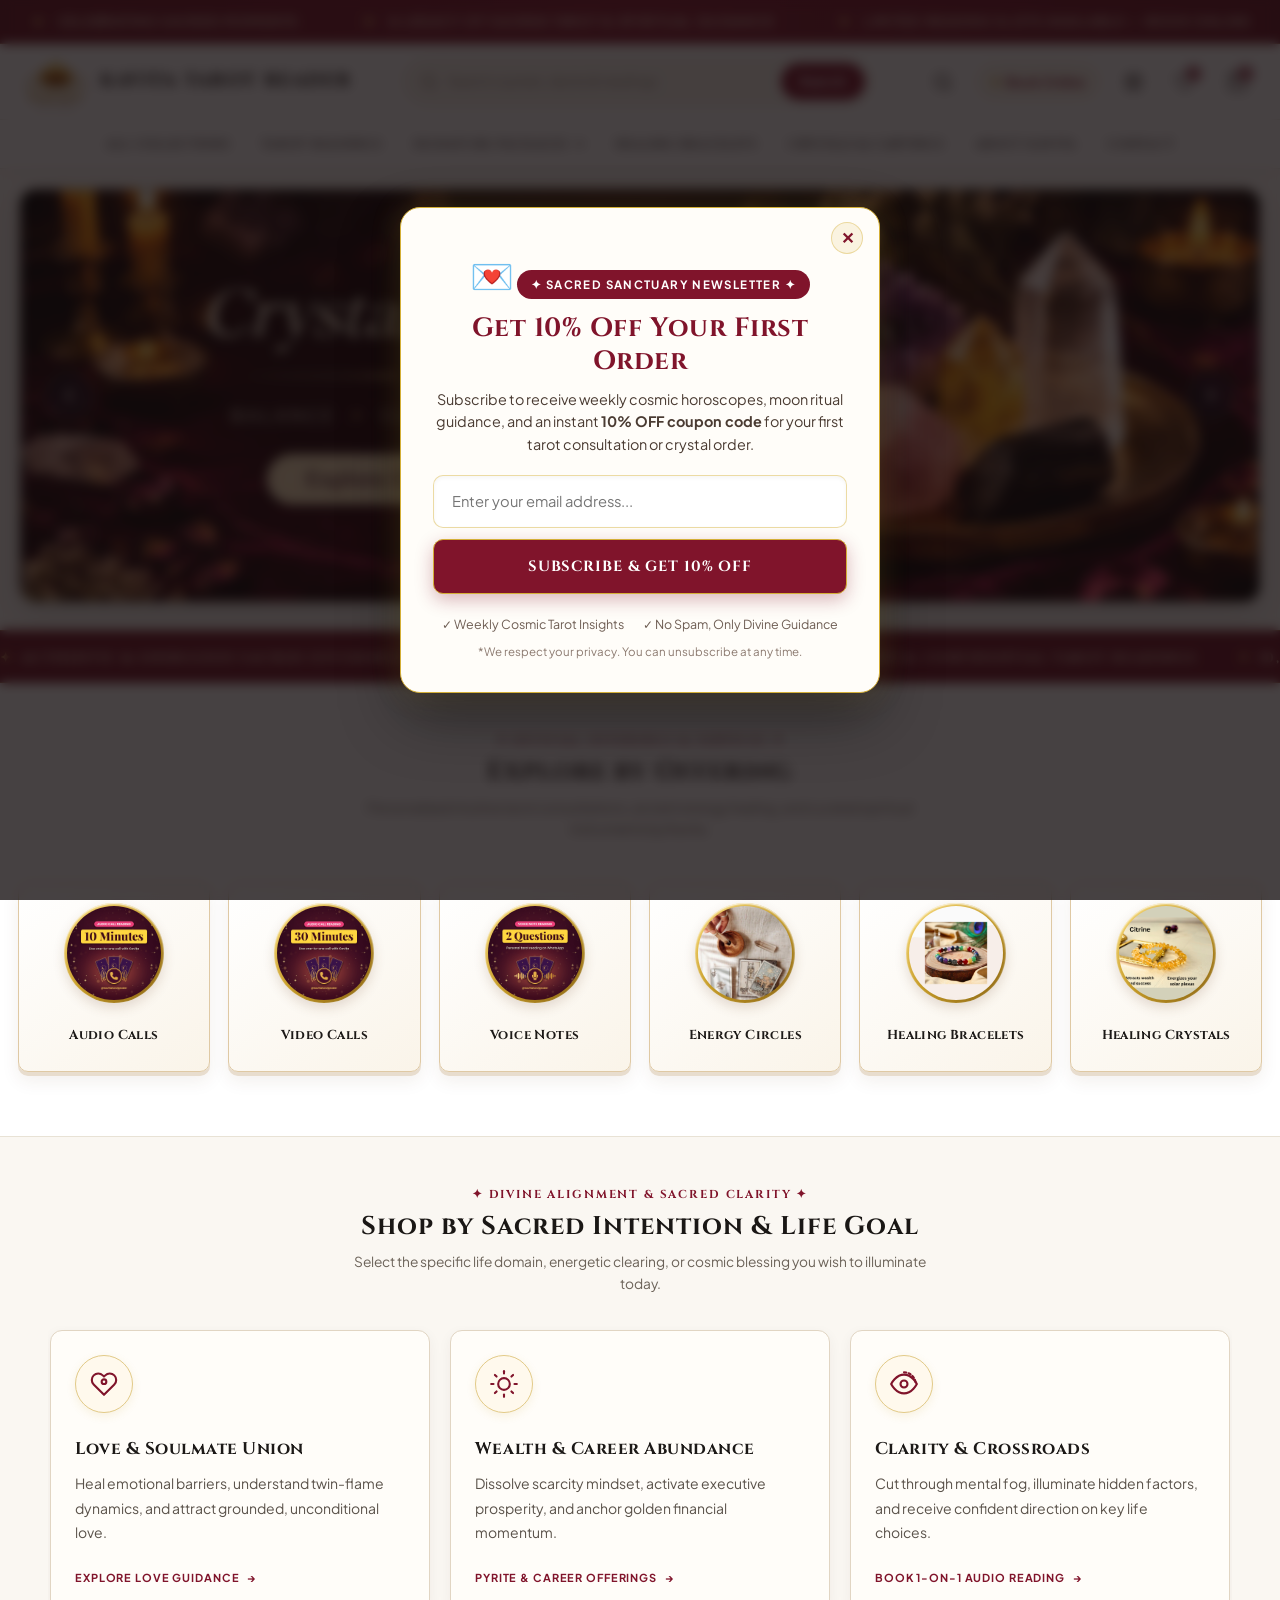
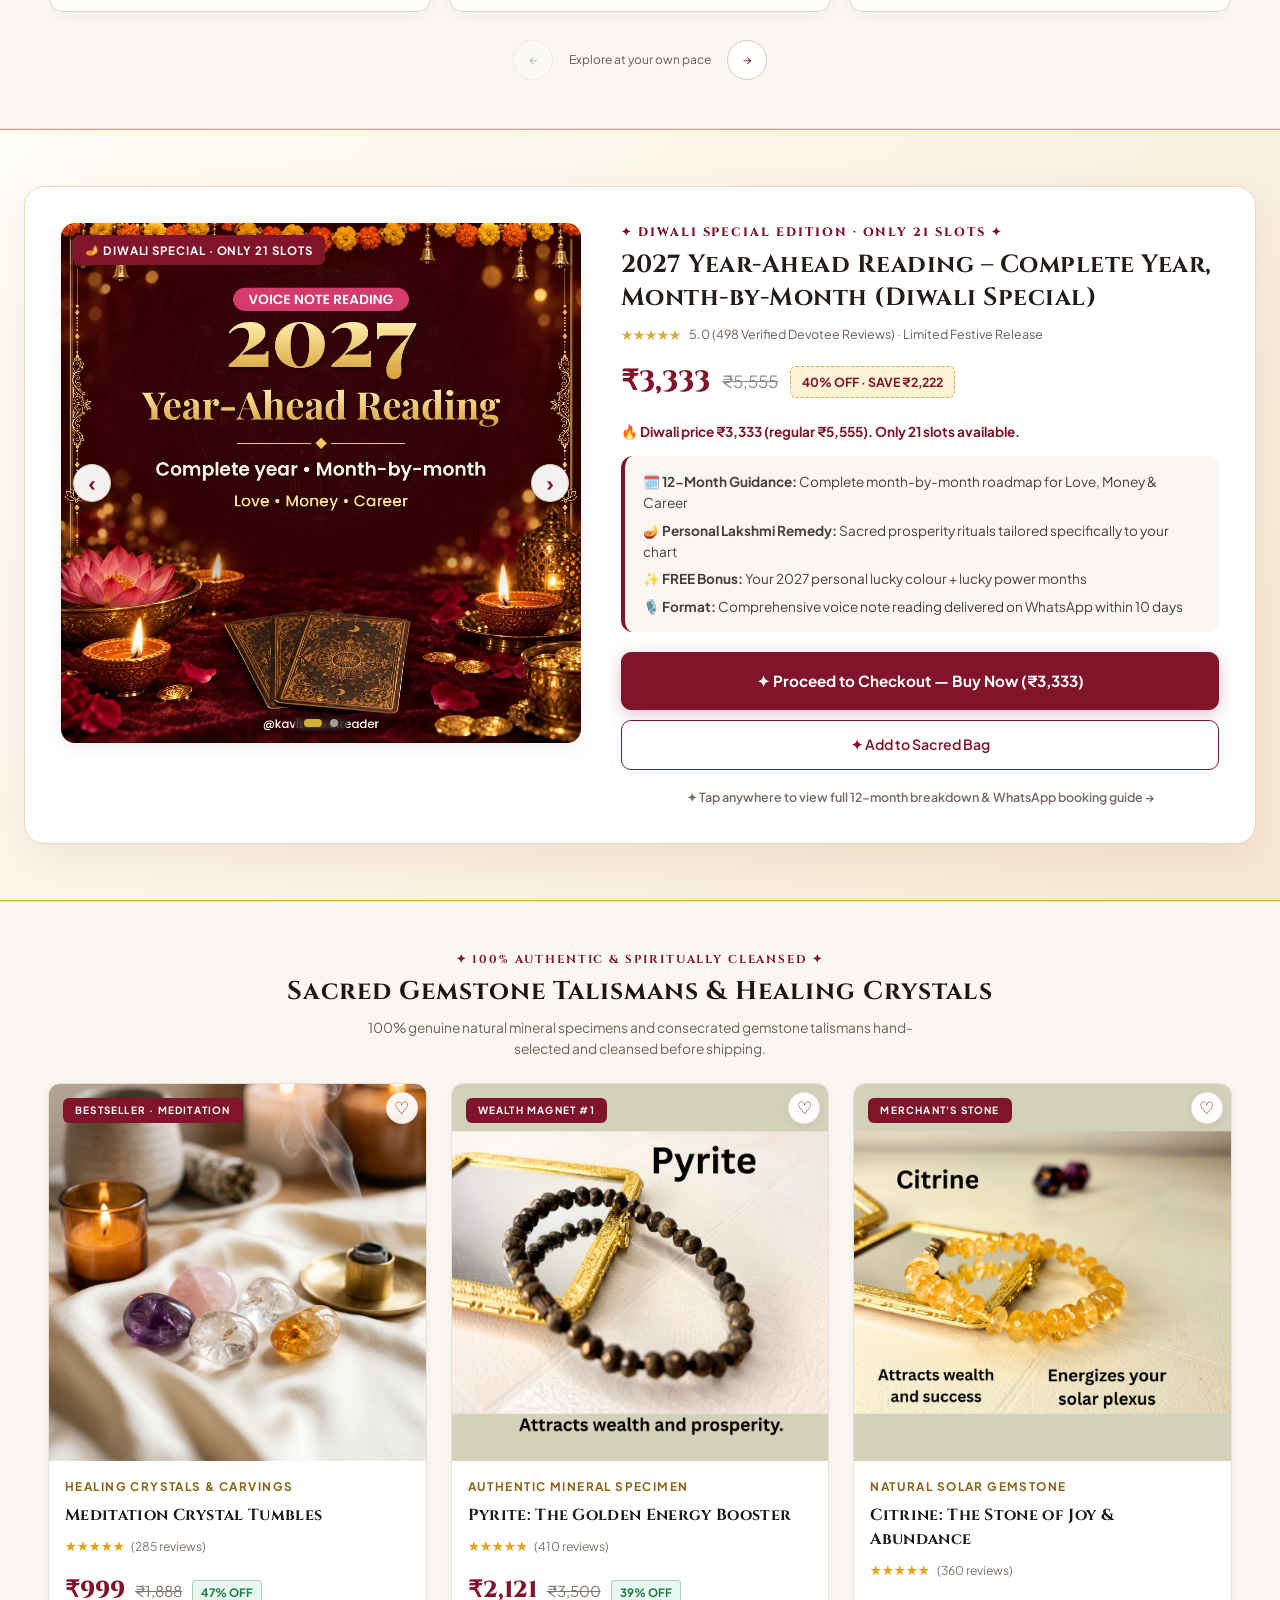
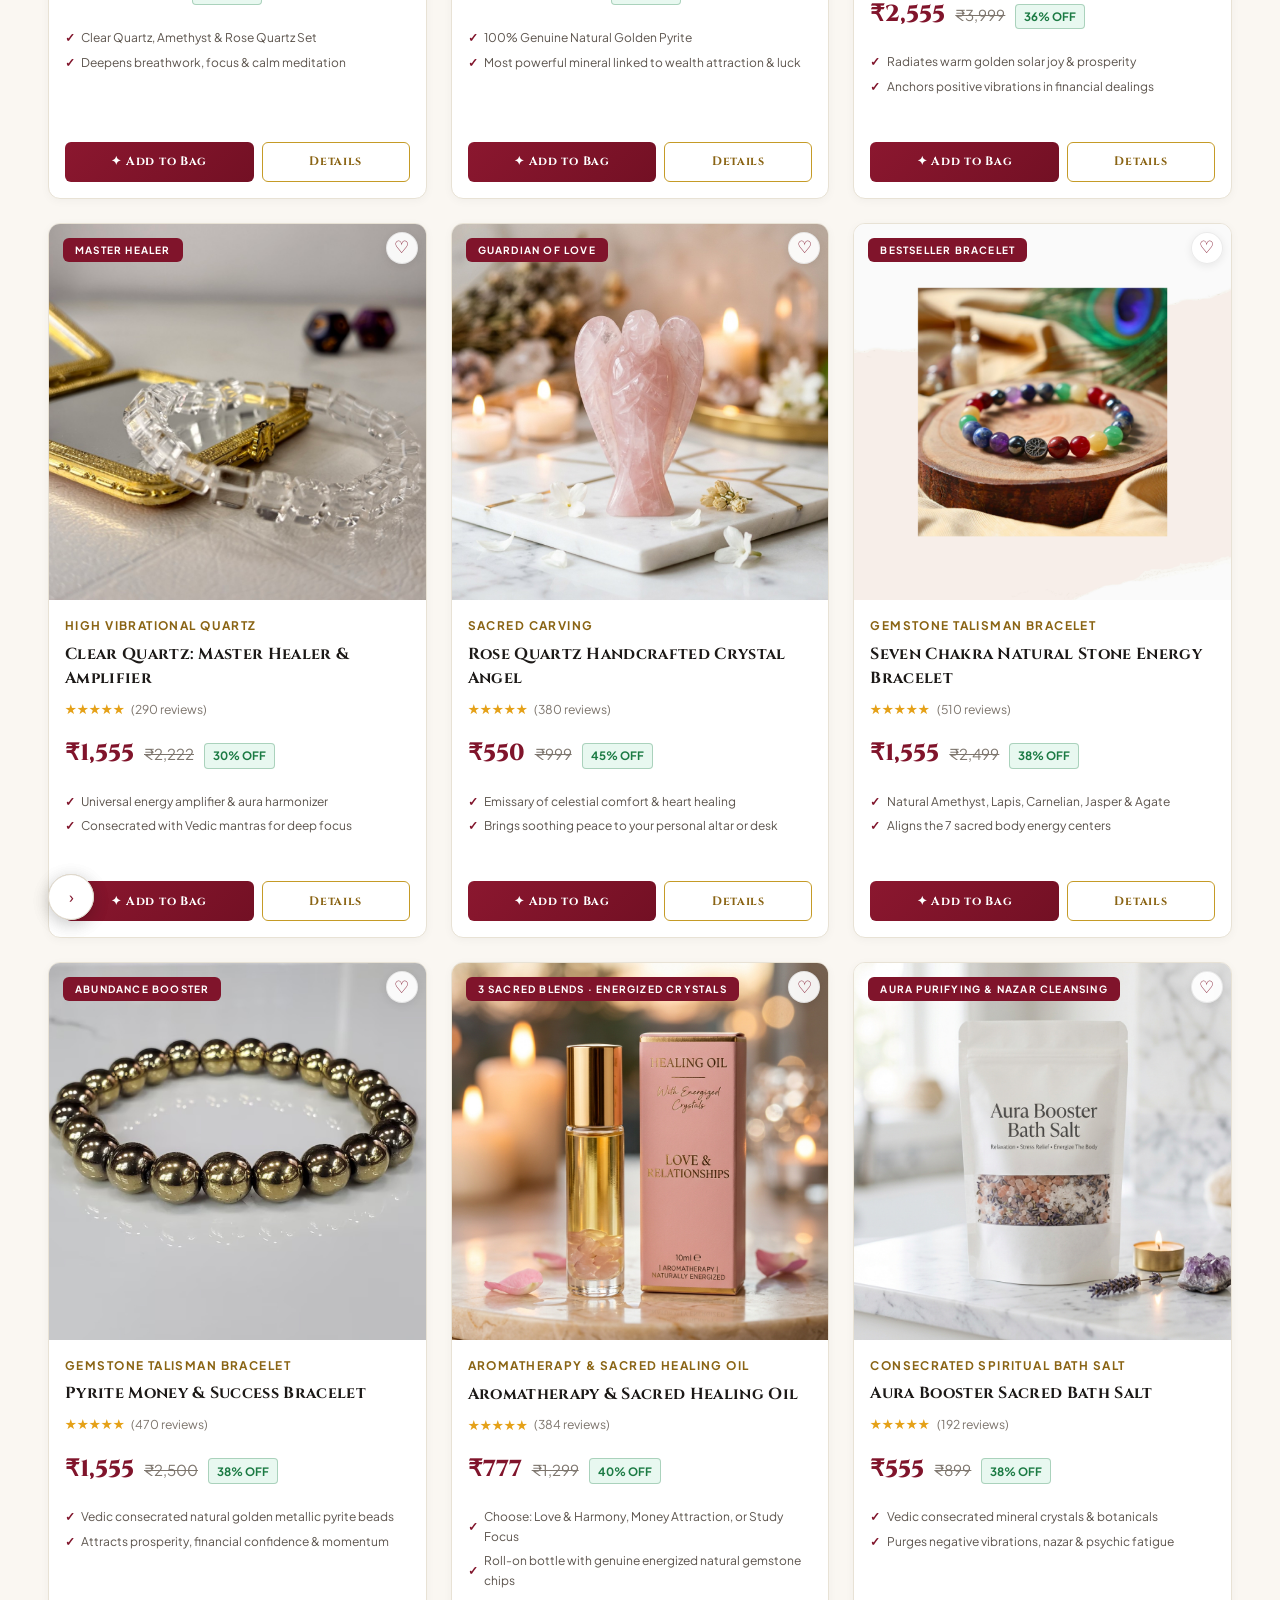
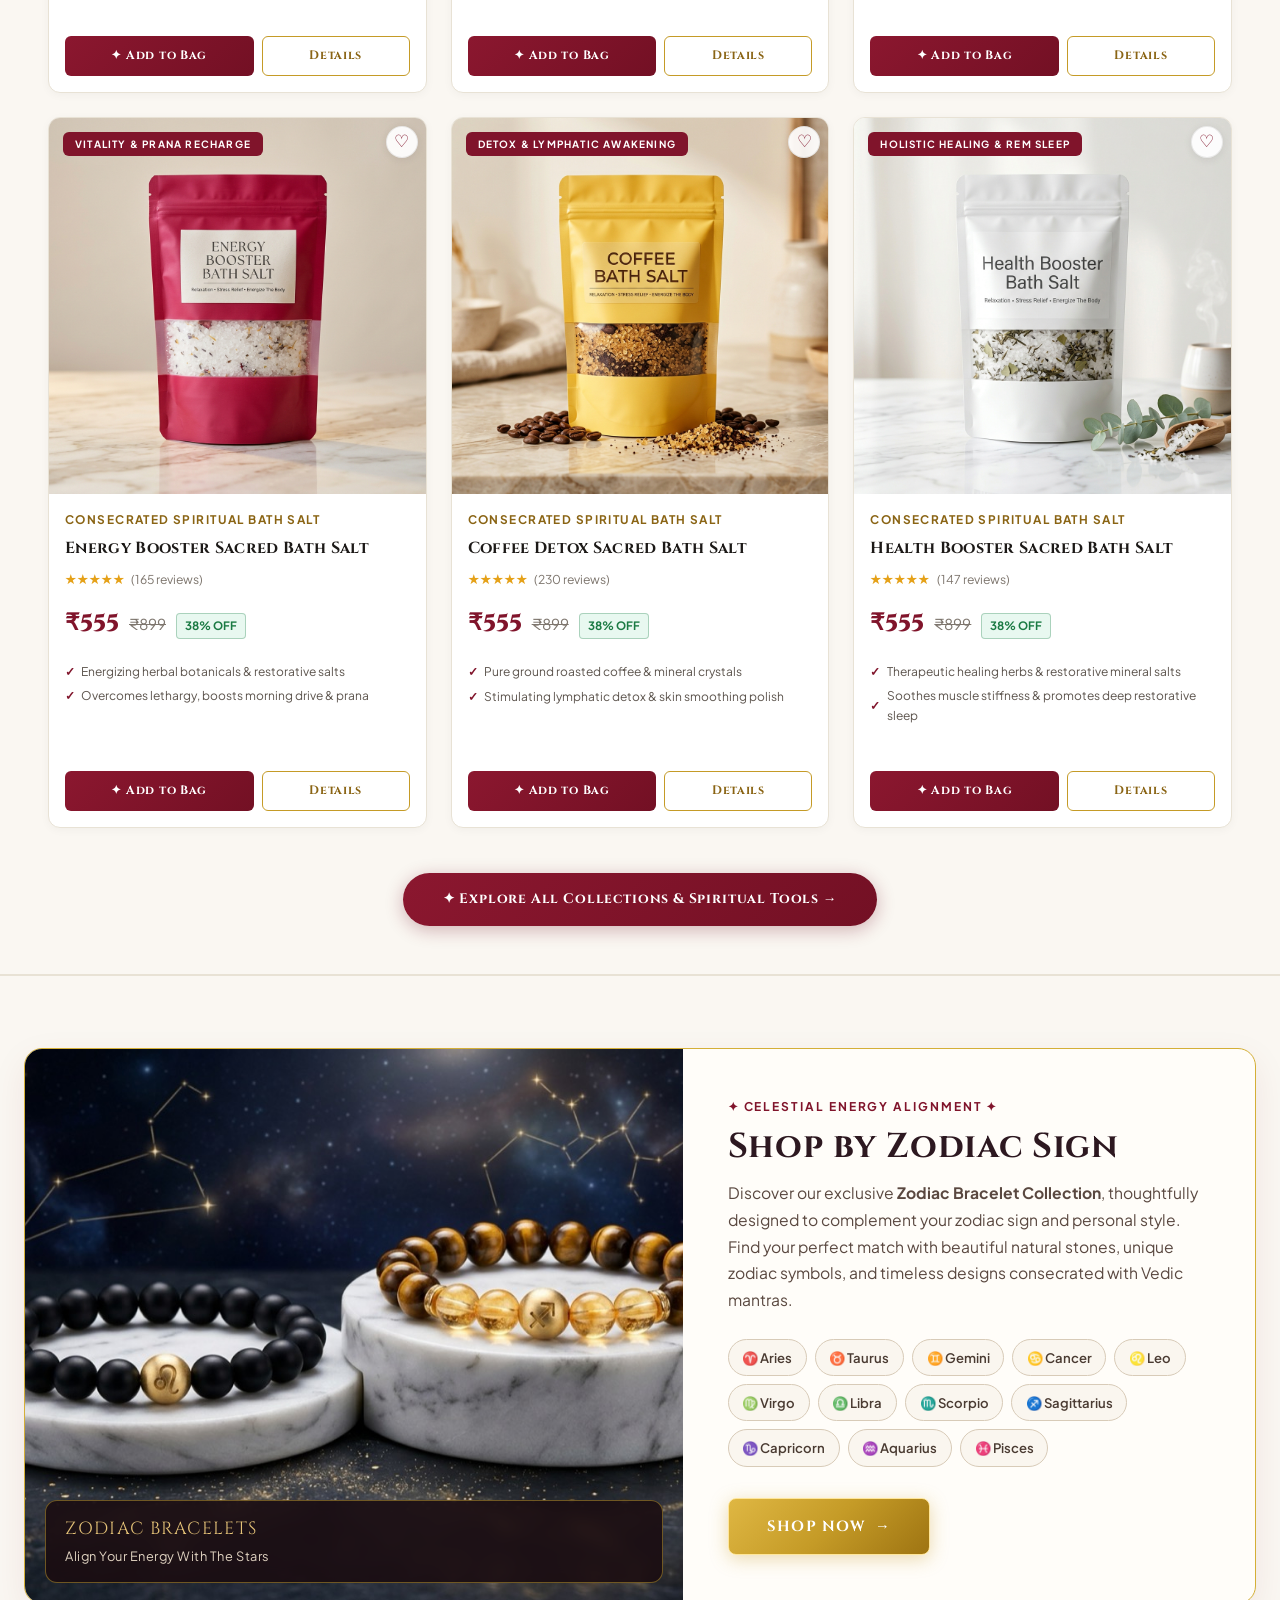
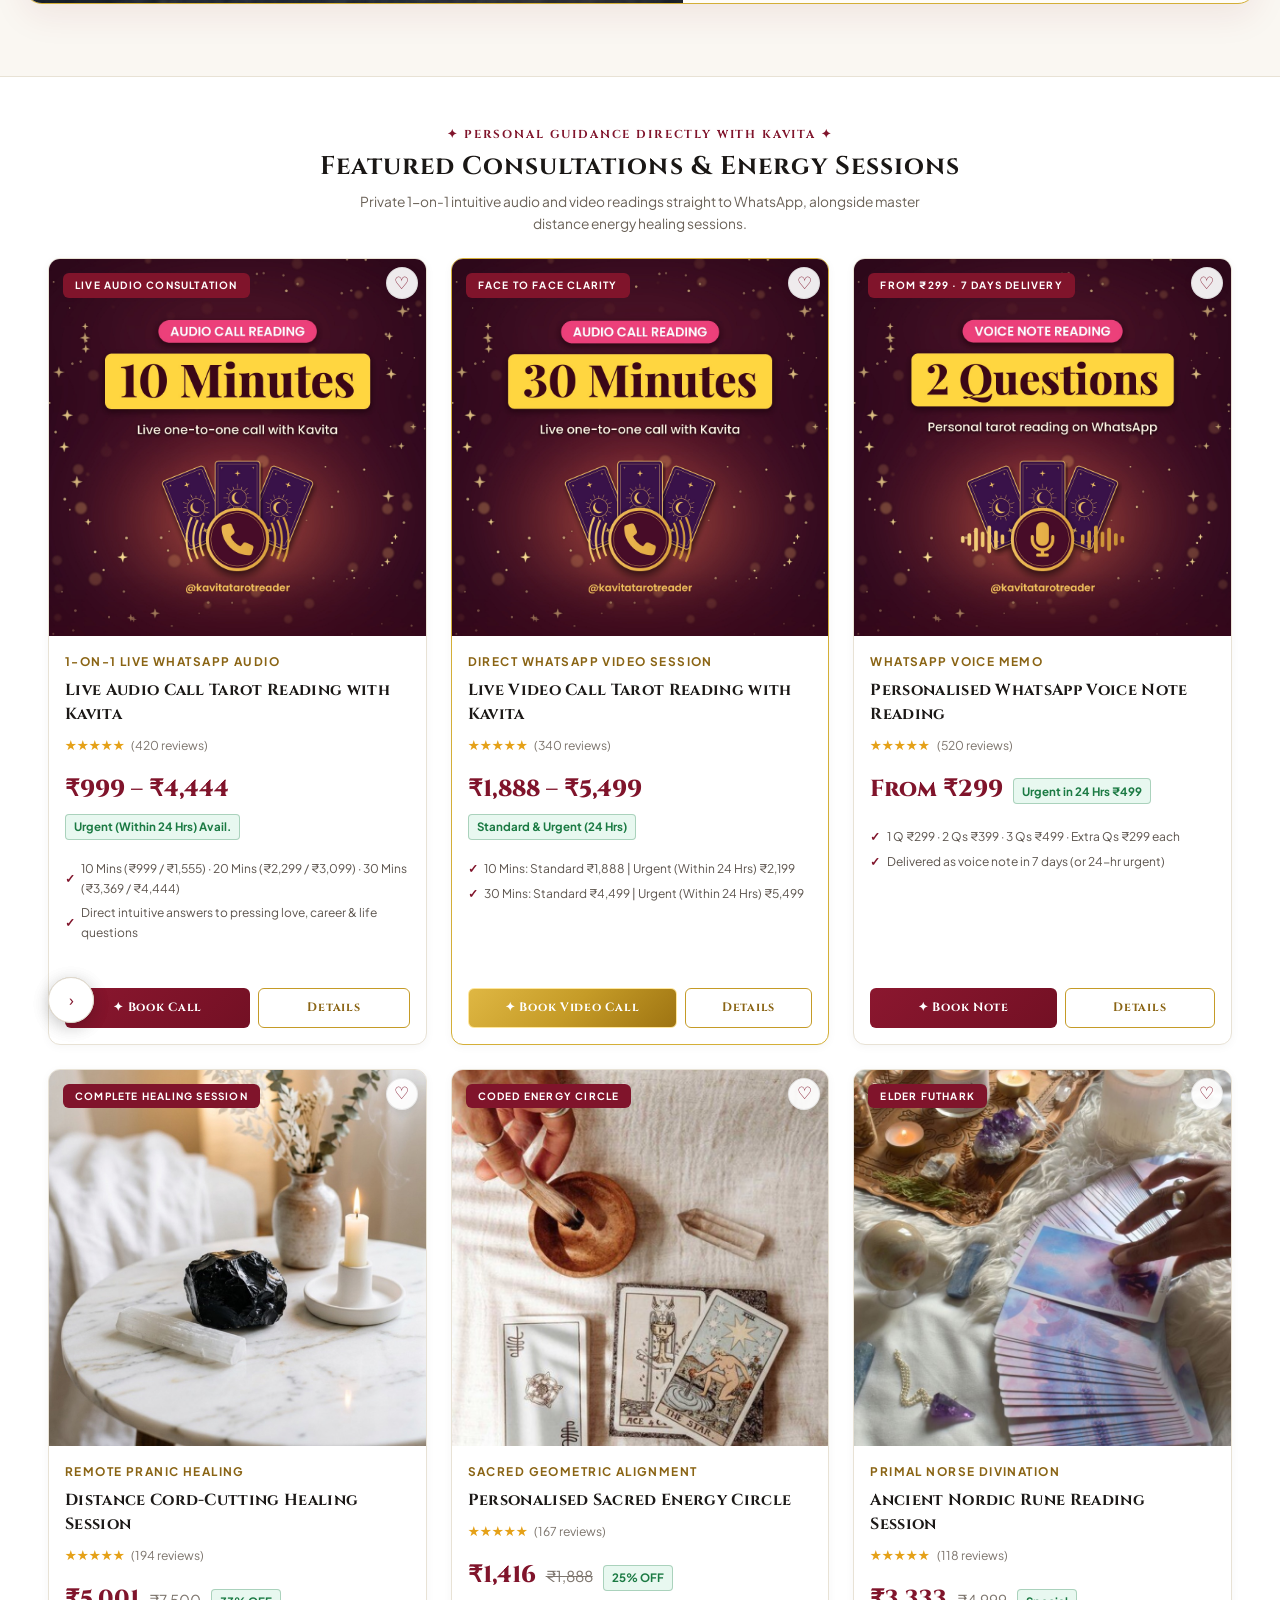
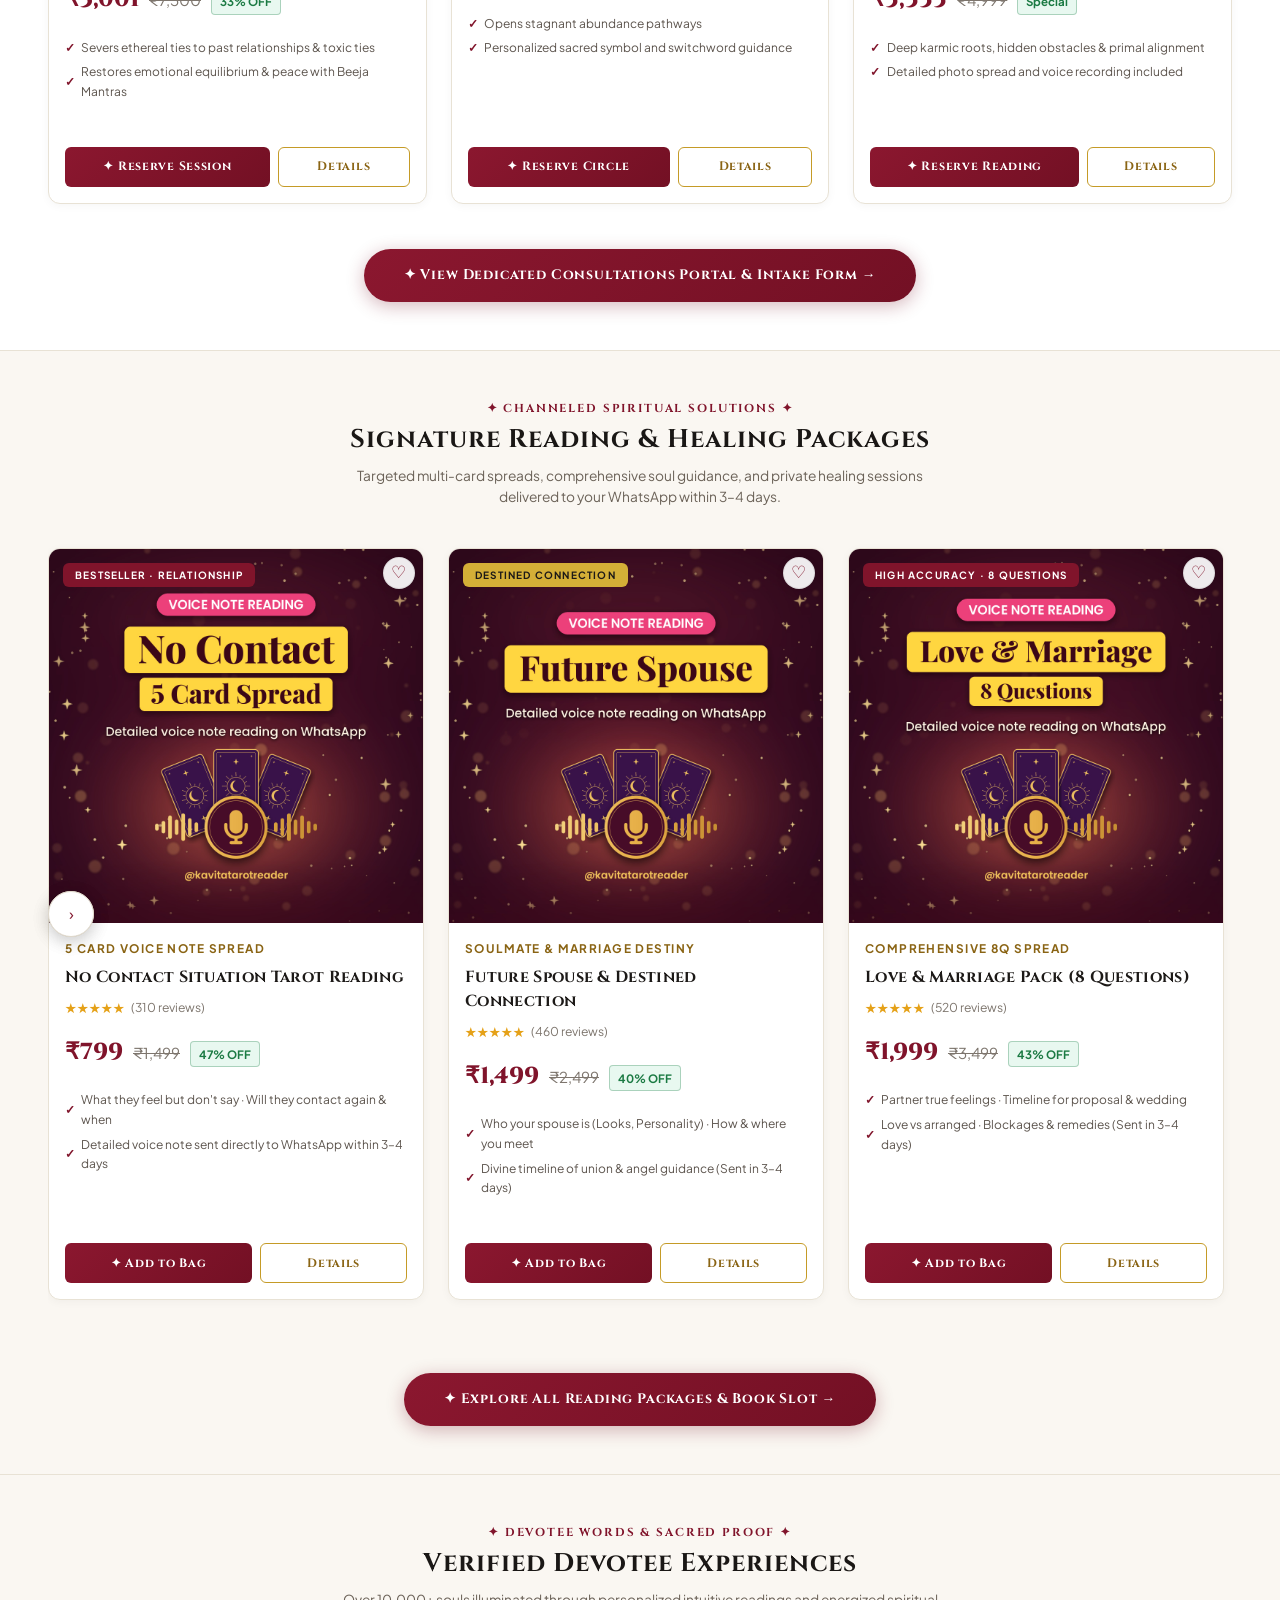
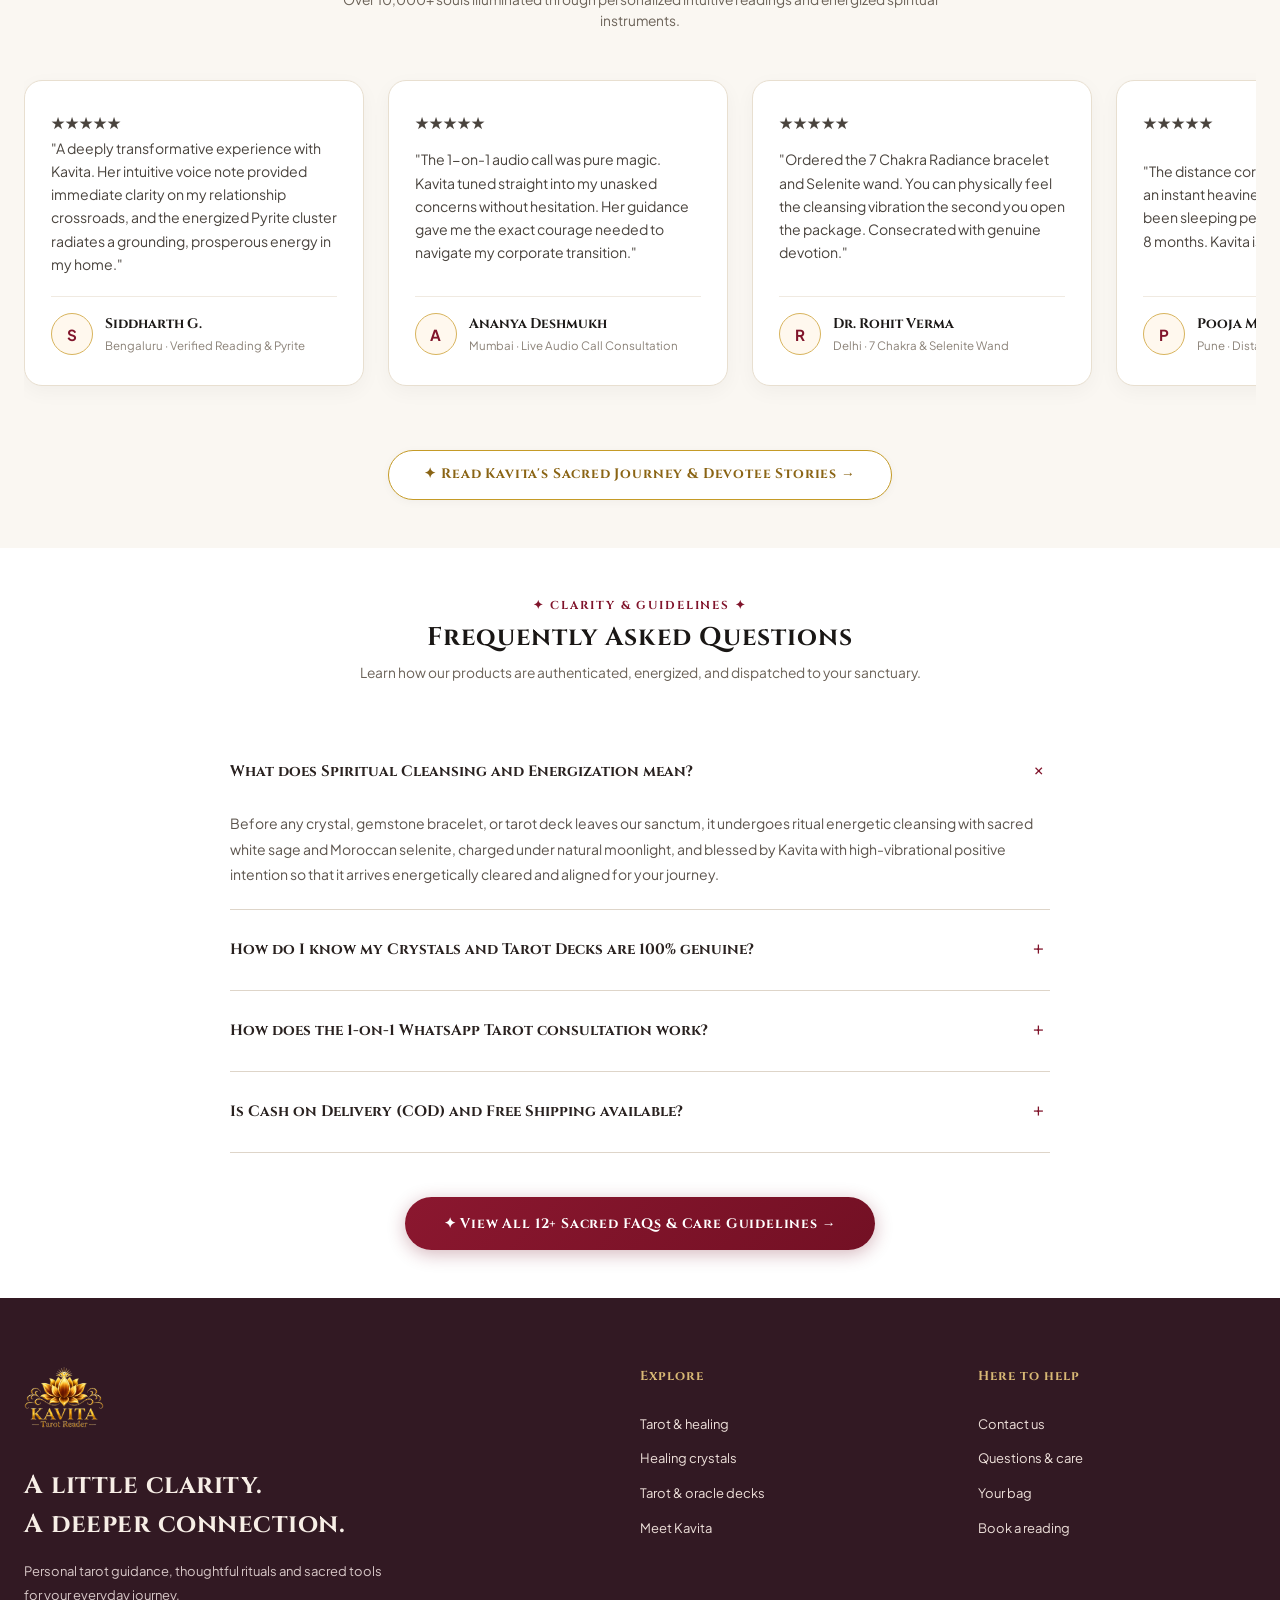
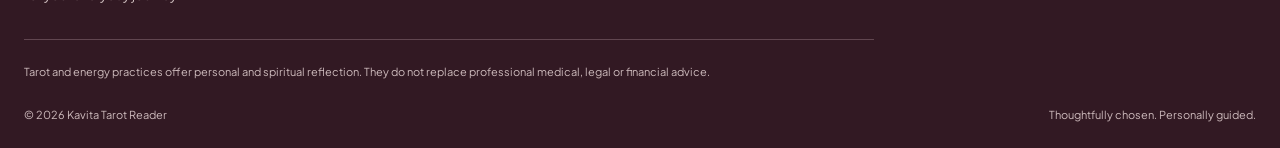
<file: index.html>
<!doctype html>
<html lang="en">
<head>
  <meta charset="utf-8">
  <meta name="viewport" content="width=device-width, initial-scale=1">
  <title>KAVITA TAROT READER — Sacred Tarot, Intuitive Guidance & Energy Healing</title>
  <!-- Favicon & Brand Icons -->
  <link rel="icon" type="image/x-icon" href="assets/favicon.ico">
  <link rel="icon" type="image/png" sizes="32x32" href="assets/kavita-favicon-32x32.png">
  <link rel="icon" type="image/png" sizes="192x192" href="assets/kavita-favicon.png">
  <link rel="apple-touch-icon" sizes="180x180" href="assets/apple-touch-icon.png">

  
  <!-- Fonts: Cinzel & Plus Jakarta Sans -->
  <link rel="preconnect" href="https://fonts.googleapis.com">
  <link rel="preconnect" href="https://fonts.gstatic.com" crossorigin>
  <link href="https://fonts.googleapis.com/css2?family=Cinzel:wght@400;600;700;900&family=Plus+Jakarta+Sans:wght@300;400;500;600;700&display=swap" rel="stylesheet">

  <!-- Shared Store Stylesheet -->
  <link rel="preload" as="style" href="assets/vanikabir.css">
  <link rel="stylesheet" href="assets/vanikabir.css">

  <!-- Preload Critical Above-The-Fold Hero Assets (<1.5s Load Time) -->
  <link rel="preload" as="image" href="assets/banner-desktop-crystal-align-3x1.jpg" media="(min-width: 768px)" fetchpriority="high">
  <link rel="preload" as="image" href="assets/banner-mobile-crystal-align-4x5.jpg" media="(max-width: 767px)" fetchpriority="high">
  <link rel="preload" as="image" href="assets/kavita-logo-gold.png" type="image/png">

  <style>
    /* =========================================================
       LUXURY COLOR PALETTE — KAVITA TAROT READER
       Light, Clean, Warm Ivory / White, Royal Maroon & Sacred Gold
    ========================================================= */
    :root {
      --m-bg-page: #FAF7F2;          /* Warm Sacred Ivory */
      --m-bg-alt: #FFFFFF;           /* Pure Crisp White */
      --m-card-bg: #FFFFFF;          /* Pure White Cards */
      --m-card-inner: #FBF9F5;       /* Soft Sand Tint */
      --m-border: #E8E2D5;           /* Delicate Warm Border */
      --m-border-gold: #D4AF37;      /* Sacred Gold Border */
      --m-text-dark: #1C1917;        /* Obsidian / Charcoal Headings */
      --m-text-body: #4A443E;        /* Warm Dark Gray Body */
      --m-text-muted: #7D756D;       /* Soft Taupe Muted */
      --m-gold: #C59B27;             /* Burnished Vedic Gold */
      --m-gold-light: #FFDF78;       /* Luminous Gold */
      --m-gold-dark: #8A6414;        /* Deep Gold Ochre */
      --m-gold-glow: rgba(197, 155, 39, 0.25);
      --m-maroon: #80142B;           /* Sacred Royal Maroon */
      --m-maroon-dark: #630E20;      /* Deep Temple Crimson */
      --m-saffron: #D35400;          /* Auspicious Saffron */
      --m-green: #1B7A43;            /* Certified Green */
      --m-shadow-sm: 0 4px 15px rgba(0, 0, 0, 0.04);
      --m-shadow-md: 0 8px 25px rgba(0, 0, 0, 0.08);
      --m-shadow-lg: 0 16px 40px rgba(0, 0, 0, 0.12);
      --font-heading: 'Cinzel', serif;
      --font-body: 'Plus Jakarta Sans', -apple-system, BlinkMacSystemFont, sans-serif;
    }

    *, *::before, *::after {
      box-sizing: border-box;
      margin: 0;
      padding: 0;
    }

    html {
      scroll-behavior: smooth;
    }

    body {
      background-color: var(--m-bg-page);
      color: var(--m-text-body);
      font-family: var(--font-body);
      line-height: 1.65;
      overflow-x: hidden;
      -webkit-font-smoothing: antialiased;
    }

    a {
      color: inherit;
      text-decoration: none;
      transition: all 0.25s ease;
    }

    h1, h2, h3, h4, h5, h6 {
      font-family: var(--font-heading);
      letter-spacing: 0.02em;
      font-weight: 700;
      color: var(--m-text-dark);
      line-height: 1.25;
    }

    .container {
      max-width: 1280px;
      margin: 0 auto;
      padding: 0 1.5rem;
    }

    /* =========================================================
       1. KAVITA TOP MARQUEE TICKER (ROYAL TEMPLE MAROON)
    ========================================================= */
    .marquee-strip {
      background: linear-gradient(90deg, #731024, #8B172F, #731024);
      border-bottom: 1px solid rgba(255, 223, 120, 0.3);
      padding: 0.65rem 0;
      overflow: hidden;
      white-space: nowrap;
      position: relative;
      font-size: 0.78rem;
      letter-spacing: 0.12em;
      text-transform: uppercase;
      color: #FFF3D6;
      font-weight: 600;
    }

    .marquee-track {
      display: inline-flex;
      animation: marqueeScroll 32s linear infinite;
    }

    .marquee-track:hover {
      animation-play-state: paused;
    }

    .marquee-item {
      display: inline-flex;
      align-items: center;
      gap: 0.65rem;
      padding: 0 2rem;
    }

    .marquee-item span.bullet {
      color: var(--m-gold-light);
      font-size: 1rem;
    }

    @keyframes marqueeScroll {
      0% { transform: translateX(0); }
      100% { transform: translateX(-50%); }
    }

    /* =========================================================
       2. CLEAN LUXURY HEADER (WHITE WITH GOLD ACCENTS)
    ========================================================= */
    .site-header {
      position: sticky;
      top: 0;
      z-index: 200;
      background: rgba(255, 255, 255, 0.98);
      backdrop-filter: blur(18px);
      -webkit-backdrop-filter: blur(18px);
      border-bottom: 1px solid var(--m-border);
      box-shadow: 0 2px 15px rgba(0, 0, 0, 0.03);
    }

    .header-inner {
      display: flex;
      align-items: center;
      justify-content: space-between;
      padding: 1rem 0;
      gap: 1.5rem;
    }

    .brand-wrap {
      display: flex;
      flex-direction: column;
    }

    .brand {
      display: flex;
      align-items: center;
      gap: 0.65rem;
      font-family: var(--font-heading);
      font-size: 1.6rem;
      font-weight: 800;
      letter-spacing: 0.12em;
      color: var(--m-text-dark);
      line-height: 1;
    }

    .brand-logo-icon {
      color: var(--m-maroon);
      font-size: 1.7rem;
    }

    .brand-tagline {
      font-size: 0.65rem;
      letter-spacing: 0.22em;
      text-transform: uppercase;
      color: var(--m-gold-dark);
      margin-top: 0.25rem;
      font-weight: 700;
    }

    .nav-menu {
      display: flex;
      gap: 1.6rem;
      list-style: none;
      align-items: center;
    }

    .nav-item {
      position: relative;
    }

    .nav-link {
      font-family: var(--font-heading);
      font-size: 0.84rem;
      letter-spacing: 0.06em;
      color: #332E2A;
      padding: 0.6rem 0;
      position: relative;
      font-weight: 600;
      display: inline-flex;
      align-items: center;
      gap: 0.3rem;
    }

    .nav-link::after {
      content: '';
      position: absolute;
      bottom: -2px;
      left: 0;
      width: 0;
      height: 2px;
      background: var(--m-maroon);
      transition: width 0.25s ease;
    }

    .nav-link:hover, .nav-link.active {
      color: var(--m-maroon);
    }

    .nav-link:hover::after, .nav-link.active::after {
      width: 100%;
    }

    /* Multi-level Navigation Dropdowns */
    .nav-dropdown {
      position: absolute;
      top: 100%;
      left: -20px;
      background: #FFFFFF;
      border: 1px solid var(--m-border);
      border-radius: 12px;
      box-shadow: 0 10px 30px rgba(0, 0, 0, 0.1);
      padding: 0.8rem 0;
      min-width: 250px;
      opacity: 0;
      visibility: hidden;
      transform: translateY(10px);
      transition: all 0.25s ease;
      z-index: 350;
      list-style: none;
    }

    .nav-item:hover .nav-dropdown {
      opacity: 1;
      visibility: visible;
      transform: translateY(0);
    }

    .dropdown-link {
      display: block;
      padding: 0.55rem 1.4rem;
      font-size: 0.85rem;
      color: var(--m-text-body);
      font-weight: 600;
      transition: all 0.2s ease;
    }

    .dropdown-link:hover {
      background: #FDF9F3;
      color: var(--m-maroon);
      padding-left: 1.7rem;
    }

    .header-actions {
      display: flex;
      align-items: center;
      gap: 0.9rem;
    }

    .search-pill-btn {
      background: #F4EFE6;
      border: 1px solid var(--m-border);
      border-radius: 999px;
      padding: 0.5rem 1.1rem;
      color: var(--m-text-muted);
      font-size: 0.8rem;
      display: flex;
      align-items: center;
      gap: 0.5rem;
      cursor: pointer;
      transition: all 0.25s ease;
      font-weight: 500;
    }

    .search-pill-btn:hover {
      border-color: var(--m-gold);
      color: var(--m-text-dark);
      background: #FFFBF4;
      box-shadow: 0 2px 10px rgba(0,0,0,0.05);
    }

    .cart-btn {
      background: #FFFDF9;
      border: 1.5px solid var(--m-gold);
      color: var(--m-text-dark);
      padding: 0.5rem 1.15rem;
      border-radius: 999px;
      display: flex;
      align-items: center;
      gap: 0.65rem;
      cursor: pointer;
      font-size: 0.84rem;
      font-family: var(--font-heading);
      font-weight: 700;
      transition: all 0.25s ease;
      box-shadow: 0 2px 8px rgba(0, 0, 0, 0.04);
    }

    .cart-btn:hover {
      background: var(--m-maroon);
      color: #FFFFFF;
      border-color: var(--m-maroon);
      transform: translateY(-1px);
    }

    .cart-btn:hover .cart-badge {
      background: #FFFFFF;
      color: var(--m-maroon);
    }

    .cart-badge {
      background: var(--m-maroon);
      color: #FFFFFF;
      border-radius: 50%;
      width: 20px;
      height: 20px;
      display: inline-flex;
      align-items: center;
      justify-content: center;
      font-weight: 800;
      font-size: 0.72rem;
      transition: all 0.25s ease;
    }

    /* Common Buttons */
    .btn {
      display: inline-flex;
      align-items: center;
      justify-content: center;
      gap: 0.55rem;
      padding: 0.82rem 1.8rem;
      border-radius: 999px;
      font-family: var(--font-heading);
      font-size: 0.86rem;
      font-weight: 700;
      letter-spacing: 0.06em;
      cursor: pointer;
      transition: all 0.3s cubic-bezier(0.16, 1, 0.3, 1);
      border: none;
    }

    .btn-gold {
      background: linear-gradient(135deg, #DFB743 0%, #C59B27 50%, #9E7412 100%);
      color: #FFFFFF;
      border: 1px solid #FFE699;
      box-shadow: 0 4px 18px rgba(197, 155, 39, 0.35);
    }

    .btn-gold:hover {
      transform: translateY(-2px);
      box-shadow: 0 8px 25px rgba(197, 155, 39, 0.55);
      filter: brightness(1.05);
    }

    .btn-maroon {
      background: linear-gradient(135deg, #8B172F 0%, #731024 100%);
      color: #FFFFFF;
      box-shadow: 0 4px 18px rgba(115, 16, 36, 0.3);
    }

    .btn-maroon:hover {
      transform: translateY(-2px);
      box-shadow: 0 8px 25px rgba(115, 16, 36, 0.45);
      filter: brightness(1.08);
    }

    .btn-outline {
      background: #FFFFFF;
      color: var(--m-gold-dark);
      border: 1.5px solid var(--m-gold);
      box-shadow: 0 2px 10px rgba(0, 0, 0, 0.04);
    }

    .btn-outline:hover {
      background: #FFF9EB;
      color: var(--m-maroon);
      border-color: var(--m-maroon);
      transform: translateY(-2px);
    }

    /* =========================================================
       3. HERO BANNER — WARM IVORY & LUMINOUS GOLD
    ========================================================= */
    .hero {
      position: relative;
      padding: 5.5rem 1.5rem 5rem;
      background: radial-gradient(circle at 50% 15%, rgba(212, 175, 55, 0.12) 0%, rgba(250, 247, 242, 0.98) 75%),
                  linear-gradient(180deg, #FFFFFF 0%, #FAF7F2 100%);
      border-bottom: 1px solid var(--m-border);
      text-align: center;
      overflow: hidden;
    }

    .hero-eyebrow {
      display: inline-flex;
      align-items: center;
      gap: 0.6rem;
      padding: 0.45rem 1.4rem;
      border-radius: 999px;
      background: #FFF8EA;
      border: 1px solid var(--m-gold);
      color: var(--m-gold-dark);
      font-size: 0.78rem;
      letter-spacing: 0.18em;
      text-transform: uppercase;
      font-weight: 700;
      margin-bottom: 1.6rem;
      box-shadow: 0 2px 12px rgba(197, 155, 39, 0.15);
    }

    .hero-title {
      font-size: clamp(2.4rem, 5.2vw, 4.2rem);
      line-height: 1.18;
      max-width: 1020px;
      margin: 0 auto 1.3rem;
      color: var(--m-text-dark);
      letter-spacing: -0.01em;
    }

    .hero-title span.gold-gradient {
      background: linear-gradient(135deg, #1C1917 0%, #80142B 60%, #C59B27 100%);
      -webkit-background-clip: text;
      -webkit-text-fill-color: transparent;
    }

    .hero-subtitle {
      font-size: 1.15rem;
      color: #5C544D;
      max-width: 760px;
      margin: 0 auto 2.5rem;
      line-height: 1.7;
      font-weight: 400;
    }

    .hero-ctas {
      display: flex;
      justify-content: center;
      gap: 1.2rem;
      flex-wrap: wrap;
      margin-bottom: 3.5rem;
    }

    /* 4 Pillars of Sacred Trust */
    .hero-trust-grid {
      display: grid;
      grid-template-columns: repeat(auto-fit, minmax(230px, 1fr));
      gap: 1.3rem;
      background: #FFFFFF;
      border: 1px solid var(--m-border);
      border-radius: 18px;
      padding: 1.8rem 2.2rem;
      max-width: 1140px;
      margin: 0 auto;
      box-shadow: var(--m-shadow-sm);
    }

    .trust-card {
      display: flex;
      align-items: center;
      gap: 1rem;
      text-align: left;
    }

    .trust-badge-icon {
      width: 48px;
      height: 48px;
      border-radius: 12px;
      background: #FFF8EA;
      border: 1px solid var(--m-gold);
      display: flex;
      align-items: center;
      justify-content: center;
      font-size: 1.5rem;
      color: var(--m-gold-dark);
      flex-shrink: 0;
    }

    .trust-card h5 {
      font-size: 0.94rem;
      color: var(--m-text-dark);
      margin-bottom: 0.15rem;
      font-weight: 700;
    }

    .trust-card p {
      font-size: 0.78rem;
      color: var(--m-text-muted);
      line-height: 1.35;
    }

    /* =========================================================
       4. KAVITA CIRCULAR CATEGORY NAVIGATION
    ========================================================= */
    .section-wrap {
      padding: 5.5rem 1.5rem;
      position: relative;
    }

    .section-header {
      text-align: center;
      margin-bottom: 3.2rem;
    }

    .section-kicker {
      font-size: 0.8rem;
      letter-spacing: 0.22em;
      color: var(--m-maroon);
      text-transform: uppercase;
      margin-bottom: 0.5rem;
      font-weight: 700;
      display: flex;
      align-items: center;
      justify-content: center;
      gap: 0.6rem;
    }

    .section-title {
      font-size: clamp(1.25rem, 2.2vw, 1.65rem);
      color: var(--m-text-dark);
      margin-bottom: 0.45rem;
      letter-spacing: 0.03em;
    }

    .section-sub {
      color: var(--m-text-muted);
      max-width: 620px;
      margin: 0 auto;
      font-size: 0.88rem;
      line-height: 1.55;
    }

    .categories-circle-row {
      display: flex;
      justify-content: center;
      gap: 2rem;
      flex-wrap: wrap;
      margin-top: 2rem;
    }

    .cat-circle-card {
      display: flex;
      flex-direction: column;
      align-items: center;
      gap: 0.85rem;
      cursor: pointer;
      width: 135px;
      text-align: center;
      transition: transform 0.3s cubic-bezier(0.16, 1, 0.3, 1);
    }

    .cat-circle-card:hover {
      transform: translateY(-6px);
    }

    .cat-circle-avatar-wrap {
      width: 96px;
      height: 96px;
      border-radius: 50%;
      padding: 3px;
      background: linear-gradient(135deg, #FFDF78, #C59B27, #8A6414);
      box-shadow: 0 4px 15px rgba(197, 155, 39, 0.25);
      transition: all 0.35s ease;
    }

    .cat-circle-card:hover .cat-circle-avatar-wrap {
      box-shadow: 0 6px 22px rgba(197, 155, 39, 0.5);
      transform: scale(1.05);
    }

    .cat-circle-img {
      width: 100%;
      height: 100%;
      border-radius: 50%;
      object-fit: cover;
      background: #F4EFE6;
      display: block;
    }

    .cat-circle-name {
      font-family: var(--font-heading);
      font-size: 0.86rem;
      font-weight: 700;
      color: var(--m-text-dark);
      letter-spacing: 0.03em;
      line-height: 1.3;
    }

    /* =========================================================
       5. KAVITA SACRED INTENTIONS & LIFE GUIDANCE
    ========================================================= */
    .concerns-grid {
      display: grid;
      grid-template-columns: repeat(auto-fit, minmax(185px, 1fr));
      gap: 1.3rem;
      margin-top: 2.5rem;
    }

    .concern-card {
      background: #FFFFFF;
      border: 1px solid var(--m-border);
      border-radius: 18px;
      padding: 1.8rem 1.2rem;
      text-align: center;
      cursor: pointer;
      transition: all 0.35s cubic-bezier(0.16, 1, 0.3, 1);
      position: relative;
      overflow: hidden;
      box-shadow: var(--m-shadow-sm);
    }

    .concern-card:hover {
      transform: translateY(-6px);
      border-color: var(--m-gold);
      box-shadow: 0 10px 25px rgba(197, 155, 39, 0.2);
      background: #FFFDF9;
    }

    .concern-icon {
      font-size: 2.4rem;
      margin-bottom: 0.8rem;
    }

    .concern-title {
      font-family: var(--font-heading);
      font-size: 1.05rem;
      color: var(--m-text-dark);
      margin-bottom: 0.35rem;
      font-weight: 700;
    }

    .concern-tagline {
      font-size: 0.74rem;
      color: var(--m-gold-dark);
      text-transform: uppercase;
      letter-spacing: 0.08em;
      line-height: 1.4;
      font-weight: 600;
    }

    /* =========================================================
       6. FEATURED 1-ON-1 CONSULTATIONS SLIDER
    ========================================================= */
    .spotlight-banner {
      background: linear-gradient(135deg, #FFFFFF 0%, #FDFBF7 100%);
      border: 2px solid var(--m-gold);
      border-radius: 24px;
      padding: 3.5rem 3rem;
      display: grid;
      grid-template-columns: 1fr 1.1fr;
      gap: 3.5rem;
      align-items: center;
      box-shadow: 0 15px 40px rgba(197, 155, 39, 0.15);
      margin: 4rem auto 0;
      max-width: 1200px;
      position: relative;
      overflow: hidden;
    }

    .spotlight-badge {
      display: inline-block;
      background: var(--m-maroon);
      color: #fff;
      font-weight: 700;
      font-size: 0.75rem;
      letter-spacing: 0.12em;
      text-transform: uppercase;
      padding: 0.35rem 0.95rem;
      border-radius: 4px;
      margin-bottom: 1rem;
    }

    .spotlight-title {
      font-size: clamp(1.8rem, 3.2vw, 2.6rem);
      color: var(--m-text-dark);
      margin-bottom: 1rem;
      line-height: 1.25;
    }

    .spotlight-desc {
      color: #5C544D;
      font-size: 1rem;
      line-height: 1.7;
      margin-bottom: 1.8rem;
    }

    .spotlight-features {
      list-style: none;
      margin-bottom: 2rem;
    }

    .spotlight-features li {
      display: flex;
      align-items: center;
      gap: 0.6rem;
      font-size: 0.92rem;
      color: var(--m-text-dark);
      margin-bottom: 0.5rem;
      font-weight: 500;
    }

    .spotlight-features li span {
      color: var(--m-maroon);
      font-weight: bold;
    }

    .spotlight-price-row {
      display: flex;
      align-items: baseline;
      gap: 1.2rem;
      margin-bottom: 2rem;
    }

    .spotlight-price {
      font-family: var(--font-heading);
      font-size: 2.2rem;
      color: var(--m-maroon);
      font-weight: 800;
    }

    .spotlight-compare {
      text-decoration: line-through;
      color: var(--m-text-muted);
      font-size: 1.2rem;
    }

    .spotlight-save {
      background: #E8F8F0;
      border: 1px solid var(--m-green);
      color: var(--m-green);
      padding: 0.25rem 0.75rem;
      border-radius: 999px;
      font-size: 0.8rem;
      font-weight: 700;
    }

    .spotlight-img-wrap {
      position: relative;
      border-radius: 18px;
      overflow: hidden;
      border: 1px solid var(--m-border);
      box-shadow: var(--m-shadow-md);
      max-height: 440px;
    }

    .spotlight-img {
      width: 100%;
      height: 100%;
      object-fit: cover;
      display: block;
      transition: transform 0.6s ease;
    }

    .spotlight-banner:hover .spotlight-img {
      transform: scale(1.04);
    }

    /* =========================================================
       7. CURATED CRYSTALS & DECKS SLIDER
    ========================================================= */
    .filter-tab-bar {
      display: flex;
      justify-content: center;
      gap: 0.85rem;
      flex-wrap: wrap;
      margin-bottom: 3rem;
    }

    .filter-pill {
      background: #FFFFFF;
      border: 1px solid var(--m-border);
      padding: 0.55rem 1.4rem;
      border-radius: 999px;
      color: #5C544D;
      font-family: var(--font-heading);
      font-size: 0.84rem;
      font-weight: 700;
      cursor: pointer;
      transition: all 0.25s ease;
      box-shadow: 0 2px 8px rgba(0, 0, 0, 0.03);
    }

    .filter-pill.active, .filter-pill:hover {
      background: var(--m-maroon);
      color: #FFFFFF;
      border-color: var(--m-maroon);
      box-shadow: 0 4px 15px rgba(115, 16, 36, 0.25);
    }

    .products-grid {
      display: grid;
      grid-template-columns: repeat(auto-fill, minmax(280px, 1fr));
      gap: 2.2rem;
    }

    .product-card {
      background: #FFFFFF;
      border: 1px solid var(--m-border);
      border-radius: 18px;
      overflow: hidden;
      display: flex;
      flex-direction: column;
      justify-content: space-between;
      transition: all 0.35s cubic-bezier(0.16, 1, 0.3, 1);
      position: relative;
      box-shadow: var(--m-shadow-sm);
    }

    .product-card:hover {
      transform: translateY(-7px);
      border-color: var(--m-gold);
      box-shadow: 0 15px 35px rgba(0, 0, 0, 0.09);
    }

    .product-media {
      height: 270px;
      position: relative;
      overflow: hidden;
      background: #F7F4EE;
    }

    .product-img {
      width: 100%;
      height: 100%;
      object-fit: cover;
      display: block;
      transition: transform 0.6s cubic-bezier(0.16, 1, 0.3, 1);
    }

    .product-card:hover .product-img {
      transform: scale(1.07);
    }

    .product-badge-flag {
      position: absolute;
      top: 14px;
      left: 14px;
      background: var(--m-maroon);
      color: #FFFFFF;
      padding: 0.25rem 0.75rem;
      border-radius: 6px;
      font-size: 0.7rem;
      letter-spacing: 0.12em;
      text-transform: uppercase;
      font-weight: 700;
      z-index: 2;
    }

    .product-quick-view-btn {
      position: absolute;
      bottom: -45px;
      left: 50%;
      transform: translateX(-50%);
      background: #FFFFFF;
      border: 1px solid var(--m-border);
      color: var(--m-text-dark);
      padding: 0.45rem 1.1rem;
      border-radius: 999px;
      font-size: 0.78rem;
      font-family: var(--font-heading);
      letter-spacing: 0.06em;
      font-weight: 700;
      cursor: pointer;
      transition: all 0.3s ease;
      white-space: nowrap;
      z-index: 2;
      box-shadow: 0 4px 15px rgba(0, 0, 0, 0.1);
    }

    .product-card:hover .product-quick-view-btn {
      bottom: 15px;
    }

    .product-quick-view-btn:hover {
      background: var(--m-maroon);
      color: #FFFFFF;
      border-color: var(--m-maroon);
    }

    .product-info-wrap {
      padding: 1.5rem;
      flex: 1;
      display: flex;
      flex-direction: column;
      justify-content: space-between;
    }

    .product-category-sub {
      font-size: 0.74rem;
      color: var(--m-gold-dark);
      letter-spacing: 0.12em;
      text-transform: uppercase;
      margin-bottom: 0.4rem;
      font-weight: 700;
    }

    .product-title {
      font-size: 1.12rem;
      color: var(--m-text-dark);
      margin-bottom: 0.5rem;
      font-weight: 700;
      line-height: 1.4;
    }

    .product-reviews-stars {
      display: flex;
      align-items: center;
      gap: 0.4rem;
      font-size: 0.82rem;
      color: #E5A118;
      margin-bottom: 0.9rem;
    }

    .product-reviews-count {
      color: var(--m-text-muted);
      font-size: 0.76rem;
    }

    .product-pricing-row {
      display: flex;
      align-items: baseline;
      gap: 0.8rem;
      margin-bottom: 1.2rem;
    }

    .current-price {
      font-family: var(--font-heading);
      font-size: 1.45rem;
      color: var(--m-maroon);
      font-weight: 800;
    }

    .compare-price {
      text-decoration: line-through;
      color: var(--m-text-muted);
      font-size: 0.94rem;
    }

    .discount-pill {
      background: #E8F8F0;
      border: 1px solid rgba(27, 122, 67, 0.3);
      color: var(--m-green);
      font-size: 0.72rem;
      font-weight: 700;
      padding: 0.15rem 0.5rem;
      border-radius: 4px;
    }

    .product-features-bullet {
      font-size: 0.8rem;
      color: #5C544D;
      margin-bottom: 1.3rem;
      display: flex;
      flex-direction: column;
      gap: 0.3rem;
    }

    .product-features-bullet span {
      display: inline-flex;
      align-items: center;
      gap: 0.4rem;
    }

    .product-features-bullet span::before {
      content: '✓';
      color: var(--m-maroon);
      font-weight: bold;
    }

    /* =========================================================
       8. KAVITA TAROT & ASTROLOGY CONSULTATIONS
    ========================================================= */
    .services-grid {
      display: grid;
      grid-template-columns: repeat(auto-fit, minmax(320px, 1fr));
      gap: 2.2rem;
      margin-top: 3rem;
    }

    .service-card {
      background: #FFFFFF;
      border: 1px solid var(--m-border);
      border-radius: 20px;
      padding: 2.5rem 2.2rem;
      display: flex;
      flex-direction: column;
      justify-content: space-between;
      transition: all 0.35s ease;
      position: relative;
      box-shadow: var(--m-shadow-sm);
    }

    .service-card:hover {
      transform: translateY(-6px);
      border-color: var(--m-gold);
      box-shadow: 0 15px 35px rgba(197, 155, 39, 0.15);
    }

    .service-badge {
      display: inline-block;
      font-size: 0.74rem;
      color: var(--m-maroon);
      letter-spacing: 0.14em;
      text-transform: uppercase;
      font-weight: 700;
      margin-bottom: 0.6rem;
    }

    .service-title {
      font-size: 1.55rem;
      color: var(--m-text-dark);
      margin-bottom: 0.8rem;
    }

    .service-desc {
      color: #5C544D;
      font-size: 0.95rem;
      line-height: 1.65;
      margin-bottom: 1.6rem;
    }

    .tier-toggle-box {
      display: flex;
      background: #F4EFE6;
      border-radius: 999px;
      padding: 0.3rem;
      border: 1px solid var(--m-border);
      margin-bottom: 1.4rem;
    }

    .tier-btn {
      flex: 1;
      background: transparent;
      border: none;
      color: #6E665E;
      font-family: var(--font-heading);
      font-size: 0.78rem;
      font-weight: 700;
      padding: 0.5rem;
      border-radius: 999px;
      cursor: pointer;
      text-align: center;
      transition: all 0.25s ease;
    }

    .tier-btn.active {
      background: var(--m-maroon);
      color: #FFFFFF;
    }

    .rates-box {
      background: #FDFBF7;
      border: 1px solid var(--m-border);
      border-radius: 12px;
      padding: 1.2rem;
      margin-bottom: 1.8rem;
    }

    .rate-row {
      display: flex;
      justify-content: space-between;
      align-items: center;
      font-size: 0.95rem;
      padding: 0.55rem 0;
      border-bottom: 1px solid #EBE5DA;
    }

    .rate-row:last-child {
      border-bottom: none;
    }

    .rate-price {
      color: var(--m-maroon);
      font-family: var(--font-heading);
      font-weight: 700;
      font-size: 1.2rem;
    }

    /* =========================================================
       9. INTERACTIVE 3D TAROT ORACLE READING
    ========================================================= */
    .tarot-stage {
      display: flex;
      justify-content: center;
      gap: 2.2rem;
      flex-wrap: wrap;
      margin: 3rem 0;
      min-height: 380px;
    }

    .card-slot {
      display: flex;
      flex-direction: column;
      align-items: center;
    }

    .slot-label {
      font-family: var(--font-heading);
      font-size: 0.88rem;
      color: var(--m-maroon);
      letter-spacing: 0.14em;
      text-transform: uppercase;
      margin-bottom: 0.85rem;
      font-weight: 700;
    }

    .card-container {
      width: 220px;
      height: 360px;
      perspective: 1200px;
      cursor: pointer;
    }

    .card {
      width: 100%;
      height: 100%;
      position: relative;
      transform-style: preserve-3d;
      transition: transform 0.85s cubic-bezier(0.175, 0.885, 0.32, 1.275);
      border-radius: 16px;
    }

    .card.flipped {
      transform: rotateY(180deg);
    }

    .card.flipped.reversed {
      transform: rotateY(180deg) rotateZ(180deg);
    }

    .card-face {
      position: absolute;
      inset: 0;
      backface-visibility: hidden;
      border-radius: 16px;
      border: 2px solid var(--m-gold);
    }

    /* Card Back: Deep Sacred Indigo/Maroon with Gold Foil Star */
    .card-back {
      background: radial-gradient(circle at 50% 50%, #2A173B 0%, #150920 100%);
      display: flex;
      flex-direction: column;
      align-items: center;
      justify-content: center;
      box-shadow: 0 10px 25px rgba(0, 0, 0, 0.3);
      padding: 1.2rem;
    }

    .card-back-symbol {
      font-size: 4.2rem;
      color: #FFDF78;
      animation: pulseGlow 3s infinite ease-in-out;
    }

    @keyframes pulseGlow {
      0%, 100% { transform: scale(1); opacity: 0.85; }
      50% { transform: scale(1.08); opacity: 1; filter: drop-shadow(0 0 18px var(--m-gold-light)); }
    }

    .card-back-hint {
      margin-top: 1.5rem;
      font-family: var(--font-heading);
      font-size: 0.75rem;
      color: #FFF3D6;
      letter-spacing: 0.16em;
      text-transform: uppercase;
      font-weight: 700;
    }

    /* Card Front: Warm Parchment Ivory with Gold Border & Dark Text */
    .card-front {
      transform: rotateY(180deg);
      background: linear-gradient(165deg, #FFFFFF 0%, #FDFBF7 100%);
      padding: 1.4rem;
      display: flex;
      flex-direction: column;
      justify-content: space-between;
      box-shadow: 0 12px 30px rgba(0, 0, 0, 0.15);
    }

    .card-front-header {
      display: flex;
      justify-content: space-between;
      font-size: 0.78rem;
      color: var(--m-gold-dark);
      text-transform: uppercase;
      font-weight: 700;
    }

    .card-front-symbol {
      text-align: center;
      font-size: 4.5rem;
      color: var(--m-maroon);
      margin: auto 0;
    }

    .card-front-title {
      font-size: 1.05rem;
      text-align: center;
      color: var(--m-text-dark);
      margin-bottom: 0.4rem;
      font-weight: 700;
    }

    .card-tag {
      text-align: center;
      font-size: 0.7rem;
      letter-spacing: 0.1em;
      text-transform: uppercase;
      padding: 0.25rem 0.65rem;
      border-radius: 4px;
      display: inline-block;
      margin: 0 auto;
      font-weight: 700;
    }

    .card-tag.upright {
      background: #E8F8F0;
      color: var(--m-green);
      border: 1px solid rgba(27, 122, 67, 0.3);
    }

    .card-tag.reversed {
      background: #FDF2F2;
      color: #D32F2F;
      border: 1px solid rgba(211, 47, 47, 0.3);
    }

    .interpretation-panel {
      background: #FFFFFF;
      border: 2px solid var(--m-gold);
      border-radius: 20px;
      padding: 2.8rem;
      max-width: 1080px;
      margin: 0 auto;
      display: none;
      box-shadow: var(--m-shadow-md);
    }

    .interpretation-grid {
      display: grid;
      grid-template-columns: repeat(auto-fit, minmax(290px, 1fr));
      gap: 2rem;
      margin-bottom: 2.5rem;
    }

    .interp-box {
      background: #FDFBF7;
      border: 1px solid var(--m-border);
      border-top: 3px solid var(--m-maroon);
      border-radius: 12px;
      padding: 1.6rem;
    }

    .interp-box h4 {
      font-size: 1.3rem;
      color: var(--m-text-dark);
      margin-bottom: 0.4rem;
    }

    .interp-keywords {
      color: var(--m-gold-dark);
      font-size: 0.85rem;
      margin-bottom: 0.8rem;
      font-weight: 700;
    }

    .interp-text {
      font-size: 0.94rem;
      color: #5C544D;
      line-height: 1.65;
      margin-bottom: 1.2rem;
    }

    .interp-advice {
      background: #FFF8EA;
      border-left: 3px solid var(--m-gold);
      padding: 0.85rem 1.1rem;
      border-radius: 0 8px 8px 0;
      font-size: 0.88rem;
      color: #664B11;
      font-weight: 500;
    }

    /* =========================================================
       10. DEVOTEE TESTIMONIALS & REVIEWS
    ========================================================= */
    .reviews-grid {
      display: grid;
      grid-template-columns: repeat(auto-fit, minmax(280px, 1fr));
      gap: 2rem;
      margin-top: 3rem;
    }

    .review-card {
      background: #FFFFFF;
      border: 1px solid var(--m-border);
      border-radius: 18px;
      padding: 2.2rem 1.8rem;
      position: relative;
      display: flex;
      flex-direction: column;
      justify-content: space-between;
      transition: all 0.3s ease;
      box-shadow: var(--m-shadow-sm);
    }

    .review-card:hover {
      transform: translateY(-5px);
      border-color: var(--m-gold);
      box-shadow: var(--m-shadow-md);
    }

    .review-stars {
      color: #E5A118;
      font-size: 1.15rem;
      margin-bottom: 1rem;
    }

    .review-text {
      color: #5C544D;
      font-size: 0.95rem;
      line-height: 1.7;
      margin-bottom: 1.5rem;
      font-style: italic;
    }

    .review-author {
      display: flex;
      align-items: center;
      gap: 0.9rem;
      border-top: 1px solid var(--m-border);
      padding-top: 1.2rem;
    }

    .review-avatar {
      width: 44px;
      height: 44px;
      border-radius: 50%;
      background: var(--m-maroon);
      color: #FFFFFF;
      display: flex;
      align-items: center;
      justify-content: center;
      font-weight: 800;
      font-size: 1.1rem;
      font-family: var(--font-heading);
    }

    .review-author-name {
      font-size: 0.95rem;
      color: var(--m-text-dark);
      font-weight: 700;
    }

    .review-author-loc {
      font-size: 0.78rem;
      color: var(--m-text-muted);
    }

    .verified-buyer-pill {
      display: inline-flex;
      align-items: center;
      gap: 0.3rem;
      color: var(--m-green);
      font-size: 0.74rem;
      font-weight: 700;
      margin-top: 0.2rem;
    }

    /* =========================================================
       11. VEDIC FAQ SECTION
    ========================================================= */
    .faq-container {
      max-width: 860px;
      margin: 3rem auto 0;
    }

    .faq-item {
      background: #FFFFFF;
      border: 1px solid var(--m-border);
      border-radius: 14px;
      margin-bottom: 1.2rem;
      overflow: hidden;
      transition: all 0.3s ease;
      box-shadow: var(--m-shadow-sm);
    }

    .faq-item:hover {
      border-color: var(--m-gold);
    }

    .faq-question {
      padding: 1.4rem 1.8rem;
      display: flex;
      justify-content: space-between;
      align-items: center;
      cursor: pointer;
      font-family: var(--font-heading);
      font-size: 1.05rem;
      color: var(--m-text-dark);
      font-weight: 700;
    }

    .faq-toggle-icon {
      color: var(--m-maroon);
      font-size: 1.4rem;
      font-weight: bold;
      transition: transform 0.3s ease;
    }

    .faq-item.active .faq-toggle-icon {
      transform: rotate(45deg);
    }

    .faq-answer {
      display: none;
      padding: 0 1.8rem 1.6rem;
      color: #5C544D;
      font-size: 0.96rem;
      line-height: 1.7;
      border-top: 1px solid var(--m-border);
      padding-top: 1rem;
    }

    .faq-item.active .faq-answer {
      display: block;
    }

    /* =========================================================
       12. CART DRAWER & OVERLAYS
    ========================================================= */
    .cart-drawer-overlay {
      position: fixed;
      inset: 0;
      background: rgba(0, 0, 0, 0.6);
      backdrop-filter: blur(4px);
      z-index: 1000;
      opacity: 0;
      pointer-events: none;
      transition: opacity 0.35s ease;
    }

    .cart-drawer-overlay.active {
      opacity: 1;
      pointer-events: auto;
    }

    .cart-drawer {
      position: fixed;
      top: 0;
      right: -460px;
      width: 100%;
      max-width: 460px;
      height: 100%;
      background: #FFFFFF;
      border-left: 2px solid var(--m-maroon);
      z-index: 1001;
      display: flex;
      flex-direction: column;
      box-shadow: -10px 0 40px rgba(0, 0, 0, 0.15);
      transition: right 0.4s cubic-bezier(0.16, 1, 0.3, 1);
    }

    .cart-drawer.active {
      right: 0;
    }

    .cart-header {
      padding: 1.6rem;
      border-bottom: 1px solid var(--m-border);
      display: flex;
      justify-content: space-between;
      align-items: center;
      background: #FDFBF7;
    }

    .cart-progress-bar-wrap {
      padding: 0.9rem 1.6rem;
      background: #FFF8EA;
      border-bottom: 1px solid rgba(197, 155, 39, 0.25);
      font-size: 0.8rem;
      color: #7A5710;
      text-align: center;
      font-weight: 600;
    }

    .cart-progress-bar {
      height: 6px;
      background: #E8E2D5;
      border-radius: 999px;
      margin-top: 0.5rem;
      overflow: hidden;
    }

    .cart-progress-fill {
      height: 100%;
      background: linear-gradient(90deg, #C59B27, #1B7A43);
      width: 100%;
      border-radius: 999px;
      transition: width 0.3s ease;
    }

    .cart-body {
      flex: 1;
      overflow-y: auto;
      padding: 1.6rem;
    }

    .cart-item-row {
      display: flex;
      gap: 1.2rem;
      padding: 1.2rem 0;
      border-bottom: 1px solid var(--m-border);
      align-items: center;
    }

    .cart-item-img {
      width: 70px;
      height: 70px;
      border-radius: 10px;
      object-fit: cover;
      border: 1px solid var(--m-border);
      flex-shrink: 0;
    }

    .cart-item-info {
      flex: 1;
    }

    .cart-item-title {
      font-size: 0.94rem;
      color: var(--m-text-dark);
      font-weight: 700;
      margin-bottom: 0.25rem;
    }

    .cart-item-price {
      font-size: 0.98rem;
      color: var(--m-maroon);
      font-family: var(--font-heading);
      font-weight: 700;
    }

    .cart-qty-ctrl {
      display: flex;
      align-items: center;
      gap: 0.6rem;
      margin-top: 0.5rem;
    }

    .qty-btn {
      width: 24px;
      height: 24px;
      border-radius: 50%;
      background: #F4EFE6;
      border: 1px solid var(--m-border);
      color: var(--m-text-dark);
      cursor: pointer;
      display: flex;
      align-items: center;
      justify-content: center;
      font-size: 0.9rem;
      font-weight: bold;
    }

    .qty-btn:hover {
      background: var(--m-maroon);
      color: #FFFFFF;
      border-color: var(--m-maroon);
    }

    .cart-footer {
      padding: 1.6rem;
      border-top: 1px solid var(--m-border);
      background: #FDFBF7;
    }

    .cart-subtotal-row {
      display: flex;
      justify-content: space-between;
      font-size: 1.2rem;
      font-family: var(--font-heading);
      font-weight: 800;
      color: var(--m-text-dark);
      margin-bottom: 1.2rem;
    }

    /* Floating WhatsApp Button */
    .whatsapp-float {
      position: fixed;
      bottom: 25px;
      right: 25px;
      background: #25D366;
      color: #fff;
      border-radius: 50%;
      width: 62px;
      height: 62px;
      display: flex;
      align-items: center;
      justify-content: center;
      font-size: 2.2rem;
      box-shadow: 0 8px 30px rgba(37, 211, 102, 0.45);
      z-index: 999;
      transition: all 0.3s cubic-bezier(0.16, 1, 0.3, 1);
    }

    .whatsapp-float:hover {
      transform: scale(1.12);
      box-shadow: 0 10px 35px rgba(37, 211, 102, 0.7);
    }

    /* Modal Popups (Quick View & Booking Intake) */
    .modal-overlay {
      position: fixed;
      inset: 0;
      background: rgba(0, 0, 0, 0.65);
      backdrop-filter: blur(6px);
      z-index: 1002;
      display: none;
      align-items: center;
      justify-content: center;
      padding: 1.5rem;
    }

    .modal-overlay.active {
      display: flex;
    }

    .modal-card {
      background: #FFFFFF;
      border: 2px solid var(--m-gold);
      border-radius: 20px;
      max-width: 620px;
      width: 100%;
      max-height: 90vh;
      overflow-y: auto;
      padding: 2.5rem;
      position: relative;
      box-shadow: 0 20px 50px rgba(0,0,0,0.2);
    }

    .modal-close {
      position: absolute;
      top: 1.2rem;
      right: 1.5rem;
      background: transparent;
      border: none;
      color: var(--m-text-dark);
      font-size: 1.8rem;
      cursor: pointer;
    }

    .form-group {
      margin-bottom: 1.3rem;
    }

    .form-label {
      display: block;
      font-size: 0.82rem;
      color: var(--m-text-dark);
      text-transform: uppercase;
      letter-spacing: 0.1em;
      margin-bottom: 0.4rem;
      font-weight: 700;
    }

    .form-input, .form-select, .form-textarea {
      width: 100%;
      padding: 0.85rem 1.1rem;
      background: #FAF7F2;
      border: 1px solid var(--m-border);
      border-radius: 8px;
      color: var(--m-text-dark);
      font-family: inherit;
      font-size: 0.95rem;
    }

    .form-input:focus, .form-select:focus, .form-textarea:focus {
      outline: none;
      border-color: var(--m-maroon);
      background: #FFFFFF;
      box-shadow: 0 0 10px rgba(128, 20, 43, 0.15);
    }

    /* Footer: Grounded Deep Slate Charcoal with Warm Gold Highlights */
    .site-footer {
      background: #181419;
      border-top: 1px solid var(--m-border);
      padding: 4.5rem 1.5rem 2.5rem;
      color: #A39D98;
      font-size: 0.9rem;
    }

    .footer-grid {
      display: grid;
      grid-template-columns: 2fr 1fr 1fr 1.5fr;
      gap: 3rem;
      margin-bottom: 3.5rem;
    }

    .footer-col h5 {
      font-size: 1.05rem;
      color: #FFFFFF;
      margin-bottom: 1.2rem;
      letter-spacing: 0.08em;
    }

    .footer-links {
      list-style: none;
    }

    .footer-links li {
      margin-bottom: 0.65rem;
    }

    .footer-links a {
      color: #A39D98;
    }

    .footer-links a:hover {
      color: var(--m-gold-light);
      padding-left: 4px;
    }

    .footer-bottom {
      border-top: 1px solid rgba(255, 255, 255, 0.08);
      padding-top: 2rem;
      display: flex;
      justify-content: space-between;
      align-items: center;
      flex-wrap: wrap;
      gap: 1rem;
      font-size: 0.82rem;
    }

    @media (max-width: 900px) {
      .spotlight-banner { grid-template-columns: 1fr; gap: 2rem; padding: 2rem; }
      .footer-grid { grid-template-columns: 1fr 1fr; }
    }

    @media (max-width: 768px) {
      .nav-menu { display: none; }
      .marquee-strip { font-size: 0.72rem; }
      .card-container { width: 155px; height: 265px; }
      .card-back-symbol { font-size: 2.8rem; }
      .card-front-symbol { font-size: 3rem; }
      .footer-grid { grid-template-columns: 1fr; }
    }
  </style>
  <link rel="stylesheet" href="assets/storefront-refinements.css">
  <link rel="stylesheet" href="assets/category-grid.css">
</head>
<body>

  <!-- =========================================================
       1. ROYAL MAROON TOP ANNOUNCEMENT TICKER (RAJVIRA STYLE)
  ========================================================= -->
  <div class="kavita-hdr__announcement">
    <div class="kavita-hdr__announcement-track">
      <div class="kavita-hdr__announcement-item"><span class="bullet">✦</span> CELEBRATING SACRED MOMENTS</div>
      <div class="kavita-hdr__announcement-item"><span class="bullet">✦</span> A LEGACY OF SACRED TAROT & SPIRITUAL GUIDANCE</div>
      <div class="kavita-hdr__announcement-item"><span class="bullet">✦</span> LIMITED READING SLOTS AVAILABLE — BOOK ONLINE</div>
      <div class="kavita-hdr__announcement-item"><span class="bullet">✦</span> FREE WORLDWIDE SHIPPING ON SACRED TOOLS OVER ₹999</div>
      <div class="kavita-hdr__announcement-item"><span class="bullet">✦</span> 100% ENERGIZED & SPIRITUALLY CLEANSED</div>
      <div class="kavita-hdr__announcement-item"><span class="bullet">✦</span> CELEBRATING SACRED MOMENTS</div>
      <div class="kavita-hdr__announcement-item"><span class="bullet">✦</span> A LEGACY OF SACRED TAROT & SPIRITUAL GUIDANCE</div>
      <div class="kavita-hdr__announcement-item"><span class="bullet">✦</span> LIMITED READING SLOTS AVAILABLE — BOOK ONLINE</div>
      <div class="kavita-hdr__announcement-item"><span class="bullet">✦</span> FREE WORLDWIDE SHIPPING ON SACRED TOOLS OVER ₹999</div>
      <div class="kavita-hdr__announcement-item"><span class="bullet">✦</span> 100% ENERGIZED & SPIRITUALLY CLEANSED</div>
    </div>
  </div>

  <!-- =========================================================
       2. RAJVIRA 2-TIER LUXURY HEADER
  ========================================================= -->
  <header class="kavita-hdr">
    <!-- Row 1: Brand Logo, Center Pill Search Bar, Quick Utilities & Cart -->
    <div class="kavita-hdr__main">
      <div class="container kavita-hdr__container">
        <!-- Logo (Single-Line Brand Layout) -->
        <div class="kavita-hdr__brand">
          <a href="index.html" class="kavita-hdr__logo-link">
            <img src="assets/kavita-logo-gold.png" alt="Kavita Tarot Reader" class="kavita-hdr__logo-img">
            <span class="kavita-hdr__brand-name">KAVITA TAROT READER</span>
          </a>
        </div>

        <!-- Center Search Bar -->
        <div class="kavita-hdr__search-wrap">
          <form action="collections.html" method="get" class="kavita-hdr__search-form" onsubmit="event.preventDefault(); window.location.href='collections.html?search=' + encodeURIComponent(this.querySelector('input').value);">
            <svg class="kavita-hdr__search-icon" width="18" height="18" viewBox="0 0 24 24" fill="none" stroke="currentColor" stroke-width="2">
              <circle cx="11" cy="11" r="8"></circle>
              <line x1="21" y1="21" x2="16.65" y2="16.65"></line>
            </svg>
            <input
              type="search"
              class="kavita-hdr__search-input"
              placeholder="Search crystals, decks & readings"
              aria-label="Search store"
            >
            <button type="submit" class="kavita-hdr__search-btn">
              Search
            </button>
          </form>
        </div>

        <!-- Utilities & Icons -->
        <div class="kavita-hdr__actions">
          <!-- Mobile Search Trigger Button -->
          <button type="button" class="kavita-hdr__icon-btn kavita-hdr__icon-btn--search-mobile" onclick="openSearchModal()" aria-label="Search Catalog" style="background: none; border: none; cursor: pointer;">
            <svg width="20" height="20" viewBox="0 0 24 24" fill="none" stroke="currentColor" stroke-width="2">
              <circle cx="11" cy="11" r="8"></circle>
              <line x1="21" y1="21" x2="16.65" y2="16.65"></line>
            </svg>
          </button>

          <a href="consultations.html" class="kavita-hdr__util-link">
            <span class="kavita-hdr__util-dot">●</span> Book Online
          </a>

          <!-- Wishlist -->
          <a href="collections.html?wishlist=1" class="kavita-hdr__icon-btn" aria-label="Wishlist">
            <svg width="20" height="20" viewBox="0 0 24 24" fill="none" stroke="currentColor" stroke-width="1.8">
              <path d="M20.84 4.61a5.5 5.5 0 0 0-7.78 0L12 5.67l-1.06-1.06a5.5 5.5 0 0 0-7.78 7.78l1.06 1.06L12 21.23l7.78-7.78 1.06-1.06a5.5 5.5 0 0 0 0-7.78z"></path>
            </svg>
            <span class="kavita-hdr__badge">0</span>
          </a>

          <!-- Account -->
          

          <!-- Cart -->
          <button class="kavita-hdr__icon-btn kavita-hdr__icon-btn--cart" id="openCartBtn" aria-label="Open Cart" style="background: none; border: none; cursor: pointer;">
            <svg width="21" height="21" viewBox="0 0 24 24" fill="none" stroke="currentColor" stroke-width="1.8">
              <path d="M6 2L3 6v14a2 2 0 0 0 2 2h14a2 2 0 0 0 2-2V6l-3-4z"></path>
              <line x1="3" y1="6" x2="21" y2="6"></line>
              <path d="M16 10a4 4 0 0 1-8 0"></path>
            </svg>
            <span class="kavita-hdr__badge kavita-hdr__badge--cart" id="cartCount">0</span>
          </button>
        </div>
      </div>
    </div>

    <!-- Row 2: Full-Width Horizontal Category Navigation Menu Bar -->
    <nav class="kavita-hdr__nav-bar" aria-label="Category Navigation">
      <div class="container kavita-hdr__container">
        <ul class="kavita-hdr__menu">
          <li class="kavita-hdr__menu-item"><a href="collections.html" class="kavita-hdr__menu-link">All Collections</a></li>
          <li class="kavita-hdr__menu-item"><a href="consultations.html" class="kavita-hdr__menu-link">Tarot Readings</a></li>
          <li class="kavita-hdr__menu-item kavita-hdr__menu-item--dropdown">
            <a href="packages.html" class="kavita-hdr__menu-link">
              Signature Packages
              <svg class="kavita-hdr__caret" width="10" height="6" viewBox="0 0 10 6" fill="none"><path d="M1 1L5 5L9 1" stroke="currentColor" stroke-width="1.5" stroke-linecap="round"/></svg>
            </a>
            <div class="kavita-hdr__dropdown">
              <div class="kavita-hdr__dropdown-grid" style="grid-template-columns: repeat(2, 1fr); min-width: 520px; gap: 1.5rem;">
                <div class="kavita-hdr__dropdown-col">
                  <span class="kavita-hdr__dropdown-title">✦ Love &amp; Relationships</span>
                  <a href="product.html?id=31">No Contact Situation (5 Card)</a>
                  <a href="product.html?id=32">Future Spouse &amp; Destined Connection</a>
                  <a href="product.html?id=33">Love &amp; Marriage Pack (8 Questions)</a>
                  <a href="product.html?id=34">No Contact Situation (4 Questions)</a>
                  <a href="product.html?id=37">Reunion Reading: Will They Return?</a>
                </div>
                <div class="kavita-hdr__dropdown-col">
                  <span class="kavita-hdr__dropdown-title">✦ Healing &amp; Career Growth</span>
                  <a href="product.html?id=35">Heart Consultation: 1:1 Healing</a>
                  <a href="product.html?id=36">Career Growth &amp; Financial Path</a>
                  <a href="product.html?id=38">Deep Insight Reading (8 Questions)</a>
                  <div style="margin-top: 0.85rem; padding-top: 0.65rem; border-top: 1px dashed #ECE7DE;">
                    <a href="packages.html" style="color: #80142B; font-weight: 700; display: inline-flex; align-items: center; gap: 4px;">
                      ✦ Explore All 8 Packages →
                    </a>
                  </div>
                </div>
              </div>
            </div>
          </li>
          <li class="kavita-hdr__menu-item"><a href="collections.html?cat=bracelets" class="kavita-hdr__menu-link">Healing Bracelets</a></li>
          <li class="kavita-hdr__menu-item"><a href="collections.html?cat=crystals" class="kavita-hdr__menu-link">Crystals &amp; Carvings</a></li>
          <li class="kavita-hdr__menu-item"><a href="about.html" class="kavita-hdr__menu-link">About Kavita</a></li>
          <li class="kavita-hdr__menu-item"><a href="contact.html" class="kavita-hdr__menu-link">Contact</a></li>
        </ul>
      </div>
    </nav>
  </header>

  <!-- =========================================================
       3. RAJVIRA-STYLE INTERACTIVE BANNER HERO SLIDER (CONTAINED BOX)
       Featuring Desktop & Mobile Banner Pairs (Supplied by Client)
  ========================================================= -->
  <div class="kavita-slider-outer kavita-slider-outer--contained">
    <div class="kavita-slider-container">
      <section class="kavita-slider-wrap" id="kavitaBannerSlider" aria-label="Featured Sacred Banners">
        <div class="kavita-slider" id="sliderTrack">
          <!-- Slide 1: Crystal Healing (Align Your Mind, Body & Energy) -->
          <div class="kavita-slider__slide is-active" data-index="0">
            <a href="collections.html?cat=crystals" class="kavita-slider__link" aria-label="Crystal Healing — Align Your Mind, Body & Energy — Explore Our Crystal Collection">
              <picture class="kavita-slider__picture">
                <source media="(max-width: 767px)" srcset="assets/banner-mobile-crystal-align-4x5.jpg">
                <img
                  src="assets/banner-desktop-crystal-align-3x1.jpg"
                  alt="Crystal Healing — Align Your Mind, Body & Energy"
                  class="kavita-slider__img"
                  loading="eager"
                  fetchpriority="high"
                  width="2048"
                  height="682"
                >
              </picture>
            </a>
          </div>

          <!-- Slide 2: Crystal Healing (Dark Velvet — Balance · Cleanse · Energise) -->
          <div class="kavita-slider__slide" data-index="1">
            <a href="collections.html?cat=crystals" class="kavita-slider__link" aria-label="Crystal Healing — Balance, Cleanse, Energise — Explore Our Collection">
              <picture class="kavita-slider__picture">
                <source media="(max-width: 767px)" srcset="assets/banner-mobile-crystal-velvet-4x5.jpg">
                <img
                  src="assets/banner-desktop-crystal-velvet-3x1.jpg"
                  alt="Crystal Healing — Balance, Cleanse, Energise — Explore Sacred Crystals"
                  class="kavita-slider__img"
                  loading="lazy"
                  width="2048"
                  height="682"
                >
              </picture>
            </a>
          </div>

          <!-- Slide 3: Discover the Power of Crystals (Natural Energy, Balance & Healing) -->
          <div class="kavita-slider__slide" data-index="2">
            <a href="collections.html?cat=crystals" class="kavita-slider__link" aria-label="Discover the Power of Crystals — Natural Energy & Healing">
              <picture class="kavita-slider__picture">
                <source media="(max-width: 767px)" srcset="assets/banner-mobile-crystal-power-4x5.jpg">
                <img
                  src="assets/banner-desktop-crystal-power-3x1.jpg"
                  alt="Discover the Power of Crystals — Natural Energy & Emotional Balance"
                  class="kavita-slider__img"
                  loading="lazy"
                  width="2048"
                  height="682"
                >
              </picture>
            </a>
          </div>

          <!-- Slide 4: Sacred Tarot Readings (Clarity, Guidance, Higher Perspective) -->
          <div class="kavita-slider__slide" data-index="3">
            <a href="consultations.html" class="kavita-slider__link" aria-label="Sacred Tarot Readings — Clarity, Guidance & Higher Perspective">
              <picture class="kavita-slider__picture">
                <source media="(max-width: 767px)" srcset="assets/banner-mobile-readings.jpg">
                <img
                  src="assets/banner-desktop-readings-3x1.jpg"
                  alt="Personalized Tarot Readings — Clarity, Guidance & Higher Perspective"
                  class="kavita-slider__img"
                  loading="lazy"
                  width="2048"
                  height="682"
                >
              </picture>
            </a>
          </div>
        </div>

        <!-- Rajvira Floating Navigation Arrows -->
        <button type="button" class="kavita-slider__arrow kavita-slider__arrow--prev" id="sliderPrevBtn" aria-label="Previous Slide">
          <svg width="22" height="22" viewBox="0 0 24 24" fill="none" stroke="currentColor" stroke-width="2.2" stroke-linecap="round" stroke-linejoin="round">
            <polyline points="15 18 9 12 15 6"></polyline>
          </svg>
        </button>
        <button type="button" class="kavita-slider__arrow kavita-slider__arrow--next" id="sliderNextBtn" aria-label="Next Slide">
          <svg width="22" height="22" viewBox="0 0 24 24" fill="none" stroke="currentColor" stroke-width="2.2" stroke-linecap="round" stroke-linejoin="round">
            <polyline points="9 18 15 12 9 6"></polyline>
          </svg>
        </button>

        <!-- Rajvira Pagination Indicator Dots -->
        <div class="kavita-slider__dots" id="sliderDots" role="tablist">
          <button type="button" class="kavita-slider__dot is-active" data-slide="0" aria-label="Go to slide 1" aria-selected="true"></button>
          <button type="button" class="kavita-slider__dot" data-slide="1" aria-label="Go to slide 2" aria-selected="false"></button>
          <button type="button" class="kavita-slider__dot" data-slide="2" aria-label="Go to slide 3" aria-selected="false"></button>
          <button type="button" class="kavita-slider__dot" data-slide="3" aria-label="Go to slide 4" aria-selected="false"></button>
        </div>
      </section>
    </div>
  </div>

  <!-- =========================================================
       4. LUXURY RUNNING MARQUEE TICKER (BELOW SLIDER)
  ========================================================= -->
  <div class="kavita-hero-submarquee" aria-label="Sacred Announcements">
    <div class="kavita-hero-submarquee__track">
      <span><span class="star">✦</span> AUTHENTIC & ENERGIZED SACRED OFFERINGS</span>
      <span><span class="star">✦</span> WORLDWIDE SACRED SHIPPING</span>
      <span><span class="star">✦</span> 100% PRIVATE & CONFIDENTIAL TAROT READINGS</span>
      <span><span class="star">✦</span> 10,000+ SOULS GUIDED TOWARDS CLARITY</span>
      <span><span class="star">✦</span> SACRED REIKI & LAMAFERA ENERGY HEALING</span>
      <span><span class="star">✦</span> SECURE ENCRYPTED CHECKOUT</span>
      <span><span class="star">✦</span> AUTHENTIC & ENERGIZED SACRED OFFERINGS</span>
      <span><span class="star">✦</span> WORLDWIDE SACRED SHIPPING</span>
      <span><span class="star">✦</span> 100% PRIVATE & CONFIDENTIAL TAROT READINGS</span>
      <span><span class="star">✦</span> 10,000+ SOULS GUIDED TOWARDS CLARITY</span>
      <span><span class="star">✦</span> SACRED REIKI & LAMAFERA ENERGY HEALING</span>
      <span><span class="star">✦</span> SECURE ENCRYPTED CHECKOUT</span>
    </div>
  </div>

  <!-- Interactive Slider Script -->
  <script>
    (function() {
      const wrap = document.getElementById('kavitaBannerSlider');
      if (!wrap) return;

      const track = document.getElementById('sliderTrack');
      const slides = wrap.querySelectorAll('.kavita-slider__slide');
      const prevBtn = document.getElementById('sliderPrevBtn');
      const nextBtn = document.getElementById('sliderNextBtn');
      const dots = wrap.querySelectorAll('.kavita-slider__dot');

      if (!track || slides.length === 0) return;

      let currentIndex = 0;
      let timer = null;
      const count = slides.length;
      const speed = 5000;

      function goTo(index) {
        if (index < 0) {
          currentIndex = count - 1;
        } else if (index >= count) {
          currentIndex = 0;
        } else {
          currentIndex = index;
        }

        track.style.transform = 'translateX(-' + (currentIndex * 100) + '%)';

        slides.forEach(function(s, idx) {
          s.classList.toggle('is-active', idx === currentIndex);
        });

        dots.forEach(function(dot, idx) {
          const active = idx === currentIndex;
          dot.classList.toggle('is-active', active);
          dot.setAttribute('aria-selected', active ? 'true' : 'false');
        });
      }

      function next() { goTo(currentIndex + 1); }
      function prev() { goTo(currentIndex - 1); }

      function startAutoplay() {
        stopAutoplay();
        timer = setInterval(next, speed);
      }

      function stopAutoplay() {
        if (timer) {
          clearInterval(timer);
          timer = null;
        }
      }

      if (prevBtn) prevBtn.addEventListener('click', function() { prev(); startAutoplay(); });
      if (nextBtn) nextBtn.addEventListener('click', function() { next(); startAutoplay(); });

      dots.forEach(function(dot) {
        dot.addEventListener('click', function(e) {
          const idx = parseInt(e.currentTarget.getAttribute('data-slide'), 10);
          goTo(idx);
          startAutoplay();
        });
      });

      wrap.addEventListener('mouseenter', stopAutoplay);
      wrap.addEventListener('mouseleave', startAutoplay);

      // Touch Swipe Gesture
      let startX = 0;
      let endX = 0;

      wrap.addEventListener('touchstart', function(e) {
        startX = e.changedTouches[0].screenX;
        stopAutoplay();
      }, { passive: true });

      wrap.addEventListener('touchend', function(e) {
        endX = e.changedTouches[0].screenX;
        const diff = endX - startX;
        if (Math.abs(diff) > 40) {
          if (diff < 0) next();
          else prev();
        }
        startAutoplay();
      }, { passive: true });

      startAutoplay();
    })();
  </script>

  <!-- =========================================================
       4. KAVITA OFFICIAL OFFERINGS (AUTHENTIC CIRCULAR CATEGORIES)
       Full width with small gaps and clean side padding
  ========================================================= -->
  <section id="categories" class="section-wrap categories-section-wrap" style="background: #FFFFFF; border-bottom: 1px solid var(--m-border); padding: 1.8rem 0 2rem;">
    <div style="width: 100%; max-width: 1360px; margin: 0 auto; padding: 0 0.85rem;">
      <div class="section-header" style="margin-bottom: 1.25rem;">
        <div class="section-kicker">✦ Official Offerings & Services ✦</div>
        <h2 class="section-title">Explore by Offering</h2>
        <p class="section-sub">Personalized intuitive tarot consultations, ancient energy healing, and curated spiritual instruments by Kavita.</p>
      </div>

      <div class="categories-circle-row">
        <!-- 1. Live Audio Calls -->
        <a href="consultations.html" class="cat-circle-card">
          <div class="cat-circle-avatar-wrap">
            <img loading="lazy" decoding="async" class="cat-circle-img" src="assets/product-call-10min.jpg" alt="Live Audio Consultations">
          </div>
          <div class="cat-circle-name">Audio Calls</div>
        </a>

        <!-- 2. Live Video Calls -->
        <a href="consultations.html" class="cat-circle-card">
          <div class="cat-circle-avatar-wrap">
            <img loading="lazy" decoding="async" class="cat-circle-img" src="assets/product-call-30min.jpg" alt="Live Video Consultations">
          </div>
          <div class="cat-circle-name">Video Calls</div>
        </a>

        <!-- 3. WhatsApp Voice Notes -->
        <a href="consultations.html" class="cat-circle-card">
          <div class="cat-circle-avatar-wrap">
            <img loading="lazy" decoding="async" class="cat-circle-img" src="assets/product-voice-2q.jpg" alt="Voice Note Readings">
          </div>
          <div class="cat-circle-name">Voice Notes</div>
        </a>

        <!-- 4. Sacred Energy Circles -->
        <a href="collections.html?cat=readings" class="cat-circle-card">
          <div class="cat-circle-avatar-wrap">
            <img loading="lazy" decoding="async" class="cat-circle-img" src="assets/product-energy-circle.jpg" alt="Personalised Energy Circles">
          </div>
          <div class="cat-circle-name">Energy Circles</div>
        </a>

        <!-- 5. Healing Gemstone Bracelets -->
        <a href="collections.html?cat=bracelets" class="cat-circle-card">
          <div class="cat-circle-avatar-wrap">
            <img loading="lazy" decoding="async" class="cat-circle-img" src="assets/product-seven-chakra-bracelet.png" alt="Healing Gemstone Bracelets">
          </div>
          <div class="cat-circle-name">Healing Bracelets</div>
        </a>

        <!-- 6. Healing Crystals & Carvings -->
        <a href="collections.html?cat=crystals" class="cat-circle-card">
          <div class="cat-circle-avatar-wrap">
            <img loading="lazy" decoding="async" class="cat-circle-img" src="assets/product-citrine.png" alt="Healing Crystals">
          </div>
          <div class="cat-circle-name">Healing Crystals</div>
        </a>
      </div>
    </div>
  </section>

  <!-- =========================================================
       5. LUXURY "SHOP BY SACRED INTENTION & LIFE GOAL"
       Redesigned with refined 24K Gold SVG Vector Linework
  ========================================================= -->
  <section id="intentions" class="section-wrap" style="background: #FAF7F2; border-bottom: 1px solid var(--m-border);">
    <div class="container">
      <div class="section-header">
        <div class="section-kicker">✦ Divine Alignment & Sacred Clarity ✦</div>
        <h2 class="section-title">Shop by Sacred Intention & Life Goal</h2>
        <p class="section-sub">Select the specific life domain, energetic clearing, or cosmic blessing you wish to illuminate today.</p>
      </div>

      <div class="luxury-intentions-grid">
        <!-- 1. Love & Soulmate Union -->
        <a href="consultations.html" class="luxury-intention-card">
          <div class="luxury-intention-icon-wrap">
            <svg width="28" height="28" viewBox="0 0 24 24" fill="none" stroke="currentColor" stroke-width="1.8" stroke-linecap="round" stroke-linejoin="round">
              <path d="M20.84 4.61a5.5 5.5 0 0 0-7.78 0L12 5.67l-1.06-1.06a5.5 5.5 0 0 0-7.78 7.78l1.06 1.06L12 21.23l7.78-7.78 1.06-1.06a5.5 5.5 0 0 0 0-7.78z"></path>
              <circle cx="12" cy="10" r="2"></circle>
            </svg>
          </div>
          <h3 class="luxury-intention-title">Love & Soulmate Union</h3>
          <p class="luxury-intention-desc">Heal emotional barriers, understand twin-flame dynamics, and attract grounded, unconditional love.</p>
          <div class="luxury-intention-meta">Explore Love Guidance <span>→</span></div>
        </a>

        <!-- 2. Wealth & Career Abundance -->
        <a href="product.html?id=20" class="luxury-intention-card">
          <div class="luxury-intention-icon-wrap">
            <svg width="28" height="28" viewBox="0 0 24 24" fill="none" stroke="currentColor" stroke-width="1.8" stroke-linecap="round" stroke-linejoin="round">
              <circle cx="12" cy="12" r="5"></circle>
              <line x1="12" y1="1" x2="12" y2="3"></line>
              <line x1="12" y1="21" x2="12" y2="23"></line>
              <line x1="4.22" y1="4.22" x2="5.64" y2="5.64"></line>
              <line x1="18.36" y1="18.36" x2="19.78" y2="19.78"></line>
              <line x1="1" y1="12" x2="3" y2="12"></line>
              <line x1="21" y1="12" x2="23" y2="12"></line>
              <line x1="4.22" y1="19.78" x2="5.64" y2="18.36"></line>
              <line x1="18.36" y1="5.64" x2="19.78" y2="4.22"></line>
            </svg>
          </div>
          <h3 class="luxury-intention-title">Wealth & Career Abundance</h3>
          <p class="luxury-intention-desc">Dissolve scarcity mindset, activate executive prosperity, and anchor golden financial momentum.</p>
          <div class="luxury-intention-meta">Pyrite & Career Offerings <span>→</span></div>
        </a>

        <!-- 3. Clarity & Life Decisions -->
        <a href="consultations.html" class="luxury-intention-card">
          <div class="luxury-intention-icon-wrap">
            <svg width="28" height="28" viewBox="0 0 24 24" fill="none" stroke="currentColor" stroke-width="1.8" stroke-linecap="round" stroke-linejoin="round">
              <path d="M1 12s4-8 11-8 11 8 11 8-4 8-11 8-11-8-11-8z"></path>
              <circle cx="12" cy="12" r="3"></circle>
              <path d="M12 2a10 10 0 0 1 10 10" stroke-dasharray="2 2"></path>
            </svg>
          </div>
          <h3 class="luxury-intention-title">Clarity & Crossroads</h3>
          <p class="luxury-intention-desc">Cut through mental fog, illuminate hidden factors, and receive confident direction on key life choices.</p>
          <div class="luxury-intention-meta">Book 1-on-1 Audio Reading <span>→</span></div>
        </a>

        <!-- 4. Cord-Cutting & Emotional Release -->
        <a href="product.html?id=10" class="luxury-intention-card">
          <div class="luxury-intention-icon-wrap">
            <svg width="28" height="28" viewBox="0 0 24 24" fill="none" stroke="currentColor" stroke-width="1.8" stroke-linecap="round" stroke-linejoin="round">
              <path d="M12 2L15.09 8.26L22 9.27L17 14.14L18.18 21.02L12 17.77L5.82 21.02L7 14.14L2 9.27L8.91 8.26L12 2Z"></path>
            </svg>
          </div>
          <h3 class="luxury-intention-title">Cord-Cutting & Healing</h3>
          <p class="luxury-intention-desc">Energetically detach draining emotional ties, release past karmic fatigue, and reclaim personal vitality.</p>
          <div class="luxury-intention-meta">Reserve Distance Session <span>→</span></div>
        </a>

        <!-- 5. Aura Shielding & Purification -->
        <a href="product.html?id=22" class="luxury-intention-card">
          <div class="luxury-intention-icon-wrap">
            <svg width="28" height="28" viewBox="0 0 24 24" fill="none" stroke="currentColor" stroke-width="1.8" stroke-linecap="round" stroke-linejoin="round">
              <path d="M12 22s8-4 8-10V5l-8-3-8 3v7c0 6 8 10 8 10z"></path>
              <path d="M12 8v8"></path>
              <path d="M8 12h8"></path>
            </svg>
          </div>
          <h3 class="luxury-intention-title">Aura Shielding & Cleansing</h3>
          <p class="luxury-intention-desc">Purify stagnant environmental energy, sweep away psychic debris, and protect your personal aura.</p>
          <div class="luxury-intention-meta">Master Healer Quartz & Crystals <span>→</span></div>
        </a>

        <!-- 6. Spiritual Awakening & Guidance -->
        <a href="collections.html?cat=readings" class="luxury-intention-card">
          <div class="luxury-intention-icon-wrap">
            <svg width="28" height="28" viewBox="0 0 24 24" fill="none" stroke="currentColor" stroke-width="1.8" stroke-linecap="round" stroke-linejoin="round">
              <polygon points="12 2 15.09 8.26 22 9.27 17 14.14 18.18 21.02 12 17.77 5.82 21.02 7 14.14 2 9.27 8.91 8.26 12 2"></polygon>
            </svg>
          </div>
          <h3 class="luxury-intention-title">Spiritual Awakening & Decks</h3>
          <p class="luxury-intention-desc">Attune your daily rhythm with celestial moon cycles, master divination, and awaken intuitive wisdom.</p>
          <div class="luxury-intention-meta">Sacred Gold Decks & Oracle <span>→</span></div>
        </a>
      </div>
    </div>
  </section>

  
  <!-- =========================================================
       6. EXCLUSIVE DIWALI SPOTLIGHT: 2027 YEAR-AHEAD READING
       Single Featured Product with 2-Image Slider, Direct Checkout & Tap Navigation
  ========================================================= -->
  <section id="spotlight-2027-reading" class="section-wrap spotlight-2027-section">
    <div class="container">
      <div class="spotlight-2027-card" onclick="window.location.href='product.html?id=39'">
        <!-- Left Column: 2-Image Interactive Slider -->
        <div class="spotlight-slider-wrap" onclick="event.stopPropagation()">
          <span class="spotlight-badge-flag">🪔 Diwali Special · Only 21 Slots</span>
          <button type="button" class="spotlight-arrow prev" onclick="slideSpotlight(-1)" aria-label="Previous image">‹</button>
          <button type="button" class="spotlight-arrow next" onclick="slideSpotlight(1)" aria-label="Next image">›</button>
          <div class="spotlight-slider-track" id="spotlightTrack">
            <div class="spotlight-slide" onclick="window.location.href='product.html?id=39'">
              <img src="assets/product-2027-year-ahead-cover.jpg" alt="2027 Year-Ahead Reading Complete Month-by-Month" loading="lazy">
            </div>
            <div class="spotlight-slide" onclick="window.location.href='product.html?id=39'">
              <img src="assets/product-2027-year-ahead-details.jpg" alt="What You Get in 2027 Year-Ahead Reading" loading="lazy">
            </div>
          </div>
          <div class="spotlight-dots">
            <span class="spotlight-dot active" onclick="setSpotlightSlide(0)"></span>
            <span class="spotlight-dot" onclick="setSpotlightSlide(1)"></span>
          </div>
        </div>

        <!-- Right Column: Short Description, Live Price & Checkout Actions -->
        <div class="spotlight-info">
          <div>
            <div class="spotlight-kicker">✦ DIWALI SPECIAL EDITION · ONLY 21 SLOTS ✦</div>
            <h2 class="spotlight-title">
              <a href="product.html?id=39">2027 Year-Ahead Reading – Complete Year, Month-by-Month (Diwali Special)</a>
            </h2>
            <div class="spotlight-reviews">
              ★★★★★ <span>5.0 (498 Verified Devotee Reviews) · Limited Festive Release</span>
            </div>
            <div class="spotlight-pricing-row">
              <span class="spotlight-price">₹3,333</span>
              <span class="spotlight-compare">₹5,555</span>
              <span class="spotlight-discount">40% OFF · SAVE ₹2,222</span>
            </div>
            <div style="font-size: 0.85rem; color: #80142B; font-weight: 700; margin-bottom: 0.8rem; display: flex; align-items: center; gap: 6px;">
              🔥 Diwali price ₹3,333 (regular ₹5,555). Only 21 slots available.
            </div>
            <div class="spotlight-bullets">
              <div>🗓️ <b>12-Month Guidance:</b> Complete month-by-month roadmap for Love, Money & Career</div>
              <div>🪔 <b>Personal Lakshmi Remedy:</b> Sacred prosperity rituals tailored specifically to your chart</div>
              <div>✨ <b>FREE Bonus:</b> Your 2027 personal lucky colour + lucky power months</div>
              <div>🎙️ <b>Format:</b> Comprehensive voice note reading delivered on WhatsApp within 10 days</div>
            </div>
          </div>

          <div class="spotlight-actions" onclick="event.stopPropagation()">
            <button type="button" class="spotlight-btn-checkout" onclick="directCheckout2027()">
              ✦ Proceed to Checkout — Buy Now (₹3,333)
            </button>
            <button type="button" class="spotlight-btn-bag" onclick="addToCart('2027 Year-Ahead Reading – Complete Year, Month-by-Month (Diwali Special)', 3333, 'assets/product-2027-year-ahead-cover.jpg', '2027-year-ahead-reading-diwali-special')">
              ✦ Add to Sacred Bag
            </button>
            <div class="spotlight-tap-notice" onclick="window.location.href='product.html?id=39'">
              ✦ Tap anywhere to view full 12-month breakdown &amp; WhatsApp booking guide →
            </div>
          </div>
        </div>
      </div>
    </div>
  </section>

  <!-- =========================================================
       7. INTERACTIVE SLIDER 2: CURATED CRYSTALS & SACRED DECKS
       (All 6 Verified Products in Responsive Carousel)
  ========================================================= -->
  <section id="crystals-slider" class="section-wrap" style="background: #FAF7F2; border-top: 1px solid var(--m-border); border-bottom: 1px solid var(--m-border);">
    <div class="container">
      <div class="section-header">
        <div class="section-kicker">✦ 100% Authentic & Spiritually Cleansed ✦</div>
        <h2 class="section-title">Sacred Gemstone Talismans & Healing Crystals</h2>
        <p class="section-sub">100% genuine natural mineral specimens and consecrated gemstone talismans hand-selected and cleansed before shipping.</p>
      </div>

      <div class="kavita-carousel-outer">
        <!-- Navigation Chevrons -->
        <button class="kavita-carousel-arrow prev" onclick="moveCarousel('productsTrack', -1)" aria-label="Previous Offerings">‹</button>
        <button class="kavita-carousel-arrow next" onclick="moveCarousel('productsTrack', 1)" aria-label="Next Offerings">›</button>

        <!-- Carousel Track -->
        <div class="kavita-carousel-track" id="productsTrack">

          <!-- 1. Meditation Crystal Tumbles -->
          <div class="kavita-carousel-slide">
            <div class="product-card" style="height: 100%; display: flex; flex-direction: column;">
              <div class="product-media">
                <span class="product-badge-flag">Bestseller · Meditation</span>
                <button type="button" class="product-wishlist-heart" aria-label="Add to Wishlist" onclick="toggleWishlist(this, 18)">♡</button>
                <a href="product.html?id=18">
                  <img loading="lazy" decoding="async" class="product-img" src="assets/product-meditation-tumbles.jpg" alt="Meditation Crystal Tumbles">
                </a>
              </div>
              <div class="product-info-wrap" style="flex: 1; display: flex; flex-direction: column; justify-content: space-between;">
                <div>
                  <div class="product-category-sub">Healing Crystals & Carvings</div>
                  <h4 class="product-title">
                    <a href="product.html?id=18">Meditation Crystal Tumbles</a>
                  </h4>
                  <div class="product-reviews-stars">★★★★★ <span class="product-reviews-count">(285 reviews)</span></div>
                  <div class="product-pricing-row">
                    <span class="current-price">₹999</span>
                    <span class="compare-price">₹1,888</span>
                    <span class="discount-pill">47% OFF</span>
                  </div>
                  <div class="product-features-bullet">
                    <span>Clear Quartz, Amethyst & Rose Quartz Set</span>
                    <span>Deepens breathwork, focus & calm meditation</span>
                  </div>
                </div>
                <div class="product-card-actions">
                  <button class="btn btn-maroon" onclick="addToCart('Meditation Crystal Tumbles', 999, 'assets/product-meditation-tumbles.jpg', 'meditation-crystal-tumbles')">
                    ✦ Add to Bag
                  </button>
                  <a href="product.html?id=18" class="btn btn-outline">
                    Details
                  </a>
                </div>
              </div>
            </div>
          </div>

          <!-- 2. Pyrite: The Golden Energy Booster -->
          <div class="kavita-carousel-slide">
            <div class="product-card" style="height: 100%; display: flex; flex-direction: column;">
              <div class="product-media">
                <span class="product-badge-flag">Wealth Magnet #1</span>
                <button type="button" class="product-wishlist-heart" aria-label="Add to Wishlist" onclick="toggleWishlist(this, 20)">♡</button>
                <a href="product.html?id=20">
                  <img loading="lazy" decoding="async" class="product-img" src="assets/product-pyrite-booster.png" alt="Pyrite: The Golden Energy Booster">
                </a>
              </div>
              <div class="product-info-wrap" style="flex: 1; display: flex; flex-direction: column; justify-content: space-between;">
                <div>
                  <div class="product-category-sub">Authentic Mineral Specimen</div>
                  <h4 class="product-title">
                    <a href="product.html?id=20">Pyrite: The Golden Energy Booster</a>
                  </h4>
                  <div class="product-reviews-stars">★★★★★ <span class="product-reviews-count">(410 reviews)</span></div>
                  <div class="product-pricing-row">
                    <span class="current-price">₹2,121</span>
                    <span class="compare-price">₹3,500</span>
                    <span class="discount-pill">39% OFF</span>
                  </div>
                  <div class="product-features-bullet">
                    <span>100% Genuine Natural Golden Pyrite</span>
                    <span>Most powerful mineral linked to wealth attraction & luck</span>
                  </div>
                </div>
                <div class="product-card-actions">
                  <button class="btn btn-maroon" onclick="addToCart('Pyrite: The Golden Energy Booster', 2121, 'assets/product-pyrite-booster.png', 'pyrite-golden-energy-booster')">
                    ✦ Add to Bag
                  </button>
                  <a href="product.html?id=20" class="btn btn-outline">
                    Details
                  </a>
                </div>
              </div>
            </div>
          </div>

          <!-- 3. Citrine: The Stone of Joy & Abundance -->
          <div class="kavita-carousel-slide">
            <div class="product-card" style="height: 100%; display: flex; flex-direction: column;">
              <div class="product-media">
                <span class="product-badge-flag">Merchant's Stone</span>
                <button type="button" class="product-wishlist-heart" aria-label="Add to Wishlist" onclick="toggleWishlist(this, 21)">♡</button>
                <a href="product.html?id=21">
                  <img loading="lazy" decoding="async" class="product-img" src="assets/product-citrine.png" alt="Citrine: The Stone of Joy and Abundance">
                </a>
              </div>
              <div class="product-info-wrap" style="flex: 1; display: flex; flex-direction: column; justify-content: space-between;">
                <div>
                  <div class="product-category-sub">Natural Solar Gemstone</div>
                  <h4 class="product-title">
                    <a href="product.html?id=21">Citrine: The Stone of Joy & Abundance</a>
                  </h4>
                  <div class="product-reviews-stars">★★★★★ <span class="product-reviews-count">(360 reviews)</span></div>
                  <div class="product-pricing-row">
                    <span class="current-price">₹2,555</span>
                    <span class="compare-price">₹3,999</span>
                    <span class="discount-pill">36% OFF</span>
                  </div>
                  <div class="product-features-bullet">
                    <span>Radiates warm golden solar joy & prosperity</span>
                    <span>Anchors positive vibrations in financial dealings</span>
                  </div>
                </div>
                <div class="product-card-actions">
                  <button class="btn btn-maroon" onclick="addToCart('Citrine: The Stone of Joy & Abundance', 2555, 'assets/product-citrine.png', 'citrine-stone-of-joy-abundance')">
                    ✦ Add to Bag
                  </button>
                  <a href="product.html?id=21" class="btn btn-outline">
                    Details
                  </a>
                </div>
              </div>
            </div>
          </div>

          <!-- 4. Clear Quartz: Master Healer & Energy Amplifier -->
          <div class="kavita-carousel-slide">
            <div class="product-card" style="height: 100%; display: flex; flex-direction: column;">
              <div class="product-media">
                <span class="product-badge-flag">Master Healer</span>
                <button type="button" class="product-wishlist-heart" aria-label="Add to Wishlist" onclick="toggleWishlist(this, 22)">♡</button>
                <a href="product.html?id=22">
                  <img loading="lazy" decoding="async" class="product-img" src="assets/product-clear-quartz.jpg" alt="Clear Quartz: The Master Healer">
                </a>
              </div>
              <div class="product-info-wrap" style="flex: 1; display: flex; flex-direction: column; justify-content: space-between;">
                <div>
                  <div class="product-category-sub">High Vibrational Quartz</div>
                  <h4 class="product-title">
                    <a href="product.html?id=22">Clear Quartz: Master Healer & Amplifier</a>
                  </h4>
                  <div class="product-reviews-stars">★★★★★ <span class="product-reviews-count">(290 reviews)</span></div>
                  <div class="product-pricing-row">
                    <span class="current-price">₹1,555</span>
                    <span class="compare-price">₹2,222</span>
                    <span class="discount-pill">30% OFF</span>
                  </div>
                  <div class="product-features-bullet">
                    <span>Universal energy amplifier & aura harmonizer</span>
                    <span>Consecrated with Vedic mantras for deep focus</span>
                  </div>
                </div>
                <div class="product-card-actions">
                  <button class="btn btn-maroon" onclick="addToCart('Clear Quartz: Master Healer', 1555, 'assets/product-clear-quartz.jpg', 'clear-quartz-master-healer')">
                    ✦ Add to Bag
                  </button>
                  <a href="product.html?id=22" class="btn btn-outline">
                    Details
                  </a>
                </div>
              </div>
            </div>
          </div>

          <!-- 5. Rose Quartz Handcrafted Crystal Angel -->
          <div class="kavita-carousel-slide">
            <div class="product-card" style="height: 100%; display: flex; flex-direction: column;">
              <div class="product-media">
                <span class="product-badge-flag">Guardian of Love</span>
                <button type="button" class="product-wishlist-heart" aria-label="Add to Wishlist" onclick="toggleWishlist(this, 19)">♡</button>
                <a href="product.html?id=19">
                  <img loading="lazy" decoding="async" class="product-img" src="assets/product-rose-quartz-angel.jpg" alt="Rose Quartz Small Angel">
                </a>
              </div>
              <div class="product-info-wrap" style="flex: 1; display: flex; flex-direction: column; justify-content: space-between;">
                <div>
                  <div class="product-category-sub">Sacred Carving</div>
                  <h4 class="product-title">
                    <a href="product.html?id=19">Rose Quartz Handcrafted Crystal Angel</a>
                  </h4>
                  <div class="product-reviews-stars">★★★★★ <span class="product-reviews-count">(380 reviews)</span></div>
                  <div class="product-pricing-row">
                    <span class="current-price">₹550</span>
                    <span class="compare-price">₹999</span>
                    <span class="discount-pill">45% OFF</span>
                  </div>
                  <div class="product-features-bullet">
                    <span>Emissary of celestial comfort & heart healing</span>
                    <span>Brings soothing peace to your personal altar or desk</span>
                  </div>
                </div>
                <div class="product-card-actions">
                  <button class="btn btn-maroon" onclick="addToCart('Rose Quartz Handcrafted Crystal Angel', 550, 'assets/product-rose-quartz-angel.jpg', 'rose-quartz-small-angel')">
                    ✦ Add to Bag
                  </button>
                  <a href="product.html?id=19" class="btn btn-outline">
                    Details
                  </a>
                </div>
              </div>
            </div>
          </div>

          <!-- 6. Seven Chakra Natural Stone Energy Alignment Bracelet -->
          <div class="kavita-carousel-slide">
            <div class="product-card" style="height: 100%; display: flex; flex-direction: column;">
              <div class="product-media">
                <span class="product-badge-flag">Bestseller Bracelet</span>
                <button type="button" class="product-wishlist-heart" aria-label="Add to Wishlist" onclick="toggleWishlist(this, 12)">♡</button>
                <a href="product.html?id=12">
                  <img loading="lazy" decoding="async" class="product-img" src="assets/product-seven-chakra-bracelet.png" alt="Seven Chakra Natural Stone Energy Bracelet">
                </a>
              </div>
              <div class="product-info-wrap" style="flex: 1; display: flex; flex-direction: column; justify-content: space-between;">
                <div>
                  <div class="product-category-sub">Gemstone Talisman Bracelet</div>
                  <h4 class="product-title">
                    <a href="product.html?id=12">Seven Chakra Natural Stone Energy Bracelet</a>
                  </h4>
                  <div class="product-reviews-stars">★★★★★ <span class="product-reviews-count">(510 reviews)</span></div>
                  <div class="product-pricing-row">
                    <span class="current-price">₹1,555</span>
                    <span class="compare-price">₹2,499</span>
                    <span class="discount-pill">38% OFF</span>
                  </div>
                  <div class="product-features-bullet">
                    <span>Natural Amethyst, Lapis, Carnelian, Jasper & Agate</span>
                    <span>Aligns the 7 sacred body energy centers</span>
                  </div>
                </div>
                <div class="product-card-actions">
                  <button class="btn btn-maroon" onclick="addToCart('Seven Chakra Natural Stone Energy Bracelet', 1555, 'assets/product-seven-chakra-bracelet.png', 'seven-chakra-bracelet')">
                    ✦ Add to Bag
                  </button>
                  <a href="product.html?id=12" class="btn btn-outline">
                    Details
                  </a>
                </div>
              </div>
            </div>
          </div>

          <!-- 7. Pyrite Money & Success Bracelet -->
          <div class="kavita-carousel-slide">
            <div class="product-card" style="height: 100%; display: flex; flex-direction: column;">
              <div class="product-media">
                <span class="product-badge-flag">Abundance Booster</span>
                <button type="button" class="product-wishlist-heart" aria-label="Add to Wishlist" onclick="toggleWishlist(this, 13)">♡</button>
                <a href="product.html?id=13">
                  <img loading="lazy" decoding="async" class="product-img" src="assets/product-pyrite-money-bracelet.jpg" alt="Pyrite Money & Success Bracelet">
                </a>
              </div>
              <div class="product-info-wrap" style="flex: 1; display: flex; flex-direction: column; justify-content: space-between;">
                <div>
                  <div class="product-category-sub">Gemstone Talisman Bracelet</div>
                  <h4 class="product-title">
                    <a href="product.html?id=13">Pyrite Money & Success Bracelet</a>
                  </h4>
                  <div class="product-reviews-stars">★★★★★ <span class="product-reviews-count">(470 reviews)</span></div>
                  <div class="product-pricing-row">
                    <span class="current-price">₹1,555</span>
                    <span class="compare-price">₹2,500</span>
                    <span class="discount-pill">38% OFF</span>
                  </div>
                  <div class="product-features-bullet">
                    <span>Vedic consecrated natural golden metallic pyrite beads</span>
                    <span>Attracts prosperity, financial confidence & momentum</span>
                  </div>
                </div>
                <div class="product-card-actions">
                  <button class="btn btn-maroon" onclick="addToCart('Pyrite Money & Success Bracelet', 1555, 'assets/product-pyrite-money-bracelet.jpg', 'pyrite-money-success-bracelet')">
                    ✦ Add to Bag
                  </button>
                  <a href="product.html?id=13" class="btn btn-outline">
                    Details
                  </a>
                </div>
              </div>
            </div>
          </div>

          <!-- 8. Aromatherapy & Sacred Healing Oil -->
          <div class="kavita-carousel-slide">
            <div class="product-card" style="height: 100%; display: flex; flex-direction: column;">
              <div class="product-media">
                <span class="product-badge-flag">3 Sacred Blends · Energized Crystals</span>
                <button type="button" class="product-wishlist-heart" aria-label="Add to Wishlist" onclick="toggleWishlist(this, 40)">♡</button>
                <a href="product.html?id=40">
                  <img loading="lazy" decoding="async" class="product-img" src="assets/product-healing-oil-love-relationships.jpg" alt="Aromatherapy & Sacred Healing Oil (With Energized Crystals)">
                </a>
              </div>
              <div class="product-info-wrap" style="flex: 1; display: flex; flex-direction: column; justify-content: space-between;">
                <div>
                  <div class="product-category-sub">Aromatherapy & Sacred Healing Oil</div>
                  <h4 class="product-title">
                    <a href="product.html?id=40">Aromatherapy &amp; Sacred Healing Oil</a>
                  </h4>
                  <div class="product-reviews-stars">★★★★★ <span class="product-reviews-count">(384 reviews)</span></div>
                  <div class="product-pricing-row">
                    <span class="current-price">₹777</span>
                    <span class="compare-price">₹1,299</span>
                    <span class="discount-pill">40% OFF</span>
                  </div>
                  <div class="product-features-bullet">
                    <span>Choose: Love &amp; Harmony, Money Attraction, or Study Focus</span>
                    <span>Roll-on bottle with genuine energized natural gemstone chips</span>
                  </div>
                </div>
                <div class="product-card-actions">
                  <button class="btn btn-maroon" onclick="addToCart('Aromatherapy & Sacred Healing Oil (With Energized Crystals)', 777, 'assets/product-healing-oil-love-relationships.jpg', 'love-relationships-healing-oil-with-energized-crystals')">
                    ✦ Add to Bag
                  </button>
                  <a href="product.html?id=40" class="btn btn-outline">
                    Details
                  </a>
                </div>
              </div>
            </div>
          </div>

          <!-- 9. Aura Booster Sacred Bath Salt -->
          <div class="kavita-carousel-slide">
            <div class="product-card" style="height: 100%; display: flex; flex-direction: column;">
              <div class="product-media">
                <span class="product-badge-flag">Aura Purifying & Nazar Cleansing</span>
                <button type="button" class="product-wishlist-heart" aria-label="Add to Wishlist" onclick="toggleWishlist(this, 41)">♡</button>
                <a href="product.html?id=41">
                  <img loading="lazy" decoding="async" class="product-img" src="assets/product-bath-salt-aura-booster.jpg" alt="Aura Booster Sacred Bath Salt">
                </a>
              </div>
              <div class="product-info-wrap" style="flex: 1; display: flex; flex-direction: column; justify-content: space-between;">
                <div>
                  <div class="product-category-sub">Consecrated Spiritual Bath Salt</div>
                  <h4 class="product-title">
                    <a href="product.html?id=41">Aura Booster Sacred Bath Salt</a>
                  </h4>
                  <div class="product-reviews-stars">★★★★★ <span class="product-reviews-count">(192 reviews)</span></div>
                  <div class="product-pricing-row">
                    <span class="current-price">₹555</span>
                    <span class="compare-price">₹899</span>
                    <span class="discount-pill">38% OFF</span>
                  </div>
                  <div class="product-features-bullet">
                    <span>Vedic consecrated mineral crystals & botanicals</span>
                    <span>Purges negative vibrations, nazar & psychic fatigue</span>
                  </div>
                </div>
                <div class="product-card-actions">
                  <button class="btn btn-maroon" onclick="addToCart('Aura Booster Sacred Bath Salt (Aura Cleansing & Energy Shield)', 555, 'assets/product-bath-salt-aura-booster.jpg', 'aura-booster-sacred-bath-salt')">
                    ✦ Add to Bag
                  </button>
                  <a href="product.html?id=41" class="btn btn-outline">
                    Details
                  </a>
                </div>
              </div>
            </div>
          </div>

          <!-- 10. Energy Booster Sacred Bath Salt -->
          <div class="kavita-carousel-slide">
            <div class="product-card" style="height: 100%; display: flex; flex-direction: column;">
              <div class="product-media">
                <span class="product-badge-flag">Vitality & Prana Recharge</span>
                <button type="button" class="product-wishlist-heart" aria-label="Add to Wishlist" onclick="toggleWishlist(this, 42)">♡</button>
                <a href="product.html?id=42">
                  <img loading="lazy" decoding="async" class="product-img" src="assets/product-bath-salt-energy-booster.jpg" alt="Energy Booster Sacred Bath Salt">
                </a>
              </div>
              <div class="product-info-wrap" style="flex: 1; display: flex; flex-direction: column; justify-content: space-between;">
                <div>
                  <div class="product-category-sub">Consecrated Spiritual Bath Salt</div>
                  <h4 class="product-title">
                    <a href="product.html?id=42">Energy Booster Sacred Bath Salt</a>
                  </h4>
                  <div class="product-reviews-stars">★★★★★ <span class="product-reviews-count">(165 reviews)</span></div>
                  <div class="product-pricing-row">
                    <span class="current-price">₹555</span>
                    <span class="compare-price">₹899</span>
                    <span class="discount-pill">38% OFF</span>
                  </div>
                  <div class="product-features-bullet">
                    <span>Energizing herbal botanicals & restorative salts</span>
                    <span>Overcomes lethargy, boosts morning drive & prana</span>
                  </div>
                </div>
                <div class="product-card-actions">
                  <button class="btn btn-maroon" onclick="addToCart('Energy Booster Sacred Bath Salt (Vitality & Fatigue Relief)', 555, 'assets/product-bath-salt-energy-booster.jpg', 'energy-booster-sacred-bath-salt')">
                    ✦ Add to Bag
                  </button>
                  <a href="product.html?id=42" class="btn btn-outline">
                    Details
                  </a>
                </div>
              </div>
            </div>
          </div>

          <!-- 11. Coffee Detox Sacred Bath Salt -->
          <div class="kavita-carousel-slide">
            <div class="product-card" style="height: 100%; display: flex; flex-direction: column;">
              <div class="product-media">
                <span class="product-badge-flag">Detox & Lymphatic Awakening</span>
                <button type="button" class="product-wishlist-heart" aria-label="Add to Wishlist" onclick="toggleWishlist(this, 43)">♡</button>
                <a href="product.html?id=43">
                  <img loading="lazy" decoding="async" class="product-img" src="assets/product-bath-salt-coffee.jpg" alt="Coffee Detox Sacred Bath Salt">
                </a>
              </div>
              <div class="product-info-wrap" style="flex: 1; display: flex; flex-direction: column; justify-content: space-between;">
                <div>
                  <div class="product-category-sub">Consecrated Spiritual Bath Salt</div>
                  <h4 class="product-title">
                    <a href="product.html?id=43">Coffee Detox Sacred Bath Salt</a>
                  </h4>
                  <div class="product-reviews-stars">★★★★★ <span class="product-reviews-count">(230 reviews)</span></div>
                  <div class="product-pricing-row">
                    <span class="current-price">₹555</span>
                    <span class="compare-price">₹899</span>
                    <span class="discount-pill">38% OFF</span>
                  </div>
                  <div class="product-features-bullet">
                    <span>Pure ground roasted coffee & mineral crystals</span>
                    <span>Stimulating lymphatic detox & skin smoothing polish</span>
                  </div>
                </div>
                <div class="product-card-actions">
                  <button class="btn btn-maroon" onclick="addToCart('Coffee Detox Sacred Bath Salt (Aromatherapeutic Scrub & Soak)', 555, 'assets/product-bath-salt-coffee.jpg', 'coffee-detox-sacred-bath-salt')">
                    ✦ Add to Bag
                  </button>
                  <a href="product.html?id=43" class="btn btn-outline">
                    Details
                  </a>
                </div>
              </div>
            </div>
          </div>

          <!-- 12. Health Booster Sacred Bath Salt -->
          <div class="kavita-carousel-slide">
            <div class="product-card" style="height: 100%; display: flex; flex-direction: column;">
              <div class="product-media">
                <span class="product-badge-flag">Holistic Healing & REM Sleep</span>
                <button type="button" class="product-wishlist-heart" aria-label="Add to Wishlist" onclick="toggleWishlist(this, 44)">♡</button>
                <a href="product.html?id=44">
                  <img loading="lazy" decoding="async" class="product-img" src="assets/product-bath-salt-health-booster.jpg" alt="Health Booster Sacred Bath Salt">
                </a>
              </div>
              <div class="product-info-wrap" style="flex: 1; display: flex; flex-direction: column; justify-content: space-between;">
                <div>
                  <div class="product-category-sub">Consecrated Spiritual Bath Salt</div>
                  <h4 class="product-title">
                    <a href="product.html?id=44">Health Booster Sacred Bath Salt</a>
                  </h4>
                  <div class="product-reviews-stars">★★★★★ <span class="product-reviews-count">(147 reviews)</span></div>
                  <div class="product-pricing-row">
                    <span class="current-price">₹555</span>
                    <span class="compare-price">₹899</span>
                    <span class="discount-pill">38% OFF</span>
                  </div>
                  <div class="product-features-bullet">
                    <span>Therapeutic healing herbs & restorative mineral salts</span>
                    <span>Soothes muscle stiffness & promotes deep restorative sleep</span>
                  </div>
                </div>
                <div class="product-card-actions">
                  <button class="btn btn-maroon" onclick="addToCart('Health Booster Sacred Bath Salt (Immunity & Recovery Soak)', 555, 'assets/product-bath-salt-health-booster.jpg', 'health-booster-sacred-bath-salt')">
                    ✦ Add to Bag
                  </button>
                  <a href="product.html?id=44" class="btn btn-outline">
                    Details
                  </a>
                </div>
              </div>
            </div>
          </div>

        </div>
      </div>

      <div style="text-align: center; margin-top: 2.8rem;">
        <a href="collections.html" class="btn btn-maroon" style="padding: 0.95rem 2.5rem;">
          ✦ Explore All Collections & Spiritual Tools →
        </a>
      </div>
    </div>
  </section>

  <!-- =========================================================
       LUXURY SECTION: SHOP BY ZODIAC SIGN (AFTER ALL PRODUCTS)
       Zodiac Gemstone Bracelets & Astrological Energy Alignment
  ========================================================= -->
  <section id="shop-by-zodiac" class="zodiac-showcase-section">
    <div class="container">
      <div class="zodiac-showcase-card">
        
        <!-- Left: Studio Image Banner -->
        <div class="zodiac-showcase-media">
          <img src="assets/banner-zodiac-bracelets.jpg" alt="Zodiac Bracelets - Align Your Energy With The Stars" class="zodiac-showcase-img" loading="lazy">
          <div class="zodiac-media-badge">
            <div class="zodiac-media-badge-title">Zodiac Bracelets</div>
            <div class="zodiac-media-badge-sub">Align Your Energy With The Stars</div>
          </div>
        </div>

        <!-- Right: Editorial & CTA -->
        <div class="zodiac-showcase-content">
          <div class="zodiac-kicker">✦ Celestial Energy Alignment ✦</div>
          <h2 class="zodiac-title">Shop by Zodiac Sign</h2>
          <p class="zodiac-desc">
            Discover our exclusive <b>Zodiac Bracelet Collection</b>, thoughtfully designed to complement your zodiac sign and personal style. Find your perfect match with beautiful natural stones, unique zodiac symbols, and timeless designs consecrated with Vedic mantras.
          </p>

          <!-- 12 Zodiac Pills Selector -->
          <div class="zodiac-chips-wrap">
            <a href="collections.html?cat=bracelets" class="zodiac-chip">♈ Aries</a>
            <a href="collections.html?cat=bracelets" class="zodiac-chip">♉ Taurus</a>
            <a href="collections.html?cat=bracelets" class="zodiac-chip">♊ Gemini</a>
            <a href="collections.html?cat=bracelets" class="zodiac-chip">♋ Cancer</a>
            <a href="collections.html?cat=bracelets" class="zodiac-chip">♌ Leo</a>
            <a href="collections.html?cat=bracelets" class="zodiac-chip">♍ Virgo</a>
            <a href="collections.html?cat=bracelets" class="zodiac-chip">♎ Libra</a>
            <a href="collections.html?cat=bracelets" class="zodiac-chip">♏ Scorpio</a>
            <a href="collections.html?cat=bracelets" class="zodiac-chip">♐ Sagittarius</a>
            <a href="collections.html?cat=bracelets" class="zodiac-chip">♑ Capricorn</a>
            <a href="collections.html?cat=bracelets" class="zodiac-chip">♒ Aquarius</a>
            <a href="collections.html?cat=bracelets" class="zodiac-chip">♓ Pisces</a>
          </div>

          <div class="zodiac-btn-row">
            <a href="collections.html?cat=bracelets" class="btn btn-gold" style="padding: 0.95rem 2.4rem; font-size: 0.92rem; font-weight: 700; text-transform: uppercase; letter-spacing: 0.08em; display: inline-flex; align-items: center; gap: 0.6rem; border-radius: 8px;">
              Shop Now <span>→</span>
            </a>
          </div>
        </div>

      </div>
    </div>
  </section>

  <!-- =========================================================
       6. INTERACTIVE SLIDER: FEATURED 1-ON-1 READINGS & ENERGY HEALING
       ✦ Personal Guidance Directly with Kavita ✦ (Placed After Zodiac Section)
  ========================================================= -->
  <section id="consultations-slider" class="section-wrap" style="background: #FFFFFF;">
    <div class="container">
      <div class="section-header">
        <div class="section-kicker">✦ Personal Guidance Directly with Kavita ✦</div>
        <h2 class="section-title">Featured Consultations & Energy Sessions</h2>
        <p class="section-sub">Private 1-on-1 intuitive audio and video readings straight to WhatsApp, alongside master distance energy healing sessions.</p>
      </div>

      <div class="kavita-carousel-outer">
        <!-- Navigation Chevrons -->
        <button class="kavita-carousel-arrow prev" onclick="moveCarousel('consultationsTrack', -1)" aria-label="Previous Offerings">‹</button>
        <button class="kavita-carousel-arrow next" onclick="moveCarousel('consultationsTrack', 1)" aria-label="Next Offerings">›</button>

        <!-- Carousel Track -->
        <div class="kavita-carousel-track" id="consultationsTrack">

          <!-- 1. Live Audio Call Tarot Reading -->
          <div class="kavita-carousel-slide">
            <div class="product-card" style="height: 100%; display: flex; flex-direction: column;">
              <div class="product-media">
                <span class="product-badge-flag">Live Audio Consultation</span>
                <button type="button" class="product-wishlist-heart" aria-label="Add to Wishlist" onclick="toggleWishlist(this, 1)">♡</button>
                <a href="product.html?id=1">
                  <img loading="lazy" decoding="async" class="product-img" src="assets/product-call-10min.jpg" alt="Live Audio Call Tarot Reading">
                </a>
              </div>
              <div class="product-info-wrap" style="flex: 1; display: flex; flex-direction: column; justify-content: space-between;">
                <div>
                  <div class="product-category-sub">1-on-1 Live WhatsApp Audio</div>
                  <h4 class="product-title">
                    <a href="product.html?id=1">Live Audio Call Tarot Reading with Kavita</a>
                  </h4>
                  <div class="product-reviews-stars">★★★★★ <span class="product-reviews-count">(420 reviews)</span></div>
                  <div class="product-pricing-row">
                    <span class="current-price">₹999 – ₹4,444</span>
                    <span class="discount-pill">Urgent (Within 24 Hrs) Avail.</span>
                  </div>
                  <div class="product-features-bullet">
                    <span>10 Mins (₹999 / ₹1,555) · 20 Mins (₹2,299 / ₹3,099) · 30 Mins (₹3,369 / ₹4,444)</span>
                    <span>Direct intuitive answers to pressing love, career & life questions</span>
                  </div>
                </div>
                <div class="product-card-actions">
                  <button class="btn btn-maroon" onclick="openBookingModal('Live Audio Call Tarot Reading')">
                    ✦ Book Call
                  </button>
                  <a href="consultations.html" class="btn btn-outline">
                    Details
                  </a>
                </div>
              </div>
            </div>
          </div>

          <!-- 2. Live Video Call Tarot Reading with Kavita -->
          <div class="kavita-carousel-slide">
            <div class="product-card" style="height: 100%; display: flex; flex-direction: column; border: 1.5px solid #D4AF37;">
              <div class="product-media">
                <span class="product-badge-flag" style="background: #80142B; color: #FFF;">Face to Face Clarity</span>
                <button type="button" class="product-wishlist-heart" aria-label="Add to Wishlist" onclick="toggleWishlist(this, 3)">♡</button>
                <a href="consultations.html">
                  <img loading="lazy" decoding="async" class="product-img" src="assets/product-call-30min.jpg" alt="Live Video Call Tarot Reading with Kavita">
                </a>
              </div>
              <div class="product-info-wrap" style="flex: 1; display: flex; flex-direction: column; justify-content: space-between;">
                <div>
                  <div class="product-category-sub">Direct WhatsApp Video Session</div>
                  <h4 class="product-title">
                    <a href="consultations.html">Live Video Call Tarot Reading with Kavita</a>
                  </h4>
                  <div class="product-reviews-stars">★★★★★ <span class="product-reviews-count">(340 reviews)</span></div>
                  <div class="product-pricing-row">
                    <span class="current-price">₹1,888 – ₹5,499</span>
                    <span class="discount-pill">Standard & Urgent (24 Hrs)</span>
                  </div>
                  <div class="product-features-bullet">
                    <span>10 Mins: Standard ₹1,888 | Urgent (Within 24 Hrs) ₹2,199</span>
                    <span>30 Mins: Standard ₹4,499 | Urgent (Within 24 Hrs) ₹5,499</span>
                  </div>
                </div>
                <div class="product-card-actions">
                  <button class="btn btn-gold" onclick="openBookingModal('Live Video Call Tarot Reading')">
                    ✦ Book Video Call
                  </button>
                  <a href="consultations.html" class="btn btn-outline">
                    Details
                  </a>
                </div>
              </div>
            </div>
          </div>

          <!-- 3. WhatsApp Voice Note Tarot Reading -->
          <div class="kavita-carousel-slide">
            <div class="product-card" style="height: 100%; display: flex; flex-direction: column;">
              <div class="product-media">
                <span class="product-badge-flag">From ₹299 · 7 Days Delivery</span>
                <button type="button" class="product-wishlist-heart" aria-label="Add to Wishlist" onclick="toggleWishlist(this, 4)">♡</button>
                <a href="product.html?id=4">
                  <img loading="lazy" decoding="async" class="product-img" src="assets/product-voice-2q.jpg" alt="WhatsApp Voice Note Tarot Reading">
                </a>
              </div>
              <div class="product-info-wrap" style="flex: 1; display: flex; flex-direction: column; justify-content: space-between;">
                <div>
                  <div class="product-category-sub">WhatsApp Voice Memo</div>
                  <h4 class="product-title">
                    <a href="product.html?id=4">Personalised WhatsApp Voice Note Reading</a>
                  </h4>
                  <div class="product-reviews-stars">★★★★★ <span class="product-reviews-count">(520 reviews)</span></div>
                  <div class="product-pricing-row">
                    <span class="current-price">From ₹299</span>
                    <span class="discount-pill">Urgent in 24 Hrs ₹499</span>
                  </div>
                  <div class="product-features-bullet">
                    <span>1 Q ₹299 · 2 Qs ₹399 · 3 Qs ₹499 · Extra Qs ₹299 each</span>
                    <span>Delivered as voice note in 7 days (or 24-hr urgent)</span>
                  </div>
                </div>
                <div class="product-card-actions">
                  <button class="btn btn-maroon" onclick="openBookingModal('WhatsApp Voice Note Reading (from ₹299)')">
                    ✦ Book Note
                  </button>
                  <a href="consultations.html" class="btn btn-outline">
                    Details
                  </a>
                </div>
              </div>
            </div>
          </div>

          <!-- 4. Distance Cord-Cutting Healing -->
          <div class="kavita-carousel-slide">
            <div class="product-card" style="height: 100%; display: flex; flex-direction: column;">
              <div class="product-media">
                <span class="product-badge-flag">Complete Healing Session</span>
                <button type="button" class="product-wishlist-heart" aria-label="Add to Wishlist" onclick="toggleWishlist(this, 10)">♡</button>
                <a href="product.html?id=10">
                  <img loading="lazy" decoding="async" class="product-img" src="assets/product-cord-cutting.jpg" alt="Distance Cord-Cutting Healing">
                </a>
              </div>
              <div class="product-info-wrap" style="flex: 1; display: flex; flex-direction: column; justify-content: space-between;">
                <div>
                  <div class="product-category-sub">Remote Pranic Healing</div>
                  <h4 class="product-title">
                    <a href="product.html?id=10">Distance Cord-Cutting Healing Session</a>
                  </h4>
                  <div class="product-reviews-stars">★★★★★ <span class="product-reviews-count">(194 reviews)</span></div>
                  <div class="product-pricing-row">
                    <span class="current-price">₹5,001</span>
                    <span class="compare-price">₹7,500</span>
                    <span class="discount-pill">33% OFF</span>
                  </div>
                  <div class="product-features-bullet">
                    <span>Severs ethereal ties to past relationships & toxic ties</span>
                    <span>Restores emotional equilibrium & peace with Beeja Mantras</span>
                  </div>
                </div>
                <div class="product-card-actions">
                  <button class="btn btn-maroon" onclick="openBookingModal('Distance Cord-Cutting Session (₹5,001)')">
                    ✦ Reserve Session
                  </button>
                  <a href="product.html?id=10" class="btn btn-outline">
                    Details
                  </a>
                </div>
              </div>
            </div>
          </div>

          <!-- 5. Personalised Sacred Energy Circle -->
          <div class="kavita-carousel-slide">
            <div class="product-card" style="height: 100%; display: flex; flex-direction: column;">
              <div class="product-media">
                <span class="product-badge-flag">Coded Energy Circle</span>
                <button type="button" class="product-wishlist-heart" aria-label="Add to Wishlist" onclick="toggleWishlist(this, 8)">♡</button>
                <a href="product.html?id=8">
                  <img loading="lazy" decoding="async" class="product-img" src="assets/product-energy-circle.jpg" alt="Personalised Sacred Energy Circle">
                </a>
              </div>
              <div class="product-info-wrap" style="flex: 1; display: flex; flex-direction: column; justify-content: space-between;">
                <div>
                  <div class="product-category-sub">Sacred Geometric Alignment</div>
                  <h4 class="product-title">
                    <a href="product.html?id=8">Personalised Sacred Energy Circle</a>
                  </h4>
                  <div class="product-reviews-stars">★★★★★ <span class="product-reviews-count">(167 reviews)</span></div>
                  <div class="product-pricing-row">
                    <span class="current-price">₹1,416</span>
                    <span class="compare-price">₹1,888</span>
                    <span class="discount-pill">25% OFF</span>
                  </div>
                  <div class="product-features-bullet">
                    <span>Opens stagnant abundance pathways</span>
                    <span>Personalized sacred symbol and switchword guidance</span>
                  </div>
                </div>
                <div class="product-card-actions">
                  <button class="btn btn-maroon" onclick="openBookingModal('Personalised Sacred Energy Circle')">
                    ✦ Reserve Circle
                  </button>
                  <a href="product.html?id=8" class="btn btn-outline">
                    Details
                  </a>
                </div>
              </div>
            </div>
          </div>

          <!-- 6. Ancient Nordic Rune Reading -->
          <div class="kavita-carousel-slide">
            <div class="product-card" style="height: 100%; display: flex; flex-direction: column;">
              <div class="product-media">
                <span class="product-badge-flag">Elder Futhark</span>
                <button type="button" class="product-wishlist-heart" aria-label="Add to Wishlist" onclick="toggleWishlist(this, 7)">♡</button>
                <a href="product.html?id=7">
                  <img loading="lazy" decoding="async" class="product-img" src="assets/product-rune-reading.jpg" alt="Ancient Nordic Rune Reading">
                </a>
              </div>
              <div class="product-info-wrap" style="flex: 1; display: flex; flex-direction: column; justify-content: space-between;">
                <div>
                  <div class="product-category-sub">Primal Norse Divination</div>
                  <h4 class="product-title">
                    <a href="product.html?id=7">Ancient Nordic Rune Reading Session</a>
                  </h4>
                  <div class="product-reviews-stars">★★★★★ <span class="product-reviews-count">(118 reviews)</span></div>
                  <div class="product-pricing-row">
                    <span class="current-price">₹3,333</span>
                    <span class="compare-price">₹4,999</span>
                    <span class="discount-pill">Special</span>
                  </div>
                  <div class="product-features-bullet">
                    <span>Deep karmic roots, hidden obstacles & primal alignment</span>
                    <span>Detailed photo spread and voice recording included</span>
                  </div>
                </div>
                <div class="product-card-actions">
                  <button class="btn btn-maroon" onclick="openBookingModal('Ancient Nordic Rune Reading')">
                    ✦ Reserve Reading
                  </button>
                  <a href="product.html?id=7" class="btn btn-outline">
                    Details
                  </a>
                </div>
              </div>
            </div>
          </div>

        </div>
      </div>

      <div style="text-align: center; margin-top: 2.8rem;">
        <a href="consultations.html" class="btn btn-maroon" style="padding: 0.95rem 2.5rem;">
          ✦ View Dedicated Consultations Portal & Intake Form →
        </a>
      </div>
    </div>
  </section>

  <!-- =========================================================
       SIGNATURE TAROT READING & HEALING PACKAGES (8 TARGETED PACKAGES)
  ========================================================= -->
  <section id="signature-packages-slider" class="section-wrap" style="background: #FAF7F2; border-top: 1px solid var(--m-border); border-bottom: 1px solid var(--m-border);">
    <div class="container">
      <div class="section-header">
        <div class="section-kicker">✦ Channeled Spiritual Solutions ✦</div>
        <h2 class="section-title">Signature Reading & Healing Packages</h2>
        <p class="section-sub">Targeted multi-card spreads, comprehensive soul guidance, and private healing sessions delivered to your WhatsApp within 3–4 days.</p>
      </div>

      <div class="kavita-carousel-outer">
        <button class="kavita-carousel-arrow prev" onclick="moveCarousel('packagesTrack', -1)" aria-label="Previous Packages">‹</button>
        <button class="kavita-carousel-arrow next" onclick="moveCarousel('packagesTrack', 1)" aria-label="Next Packages">›</button>

        <div class="kavita-carousel-track" id="packagesTrack">

          <!-- 1. No Contact Situation (5 Card) -->
          <div class="kavita-carousel-slide">
            <div class="product-card" style="height: 100%; display: flex; flex-direction: column;">
              <div class="product-media">
                <span class="product-badge-flag">Bestseller · Relationship</span>
                <button type="button" class="product-wishlist-heart" aria-label="Add to Wishlist" onclick="toggleWishlist(this, 31)">♡</button>
                <a href="product.html?id=31">
                  <img loading="lazy" decoding="async" class="product-img" src="assets/package-no-contact-5card.jpg" alt="No Contact Situation Tarot Reading">
                </a>
              </div>
              <div class="product-info-wrap" style="flex: 1; display: flex; flex-direction: column; justify-content: space-between;">
                <div>
                  <div class="product-category-sub">5 Card Voice Note Spread</div>
                  <h4 class="product-title">
                    <a href="product.html?id=31">No Contact Situation Tarot Reading</a>
                  </h4>
                  <div class="product-reviews-stars">★★★★★ <span class="product-reviews-count">(310 reviews)</span></div>
                  <div class="product-pricing-row">
                    <span class="current-price">₹799</span>
                    <span class="compare-price">₹1,499</span>
                    <span class="discount-pill">47% OFF</span>
                  </div>
                  <div class="product-features-bullet">
                    <span>What they feel but don't say · Will they contact again & when</span>
                    <span>Detailed voice note sent directly to WhatsApp within 3–4 days</span>
                  </div>
                </div>
                <div class="product-card-actions">
                  <button class="btn btn-maroon" onclick="addToCart('No Contact Situation Tarot Reading (5 Card Spread)', 799, 'assets/package-no-contact-5card.jpg', 'no-contact-situation-5-card-reading')">
                    ✦ Add to Bag
                  </button>
                  <a href="product.html?id=31" class="btn btn-outline">
                    Details
                  </a>
                </div>
              </div>
            </div>
          </div>

          <!-- 2. Future Spouse Reading -->
          <div class="kavita-carousel-slide">
            <div class="product-card" style="height: 100%; display: flex; flex-direction: column;">
              <div class="product-media">
                <span class="product-badge-flag" style="background: #D4AF37; color: #1C1917;">Destined Connection</span>
                <button type="button" class="product-wishlist-heart" aria-label="Add to Wishlist" onclick="toggleWishlist(this, 32)">♡</button>
                <a href="product.html?id=32">
                  <img loading="lazy" decoding="async" class="product-img" src="assets/package-future-spouse.jpg" alt="Future Spouse Reading">
                </a>
              </div>
              <div class="product-info-wrap" style="flex: 1; display: flex; flex-direction: column; justify-content: space-between;">
                <div>
                  <div class="product-category-sub">Soulmate & Marriage Destiny</div>
                  <h4 class="product-title">
                    <a href="product.html?id=32">Future Spouse & Destined Connection</a>
                  </h4>
                  <div class="product-reviews-stars">★★★★★ <span class="product-reviews-count">(460 reviews)</span></div>
                  <div class="product-pricing-row">
                    <span class="current-price">₹1,499</span>
                    <span class="compare-price">₹2,499</span>
                    <span class="discount-pill">40% OFF</span>
                  </div>
                  <div class="product-features-bullet">
                    <span>Who your spouse is (Looks, Personality) · How & where you meet</span>
                    <span>Divine timeline of union & angel guidance (Sent in 3–4 days)</span>
                  </div>
                </div>
                <div class="product-card-actions">
                  <button class="btn btn-maroon" onclick="addToCart('Future Spouse & Destined Connection Tarot Reading', 1499, 'assets/package-future-spouse.jpg', 'future-spouse-reading')">
                    ✦ Add to Bag
                  </button>
                  <a href="product.html?id=32" class="btn btn-outline">
                    Details
                  </a>
                </div>
              </div>
            </div>
          </div>

          <!-- 3. Love & Marriage Pack (8 Questions) -->
          <div class="kavita-carousel-slide">
            <div class="product-card" style="height: 100%; display: flex; flex-direction: column;">
              <div class="product-media">
                <span class="product-badge-flag">High Accuracy · 8 Questions</span>
                <button type="button" class="product-wishlist-heart" aria-label="Add to Wishlist" onclick="toggleWishlist(this, 33)">♡</button>
                <a href="product.html?id=33">
                  <img loading="lazy" decoding="async" class="product-img" src="assets/package-love-marriage-8q.jpg" alt="Love & Marriage Pack">
                </a>
              </div>
              <div class="product-info-wrap" style="flex: 1; display: flex; flex-direction: column; justify-content: space-between;">
                <div>
                  <div class="product-category-sub">Comprehensive 8Q Spread</div>
                  <h4 class="product-title">
                    <a href="product.html?id=33">Love & Marriage Pack (8 Questions)</a>
                  </h4>
                  <div class="product-reviews-stars">★★★★★ <span class="product-reviews-count">(520 reviews)</span></div>
                  <div class="product-pricing-row">
                    <span class="current-price">₹1,999</span>
                    <span class="compare-price">₹3,499</span>
                    <span class="discount-pill">43% OFF</span>
                  </div>
                  <div class="product-features-bullet">
                    <span>Partner true feelings · Timeline for proposal & wedding</span>
                    <span>Love vs arranged · Blockages & remedies (Sent in 3–4 days)</span>
                  </div>
                </div>
                <div class="product-card-actions">
                  <button class="btn btn-maroon" onclick="addToCart('Love & Marriage Pack (8 Questions In-Depth Reading)', 1999, 'assets/package-love-marriage-8q.jpg', 'love-marriage-pack-8-questions')">
                    ✦ Add to Bag
                  </button>
                  <a href="product.html?id=33" class="btn btn-outline">
                    Details
                  </a>
                </div>
              </div>
            </div>
          </div>

          <!-- 4. No Contact Situation Pack (4 Questions) -->
          <div class="kavita-carousel-slide">
            <div class="product-card" style="height: 100%; display: flex; flex-direction: column;">
              <div class="product-media">
                <span class="product-badge-flag">Reconnection Clarity</span>
                <button type="button" class="product-wishlist-heart" aria-label="Add to Wishlist" onclick="toggleWishlist(this, 34)">♡</button>
                <a href="product.html?id=34">
                  <img loading="lazy" decoding="async" class="product-img" src="assets/package-no-contact-4q.jpg" alt="No Contact Situation Pack">
                </a>
              </div>
              <div class="product-info-wrap" style="flex: 1; display: flex; flex-direction: column; justify-content: space-between;">
                <div>
                  <div class="product-category-sub">4 Core Questions Reading</div>
                  <h4 class="product-title">
                    <a href="product.html?id=34">No Contact Situation Pack (4 Questions)</a>
                  </h4>
                  <div class="product-reviews-stars">★★★★★ <span class="product-reviews-count">(275 reviews)</span></div>
                  <div class="product-pricing-row">
                    <span class="current-price">₹799</span>
                    <span class="compare-price">₹1,299</span>
                    <span class="discount-pill">38% OFF</span>
                  </div>
                  <div class="product-features-bullet">
                    <span>Why no-contact happened · What they feel now · Will they reach out</span>
                    <span>Delivered as focused WhatsApp voice note within 3–4 days</span>
                  </div>
                </div>
                <div class="product-card-actions">
                  <button class="btn btn-maroon" onclick="addToCart('No Contact Situation Pack (4 Questions Reading)', 799, 'assets/package-no-contact-4q.jpg', 'no-contact-situation-pack-4-questions')">
                    ✦ Add to Bag
                  </button>
                  <a href="product.html?id=34" class="btn btn-outline">
                    Details
                  </a>
                </div>
              </div>
            </div>
          </div>

          <!-- 5. Heart Consultation -->
          <div class="kavita-carousel-slide">
            <div class="product-card" style="height: 100%; display: flex; flex-direction: column; border: 1.5px solid #80142B;">
              <div class="product-media">
                <span class="product-badge-flag" style="background: #80142B; color: #FFF;">VIP Deep Healing</span>
                <button type="button" class="product-wishlist-heart" aria-label="Add to Wishlist" onclick="toggleWishlist(this, 35)">♡</button>
                <a href="product.html?id=35">
                  <img loading="lazy" decoding="async" class="product-img" src="assets/package-heart-consultation.jpg" alt="Heart Consultation">
                </a>
              </div>
              <div class="product-info-wrap" style="flex: 1; display: flex; flex-direction: column; justify-content: space-between;">
                <div>
                  <div class="product-category-sub">1:1 Private Session + 7-Day Support</div>
                  <h4 class="product-title">
                    <a href="product.html?id=35">Heart Consultation (Deep Transformation)</a>
                  </h4>
                  <div class="product-reviews-stars">★★★★★ <span class="product-reviews-count">(180 reviews)</span></div>
                  <div class="product-pricing-row">
                    <span class="current-price">₹8,888</span>
                    <span class="compare-price">₹12,999</span>
                    <span class="discount-pill">32% OFF</span>
                  </div>
                  <div class="product-features-bullet">
                    <span>1:1 30–45 Min Voice/Video Call · Chakra Scan & Heart Rituals</span>
                    <span>Includes 7-Day continuous follow-up support directly with Kavita</span>
                  </div>
                </div>
                <div class="product-card-actions">
                  <button class="btn btn-maroon" onclick="addToCart('Heart Consultation: 1:1 Private Healing & Transformation', 8888, 'assets/package-heart-consultation.jpg', 'heart-consultation-private-healing')">
                    ✦ Add to Bag
                  </button>
                  <a href="product.html?id=35" class="btn btn-outline">
                    Details
                  </a>
                </div>
              </div>
            </div>
          </div>

          <!-- 6. Career Growth Reading -->
          <div class="kavita-carousel-slide">
            <div class="product-card" style="height: 100%; display: flex; flex-direction: column;">
              <div class="product-media">
                <span class="product-badge-flag">Career & Wealth</span>
                <button type="button" class="product-wishlist-heart" aria-label="Add to Wishlist" onclick="toggleWishlist(this, 36)">♡</button>
                <a href="product.html?id=36">
                  <img loading="lazy" decoding="async" class="product-img" src="assets/package-career-growth.jpg" alt="Career Growth Reading">
                </a>
              </div>
              <div class="product-info-wrap" style="flex: 1; display: flex; flex-direction: column; justify-content: space-between;">
                <div>
                  <div class="product-category-sub">Professional & Financial Clarity</div>
                  <h4 class="product-title">
                    <a href="product.html?id=36">Career Growth & Financial Trajectory</a>
                  </h4>
                  <div class="product-reviews-stars">★★★★★ <span class="product-reviews-count">(390 reviews)</span></div>
                  <div class="product-pricing-row">
                    <span class="current-price">₹1,099</span>
                    <span class="compare-price">₹1,899</span>
                    <span class="discount-pill">42% OFF</span>
                  </div>
                  <div class="product-features-bullet">
                    <span>Job change timing · Hidden talents · Financial outlook & remedies</span>
                    <span>Delivered as personalized voice note within 3–4 days</span>
                  </div>
                </div>
                <div class="product-card-actions">
                  <button class="btn btn-maroon" onclick="addToCart('Career Growth & Professional Trajectory Tarot Reading', 1099, 'assets/package-career-growth.jpg', 'career-growth-reading')">
                    ✦ Add to Bag
                  </button>
                  <a href="product.html?id=36" class="btn btn-outline">
                    Details
                  </a>
                </div>
              </div>
            </div>
          </div>

          <!-- 7. Reunion Reading -->
          <div class="kavita-carousel-slide">
            <div class="product-card" style="height: 100%; display: flex; flex-direction: column;">
              <div class="product-media">
                <span class="product-badge-flag">Reunion & Timing</span>
                <button type="button" class="product-wishlist-heart" aria-label="Add to Wishlist" onclick="toggleWishlist(this, 37)">♡</button>
                <a href="product.html?id=37">
                  <img loading="lazy" decoding="async" class="product-img" src="assets/package-reunion-reading.jpg" alt="Reunion Reading">
                </a>
              </div>
              <div class="product-info-wrap" style="flex: 1; display: flex; flex-direction: column; justify-content: space-between;">
                <div>
                  <div class="product-category-sub">Reconciliation Guidance</div>
                  <h4 class="product-title">
                    <a href="product.html?id=37">Reunion Reading: Path to Reconnection</a>
                  </h4>
                  <div class="product-reviews-stars">★★★★★ <span class="product-reviews-count">(415 reviews)</span></div>
                  <div class="product-pricing-row">
                    <span class="current-price">₹1,099</span>
                    <span class="compare-price">₹1,899</span>
                    <span class="discount-pill">42% OFF</span>
                  </div>
                  <div class="product-features-bullet">
                    <span>Chances of reunion · Their next move · Timeline & divine signs</span>
                    <span>If no reunion, ask 3 custom questions! (Sent in 3–4 days)</span>
                  </div>
                </div>
                <div class="product-card-actions">
                  <button class="btn btn-maroon" onclick="addToCart('Reunion Reading: Path to Reconnection & Next Move', 1099, 'assets/package-reunion-reading.jpg', 'reunion-reading')">
                    ✦ Add to Bag
                  </button>
                  <a href="product.html?id=37" class="btn btn-outline">
                    Details
                  </a>
                </div>
              </div>
            </div>
          </div>

          <!-- 8. Deep Insight Reading (8 Questions) -->
          <div class="kavita-carousel-slide">
            <div class="product-card" style="height: 100%; display: flex; flex-direction: column;">
              <div class="product-media">
                <span class="product-badge-flag" style="background: #D4AF37; color: #1C1917;">Multi-Deck Soul Spread</span>
                <button type="button" class="product-wishlist-heart" aria-label="Add to Wishlist" onclick="toggleWishlist(this, 38)">♡</button>
                <a href="product.html?id=38">
                  <img loading="lazy" decoding="async" class="product-img" src="assets/package-deep-insight-8q.jpg" alt="Deep Insight Reading">
                </a>
              </div>
              <div class="product-info-wrap" style="flex: 1; display: flex; flex-direction: column; justify-content: space-between;">
                <div>
                  <div class="product-category-sub">8 Custom Questions</div>
                  <h4 class="product-title">
                    <a href="product.html?id=38">Deep Insight Reading (8 Questions)</a>
                  </h4>
                  <div class="product-reviews-stars">★★★★★ <span class="product-reviews-count">(580 reviews)</span></div>
                  <div class="product-pricing-row">
                    <span class="current-price">₹1,999</span>
                    <span class="compare-price">₹3,299</span>
                    <span class="discount-pill">39% OFF</span>
                  </div>
                  <div class="product-features-bullet">
                    <span>Ask 8 questions on any topic · Multi-deck Tarot & Angel spread</span>
                    <span>Comprehensive detailed voice recording (Sent in 3–4 days)</span>
                  </div>
                </div>
                <div class="product-card-actions">
                  <button class="btn btn-maroon" onclick="addToCart('Deep Insight Reading (8 Custom Questions of Your Choice)', 1999, 'assets/package-deep-insight-8q.jpg', 'deep-insight-reading-8-questions')">
                    ✦ Add to Bag
                  </button>
                  <a href="product.html?id=38" class="btn btn-outline">
                    Details
                  </a>
                </div>
              </div>
            </div>
          </div>

        </div>
      </div>

      <div style="text-align: center; margin-top: 2.8rem;">
        <a href="consultations.html" class="btn btn-maroon" style="padding: 0.95rem 2.5rem;">
          ✦ Explore All Reading Packages & Book Slot →
        </a>
      </div>
    </div>
  </section>

  <!-- =========================================================
       8. DEVOTEE TESTIMONIALS AUTO-SCROLLING MARQUEE
  ========================================================= -->
  <section class="section-wrap" style="background: var(--m-bg-page); overflow: hidden;">
    <div class="container">
      <div class="section-header">
        <div class="section-kicker">✦ Devotee Words & Sacred Proof ✦</div>
        <h2 class="section-title">Verified Devotee Experiences</h2>
        <p class="section-sub">Over 10,000+ souls illuminated through personalized intuitive readings and energized spiritual instruments.</p>
      </div>
    </div>

    <!-- Infinite Auto-Scrolling Testimonials Track (Marquee Effect) -->
    <div class="kavita-testimonials-marquee" aria-label="Devotee Testimonials">
      <div class="kavita-testimonials-track">
        <!-- Review 1 -->
        <div class="kavita-testimonial-card">
          <div class="kavita-testimonial-stars">★★★★★</div>
          <p class="kavita-testimonial-quote">
            "A deeply transformative experience with Kavita. Her intuitive voice note provided immediate clarity on my relationship crossroads, and the energized Pyrite cluster radiates a grounding, prosperous energy in my home."
          </p>
          <div class="kavita-testimonial-author">
            <div class="kavita-testimonial-avatar">S</div>
            <div>
              <div class="kavita-testimonial-name">Siddharth G.</div>
              <div class="kavita-testimonial-meta">Bengaluru · Verified Reading & Pyrite</div>
            </div>
          </div>
        </div>

        <!-- Review 2 -->
        <div class="kavita-testimonial-card">
          <div class="kavita-testimonial-stars">★★★★★</div>
          <p class="kavita-testimonial-quote">
            "The 1-on-1 audio call was pure magic. Kavita tuned straight into my unasked concerns without hesitation. Her guidance gave me the exact courage needed to navigate my corporate transition."
          </p>
          <div class="kavita-testimonial-author">
            <div class="kavita-testimonial-avatar">A</div>
            <div>
              <div class="kavita-testimonial-name">Ananya Deshmukh</div>
              <div class="kavita-testimonial-meta">Mumbai · Live Audio Call Consultation</div>
            </div>
          </div>
        </div>

        <!-- Review 3 -->
        <div class="kavita-testimonial-card">
          <div class="kavita-testimonial-stars">★★★★★</div>
          <p class="kavita-testimonial-quote">
            "Ordered the 7 Chakra Radiance bracelet and Selenite wand. You can physically feel the cleansing vibration the second you open the package. Consecrated with genuine devotion."
          </p>
          <div class="kavita-testimonial-author">
            <div class="kavita-testimonial-avatar">R</div>
            <div>
              <div class="kavita-testimonial-name">Dr. Rohit Verma</div>
              <div class="kavita-testimonial-meta">Delhi · 7 Chakra & Selenite Wand</div>
            </div>
          </div>
        </div>

        <!-- Review 4 -->
        <div class="kavita-testimonial-card">
          <div class="kavita-testimonial-stars">★★★★★</div>
          <p class="kavita-testimonial-quote">
            "The distance cord-cutting session brought an instant heaviness off my chest. I have been sleeping peacefully for the first time in 8 months. Kavita is truly gifted."
          </p>
          <div class="kavita-testimonial-author">
            <div class="kavita-testimonial-avatar">P</div>
            <div>
              <div class="kavita-testimonial-name">Pooja Malhotra</div>
              <div class="kavita-testimonial-meta">Pune · Distance Cord-Cutting Session</div>
            </div>
          </div>
        </div>

        <!-- Review 5 -->
        <div class="kavita-testimonial-card">
          <div class="kavita-testimonial-stars">★★★★★</div>
          <p class="kavita-testimonial-quote">
            "The Gold-Foil Tarot deck is exquisite beyond words. Heavy, silky cardstock that shimmers in candlelight. Kavita's included interpretation card guide is wonderfully intuitive."
          </p>
          <div class="kavita-testimonial-author">
            <div class="kavita-testimonial-avatar">K</div>
            <div>
              <div class="kavita-testimonial-name">Kavya Iyer</div>
              <div class="kavita-testimonial-meta">Chennai · Sacred Gold-Foil Tarot Deck</div>
            </div>
          </div>
        </div>

        <!-- Loop Duplicate for Infinite Seamless Marquee -->
        <!-- Review 1 Repeat -->
        <div class="kavita-testimonial-card">
          <div class="kavita-testimonial-stars">★★★★★</div>
          <p class="kavita-testimonial-quote">
            "A deeply transformative experience with Kavita. Her intuitive voice note provided immediate clarity on my relationship crossroads, and the energized Pyrite cluster radiates a grounding, prosperous energy in my home."
          </p>
          <div class="kavita-testimonial-author">
            <div class="kavita-testimonial-avatar">S</div>
            <div>
              <div class="kavita-testimonial-name">Siddharth G.</div>
              <div class="kavita-testimonial-meta">Bengaluru · Verified Reading & Pyrite</div>
            </div>
          </div>
        </div>

        <!-- Review 2 Repeat -->
        <div class="kavita-testimonial-card">
          <div class="kavita-testimonial-stars">★★★★★</div>
          <p class="kavita-testimonial-quote">
            "The 1-on-1 audio call was pure magic. Kavita tuned straight into my unasked concerns without hesitation. Her guidance gave me the exact courage needed to navigate my corporate transition."
          </p>
          <div class="kavita-testimonial-author">
            <div class="kavita-testimonial-avatar">A</div>
            <div>
              <div class="kavita-testimonial-name">Ananya Deshmukh</div>
              <div class="kavita-testimonial-meta">Mumbai · Live Audio Call Consultation</div>
            </div>
          </div>
        </div>

        <!-- Review 3 Repeat -->
        <div class="kavita-testimonial-card">
          <div class="kavita-testimonial-stars">★★★★★</div>
          <p class="kavita-testimonial-quote">
            "Ordered the 7 Chakra Radiance bracelet and Selenite wand. You can physically feel the cleansing vibration the second you open the package. Consecrated with genuine devotion."
          </p>
          <div class="kavita-testimonial-author">
            <div class="kavita-testimonial-avatar">R</div>
            <div>
              <div class="kavita-testimonial-name">Dr. Rohit Verma</div>
              <div class="kavita-testimonial-meta">Delhi · 7 Chakra & Selenite Wand</div>
            </div>
          </div>
        </div>

        <!-- Review 4 Repeat -->
        <div class="kavita-testimonial-card">
          <div class="kavita-testimonial-stars">★★★★★</div>
          <p class="kavita-testimonial-quote">
            "The distance cord-cutting session brought an instant heaviness off my chest. I have been sleeping peacefully for the first time in 8 months. Kavita is truly gifted."
          </p>
          <div class="kavita-testimonial-author">
            <div class="kavita-testimonial-avatar">P</div>
            <div>
              <div class="kavita-testimonial-name">Pooja Malhotra</div>
              <div class="kavita-testimonial-meta">Pune · Distance Cord-Cutting Session</div>
            </div>
          </div>
        </div>

        <!-- Review 5 Repeat -->
        <div class="kavita-testimonial-card">
          <div class="kavita-testimonial-stars">★★★★★</div>
          <p class="kavita-testimonial-quote">
            "The Gold-Foil Tarot deck is exquisite beyond words. Heavy, silky cardstock that shimmers in candlelight. Kavita's included interpretation card guide is wonderfully intuitive."
          </p>
          <div class="kavita-testimonial-author">
            <div class="kavita-testimonial-avatar">K</div>
            <div>
              <div class="kavita-testimonial-name">Kavya Iyer</div>
              <div class="kavita-testimonial-meta">Chennai · Sacred Gold-Foil Tarot Deck</div>
            </div>
          </div>
        </div>
      </div>
    </div>

    <div class="container" style="text-align: center; margin-top: 1.5rem;">
      <a href="about.html" class="btn btn-outline" style="padding: 0.8rem 2.2rem;">
        ✦ Read Kavita's Sacred Journey & Devotee Stories →
      </a>
    </div>
  </section>


  <!-- =========================================================
       11. VEDIC FREQUENTLY ASKED QUESTIONS
  ========================================================= -->
  <section class="section-wrap" style="background: #FFFFFF;">
    <div class="container">
      <div class="section-header">
        <div class="section-kicker">✦ Clarity & Guidelines ✦</div>
        <h2 class="section-title">Frequently Asked Questions</h2>
        <p class="section-sub">Learn how our products are authenticated, energized, and dispatched to your sanctuary.</p>
      </div>

      <div class="faq-container">
        <div class="faq-item active">
          <div class="faq-question" onclick="toggleFaq(this)">
            <span>What does Spiritual Cleansing and Energization mean?</span>
            <span class="faq-toggle-icon">+</span>
          </div>
          <div class="faq-answer">
            Before any crystal, gemstone bracelet, or tarot deck leaves our sanctum, it undergoes ritual energetic cleansing with sacred white sage and Moroccan selenite, charged under natural moonlight, and blessed by Kavita with high-vibrational positive intention so that it arrives energetically cleared and aligned for your journey.
          </div>
        </div>

        <div class="faq-item">
          <div class="faq-question" onclick="toggleFaq(this)">
            <span>How do I know my Crystals and Tarot Decks are 100% genuine?</span>
            <span class="faq-toggle-icon">+</span>
          </div>
          <div class="faq-answer">
            Every crystal specimen and gemstone bead is 100% natural, ethically sourced, and examined for natural mineral authenticity. Every tarot and oracle deck is an authentic collector-grade edition crafted with premium cardstock and genuine gold-foil detailing.
          </div>
        </div>

        <div class="faq-item">
          <div class="faq-question" onclick="toggleFaq(this)">
            <span>How does the 1-on-1 WhatsApp Tarot consultation work?</span>
            <span class="faq-toggle-icon">+</span>
          </div>
          <div class="faq-answer">
            Upon selecting your consultation, you provide your name, date of birth, place of birth, and key questions in our secure intake form. Standard bookings are scheduled within 3 to 5 days, while Same-Day Premium slots are delivered within hours directly via WhatsApp live audio call or voice notes.
          </div>
        </div>

        <div class="faq-item">
          <div class="faq-question" onclick="toggleFaq(this)">
            <span>Is Cash on Delivery (COD) and Free Shipping available?</span>
            <span class="faq-toggle-icon">+</span>
          </div>
          <div class="faq-answer">
            Yes! We offer Free Express Shipping on all orders above ₹999 across all 28 states and Union Territories in India. Cash on Delivery (COD) is available on all physical spiritual items with tamper-proof packaging.
          </div>
        </div>
      </div>

      <div style="text-align: center; margin-top: 2.8rem;">
        <a href="faq.html" class="btn btn-maroon" style="padding: 0.95rem 2.4rem;">
          ✦ View All 12+ Sacred FAQs & Care Guidelines →
        </a>
      </div>
    </div>
  </section>

  <!-- =========================================================
       12. CONTAINED LUXURY FOOTER (WHITE & ROYAL RED THEME)
  ========================================================= -->
  <footer class="refined-footer">
  <div class="container"><div class="refined-footer-grid">
    <div class="refined-footer-brand"><a href="index.html"><img src="assets/kavita-logo-gold.png" alt="Kavita Tarot" width="80" height="80"></a><h2>A little clarity.<br>A deeper connection.</h2><p>Personal tarot guidance, thoughtful rituals and sacred tools for your everyday journey.</p></div>
    <div><h3>Explore</h3><a href="consultations.html">Tarot & healing</a><a href="collections.html?cat=crystals">Healing crystals</a><a href="collections.html?cat=tarot">Tarot & oracle decks</a><a href="about.html">Meet Kavita</a></div>
    <div><h3>Here to help</h3><a href="contact.html">Contact us</a><a href="faq.html">Questions & care</a><a href="cart.html">Your bag</a><a href="consultations.html">Book a reading</a></div>
  </div><div class="refined-footer-note">Tarot and energy practices offer personal and spiritual reflection. They do not replace professional medical, legal or financial advice.</div><div class="refined-footer-bottom"><span>© 2026 Kavita Tarot Reader</span><span>Thoughtfully chosen. Personally guided.</span></div></div>
</footer>

  <!-- =========================================================
       13. CART DRAWER FLYOUT
  ========================================================= -->
  <div class="cart-drawer-overlay" id="cartOverlay" onclick="closeCart()"></div>
  <div class="cart-drawer" id="cartDrawer">
    <div class="cart-header">
      <div style="font-family: var(--font-heading); font-size: 1.15rem; color: var(--m-text-dark); font-weight: 700;">
        Your Sacred Cart (<span id="cartCountHeader">0</span>)
      </div>
      <button onclick="closeCart()" style="background: none; border: none; color: var(--m-text-dark); font-size: 1.5rem; cursor: pointer;">✕</button>
    </div>

    <!-- Free Shipping Unlock Meter -->
    <div class="cart-progress-bar-wrap">
      <div id="shippingProgressText">✦ Add ₹999 for FREE Express Delivery & Vedic Gift!</div>
      <div class="cart-progress-bar">
        <div class="cart-progress-fill" id="shippingProgressFill" style="width: 0%;"></div>
      </div>
    </div>

    <div class="cart-body" id="cartItemsList">
      <!-- Populated by JavaScript -->
      <div style="text-align: center; color: var(--m-text-muted); padding: 3rem 1rem;">
        <div style="font-size: 3rem; margin-bottom: 1rem; color: var(--m-maroon);">📿</div>
        <p style="font-weight: 600; color: var(--m-text-dark);">Your cart is empty.</p>
        <p style="font-size: 0.85rem; margin-top: 0.5rem;">Explore our curated healing crystals and tarot decks.</p>
      </div>
    </div>

    <div class="cart-footer">
      <div id="cartReadingNotice" style="display: none; background: #FFF9F0; border-left: 3px solid #80142B; padding: 0.6rem 0.8rem; margin-bottom: 0.8rem; font-size: 0.8rem; color: #80142B; border-radius: 4px; text-align: left;">
        ✦ <b>Channeled Consultation in Cart:</b> Readings & sessions are 100% prepaid online bookings (UPI / Cards). <i>Cash on Delivery (COD) is not available for readings.</i>
      </div>
      <div class="cart-subtotal-row">
        <span>Subtotal:</span>
        <span id="cartSubtotal" style="color: var(--m-maroon);">₹0</span>
      </div>
      <div style="display: flex; flex-direction: column; gap: 0.5rem;">
        <button class="btn btn-maroon checkout-cod-label" style="width: 100%; padding: 0.95rem;" onclick="checkoutCart()">
          ✦ Proceed to Secure Checkout
        </button>
        <a href="cart.html" class="btn btn-outline" style="width: 100%; padding: 0.75rem; text-align: center; display: block;">
          View Dedicated Cart Page
        </a>
      </div>
      <div style="text-align: center; font-size: 0.74rem; color: var(--m-text-muted); margin-top: 0.8rem;">
        🔒 256-Bit SSL Encrypted · 100% Authentic Consecrated Items
      </div>
    </div>
  </div>

  <!-- =========================================================
       14. QUICK VIEW PRODUCT MODAL
  ========================================================= -->
  <div class="modal-overlay" id="quickViewModal">
    <div class="modal-card">
      <button class="modal-close" onclick="closeQuickView()">✕</button>
      <div id="quickViewContent">
        <!-- Injected via JavaScript -->
      </div>
    </div>
  </div>

  <!-- =========================================================
       15. CONSULTATION INTAKE BOOKING MODAL (RESPONSIVE & SCROLLABLE)
  ========================================================= -->
  <div class="modal-overlay" id="bookingModal" role="dialog" aria-modal="true" aria-labelledby="modalServiceTitle">
    <div class="modal-card">
      <button type="button" class="modal-close" aria-label="Close booking" onclick="closeBookingModal()">✕</button>
      
      <div class="modal-header-section" style="padding-bottom: 0.75rem; border-bottom: 1px solid #f0e6d6; margin-bottom: 0.9rem;">
        <div style="font-family: var(--font-heading); font-size: 1.35rem; font-weight: 700; color: var(--m-text-dark); margin-bottom: 0.2rem;" id="modalServiceTitle">
          Book Tarot Consultation
        </div>
        <p style="color: var(--m-text-muted); font-size: 0.85rem; line-height: 1.5; margin: 0;">
          Please share your birth details so Kavita can connect with your astrological energies.
        </p>
      </div>

      <form id="bookingForm" onsubmit="handleBookingSubmit(event)" style="display: flex; flex-direction: column; flex: 1 1 auto; min-height: 0;">
        <div class="modal-form-fields" style="overflow-y: auto; -webkit-overflow-scrolling: touch; padding-right: 4px; max-height: calc(85dvh - 190px); flex: 1 1 auto;">
          <div class="form-group" style="margin-bottom: 0.9rem;">
            <label class="form-label" for="clientName">Full Name *</label>
            <input type="text" class="form-input" id="clientName" required placeholder="e.g. Priya Sharma">
          </div>

          <div style="display: grid; grid-template-columns: 1fr 1fr; gap: 0.8rem; margin-bottom: 0.9rem;">
            <div class="form-group" style="margin-bottom: 0;">
              <label class="form-label" for="clientDob">Date of Birth *</label>
              <input type="date" class="form-input" id="clientDob" required>
            </div>
            <div class="form-group" style="margin-bottom: 0;">
              <label class="form-label" for="clientTime">Time of Birth</label>
              <input type="time" class="form-input" id="clientTime" placeholder="If known">
            </div>
          </div>

          <div class="form-group" style="margin-bottom: 0.9rem;">
            <label class="form-label" for="clientPlace">Place of Birth *</label>
            <input type="text" class="form-input" id="clientPlace" required placeholder="City, State (e.g. Pune, MH)">
          </div>

          <div class="form-group" style="margin-bottom: 0.9rem;">
            <label class="form-label" for="clientPhone">WhatsApp Contact Number *</label>
            <input type="tel" class="form-input" id="clientPhone" required placeholder="+91 93103 87104">
          </div>

          <div class="form-group" style="margin-bottom: 0.4rem;">
            <label class="form-label" for="clientQuery">Core Life Question or Intention</label>
            <textarea class="form-textarea" rows="2" id="clientQuery" placeholder="What area of life (Career, Relationship, Peace) requires deep clarity?"></textarea>
          </div>
        </div>

        <div class="modal-action-footer" style="padding-top: 0.9rem; border-top: 1px solid #f0e6d6; margin-top: 0.75rem; flex-shrink: 0;">
          <button type="submit" class="btn btn-maroon" style="width: 100%; padding: 0.9rem; font-weight: 700; font-size: 0.92rem; box-shadow: 0 4px 18px rgba(128, 20, 43, 0.25);">
            ✦ Confirm & Connect on WhatsApp
          </button>
        </div>
      </form>
    </div>
  </div>

  <!-- =========================================================
       16. QUICK SEARCH MODAL
  ========================================================= -->
  <div class="modal-overlay" id="searchModal">
    <div class="modal-card" style="max-width: 520px;">
      <button class="modal-close" onclick="closeSearchModal()">✕</button>
      <div style="font-family: var(--font-heading); font-size: 1.25rem; color: var(--m-text-dark); margin-bottom: 1.2rem;">
        Search Sacred Store
      </div>
      <input type="text" class="form-input" id="searchBoxInput" placeholder="Type Tarot, Pyrite, Amethyst, Selenite, Readings..." oninput="handleSearch(this.value)" autofocus>
      
      <div id="searchResultsList" style="margin-top: 1.2rem; max-height: 280px; overflow-y: auto;">
        <!-- Filter results -->
      </div>
    </div>
  </div>

  <!-- =========================================================
       17. FLOATING WHATSAPP BUTTON
  ========================================================= -->
  

  <!-- =========================================================
       JAVASCRIPT: FULL INTERACTIVITY, CART, & TAROT ENGINE
  ========================================================= -->
  <!-- Persistent Store & Cart Engine -->
  <script src="assets/store-data.js"></script>
  <script src="assets/storefront-cart.js"></script>

  <script>

    // 2027 Year-Ahead Reading Spotlight Slider & Direct Checkout
    let currentSpotlightSlide = 0;
    function slideSpotlight(direction) {
      const totalSlides = 2;
      currentSpotlightSlide = (currentSpotlightSlide + direction + totalSlides) % totalSlides;
      updateSpotlightUI();
    }
    function setSpotlightSlide(index) {
      currentSpotlightSlide = index;
      updateSpotlightUI();
    }
    function updateSpotlightUI() {
      const track = document.getElementById('spotlightTrack');
      if (track) {
        track.style.transform = `translateX(-${currentSpotlightSlide * 100}%)`;
      }
      const dots = document.querySelectorAll('.spotlight-dot');
      dots.forEach((dot, i) => {
        dot.classList.toggle('active', i === currentSpotlightSlide);
      });
    }

    async function directCheckout2027() {
      const vid = 48598240166049;
      try {
        if (typeof parityRequest === 'function') {
          await parityRequest('cart/add.js', { items: [{ id: vid, quantity: 1 }] });
          window.location.href = '/checkout';
          return;
        }
        if (typeof fetch === 'function') {
          await fetch('/cart/add.js', {
            method: 'POST',
            headers: { 'Content-Type': 'application/json' },
            body: JSON.stringify({ items: [{ id: vid, quantity: 1 }] })
          });
          window.location.href = '/checkout';
          return;
        }
      } catch (e) {}
      if (typeof addToCart === 'function') {
        addToCart('2027 Year-Ahead Reading – Complete Year, Month-by-Month (Diwali Special)', 3333, 'assets/product-2027-year-ahead-cover.jpg', '2027-year-ahead-reading-diwali-special');
      }
      window.location.href = '/checkout';
    }

    // Horizontal Carousel Smooth Scroll Helper
    function scrollKavitaCarousel(trackId, direction) {
      const track = document.getElementById(trackId);
      if (!track) return;
      const slide = track.querySelector('.kavita-carousel-slide');
      const slideWidth = slide ? slide.offsetWidth : 320;
      const amount = (slideWidth + 24) * direction;
      track.scrollBy({ left: amount, behavior: 'smooth' });
    }

    // Filter Products by Category Tabs
    function filterProducts(category, btnEl) {
      if (btnEl) {
        document.querySelectorAll('.filter-pill').forEach(b => b.classList.remove('active'));
        btnEl.classList.add('active');
      }
      const cards = document.querySelectorAll('.product-card');
      cards.forEach(card => {
        const cat = card.getAttribute('data-category') || '';
        if (category === 'all' || cat.includes(category)) {
          card.style.display = 'flex';
        } else {
          card.style.display = 'none';
        }
      });
    }

    // Filter Shop by clicking circles or concerns
    function filterShop(term) {
      const shopEl = document.getElementById('shop');
      if (shopEl) {
        shopEl.scrollIntoView({ behavior: 'smooth' });
        filterProducts(term);
      }
    }

    // Booking Intake Modal
    function openBookingModal(serviceTitle) {
      playSacredChime(528);
      document.getElementById('modalServiceTitle').innerText = serviceTitle;
      document.getElementById('bookingModal').classList.add('active');
      document.body.style.overflow = 'hidden';
    }

    function closeBookingModal() {
      document.getElementById('bookingModal').classList.remove('active');
      document.body.style.overflow = '';
    }

    function handleBookingSubmit(e) {
      e.preventDefault();
      const name = document.getElementById('clientName').value;
      const dob = document.getElementById('clientDob').value;
      const time = document.getElementById('clientTime').value || 'Not provided';
      const place = document.getElementById('clientPlace').value;
      const phone = document.getElementById('clientPhone').value;
      const query = document.getElementById('clientQuery').value || 'General life reading';
      const service = document.getElementById('modalServiceTitle').innerText;

      closeBookingModal();
      
      const p = typeof STORE_PRODUCTS !== 'undefined' ? (STORE_PRODUCTS.find(x => service.toLowerCase().includes(x.title.toLowerCase().slice(0, 10))) || STORE_PRODUCTS[0]) : null;
      const vid = p?.variantId || 48490756374689;

      fetch('/cart/update.js', {
        method: 'POST',
        headers: { 'Content-Type': 'application/json' },
        body: JSON.stringify({
          note: `Booking: ${service} | Name: ${name} | Phone: ${phone} | DOB: ${dob} (${time}, ${place}) | Query: ${query}`,
          attributes: {
            'Client Name': name,
            'Client Phone': phone,
            'Date of Birth': dob,
            'Birth Time & Place': `${time}, ${place}`,
            'Reading Query': query
          }
        })
      }).then(() => {
        return fetch('/cart/add.js', {
          method: 'POST',
          headers: { 'Content-Type': 'application/json' },
          body: JSON.stringify({ id: vid, quantity: 1 })
        });
      }).then(() => {
        window.location.href = '/checkout';
      }).catch(() => {
        window.location.href = '/checkout';
      });
    }

    // Switch Premium / Standard Consultation Tiers
    function switchTier(tier) {
      const btnPrem = document.getElementById('btnTierPremium');
      const btnStd = document.getElementById('btnTierStandard');
      const r10 = document.getElementById('rate10');
      const r20 = document.getElementById('rate20');
      const r30 = document.getElementById('rate30');

      if (tier === 'premium') {
        btnPrem.classList.add('active');
        btnStd.classList.remove('active');
        r10.innerText = '₹1,555';
        r20.innerText = '₹3,099';
        r30.innerText = '₹4,444';
      } else {
        btnStd.classList.add('active');
        btnPrem.classList.remove('active');
        r10.innerText = '₹999';
        r20.innerText = '₹1,999';
        r30.innerText = '₹2,999';
      }
    }

    // FAQ Accordion
    function toggleFaq(el) {
      const item = el.closest('.faq-item');
      item.classList.toggle('active');
    }

    // Wishlist Heart Toggle
    function toggleWishlist(btn, id) {
      btn.classList.toggle('is-active');
      const isActive = btn.classList.contains('is-active');
      btn.innerHTML = isActive ? '♥' : '♡';
      let count = parseInt(localStorage.getItem('kavita_wishlist_count') || '0', 10);
      count = isActive ? count + 1 : Math.max(0, count - 1);
      localStorage.setItem('kavita_wishlist_count', count);
      const badge = document.getElementById('mobileWishlistCount');
      if (badge) badge.innerText = count;
    }

    // Sync mobile cart count on load
    document.addEventListener('DOMContentLoaded', function() {
      const wCount = localStorage.getItem('kavita_wishlist_count') || '0';
      const badge = document.getElementById('mobileWishlistCount');
      if (badge) badge.innerText = wCount;
    });
  </script>

  <!-- =========================================================
       LUXURY MOBILE FLOATING BOTTOM NAVIGATION BAR
       (With Highlighted Center Home Button)
  ========================================================= -->
  <nav class="kavita-mobile-bottom-nav" aria-label="Mobile Navigation">
    <a href="collections.html" class="mobile-nav-item">
      <span class="mobile-nav-icon">
        <svg width="20" height="20" viewBox="0 0 24 24" fill="none" stroke="currentColor" stroke-width="2"><path d="M6 2L3 6v14a2 2 0 0 0 2 2h14a2 2 0 0 0 2-2V6l-3-4z"></path><line x1="3" y1="6" x2="21" y2="6"></line><path d="M16 10a4 4 0 0 1-8 0"></path></svg>
      </span>
      <span class="mobile-nav-label">Shop</span>
    </a>

    <a href="consultations.html" class="mobile-nav-item">
      <span class="mobile-nav-icon">
        <svg width="20" height="20" viewBox="0 0 24 24" fill="none" stroke="currentColor" stroke-width="2"><path d="M21 15a2 2 0 0 1-2 2H7l-4 4V5a2 2 0 0 1 2-2h14a2 2 0 0 1 2 2z"></path></svg>
      </span>
      <span class="mobile-nav-label">Readings</span>
    </a>

    <!-- Center Elevated Glowing Home Button -->
    <a href="index.html" class="mobile-nav-item mobile-nav-item--center active" aria-label="Home">
      <div class="mobile-nav-center-btn">
        <svg width="24" height="24" viewBox="0 0 24 24" fill="none" stroke="currentColor" stroke-width="2.3"><path d="M3 9l9-7 9 7v11a2 2 0 0 1-2 2H5a2 2 0 0 1-2-2z"></path><polyline points="9 22 9 12 15 12 15 22"></polyline></svg>
      </div>
      <span class="mobile-nav-label">Home</span>
    </a>

    <a href="collections.html" class="mobile-nav-item">
      <span class="mobile-nav-icon">
        <svg width="20" height="20" viewBox="0 0 24 24" fill="none" stroke="currentColor" stroke-width="2"><path d="M20.84 4.61a5.5 5.5 0 0 0-7.78 0L12 5.67l-1.06-1.06a5.5 5.5 0 0 0-7.78 7.78l1.06 1.06L12 21.23l7.78-7.78 1.06-1.06a5.5 5.5 0 0 0 0-7.78z"></path></svg>
      </span>
      <span class="mobile-nav-label">Wishlist</span>
      <span class="mobile-nav-badge" id="mobileWishlistCount">0</span>
    </a>

    <a href="javascript:void(0)" class="mobile-nav-item" onclick="openCart()">
      <span class="mobile-nav-icon">
        <svg width="20" height="20" viewBox="0 0 24 24" fill="none" stroke="currentColor" stroke-width="2"><circle cx="9" cy="21" r="1"></circle><circle cx="20" cy="21" r="1"></circle><path d="M1 1h4l2.68 13.39a2 2 0 0 0 2 1.61h9.72a2 2 0 0 0 2-1.61L23 6H6"></path></svg>
      </span>
      <span class="mobile-nav-label">Cart</span>
      <span class="mobile-nav-badge" id="mobileCartCount">0</span>
    </a>
  </nav>

  <!-- =========================================================
       SACRED SANCTUARY NEWSLETTER POP-UP (10% OFF FIRST ORDER)
       Non-permanent: Appears once; dismissed permanently via localStorage
  ========================================================= -->
  <div id="kavitaNewsletterOverlay" class="kavita-welcome-overlay" role="dialog" aria-modal="true" aria-hidden="true" style="display: none;">
    <div class="kavita-welcome-modal kavita-newsletter-modal">
      <button type="button" class="kavita-welcome-close" id="kavitaNewsletterCloseBtn" aria-label="Close Pop-up">✕</button>
      <div class="kavita-welcome-icon">💌</div>
      <div class="kavita-welcome-badge">✦ SACRED SANCTUARY NEWSLETTER ✦</div>
      <h3 class="kavita-welcome-title">Get 10% Off Your First Order</h3>
      <p class="kavita-welcome-desc">
        Subscribe to receive weekly cosmic horoscopes, moon ritual guidance, and an instant <strong>10% OFF coupon code</strong> for your first tarot consultation or crystal order.
      </p>

      <form id="kavitaNewsletterForm" class="kavita-newsletter-form" onsubmit="return handleNewsletterSubmit(event)">
        <div class="kavita-newsletter-input-group">
          <input
            type="email"
            id="kavitaNewsletterEmail"
            name="email"
            placeholder="Enter your email address..."
            required
            class="kavita-newsletter-input"
            aria-label="Email address for sacred newsletter"
          >
          <button type="submit" class="kavita-newsletter-btn" id="kavitaNewsletterSubmitBtn">
            Subscribe &amp; Get 10% Off
          </button>
        </div>
      </form>

      <div id="kavitaNewsletterSuccess" class="kavita-newsletter-success" style="display: none;">
        <div class="kavita-newsletter-success-icon">✨</div>
        <div class="kavita-newsletter-success-title">Welcome to the Sacred Circle!</div>
        <div class="kavita-newsletter-success-code">Use Code: <strong>WELCOME10</strong> (10% OFF)</div>
        <div class="kavita-newsletter-success-sub">Discount applied to your cart &amp; WhatsApp checkout!</div>
      </div>

      <div class="kavita-welcome-perks">
        <span>✓ Weekly Cosmic Tarot Insights</span>
        <span>✓ No Spam, Only Divine Guidance</span>
      </div>
      <div class="kavita-welcome-footer-note">
        *We respect your privacy. You can unsubscribe at any time.
      </div>
    </div>
  </div>

  <!-- Whole Website Celestial Ice Effect -->
  <script src="assets/ice-effect.js"></script>
  <script src="assets/storefront-ui.js"></script>
  <script src="assets/sales-popup.js" defer></script>
</body>
</html>
</file>
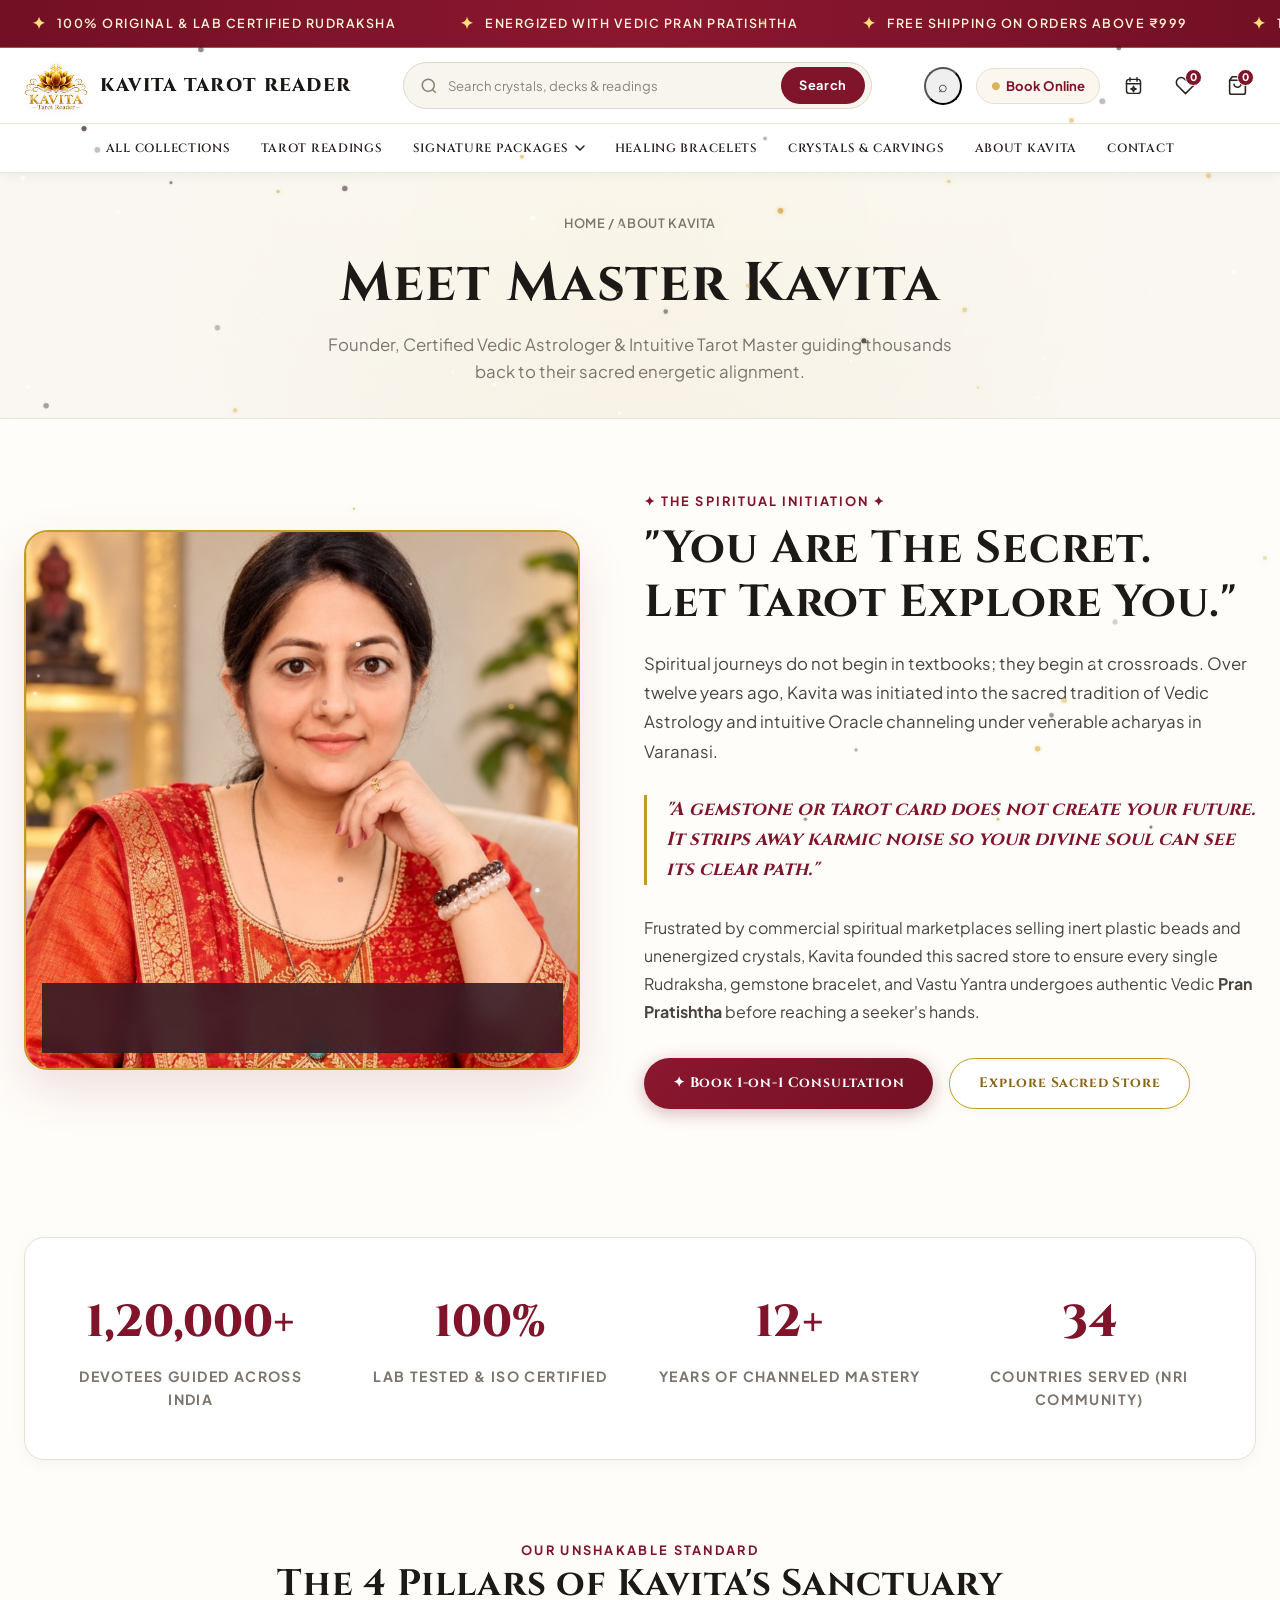
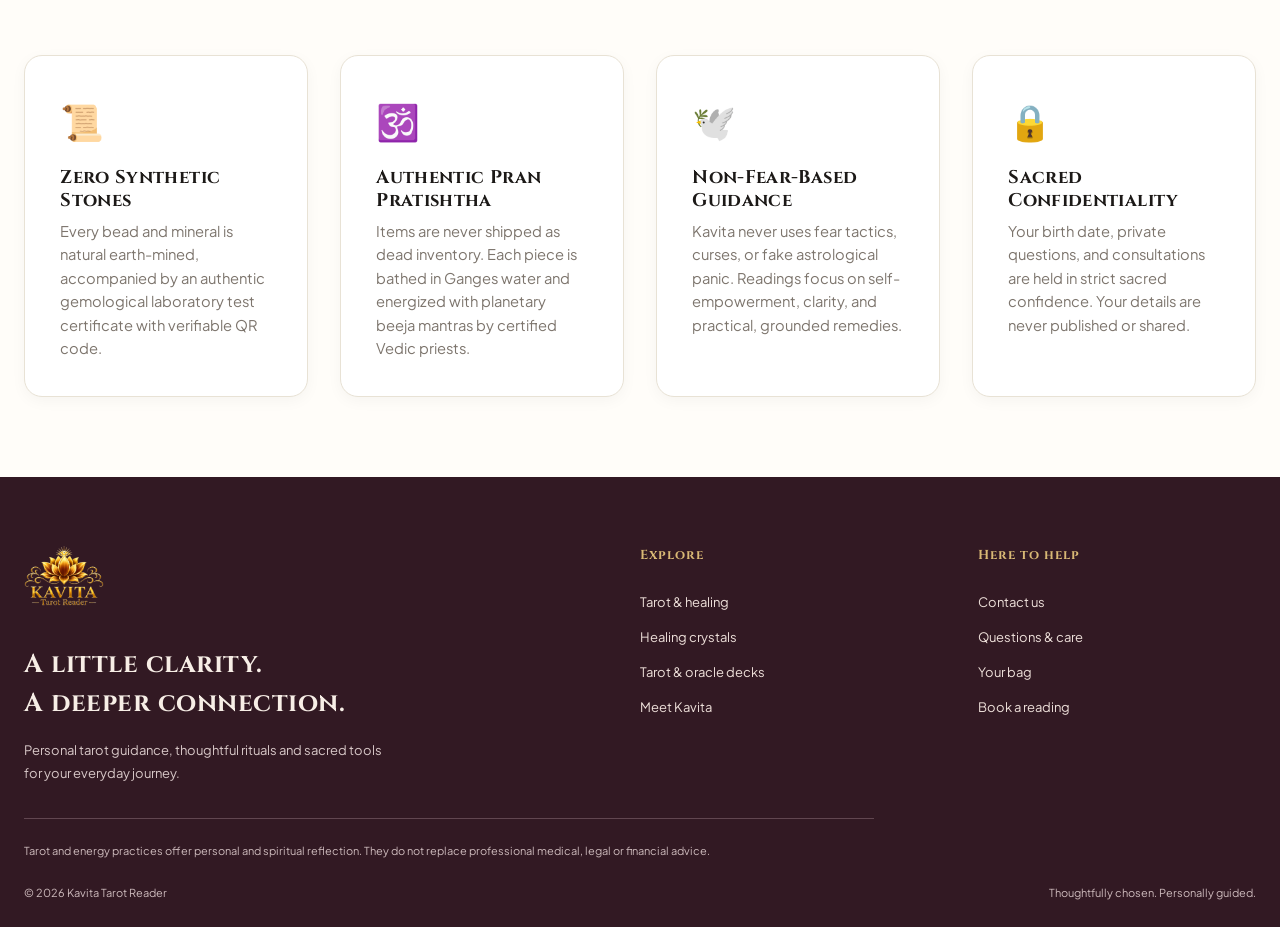
<file: about.html>
<!doctype html>
<html lang="en">
<head>
  <meta charset="utf-8">
  <meta name="viewport" content="width=device-width, initial-scale=1">
  <title>Meet Kavita — Master Intuitive & Vedic Astrologer | KAVITA TAROT READER</title>
  <!-- Favicon & Brand Icons -->
  <link rel="icon" type="image/x-icon" href="assets/favicon.ico">
  <link rel="icon" type="image/png" sizes="32x32" href="assets/kavita-favicon-32x32.png">
  <link rel="icon" type="image/png" sizes="192x192" href="assets/kavita-favicon.png">
  <link rel="apple-touch-icon" sizes="180x180" href="assets/apple-touch-icon.png">

  
  <!-- Fonts -->
  <link rel="preconnect" href="https://fonts.googleapis.com">
  <link rel="preconnect" href="https://fonts.gstatic.com" crossorigin>
  <link href="https://fonts.googleapis.com/css2?family=Cinzel:wght@400;600;700;900&family=Plus+Jakarta+Sans:wght@300;400;500;600;700&display=swap" rel="stylesheet">
  
  <!-- Stylesheet -->
  <link rel="stylesheet" href="assets/vanikabir.css">

  <style>
    .story-hero-grid {
      display: grid;
      grid-template-columns: 1fr 1.1fr;
      gap: 4rem;
      align-items: center;
      padding: 4.5rem 0 5rem;
    }

    .story-portrait-box {
      border-radius: 24px;
      overflow: hidden;
      border: 2px solid var(--v-border-gold, #d4af37);
      box-shadow: 0 20px 50px rgba(125, 10, 40, 0.12);
      height: 540px;
      background: #F4EFE6;
      position: relative;
    }

    .story-portrait-img {
      width: 100%;
      height: 100%;
      object-fit: cover;
      object-position: center 20%;
      display: block;
    }

    .story-content h2 {
      font-size: clamp(2rem, 3.8vw, 2.8rem);
      color: var(--v-text-dark);
      margin-bottom: 1.2rem;
      line-height: 1.2;
    }

    .story-quote {
      font-size: 1.18rem;
      font-family: var(--font-heading);
      color: var(--v-maroon);
      font-weight: 700;
      line-height: 1.6;
      border-left: 3px solid var(--v-gold);
      padding-left: 1.2rem;
      margin: 1.8rem 0;
      font-style: italic;
    }

    .milestone-strip {
      background: #FFFFFF;
      border: 1px solid var(--v-border);
      border-radius: 20px;
      padding: 3rem 2rem;
      display: grid;
      grid-template-columns: repeat(auto-fit, minmax(200px, 1fr));
      gap: 2rem;
      text-align: center;
      margin: 3rem auto 5rem;
      box-shadow: var(--v-shadow-sm);
    }

    .milestone-num {
      font-family: var(--font-heading);
      font-size: 2.8rem;
      font-weight: 800;
      color: var(--v-maroon);
      margin-bottom: 0.3rem;
    }

    .milestone-label {
      font-size: 0.88rem;
      color: var(--v-text-muted);
      text-transform: uppercase;
      letter-spacing: 0.1em;
      font-weight: 700;
    }

    .pillars-grid {
      display: grid;
      grid-template-columns: repeat(auto-fit, minmax(260px, 1fr));
      gap: 2rem;
      margin-top: 3rem;
    }

    .pillar-card {
      background: #FFFFFF;
      border: 1px solid var(--v-border);
      border-radius: 18px;
      padding: 2.2rem;
      box-shadow: var(--v-shadow-sm);
    }

    .pillar-icon {
      font-size: 2.2rem;
      color: var(--v-maroon);
      margin-bottom: 1rem;
    }

    @media (max-width: 900px) {
      .story-hero-grid { grid-template-columns: 1fr; gap: 2.5rem; }
      .story-portrait-box { height: 380px; }
    }
  </style>
  <link rel="stylesheet" href="assets/storefront-refinements.css">
</head>
<body>

  <!-- TOP MARQUEE -->
  <div class="top-marquee-strip">
    <div class="top-marquee-track">
      <div class="top-marquee-item"><span class="bullet">✦</span> 100% ORIGINAL & LAB CERTIFIED RUDRAKSHA</div>
      <div class="top-marquee-item"><span class="bullet">✦</span> ENERGIZED WITH VEDIC PRAN PRATISHTHA</div>
      <div class="top-marquee-item"><span class="bullet">✦</span> FREE SHIPPING ON ORDERS ABOVE ₹999</div>
      <!-- Loop -->
      <div class="top-marquee-item"><span class="bullet">✦</span> 100% ORIGINAL & LAB CERTIFIED RUDRAKSHA</div>
      <div class="top-marquee-item"><span class="bullet">✦</span> ENERGIZED WITH VEDIC PRAN PRATISHTHA</div>
    </div>
  </div>

  <!-- 2. RAJVIRA 2-TIER LUXURY HEADER -->
  <header class="kavita-hdr">
    <div class="kavita-hdr__main">
      <div class="container kavita-hdr__container">
        <div class="kavita-hdr__brand">
          <a href="index.html" class="kavita-hdr__logo-link">
            <img src="assets/kavita-logo-gold.png" alt="Kavita Tarot Reader" class="kavita-hdr__logo-img">
            <span class="kavita-hdr__brand-name">KAVITA TAROT READER</span>
          </a>
        </div>

        <div class="kavita-hdr__search-wrap">
          <form action="collections.html" method="get" class="kavita-hdr__search-form" onsubmit="event.preventDefault(); window.location.href='collections.html?search=' + encodeURIComponent(this.querySelector('input').value);">
            <svg class="kavita-hdr__search-icon" width="18" height="18" viewBox="0 0 24 24" fill="none" stroke="currentColor" stroke-width="2"><circle cx="11" cy="11" r="8"></circle><line x1="21" y1="21" x2="16.65" y2="16.65"></line></svg>
            <input type="search" class="kavita-hdr__search-input" placeholder="Search crystals, decks & readings" aria-label="Search store">
            <button type="submit" class="kavita-hdr__search-btn">Search</button>
          </form>
        </div>

        <div class="kavita-hdr__actions">
          <a href="consultations.html" class="kavita-hdr__util-link"><span class="kavita-hdr__util-dot">●</span> Book Online</a>
          <a href="collections.html?wishlist=1" class="kavita-hdr__icon-btn" aria-label="Wishlist">
            <svg width="21" height="21" viewBox="0 0 24 24" fill="none" stroke="currentColor" stroke-width="1.8"><path d="M20.84 4.61a5.5 5.5 0 0 0-7.78 0L12 5.67l-1.06-1.06a5.5 5.5 0 0 0-7.78 7.78l1.06 1.06L12 21.23l7.78-7.78 1.06-1.06a5.5 5.5 0 0 0 0-7.78z"></path></svg>
            <span class="kavita-hdr__badge">0</span>
          </a>
          
          <button class="kavita-hdr__icon-btn kavita-hdr__icon-btn--cart" id="openCartBtn" aria-label="Open Cart" style="background: none; border: none; cursor: pointer;">
            <svg width="21" height="21" viewBox="0 0 24 24" fill="none" stroke="currentColor" stroke-width="1.8"><path d="M6 2L3 6v14a2 2 0 0 0 2 2h14a2 2 0 0 0 2-2V6l-3-4z"></path><line x1="3" y1="6" x2="21" y2="6"></line><path d="M16 10a4 4 0 0 1-8 0"></path></svg>
            <span class="kavita-hdr__badge kavita-hdr__badge--cart" id="cartCount">0</span>
          </button>
        </div>
      </div>
    </div>

    <nav class="kavita-hdr__nav-bar" aria-label="Category Navigation">
      <div class="container kavita-hdr__container">
        <ul class="kavita-hdr__menu">
          <li class="kavita-hdr__menu-item"><a href="collections.html" class="kavita-hdr__menu-link">All Collections</a></li>
          <li class="kavita-hdr__menu-item"><a href="consultations.html" class="kavita-hdr__menu-link">Tarot Readings</a></li>
          <li class="kavita-hdr__menu-item kavita-hdr__menu-item--dropdown">
            <a href="packages.html" class="kavita-hdr__menu-link">
              Signature Packages
              <svg class="kavita-hdr__caret" width="10" height="6" viewBox="0 0 10 6" fill="none"><path d="M1 1L5 5L9 1" stroke="currentColor" stroke-width="1.5" stroke-linecap="round"/></svg>
            </a>
            <div class="kavita-hdr__dropdown">
              <div class="kavita-hdr__dropdown-grid" style="grid-template-columns: repeat(2, 1fr); min-width: 520px; gap: 1.5rem;">
                <div class="kavita-hdr__dropdown-col">
                  <span class="kavita-hdr__dropdown-title">✦ Love &amp; Relationships</span>
                  <a href="product.html?id=31">No Contact Situation (5 Card)</a>
                  <a href="product.html?id=32">Future Spouse &amp; Destined Connection</a>
                  <a href="product.html?id=33">Love &amp; Marriage Pack (8 Questions)</a>
                  <a href="product.html?id=34">No Contact Situation (4 Questions)</a>
                  <a href="product.html?id=37">Reunion Reading: Will They Return?</a>
                </div>
                <div class="kavita-hdr__dropdown-col">
                  <span class="kavita-hdr__dropdown-title">✦ Healing &amp; Career Growth</span>
                  <a href="product.html?id=35">Heart Consultation: 1:1 Healing</a>
                  <a href="product.html?id=36">Career Growth &amp; Financial Path</a>
                  <a href="product.html?id=38">Deep Insight Reading (8 Questions)</a>
                  <div style="margin-top: 0.85rem; padding-top: 0.65rem; border-top: 1px dashed #ECE7DE;">
                    <a href="packages.html" style="color: #80142B; font-weight: 700; display: inline-flex; align-items: center; gap: 4px;">
                      ✦ Explore All 8 Packages →
                    </a>
                  </div>
                </div>
              </div>
            </div>
          </li>
          <li class="kavita-hdr__menu-item"><a href="collections.html?cat=bracelets" class="kavita-hdr__menu-link">Healing Bracelets</a></li>
          <li class="kavita-hdr__menu-item"><a href="collections.html?cat=crystals" class="kavita-hdr__menu-link">Crystals &amp; Carvings</a></li>
          <li class="kavita-hdr__menu-item"><a href="about.html" class="kavita-hdr__menu-link">About Kavita</a></li>
          <li class="kavita-hdr__menu-item"><a href="contact.html" class="kavita-hdr__menu-link">Contact</a></li>
        </ul>
      </div>
    </nav>
  </header>

  <!-- PAGE HERO -->
  <section class="page-hero">
    <div class="container">
      <div class="breadcrumbs">
        <a href="index.html">Home</a> / <span>About Kavita</span>
      </div>
      <h1 class="page-hero-title">Meet Master Kavita</h1>
      <p class="page-hero-sub">
        Founder, Certified Vedic Astrologer & Intuitive Tarot Master guiding thousands back to their sacred energetic alignment.
      </p>
    </div>
  </section>

  <!-- FOUNDER STORY SECTION -->
  <main class="container">
    <div class="story-hero-grid">
      <div class="story-portrait-box">
        <img loading="lazy" decoding="async" class="story-portrait-img" src="assets/kavita-founder.jpg" alt="Master Kavita — Founder & Intuitive Tarot Master">
        <div style="position: absolute; bottom: 16px; left: 16px; right: 16px; background: rgba(50, 25, 35, 0.88); backdrop-filter: blur(8px); padding: 10px 16px; border-radius: 12px; border: 1px solid rgba(212, 175, 55, 0.4); color: #FFFFFF; display: flex; align-items: center; justify-content: space-between;">
          <div>
            <div style="font-family: var(--font-heading, serif); font-size: 1.05rem; font-weight: 700; color: #f5e4bf;">Master Kavita</div>
            <div style="font-size: 0.72rem; color: #d0c0c5; letter-spacing: 0.04em;">Vedic Astrologer & Tarot Reader</div>
          </div>
          <span style="background: rgba(212, 175, 55, 0.2); color: #f5e4bf; border: 1px solid #d4af37; padding: 3px 8px; border-radius: 6px; font-size: 0.7rem; font-weight: 700;">✦ 12+ Yrs</span>
        </div>
      </div>

      <div class="story-content">
        <div style="font-size: 0.8rem; color: var(--v-maroon); font-weight: 700; letter-spacing: 0.16em; text-transform: uppercase; margin-bottom: 0.6rem;">
          ✦ The Spiritual Initiation ✦
        </div>
        <h2>"You Are The Secret.<br>Let Tarot Explore You."</h2>

        <p style="font-size: 1.05rem; line-height: 1.75; margin-bottom: 1.2rem;">
          Spiritual journeys do not begin in textbooks; they begin at crossroads. Over twelve years ago, Kavita was initiated into the sacred tradition of Vedic Astrology and intuitive Oracle channeling under venerable acharyas in Varanasi.
        </p>

        <div class="story-quote">
          "A gemstone or tarot card does not create your future. It strips away karmic noise so your divine soul can see its clear path."
        </div>

        <p style="font-size: 1rem; line-height: 1.75; color: var(--v-text-body); margin-bottom: 2rem;">
          Frustrated by commercial spiritual marketplaces selling inert plastic beads and unenergized crystals, Kavita founded this sacred store to ensure every single Rudraksha, gemstone bracelet, and Vastu Yantra undergoes authentic Vedic <b>Pran Pratishtha</b> before reaching a seeker's hands.
        </p>

        <div style="display: flex; gap: 1rem; flex-wrap: wrap;">
          <a href="consultations.html" class="btn btn-maroon">✦ Book 1-on-1 Consultation</a>
          <a href="collections.html" class="btn btn-outline">Explore Sacred Store</a>
        </div>
      </div>
    </div>

    <!-- MILESTONE STRIP -->
    <div class="milestone-strip">
      <div>
        <div class="milestone-num">1,20,000+</div>
        <div class="milestone-label">Devotees Guided Across India</div>
      </div>
      <div>
        <div class="milestone-num">100%</div>
        <div class="milestone-label">Lab Tested & ISO Certified</div>
      </div>
      <div>
        <div class="milestone-num">12+</div>
        <div class="milestone-label">Years of Channeled Mastery</div>
      </div>
      <div>
        <div class="milestone-num">34</div>
        <div class="milestone-label">Countries Served (NRI Community)</div>
      </div>
    </div>

    <!-- 4 PILLARS OF SANCTUARY ETHICS -->
    <div style="padding-bottom: 5rem;">
      <div style="text-align: center; margin-bottom: 2.5rem;">
        <div style="font-size: 0.8rem; color: var(--v-maroon); font-weight: 700; letter-spacing: 0.18em; text-transform: uppercase;">Our Unshakable Standard</div>
        <h2 style="font-size: 2.3rem;">The 4 Pillars of Kavita's Sanctuary</h2>
      </div>

      <div class="pillars-grid">
        <div class="pillar-card">
          <div class="pillar-icon">📜</div>
          <h4 style="margin-bottom: 0.5rem; font-size: 1.15rem;">Zero Synthetic Stones</h4>
          <p style="font-size: 0.92rem; color: var(--v-text-muted); line-height: 1.6;">
            Every bead and mineral is natural earth-mined, accompanied by an authentic gemological laboratory test certificate with verifiable QR code.
          </p>
        </div>

        <div class="pillar-card">
          <div class="pillar-icon">🕉️</div>
          <h4 style="margin-bottom: 0.5rem; font-size: 1.15rem;">Authentic Pran Pratishtha</h4>
          <p style="font-size: 0.92rem; color: var(--v-text-muted); line-height: 1.6;">
            Items are never shipped as dead inventory. Each piece is bathed in Ganges water and energized with planetary beeja mantras by certified Vedic priests.
          </p>
        </div>

        <div class="pillar-card">
          <div class="pillar-icon">🕊️</div>
          <h4 style="margin-bottom: 0.5rem; font-size: 1.15rem;">Non-Fear-Based Guidance</h4>
          <p style="font-size: 0.92rem; color: var(--v-text-muted); line-height: 1.6;">
            Kavita never uses fear tactics, curses, or fake astrological panic. Readings focus on self-empowerment, clarity, and practical, grounded remedies.
          </p>
        </div>

        <div class="pillar-card">
          <div class="pillar-icon">🔒</div>
          <h4 style="margin-bottom: 0.5rem; font-size: 1.15rem;">Sacred Confidentiality</h4>
          <p style="font-size: 0.92rem; color: var(--v-text-muted); line-height: 1.6;">
            Your birth date, private questions, and consultations are held in strict sacred confidence. Your details are never published or shared.
          </p>
        </div>
      </div>
    </div>
  </main>

  <!-- FOOTER -->
  <footer class="refined-footer">
  <div class="container"><div class="refined-footer-grid">
    <div class="refined-footer-brand"><a href="index.html"><img src="assets/kavita-logo-gold.png" alt="Kavita Tarot" width="80" height="80"></a><h2>A little clarity.<br>A deeper connection.</h2><p>Personal tarot guidance, thoughtful rituals and sacred tools for your everyday journey.</p></div>
    <div><h3>Explore</h3><a href="consultations.html">Tarot & healing</a><a href="collections.html?cat=crystals">Healing crystals</a><a href="collections.html?cat=tarot">Tarot & oracle decks</a><a href="about.html">Meet Kavita</a></div>
    <div><h3>Here to help</h3><a href="contact.html">Contact us</a><a href="faq.html">Questions & care</a><a href="cart.html">Your bag</a><a href="consultations.html">Book a reading</a></div>
  </div><div class="refined-footer-note">Tarot and energy practices offer personal and spiritual reflection. They do not replace professional medical, legal or financial advice.</div><div class="refined-footer-bottom"><span>© 2026 Kavita Tarot Reader</span><span>Thoughtfully chosen. Personally guided.</span></div></div>
</footer>

  <!-- CART DRAWER -->
  <div class="cart-drawer-overlay" id="cartOverlay" onclick="closeCart()"></div>
  <div class="cart-drawer" id="cartDrawer">
    <div class="cart-header">
      <div style="font-family: var(--font-heading); font-size: 1.15rem; color: var(--v-text-dark); font-weight: 700;">
        Your Sacred Cart (<span id="cartCountHeader">0</span>)
      </div>
      <button onclick="closeCart()" style="background: none; border: none; color: var(--v-text-dark); font-size: 1.5rem; cursor: pointer;">✕</button>
    </div>
    <div class="cart-progress-bar-wrap">
      <div id="shippingProgressText">✦ Add ₹999 for FREE Express Delivery!</div>
      <div class="cart-progress-bar">
        <div class="cart-progress-fill" id="shippingProgressFill" style="width: 0%;"></div>
      </div>
    </div>
    <div class="cart-body" id="cartItemsList"></div>
    <div class="cart-footer">
      <div class="cart-subtotal-row">
        <span>Subtotal:</span>
        <span id="cartSubtotal" style="color: var(--v-maroon);">₹0</span>
      </div>
      <div style="display: flex; flex-direction: column; gap: 0.6rem;">
        <button class="btn btn-maroon" style="width: 100%; padding: 0.85rem;" onclick="checkoutCart()">
          ✦ Proceed to Secure Checkout
        </button>
        <button type="button" class="btn btn-whatsapp" style="width: 100%; padding: 0.75rem; background: #25d366; color: #ffffff; border: none; font-weight: 700; border-radius: 8px; display: flex; align-items: center; justify-content: center; gap: 6px; cursor: pointer;" onclick="whatsappCheckout()">
          <span>💬</span> Quick Order via WhatsApp
        </button>
      </div>
      <div style="text-align: center; font-size: 0.72rem; color: #8c7880; margin-top: 0.75rem;">
        🔒 256-Bit SSL Encrypted · 100% Authentic Consecrated Items
      </div>
    </div>
  </div>

  <!-- MOBILE BOTTOM FLOATING NAVIGATION -->
  <nav class="kavita-mobile-bottom-nav" aria-label="Mobile Navigation">
    <a href="collections.html" class="mobile-nav-item">
      <span class="mobile-nav-icon">
        <svg width="20" height="20" viewBox="0 0 24 24" fill="none" stroke="currentColor" stroke-width="2"><path d="M6 2L3 6v14a2 2 0 0 0 2 2h14a2 2 0 0 0 2-2V6l-3-4z"></path><line x1="3" y1="6" x2="21" y2="6"></line><path d="M16 10a4 4 0 0 1-8 0"></path></svg>
      </span>
      <span class="mobile-nav-label">Shop</span>
    </a>
    <a href="consultations.html" class="mobile-nav-item">
      <span class="mobile-nav-icon">
        <svg width="20" height="20" viewBox="0 0 24 24" fill="none" stroke="currentColor" stroke-width="2"><path d="M21 15a2 2 0 0 1-2 2H7l-4 4V5a2 2 0 0 1 2-2h14a2 2 0 0 1 2 2z"></path></svg>
      </span>
      <span class="mobile-nav-label">Readings</span>
    </a>
    <a href="index.html" class="mobile-nav-item mobile-nav-item--center" aria-label="Home">
      <div class="mobile-nav-center-btn">
        <svg width="24" height="24" viewBox="0 0 24 24" fill="none" stroke="currentColor" stroke-width="2.3"><path d="M3 9l9-7 9 7v11a2 2 0 0 1-2 2H5a2 2 0 0 1-2-2z"></path><polyline points="9 22 9 12 15 12 15 22"></polyline></svg>
      </div>
      <span class="mobile-nav-label">Home</span>
    </a>
    <a href="collections.html?wishlist=1" class="mobile-nav-item">
      <span class="mobile-nav-icon">
        <svg width="20" height="20" viewBox="0 0 24 24" fill="none" stroke="currentColor" stroke-width="2"><path d="M20.84 4.61a5.5 5.5 0 0 0-7.78 0L12 5.67l-1.06-1.06a5.5 5.5 0 0 0-7.78 7.78l1.06 1.06L12 21.23l7.78-7.78 1.06-1.06a5.5 5.5 0 0 0 0-7.78z"></path></svg>
      </span>
      <span class="mobile-nav-label">Wishlist</span>
      <span class="mobile-nav-badge" id="mobileWishlistCount">0</span>
    </a>
    <a href="javascript:void(0)" class="mobile-nav-item mobile-nav-cart" onclick="openCart()">
      <span class="mobile-nav-icon">
        <svg width="20" height="20" viewBox="0 0 24 24" fill="none" stroke="currentColor" stroke-width="2"><circle cx="9" cy="21" r="1"></circle><circle cx="20" cy="21" r="1"></circle><path d="M1 1h4l2.68 13.39a2 2 0 0 0 2 1.61h9.72a2 2 0 0 0 2-1.61L23 6H6"></path></svg>
      </span>
      <span class="mobile-nav-label">Cart</span>
      <span class="mobile-nav-badge" id="mobileCartCount">0</span>
    </a>
  </nav>

  <script src="assets/ice-effect.js"></script>
  <script src="assets/store-data.js"></script>
  <script src="assets/storefront-cart.js"></script>
  <script src="assets/storefront-ui.js"></script>
  <script src="assets/sales-popup.js" defer></script>
</body>
</html>
</file>
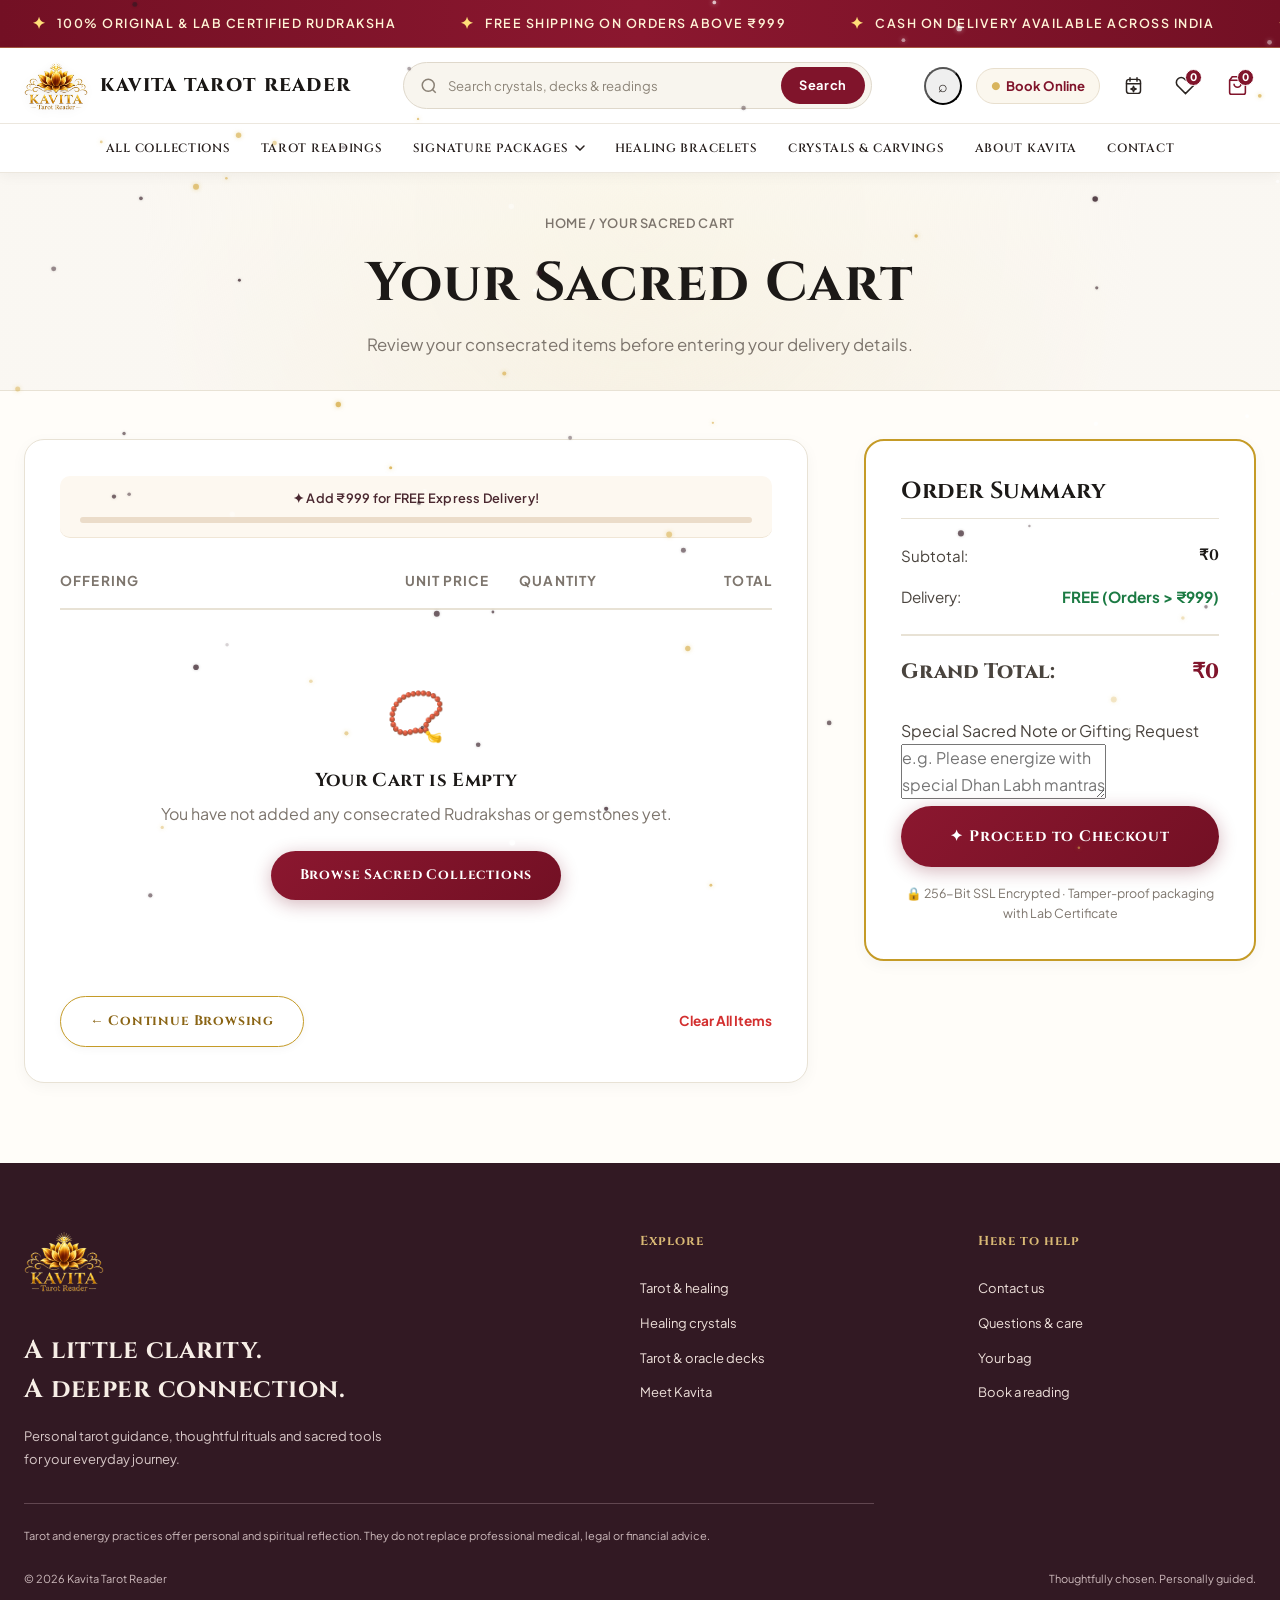
<file: cart.html>
<!doctype html>
<html lang="en">
<head>
  <meta charset="utf-8">
  <meta name="viewport" content="width=device-width, initial-scale=1">
  <title>Your Sacred Cart — KAVITA TAROT READER</title>
  <!-- Favicon & Brand Icons -->
  <link rel="icon" type="image/x-icon" href="assets/favicon.ico">
  <link rel="icon" type="image/png" sizes="32x32" href="assets/kavita-favicon-32x32.png">
  <link rel="icon" type="image/png" sizes="192x192" href="assets/kavita-favicon.png">
  <link rel="apple-touch-icon" sizes="180x180" href="assets/apple-touch-icon.png">

  
  <!-- Fonts -->
  <link rel="preconnect" href="https://fonts.googleapis.com">
  <link rel="preconnect" href="https://fonts.gstatic.com" crossorigin>
  <link href="https://fonts.googleapis.com/css2?family=Cinzel:wght@400;600;700;900&family=Plus+Jakarta+Sans:wght@300;400;500;600;700&display=swap" rel="stylesheet">
  
  <!-- Stylesheet -->
  <link rel="stylesheet" href="assets/vanikabir.css">

  <style>
    .cart-page-layout {
      display: grid;
      grid-template-columns: 2fr 1fr;
      gap: 3.5rem;
      padding: 3rem 0 5rem;
    }

    .cart-table-card {
      background: #FFFFFF;
      border: 1px solid var(--v-border);
      border-radius: 20px;
      padding: 2.2rem;
      box-shadow: var(--v-shadow-sm);
    }

    .cart-summary-card {
      background: #FFFFFF;
      border: 2px solid var(--v-gold);
      border-radius: 20px;
      padding: 2.2rem;
      box-shadow: var(--v-shadow-sm);
      height: fit-content;
      position: sticky;
      top: 100px;
    }

    .cart-table-head {
      display: grid;
      grid-template-columns: 3fr 1fr 1.2fr 1fr;
      padding-bottom: 1rem;
      border-bottom: 2px solid var(--v-border);
      font-size: 0.85rem;
      color: var(--v-text-muted);
      font-weight: 700;
      text-transform: uppercase;
      letter-spacing: 0.08em;
    }

    .cart-page-item {
      display: grid;
      grid-template-columns: 3fr 1fr 1.2fr 1fr;
      align-items: center;
      padding: 1.5rem 0;
      border-bottom: 1px solid var(--v-border);
    }

    .cart-item-detail-wrap {
      display: flex;
      align-items: center;
      gap: 1.2rem;
    }

    .cart-item-detail-img {
      width: 80px;
      height: 80px;
      border-radius: 12px;
      object-fit: cover;
      border: 1px solid var(--v-border);
    }

    @media (max-width: 900px) {
      .cart-page-layout {
        grid-template-columns: 1fr;
        gap: 2rem;
      }
      .cart-table-head { display: none; }
      .cart-page-item {
        display: flex;
        flex-direction: column;
        align-items: flex-start;
        gap: 1rem;
      }
    }
  </style>
  <link rel="stylesheet" href="assets/storefront-refinements.css">
</head>
<body>

  <!-- TOP MARQUEE -->
  <div class="top-marquee-strip">
    <div class="top-marquee-track">
      <div class="top-marquee-item"><span class="bullet">✦</span> 100% ORIGINAL & LAB CERTIFIED RUDRAKSHA</div>
      <div class="top-marquee-item"><span class="bullet">✦</span> FREE SHIPPING ON ORDERS ABOVE ₹999</div>
      <div class="top-marquee-item"><span class="bullet">✦</span> CASH ON DELIVERY AVAILABLE ACROSS INDIA</div>
      <!-- Loop -->
      <div class="top-marquee-item"><span class="bullet">✦</span> 100% ORIGINAL & LAB CERTIFIED RUDRAKSHA</div>
      <div class="top-marquee-item"><span class="bullet">✦</span> FREE SHIPPING ON ORDERS ABOVE ₹999</div>
    </div>
  </div>

  <!-- 2. RAJVIRA 2-TIER LUXURY HEADER -->
  <header class="kavita-hdr">
    <div class="kavita-hdr__main">
      <div class="container kavita-hdr__container">
        <div class="kavita-hdr__brand">
          <a href="index.html" class="kavita-hdr__logo-link">
            <img src="assets/kavita-logo-gold.png" alt="Kavita Tarot Reader" class="kavita-hdr__logo-img">
            <span class="kavita-hdr__brand-name">KAVITA TAROT READER</span>
          </a>
        </div>

        <div class="kavita-hdr__search-wrap">
          <form action="collections.html" method="get" class="kavita-hdr__search-form" onsubmit="event.preventDefault(); window.location.href='collections.html?search=' + encodeURIComponent(this.querySelector('input').value);">
            <svg class="kavita-hdr__search-icon" width="18" height="18" viewBox="0 0 24 24" fill="none" stroke="currentColor" stroke-width="2"><circle cx="11" cy="11" r="8"></circle><line x1="21" y1="21" x2="16.65" y2="16.65"></line></svg>
            <input type="search" class="kavita-hdr__search-input" placeholder="Search crystals, decks & readings" aria-label="Search store">
            <button type="submit" class="kavita-hdr__search-btn">Search</button>
          </form>
        </div>

        <div class="kavita-hdr__actions">
          <a href="consultations.html" class="kavita-hdr__util-link"><span class="kavita-hdr__util-dot">●</span> Book Online</a>
          <a href="collections.html?wishlist=1" class="kavita-hdr__icon-btn" aria-label="Wishlist">
            <svg width="21" height="21" viewBox="0 0 24 24" fill="none" stroke="currentColor" stroke-width="1.8"><path d="M20.84 4.61a5.5 5.5 0 0 0-7.78 0L12 5.67l-1.06-1.06a5.5 5.5 0 0 0-7.78 7.78l1.06 1.06L12 21.23l7.78-7.78 1.06-1.06a5.5 5.5 0 0 0 0-7.78z"></path></svg>
            <span class="kavita-hdr__badge">0</span>
          </a>
          
          <a href="cart.html" class="kavita-hdr__icon-btn kavita-hdr__icon-btn--cart" aria-label="Cart" style="color: #80142B;">
            <svg width="21" height="21" viewBox="0 0 24 24" fill="none" stroke="currentColor" stroke-width="1.8"><path d="M6 2L3 6v14a2 2 0 0 0 2 2h14a2 2 0 0 0 2-2V6l-3-4z"></path><line x1="3" y1="6" x2="21" y2="6"></line><path d="M16 10a4 4 0 0 1-8 0"></path></svg>
            <span class="kavita-hdr__badge kavita-hdr__badge--cart" id="cartCount">0</span>
          </a>
        </div>
      </div>
    </div>

    <nav class="kavita-hdr__nav-bar" aria-label="Category Navigation">
      <div class="container kavita-hdr__container">
        <ul class="kavita-hdr__menu">
          <li class="kavita-hdr__menu-item"><a href="collections.html" class="kavita-hdr__menu-link">All Collections</a></li>
          <li class="kavita-hdr__menu-item"><a href="consultations.html" class="kavita-hdr__menu-link">Tarot Readings</a></li>
          <li class="kavita-hdr__menu-item kavita-hdr__menu-item--dropdown">
            <a href="packages.html" class="kavita-hdr__menu-link">
              Signature Packages
              <svg class="kavita-hdr__caret" width="10" height="6" viewBox="0 0 10 6" fill="none"><path d="M1 1L5 5L9 1" stroke="currentColor" stroke-width="1.5" stroke-linecap="round"/></svg>
            </a>
            <div class="kavita-hdr__dropdown">
              <div class="kavita-hdr__dropdown-grid" style="grid-template-columns: repeat(2, 1fr); min-width: 520px; gap: 1.5rem;">
                <div class="kavita-hdr__dropdown-col">
                  <span class="kavita-hdr__dropdown-title">✦ Love &amp; Relationships</span>
                  <a href="product.html?id=31">No Contact Situation (5 Card)</a>
                  <a href="product.html?id=32">Future Spouse &amp; Destined Connection</a>
                  <a href="product.html?id=33">Love &amp; Marriage Pack (8 Questions)</a>
                  <a href="product.html?id=34">No Contact Situation (4 Questions)</a>
                  <a href="product.html?id=37">Reunion Reading: Will They Return?</a>
                </div>
                <div class="kavita-hdr__dropdown-col">
                  <span class="kavita-hdr__dropdown-title">✦ Healing &amp; Career Growth</span>
                  <a href="product.html?id=35">Heart Consultation: 1:1 Healing</a>
                  <a href="product.html?id=36">Career Growth &amp; Financial Path</a>
                  <a href="product.html?id=38">Deep Insight Reading (8 Questions)</a>
                  <div style="margin-top: 0.85rem; padding-top: 0.65rem; border-top: 1px dashed #ECE7DE;">
                    <a href="packages.html" style="color: #80142B; font-weight: 700; display: inline-flex; align-items: center; gap: 4px;">
                      ✦ Explore All 8 Packages →
                    </a>
                  </div>
                </div>
              </div>
            </div>
          </li>
          <li class="kavita-hdr__menu-item"><a href="collections.html?cat=bracelets" class="kavita-hdr__menu-link">Healing Bracelets</a></li>
          <li class="kavita-hdr__menu-item"><a href="collections.html?cat=crystals" class="kavita-hdr__menu-link">Crystals &amp; Carvings</a></li>
          <li class="kavita-hdr__menu-item"><a href="about.html" class="kavita-hdr__menu-link">About Kavita</a></li>
          <li class="kavita-hdr__menu-item"><a href="contact.html" class="kavita-hdr__menu-link">Contact</a></li>
        </ul>
      </div>
    </nav>
  </header>

  <!-- PAGE HERO -->
  <section class="page-hero">
    <div class="container">
      <div class="breadcrumbs">
        <a href="index.html">Home</a> / <span>Your Sacred Cart</span>
      </div>
      <h1 class="page-hero-title">Your Sacred Cart</h1>
      <p class="page-hero-sub">Review your consecrated items before entering your delivery details.</p>
    </div>
  </section>

  <!-- MAIN CART -->
  <main class="container">
    <div class="cart-page-layout">
      
      <!-- Table Column -->
      <div class="cart-table-card">
        <div class="cart-progress-bar-wrap" style="border-radius: 10px; margin-bottom: 2rem;">
          <div id="shippingProgressText">✦ Add ₹999 for FREE Express Delivery!</div>
          <div class="cart-progress-bar">
            <div class="cart-progress-fill" id="shippingProgressFill" style="width: 0%;"></div>
          </div>
        </div>

        <div class="cart-table-head">
          <div>Offering</div>
          <div>Unit Price</div>
          <div>Quantity</div>
          <div style="text-align: right;">Total</div>
        </div>

        <div id="cartPageList">
          <!-- Populated by JS -->
        </div>

        <div style="margin-top: 2rem; display: flex; justify-content: space-between; align-items: center; flex-wrap: wrap; gap: 1rem;">
          <a href="collections.html" class="btn btn-outline" style="font-size: 0.85rem;">
            ← Continue Browsing
          </a>
          <button onclick="clearFullCart()" style="background: none; border: none; color: #d32f2f; font-weight: 700; cursor: pointer; font-size: 0.85rem;">
            Clear All Items
          </button>
        </div>

        <!-- FREQUENTLY BOUGHT TOGETHER SECTION ON CART PAGE -->
        <div id="cartPageBoughtTogether"></div>
      </div>

      <!-- Order Summary Column -->
      <div class="cart-summary-card">
        <h3 style="font-size: 1.45rem; color: var(--v-text-dark); margin-bottom: 1.5rem; border-bottom: 1px solid var(--v-border); padding-bottom: 0.8rem;">
          Order Summary
        </h3>

        <div style="display: flex; justify-content: space-between; margin-bottom: 1rem; font-size: 0.95rem;">
          <span>Subtotal:</span>
          <span id="pageCartSubtotal" style="font-family: var(--font-heading); font-weight: 700; color: var(--v-text-dark);">₹0</span>
        </div>

        <div style="display: flex; justify-content: space-between; margin-bottom: 1.5rem; font-size: 0.95rem;">
          <span>Delivery:</span>
          <span style="color: var(--v-green); font-weight: 700;">FREE (Orders > ₹999)</span>
        </div>

        <div style="border-top: 2px solid var(--v-border); padding-top: 1.2rem; margin-bottom: 1.8rem; display: flex; justify-content: space-between; font-size: 1.3rem; font-family: var(--font-heading); font-weight: 800;">
          <span>Grand Total:</span>
          <span id="pageCartTotal" style="color: var(--v-maroon);">₹0</span>
        </div>

        <div class="form-group">
          <label class="form-label">Special Sacred Note or Gifting Request</label>
          <textarea class="form-textarea" rows="2" placeholder="e.g. Please energize with special Dhan Labh mantras in recipient name"></textarea>
        </div>

        <div id="cartReadingNotice" style="display: none; background: #FFF9F0; border-left: 3px solid #80142B; padding: 0.7rem 0.9rem; margin-bottom: 1.2rem; font-size: 0.85rem; color: #80142B; border-radius: 4px;">
          ✦ <b>Channeled Consultation in Cart:</b> Readings & energy sessions are 100% prepaid online bookings (UPI / Cards). <i>Cash on Delivery (COD) is not available for readings.</i>
        </div>

        <button class="btn btn-maroon checkout-cod-label" style="width: 100%; padding: 1.1rem; font-size: 0.95rem;" onclick="checkoutCart()">
          ✦ Proceed to Checkout
        </button>

        <div style="text-align: center; font-size: 0.78rem; color: var(--v-text-muted); margin-top: 1rem;">
          🔒 256-Bit SSL Encrypted · Tamper-proof packaging with Lab Certificate
        </div>
      </div>

    </div>
  </main>

  <!-- FOOTER -->
  <footer class="refined-footer">
  <div class="container"><div class="refined-footer-grid">
    <div class="refined-footer-brand"><a href="index.html"><img src="assets/kavita-logo-gold.png" alt="Kavita Tarot" width="80" height="80"></a><h2>A little clarity.<br>A deeper connection.</h2><p>Personal tarot guidance, thoughtful rituals and sacred tools for your everyday journey.</p></div>
    <div><h3>Explore</h3><a href="consultations.html">Tarot & healing</a><a href="collections.html?cat=crystals">Healing crystals</a><a href="collections.html?cat=tarot">Tarot & oracle decks</a><a href="about.html">Meet Kavita</a></div>
    <div><h3>Here to help</h3><a href="contact.html">Contact us</a><a href="faq.html">Questions & care</a><a href="cart.html">Your bag</a><a href="consultations.html">Book a reading</a></div>
  </div><div class="refined-footer-note">Tarot and energy practices offer personal and spiritual reflection. They do not replace professional medical, legal or financial advice.</div><div class="refined-footer-bottom"><span>© 2026 Kavita Tarot Reader</span><span>Thoughtfully chosen. Personally guided.</span></div></div>
</footer>

  <script src="assets/store-data.js"></script>
  <script src="assets/storefront-cart.js"></script>
  <script>
    function renderCartPage() {
      const container = document.getElementById('cartPageList');
      const subtotalEl = document.getElementById('pageCartSubtotal');
      const totalEl = document.getElementById('pageCartTotal');

      const subtotal = cart.reduce((acc, i) => acc + (i.price * i.qty), 0);
      subtotalEl.innerText = '₹' + subtotal.toLocaleString('en-IN');
      totalEl.innerText = '₹' + subtotal.toLocaleString('en-IN');

      if (cart.length === 0) {
        container.innerHTML = `
          <div style="text-align: center; padding: 4rem 1rem; color: var(--v-text-muted);">
            <div style="font-size: 3rem; margin-bottom: 1rem; color: var(--v-maroon);">📿</div>
            <h3 style="color: var(--v-text-dark); margin-bottom: 0.5rem;">Your Cart is Empty</h3>
            <p>You have not added any consecrated Rudrakshas or gemstones yet.</p>
            <a href="collections.html" class="btn btn-maroon" style="margin-top: 1.5rem;">Browse Sacred Collections</a>
          </div>
        `;
        return;
      }

      container.innerHTML = cart.map((item, index) => `
        <div class="cart-page-item">
          <div class="cart-item-detail-wrap">
            <img class="cart-item-detail-img" src="${item.img}" alt="${item.name}">
            <div>
              <div style="font-weight: 700; color: var(--v-text-dark); margin-bottom: 0.2rem;">${item.name}</div>
              <button onclick="removeFromCart(${index}); renderCartPage();" style="background: none; border: none; color: #d32f2f; font-size: 0.78rem; cursor: pointer; font-weight: 600;">Remove</button>
            </div>
          </div>
          <div style="color: var(--v-text-muted); font-size: 0.95rem;">
            ₹${item.price.toLocaleString('en-IN')}
          </div>
          <div>
            <div class="cart-qty-ctrl">
              <button class="qty-btn" onclick="changeQty(${index}, -1); renderCartPage();">−</button>
              <span style="font-size: 0.9rem; font-weight: bold;">${item.qty}</span>
              <button class="qty-btn" onclick="changeQty(${index}, 1); renderCartPage();">+</button>
            </div>
          </div>
          <div style="text-align: right; font-family: var(--font-heading); font-weight: 800; color: var(--v-maroon); font-size: 1.05rem;">
            ₹${(item.price * item.qty).toLocaleString('en-IN')}
          </div>
        </div>
      `).join('');

      // Render "These Are Bought Together" on cart page
      function resolveCartAssetImg(imgPath, handle) {
        if (typeof window !== 'undefined' && window.KAVITA_LIVE_PRODUCTS && handle && window.KAVITA_LIVE_PRODUCTS[handle]) {
          const lp = window.KAVITA_LIVE_PRODUCTS[handle];
          if (lp.featured_image) return lp.featured_image;
          if (lp.images && lp.images.length > 0) return lp.images[0];
        }
        if (typeof STORE_PRODUCTS !== 'undefined' && handle) {
          const sp = STORE_PRODUCTS.find(p => p.handle === handle);
          if (sp && sp.img && (sp.img.startsWith('http') || sp.img.startsWith('//'))) return sp.img;
        }
        if (imgPath && (imgPath.startsWith('http://') || imgPath.startsWith('https://') || imgPath.startsWith('//'))) {
          return imgPath;
        }
        if (typeof window !== 'undefined' && window.KAVITA_ASSET_BASE && imgPath) {
          const filename = imgPath.split('/').pop();
          return window.KAVITA_ASSET_BASE + filename;
        }
        return imgPath;
      }

      const btContainer = document.getElementById('cartPageBoughtTogether');
      if (btContainer) {
        const upsellCandidates = [
          { handle: 'meditation-crystal-tumbles', name: 'Meditation Crystal Tumbles (Set of 7)', price: 599, compare: 999, img: 'assets/product-meditation-tumbles.jpg' },
          { handle: 'pyrite-golden-energy-booster', name: 'Natural Golden Pyrite Wealth Cluster', price: 899, compare: 1499, img: 'assets/product-pyrite-booster.png' },
          { handle: 'pyrite-money-success-bracelet', name: 'Pyrite Money Magnet Healing Bracelet', price: 799, compare: 1299, img: 'assets/product-pyrite-money-bracelet.jpg' },
          { handle: 'seven-chakra-bracelet', name: '7 Chakra Healing & Harmony Bracelet', price: 699, compare: 1199, img: 'assets/product-seven-chakra-bracelet.png' },
          { handle: 'rose-quartz-raw', name: 'Raw Rose Quartz Unconditional Love Stone', price: 799, compare: 1199, img: 'assets/product-rose-quartz-love.png' }
        ];

        const cartHandles = cart.map(i => (i.handle || i.name || i.title || '').toLowerCase());
        const eligibleUpsells = upsellCandidates.filter(u => !cartHandles.some(ch => ch.includes(u.handle.toLowerCase()) || ch.includes(u.name.toLowerCase()))).slice(0, 3);

        if (eligibleUpsells.length > 0) {
          btContainer.innerHTML = `
            <div style="margin-top: 2.5rem; background: #FFFDF9; border: 1.5px dashed #D4AF37; border-radius: 14px; padding: 1.4rem;">
              <div style="display: flex; align-items: center; justify-content: space-between; margin-bottom: 1rem; border-bottom: 1px solid #EEDFCA; padding-bottom: 0.6rem;">
                <div>
                  <span style="font-size: 0.72rem; font-weight: 700; color: #80142B; text-transform: uppercase; letter-spacing: 0.1em; display: block;">✦ Spiritual Pairings</span>
                  <h4 style="font-family: 'Cinzel', serif; font-size: 1.15rem; color: #2A1D1A; margin: 2px 0 0;">These Are Frequently Bought Together</h4>
                </div>
                <span style="background: #FFF3D6; color: #80142B; font-size: 0.75rem; font-weight: 700; padding: 3px 8px; border-radius: 50px;">Special Add-on Price</span>
              </div>
              <div style="display: grid; grid-template-columns: repeat(auto-fit, minmax(220px, 1fr)); gap: 1rem;">
                ${eligibleUpsells.map(u => {
                  const uImg = resolveCartAssetImg(u.img, u.handle);
                  return `
                  <div style="background: #FFF; border: 1px solid #E5DCCE; border-radius: 10px; padding: 0.85rem; display: flex; align-items: center; gap: 0.85rem;">
                    <img src="${uImg}" alt="${u.name}" style="width: 50px; height: 50px; object-fit: cover; border-radius: 8px; flex-shrink: 0; border: 1px solid #EFE6D8;" onerror="this.onerror=null; this.src=(window.KAVITA_ASSET_BASE ? window.KAVITA_ASSET_BASE + 'kavita-logo-gold.png' : 'assets/kavita-logo-gold.png');">
                    <div style="flex: 1; min-width: 0;">
                      <div style="font-size: 0.82rem; font-weight: 700; color: #2A1D1A; line-height: 1.3; overflow: hidden; text-overflow: ellipsis; white-space: nowrap;">${u.name}</div>
                      <div style="font-size: 0.85rem; font-weight: 800; color: #80142B; margin-top: 2px;">₹${u.price.toLocaleString('en-IN')} <span style="font-size: 0.72rem; color: #888; text-decoration: line-through; font-weight: 400;">₹${u.compare.toLocaleString('en-IN')}</span></div>
                      <button type="button" onclick="addToCart('${u.name}', ${u.price}, '${uImg}', '${u.handle}'); renderCartPage();" class="btn btn-maroon" style="padding: 0.3rem 0.75rem; font-size: 0.75rem; border-radius: 6px; margin-top: 5px; cursor: pointer; border: none;">
                        + Add to Bag
                      </button>
                    </div>
                  </div>
                  `;
                }).join('')}
              </div>
            </div>
          `;
        } else {
          btContainer.innerHTML = '';
        }
      }
    }

    function clearFullCart() {
      if (confirm('Are you sure you want to clear your cart?')) {
        cart = [];
        saveCart();
        updateCartUI();
        renderCartPage();
      }
    }

    window.addEventListener('DOMContentLoaded', renderCartPage);
  </script>
  <nav class="kavita-mobile-bottom-nav" aria-label="Mobile Navigation">
    <a href="collections.html" class="mobile-nav-item">
      <span class="mobile-nav-icon"><svg width="20" height="20" viewBox="0 0 24 24" fill="none" stroke="currentColor" stroke-width="2"><path d="M6 2L3 6v14a2 2 0 0 0 2 2h14a2 2 0 0 0 2-2V6l-3-4z"></path><line x1="3" y1="6" x2="21" y2="6"></line><path d="M16 10a4 4 0 0 1-8 0"></path></svg></span>
      <span class="mobile-nav-label">Shop</span>
    </a>
    <a href="consultations.html" class="mobile-nav-item">
      <span class="mobile-nav-icon"><svg width="20" height="20" viewBox="0 0 24 24" fill="none" stroke="currentColor" stroke-width="2"><path d="M21 15a2 2 0 0 1-2 2H7l-4 4V5a2 2 0 0 1 2-2h14a2 2 0 0 1 2 2z"></path></svg></span>
      <span class="mobile-nav-label">Readings</span>
    </a>
    <a href="index.html" class="mobile-nav-item mobile-nav-item--center" aria-label="Home">
      <div class="mobile-nav-center-btn">
        <svg width="24" height="24" viewBox="0 0 24 24" fill="none" stroke="currentColor" stroke-width="2.3"><path d="M3 9l9-7 9 7v11a2 2 0 0 1-2 2H5a2 2 0 0 1-2-2z"></path><polyline points="9 22 9 12 15 12 15 22"></polyline></svg>
      </div>
      <span class="mobile-nav-label">Home</span>
    </a>
    <a href="collections.html?wishlist=1" class="mobile-nav-item">
      <span class="mobile-nav-icon"><svg width="20" height="20" viewBox="0 0 24 24" fill="none" stroke="currentColor" stroke-width="2"><path d="M20.84 4.61a5.5 5.5 0 0 0-7.78 0L12 5.67l-1.06-1.06a5.5 5.5 0 0 0-7.78 7.78l1.06 1.06L12 21.23l7.78-7.78 1.06-1.06a5.5 5.5 0 0 0 0-7.78z"></path></svg></span>
      <span class="mobile-nav-label">Wishlist</span>
      <span class="mobile-nav-badge" id="mobileWishlistCount">0</span>
    </a>
    <a href="javascript:void(0)" class="mobile-nav-item mobile-nav-cart active" onclick="openCart()">
      <span class="mobile-nav-icon"><svg width="20" height="20" viewBox="0 0 24 24" fill="none" stroke="currentColor" stroke-width="2"><circle cx="9" cy="21" r="1"></circle><circle cx="20" cy="21" r="1"></circle><path d="M1 1h4l2.68 13.39a2 2 0 0 0 2 1.61h9.72a2 2 0 0 0 2-1.61L23 6H6"></path></svg></span>
      <span class="mobile-nav-label">Cart</span>
      <span class="mobile-nav-badge" id="mobileCartCount">0</span>
    </a>
  </nav>
  <script src="assets/ice-effect.js"></script>
  <script src="assets/storefront-ui.js"></script>
  <script src="assets/sales-popup.js" defer></script>
</body>
</html>
</file>
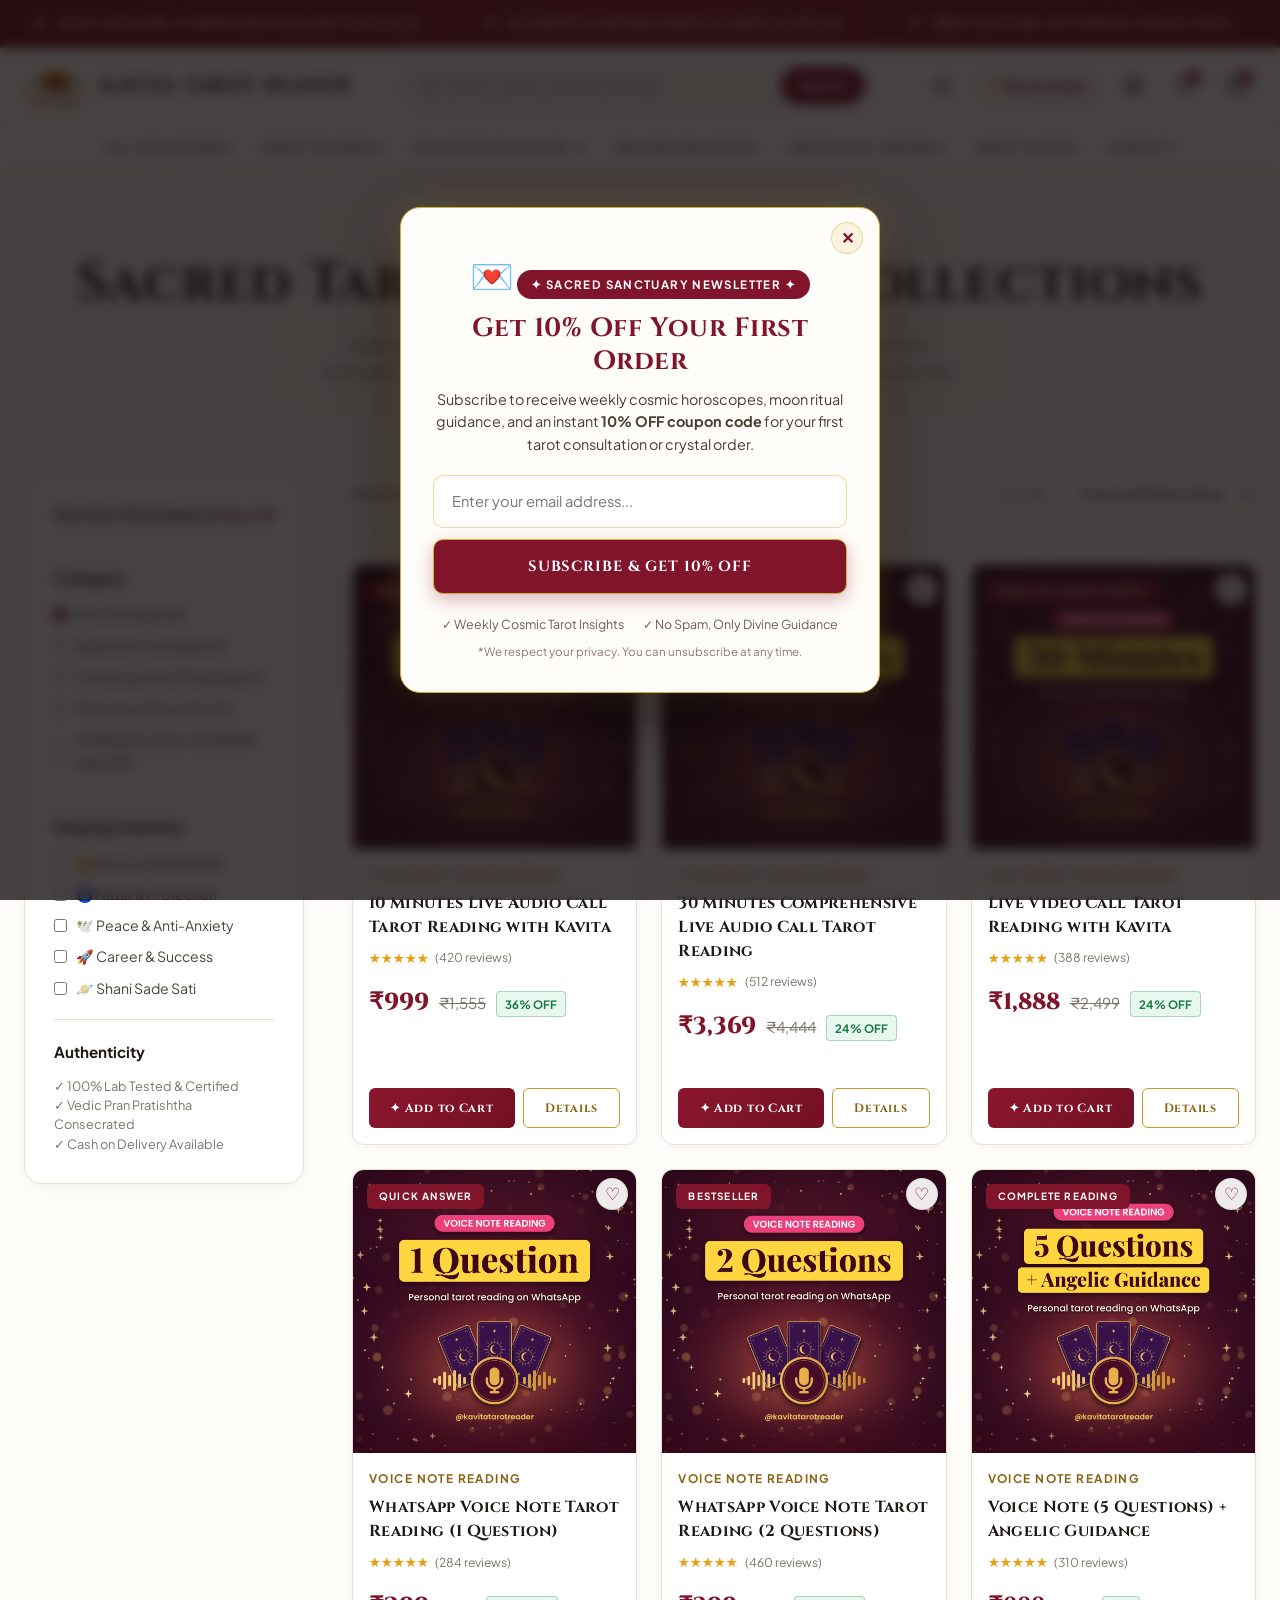
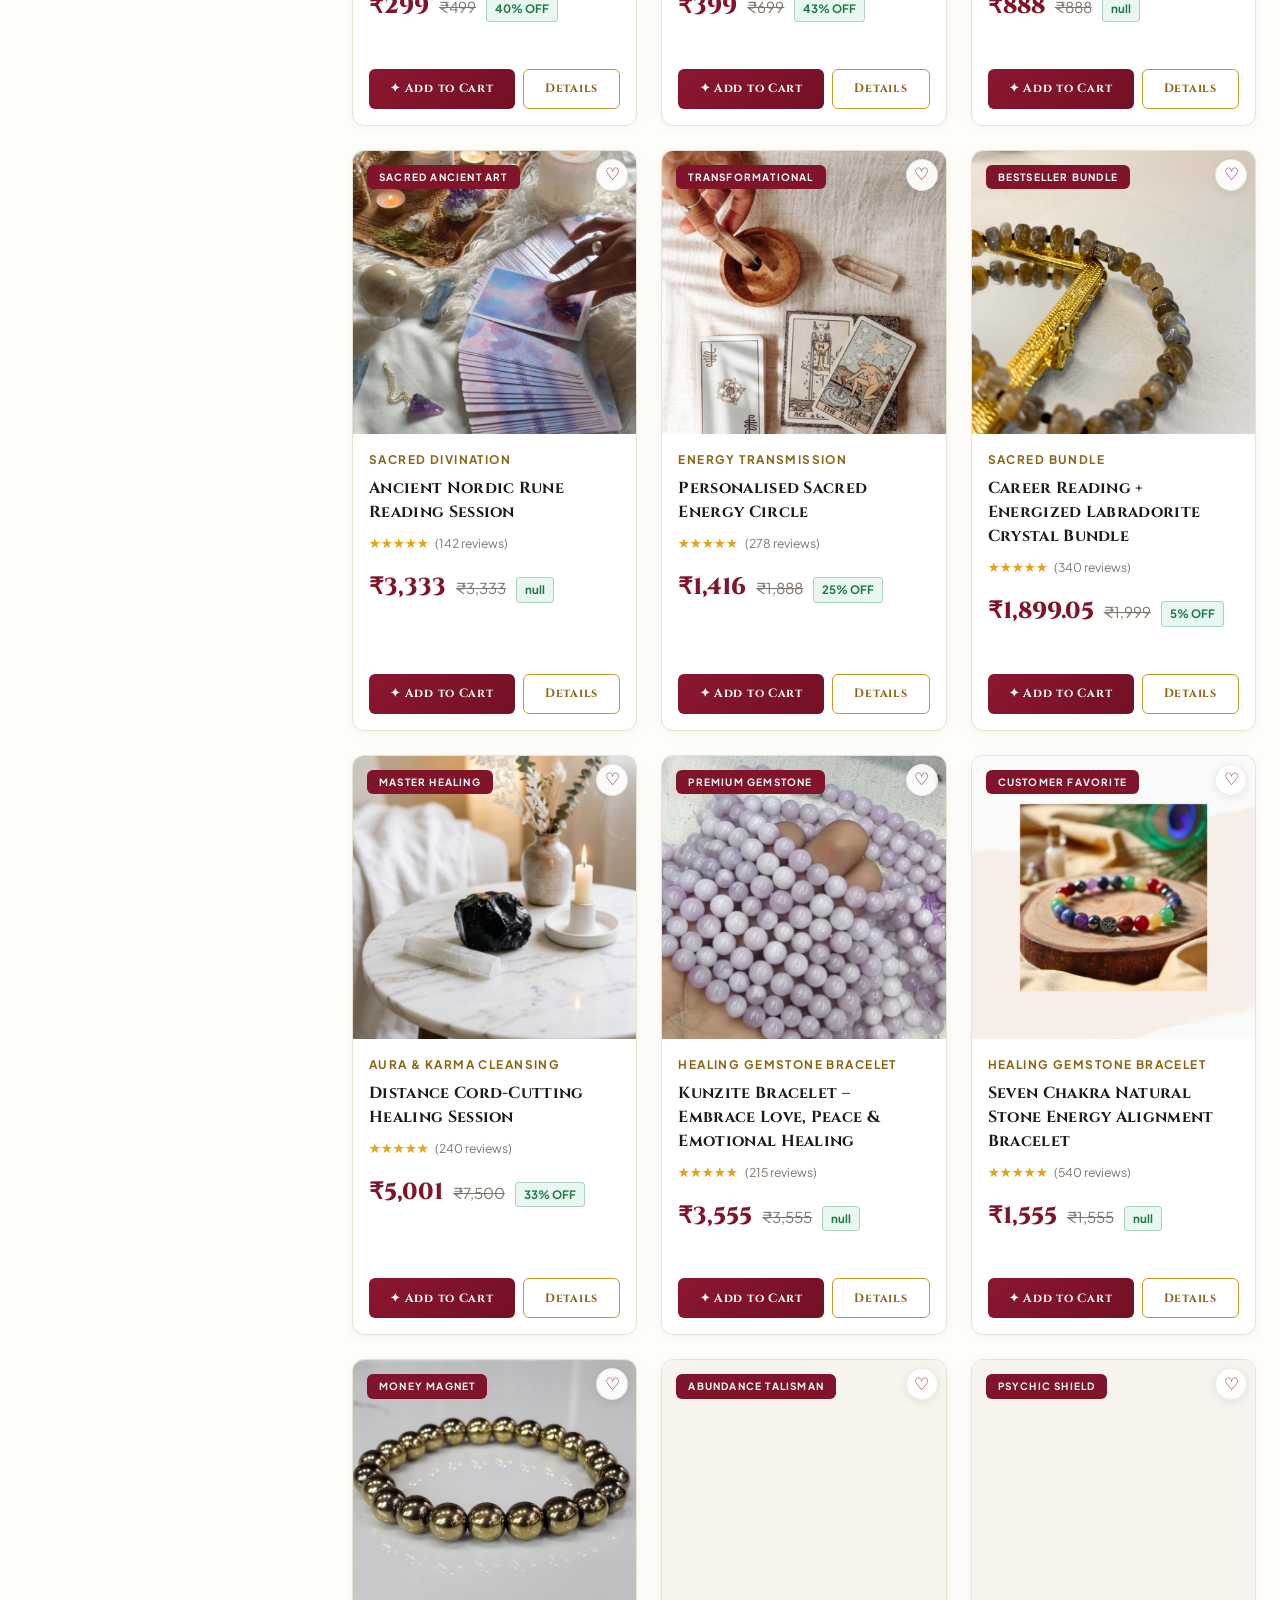
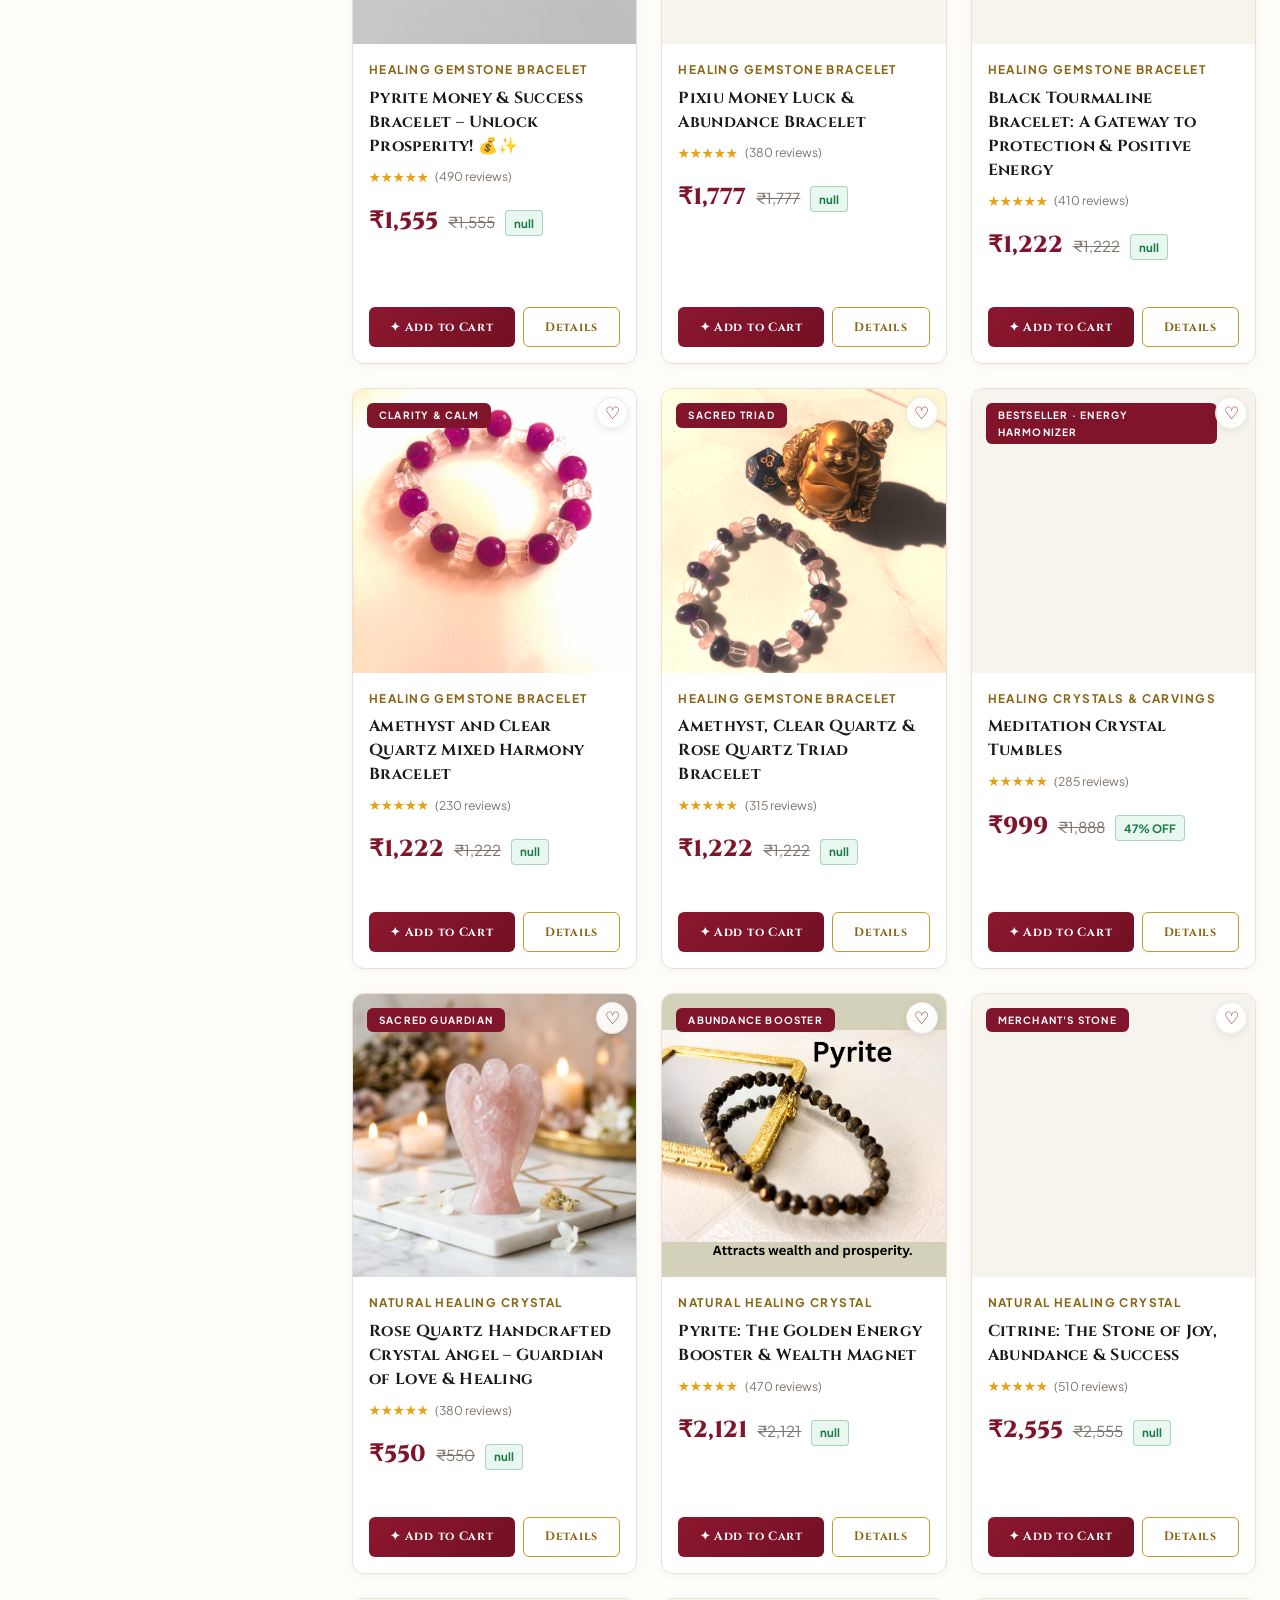
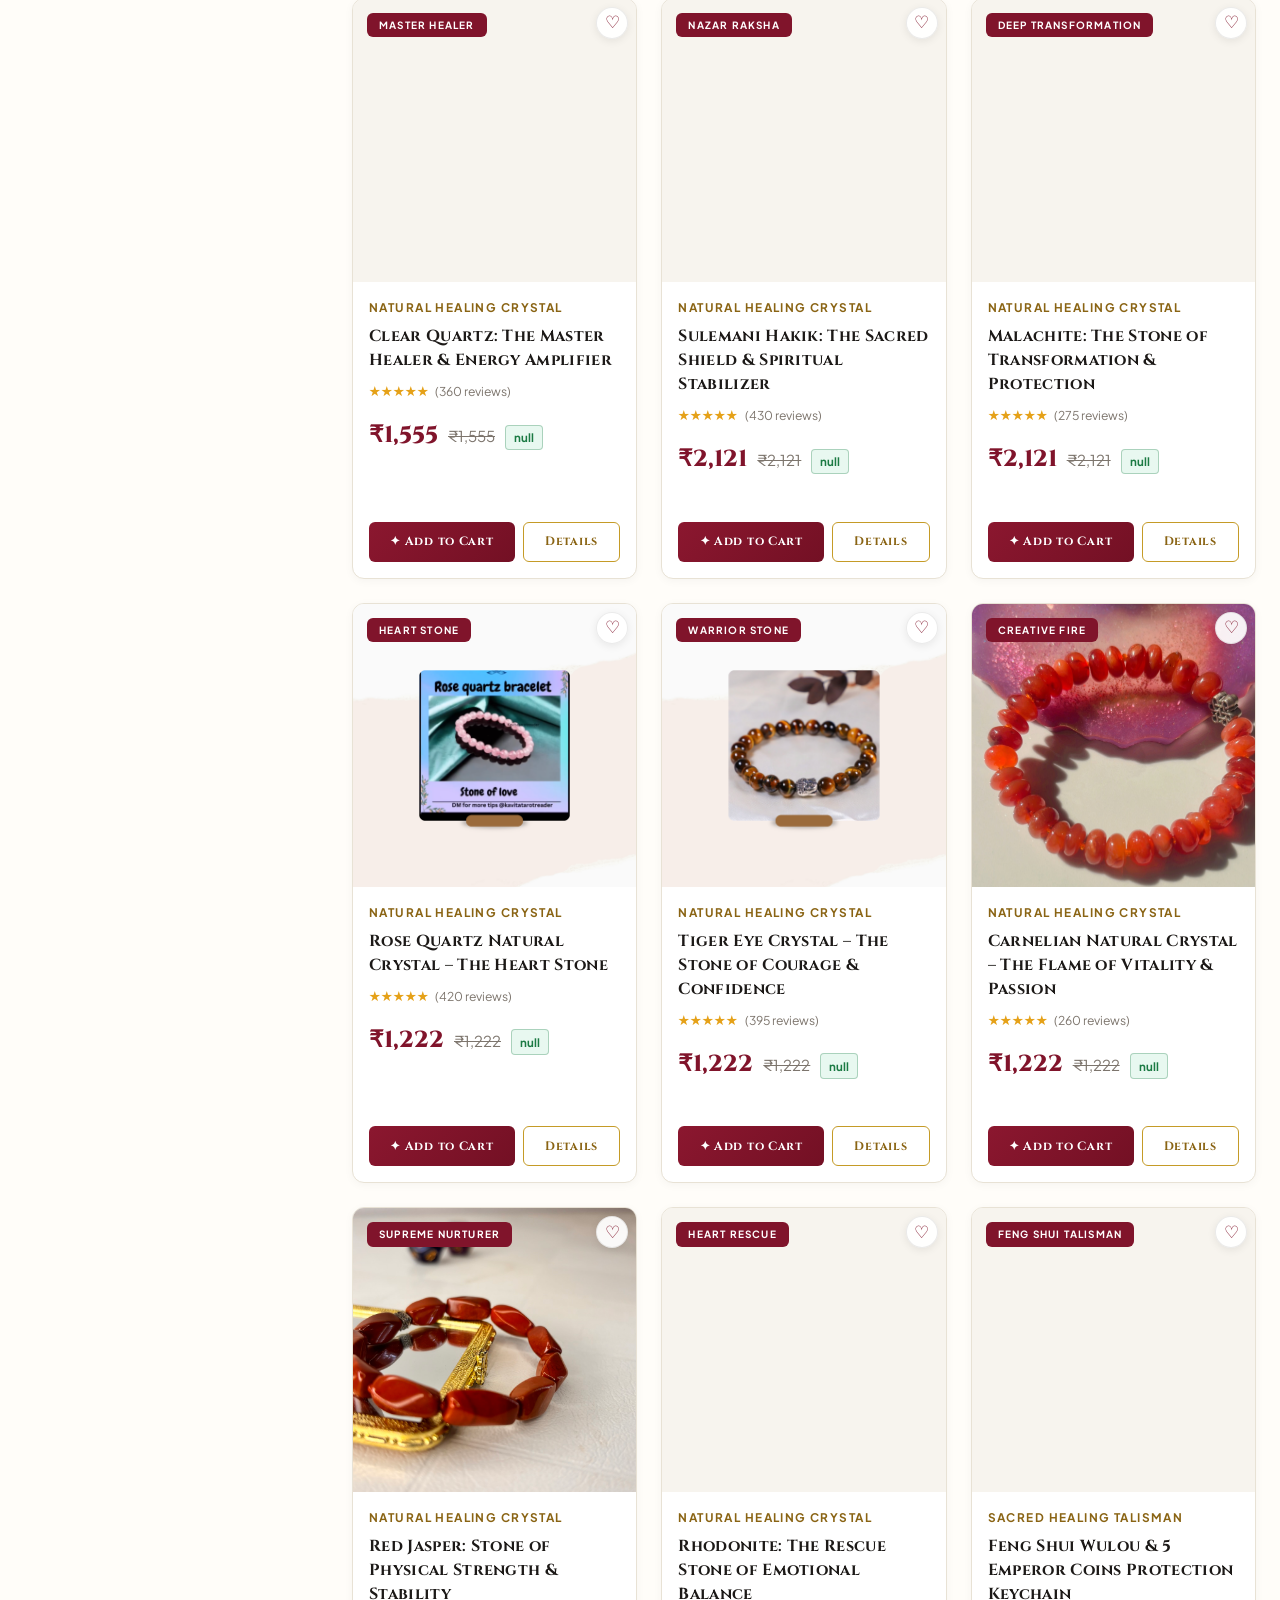
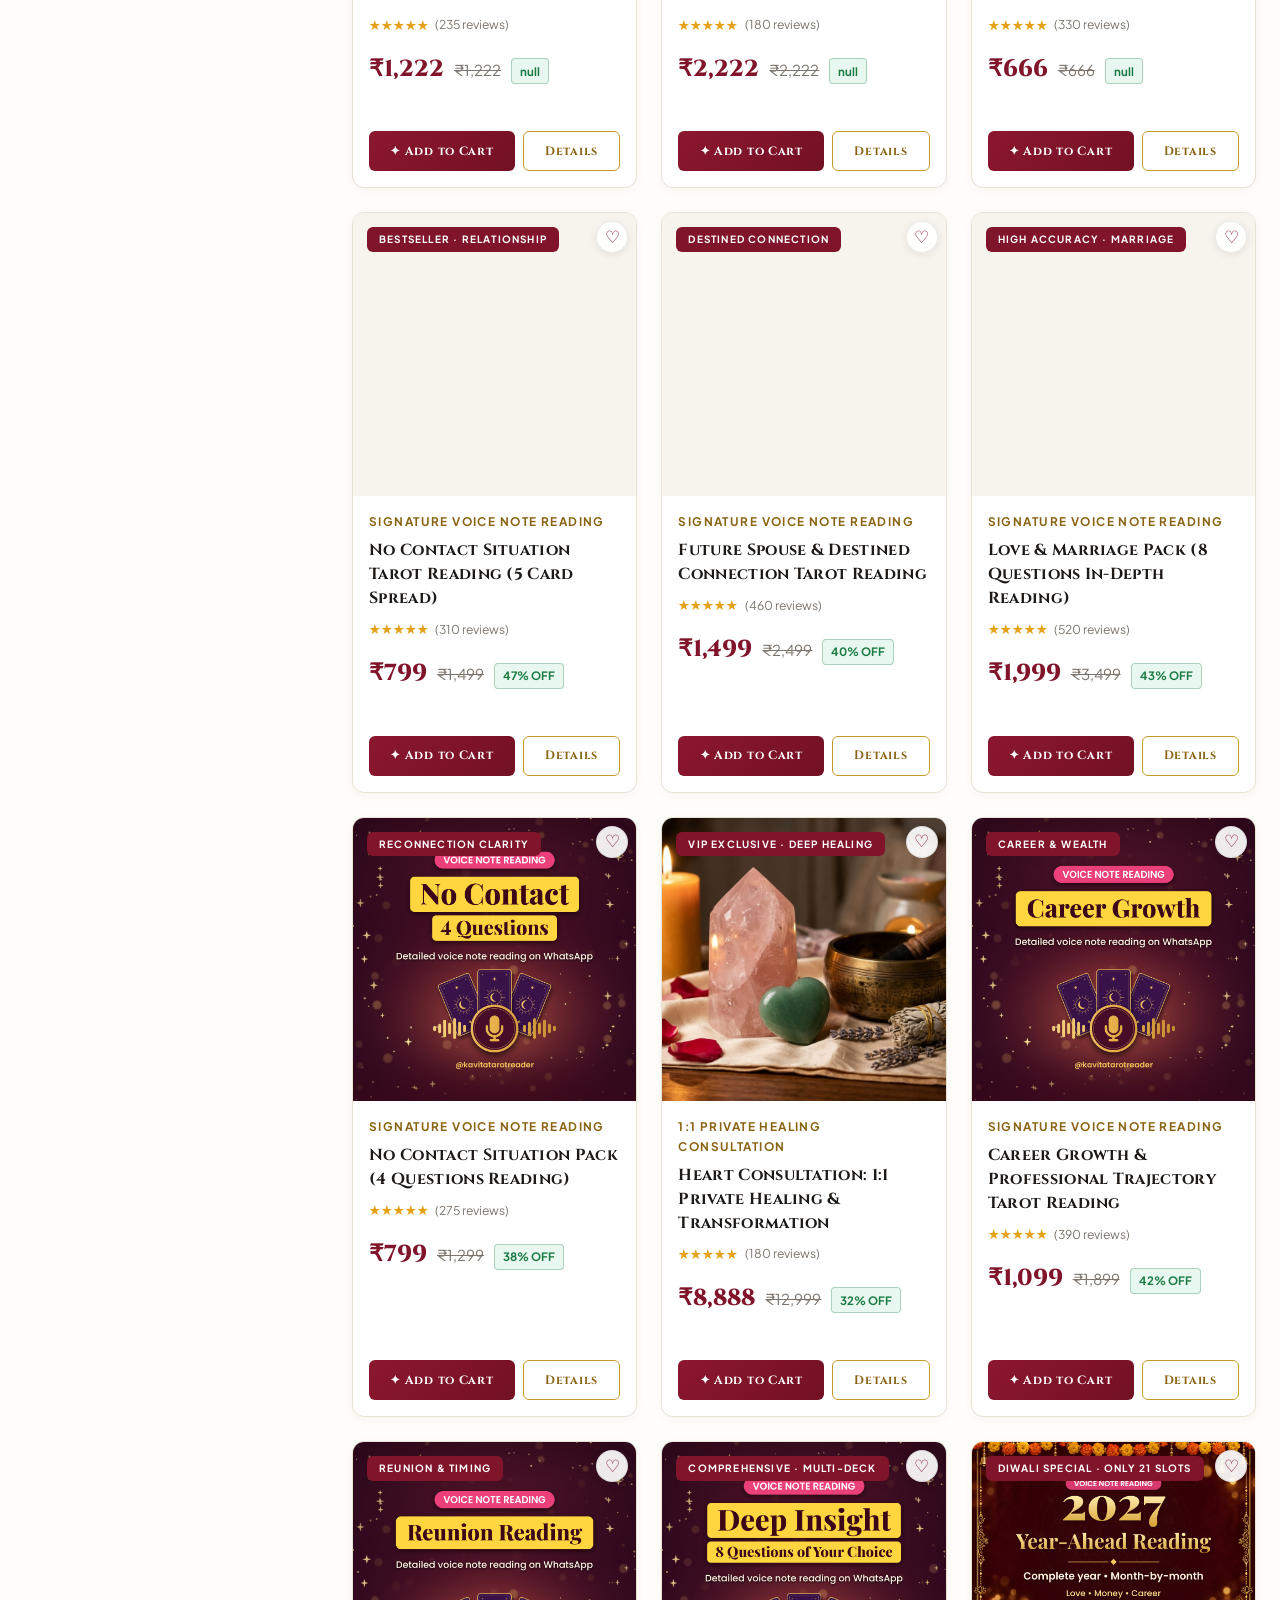
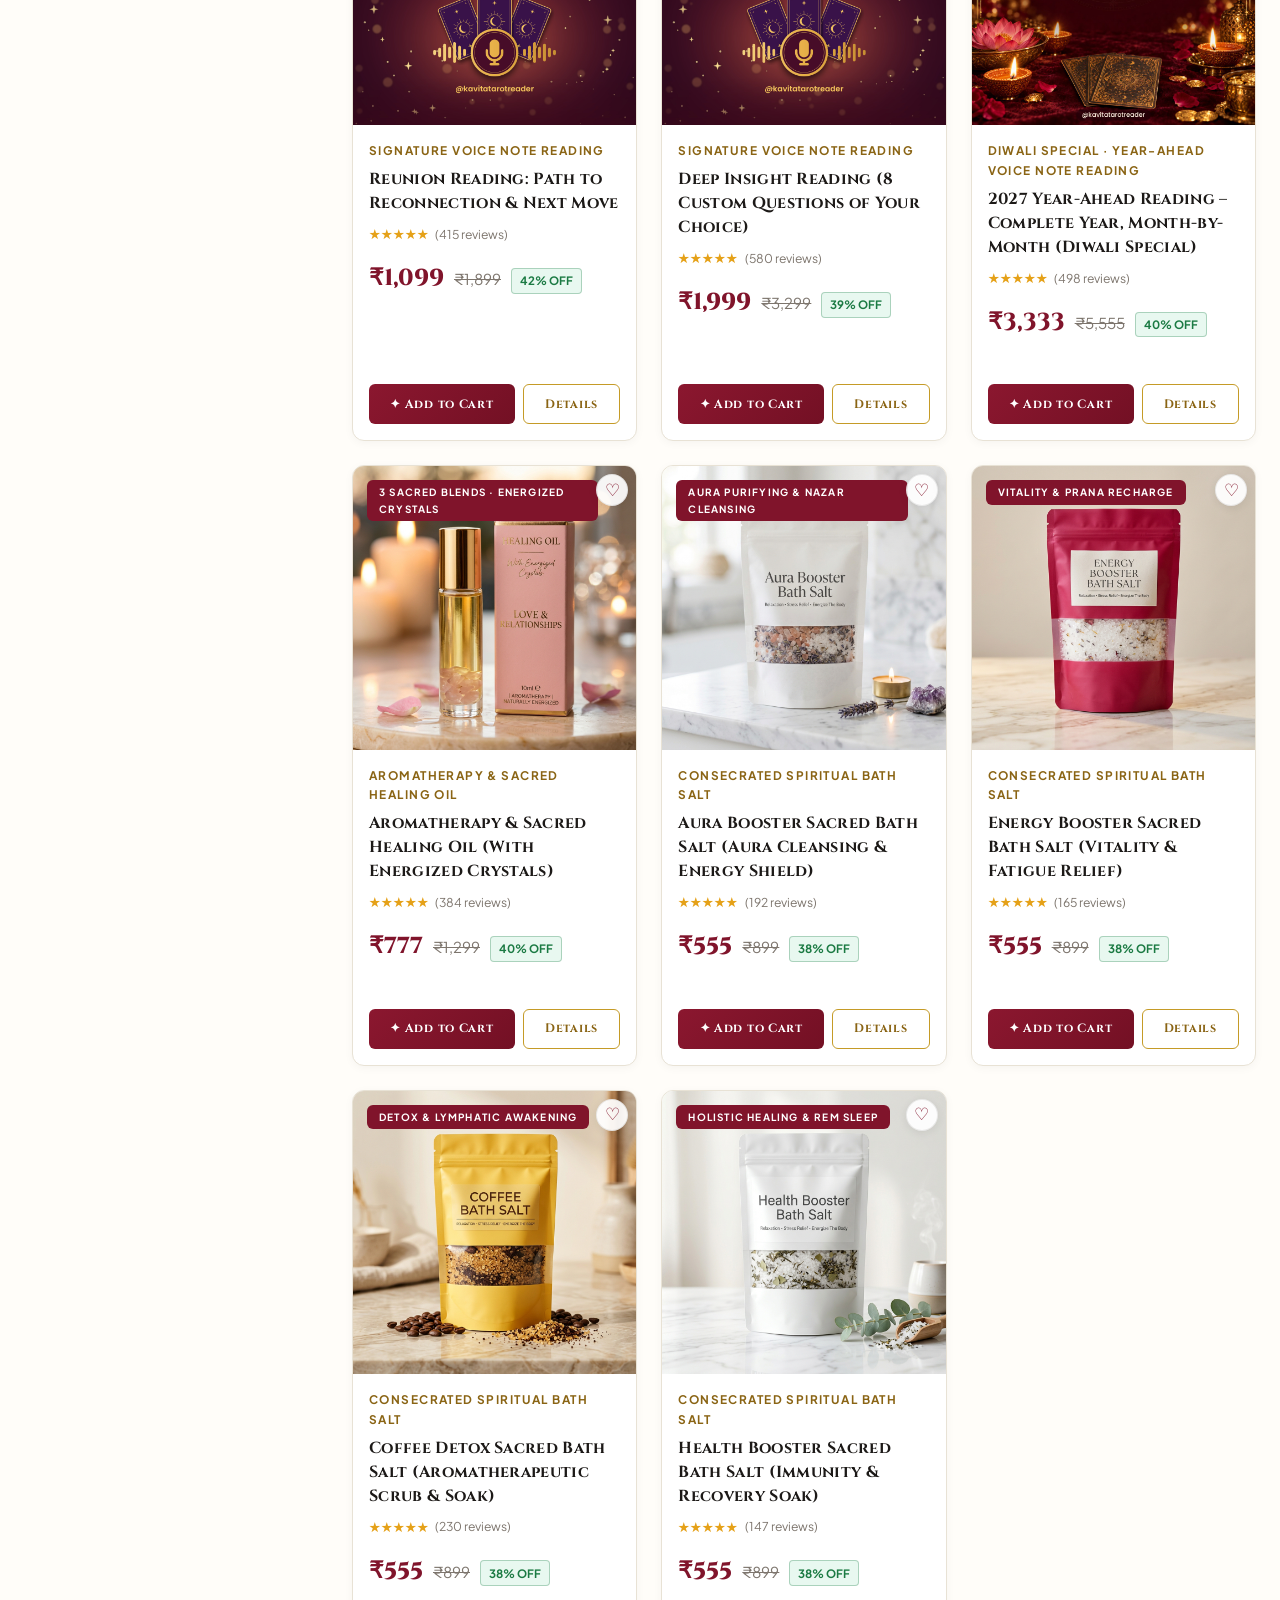
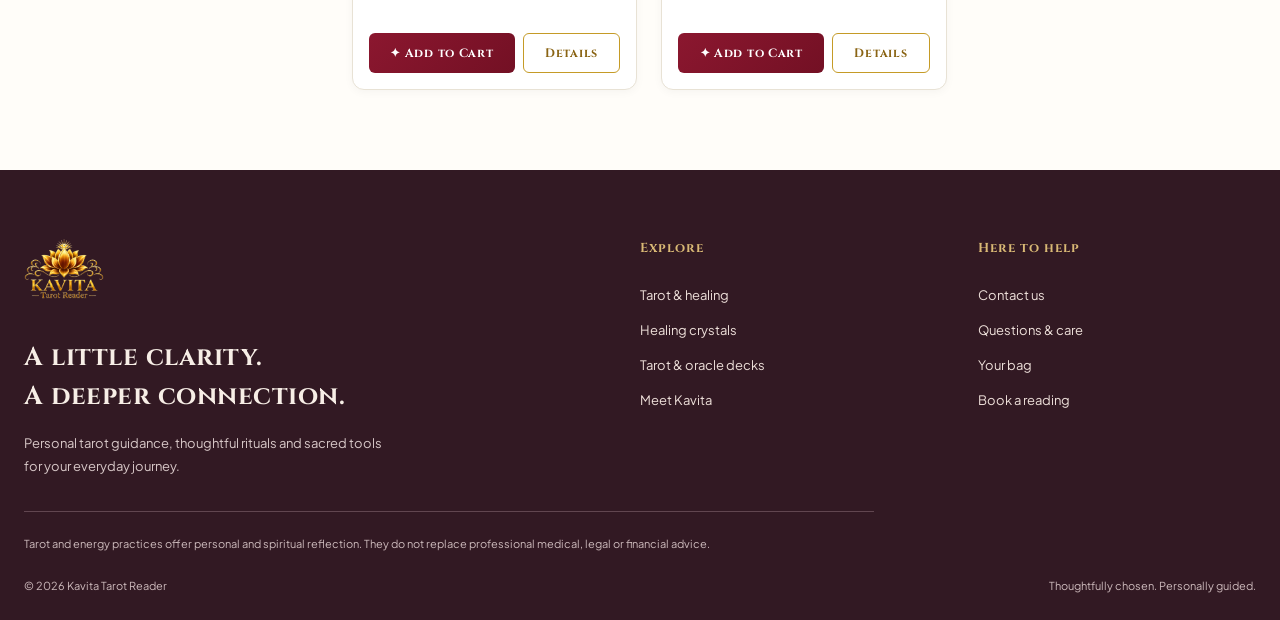
<file: collections.html>
<!doctype html>
<html lang="en">
<head>
  <meta charset="utf-8">
  <meta name="viewport" content="width=device-width, initial-scale=1">
  <title>All Collections — KAVITA TAROT READER | Authentic Tarot Decks & Healing Crystals</title>
  <!-- Favicon & Brand Icons -->
  <link rel="icon" type="image/x-icon" href="assets/favicon.ico">
  <link rel="icon" type="image/png" sizes="32x32" href="assets/kavita-favicon-32x32.png">
  <link rel="icon" type="image/png" sizes="192x192" href="assets/kavita-favicon.png">
  <link rel="apple-touch-icon" sizes="180x180" href="assets/apple-touch-icon.png">

  
  <!-- Fonts -->
  <link rel="preconnect" href="https://fonts.googleapis.com">
  <link rel="preconnect" href="https://fonts.gstatic.com" crossorigin>
  <link href="https://fonts.googleapis.com/css2?family=Cinzel:wght@400;600;700;900&family=Plus+Jakarta+Sans:wght@300;400;500;600;700&display=swap" rel="stylesheet">
  
  <!-- Stylesheet -->
  <link rel="stylesheet" href="assets/vanikabir.css">

  <style>
    .collections-layout {
      display: grid;
      grid-template-columns: 280px 1fr;
      gap: 3rem;
      padding: 3.5rem 0 5rem;
    }

    .filter-sidebar {
      background: #FFFFFF;
      border: 1px solid var(--v-border);
      border-radius: 18px;
      padding: 1.8rem;
      height: fit-content;
      position: sticky;
      top: 100px;
      box-shadow: var(--v-shadow-sm);
    }

    .filter-group {
      border-bottom: 1px solid var(--v-border);
      padding: 1.2rem 0;
    }
    .filter-group:first-child { padding-top: 0; }
    .filter-group:last-child { border-bottom: none; padding-bottom: 0; }

    .filter-title {
      font-size: 0.95rem;
      color: var(--v-text-dark);
      margin-bottom: 0.8rem;
      font-weight: 700;
      display: flex;
      justify-content: space-between;
      align-items: center;
    }

    .filter-list {
      list-style: none;
      display: flex;
      flex-direction: column;
      gap: 0.5rem;
    }

    .filter-item {
      display: flex;
      align-items: center;
      gap: 0.6rem;
      font-size: 0.88rem;
      color: var(--v-text-body);
      cursor: pointer;
    }

    .filter-item input {
      accent-color: var(--v-maroon);
      cursor: pointer;
    }

    .filter-item:hover {
      color: var(--v-maroon);
    }

    .toolbar-row {
      display: flex;
      justify-content: space-between;
      align-items: center;
      margin-bottom: 2rem;
      padding-bottom: 1.2rem;
      border-bottom: 1px solid var(--v-border);
      flex-wrap: wrap;
      gap: 1rem;
    }

    .results-count {
      font-size: 0.9rem;
      color: var(--v-text-muted);
      font-weight: 600;
    }

    .sort-select {
      padding: 0.5rem 1rem;
      border-radius: 999px;
      border: 1px solid var(--v-border);
      background: #FFFFFF;
      font-family: inherit;
      font-size: 0.85rem;
      color: var(--v-text-dark);
      cursor: pointer;
    }

    /* Mobile Filter Drawer */
    .mobile-filter-bar {
      display: none;
    }
    @media (max-width: 900px) {
      .mobile-filter-bar {
        display: flex;
        align-items: center;
        justify-content: space-between;
        margin-bottom: 1.25rem;
        gap: 0.75rem;
      }
      .mobile-filter-btn {
        flex: 1;
        background: #FFFFFF;
        border: 1.5px solid #80142B;
        color: #80142B;
        font-family: 'Cinzel', serif;
        font-size: 0.82rem;
        font-weight: 700;
        letter-spacing: 0.05em;
        padding: 0.65rem 1rem;
        border-radius: 8px;
        display: flex;
        align-items: center;
        justify-content: center;
        gap: 0.5rem;
        cursor: pointer;
        box-shadow: 0 2px 8px rgba(128, 20, 43, 0.08);
      }
      .filter-overlay {
        display: none;
        position: fixed;
        top: 0; left: 0; right: 0; bottom: 0;
        background: rgba(0,0,0,0.5);
        z-index: 99990;
        backdrop-filter: blur(2px);
      }
      .filter-overlay.active {
        display: block;
      }
      .filter-sidebar {
        position: fixed !important;
        top: 0 !important;
        left: -320px !important;
        width: 300px !important;
        height: 100vh !important;
        background: #FFFFFF !important;
        z-index: 99995 !important;
        overflow-y: auto !important;
        padding: 1.5rem !important;
        box-shadow: 4px 0 24px rgba(0,0,0,0.2) !important;
        transition: left 0.3s cubic-bezier(0.16, 1, 0.3, 1) !important;
        margin-bottom: 0 !important;
      }
      .filter-sidebar.active {
        left: 0 !important;
      }
      .filter-close-btn {
        display: block !important;
      }
      .collections-layout {
        grid-template-columns: 1fr;
      }
      .products-grid {
        grid-template-columns: repeat(2, 1fr) !important; /* EXACTLY 2 IN ONE ROW ON MOBILE */
        gap: 0.75rem !important;
      }
    }
  </style>
  <link rel="stylesheet" href="assets/storefront-refinements.css">
</head>
<body>

  <!-- 1. TOP MARQUEE TICKER -->
  <div class="top-marquee-strip">
    <div class="top-marquee-track">
      <div class="top-marquee-item"><span class="bullet">✦</span> 100% GENUINE & ENERGIZED HEALING CRYSTALS</div>
      <div class="top-marquee-item"><span class="bullet">✦</span> AUTHENTIC SACRED TAROT & ORACLE DECKS</div>
      <div class="top-marquee-item"><span class="bullet">✦</span> FREE SHIPPING ON ORDERS ABOVE ₹999</div>
      <div class="top-marquee-item"><span class="bullet">✦</span> CASH ON DELIVERY AVAILABLE ACROSS INDIA</div>
      <div class="top-marquee-item"><span class="bullet">✦</span> 1-ON-1 AUDIO READINGS DIRECT TO WHATSAPP</div>
      <!-- Loop -->
      <div class="top-marquee-item"><span class="bullet">✦</span> 100% GENUINE & ENERGIZED HEALING CRYSTALS</div>
      <div class="top-marquee-item"><span class="bullet">✦</span> AUTHENTIC SACRED TAROT & ORACLE DECKS</div>
      <div class="top-marquee-item"><span class="bullet">✦</span> FREE SHIPPING ON ORDERS ABOVE ₹999</div>
    </div>
  </div>

  <!-- 2. RAJVIRA 2-TIER LUXURY HEADER -->
  <header class="kavita-hdr">
    <div class="kavita-hdr__main">
      <div class="container kavita-hdr__container">
        <div class="kavita-hdr__brand">
          <a href="index.html" class="kavita-hdr__logo-link">
            <img src="assets/kavita-logo-gold.png" alt="Kavita Tarot Reader" class="kavita-hdr__logo-img">
            <span class="kavita-hdr__brand-name">KAVITA TAROT READER</span>
          </a>
        </div>

        <div class="kavita-hdr__search-wrap">
          <form action="collections.html" method="get" class="kavita-hdr__search-form" onsubmit="event.preventDefault(); window.location.href='collections.html?search=' + encodeURIComponent(this.querySelector('input').value);">
            <svg class="kavita-hdr__search-icon" width="18" height="18" viewBox="0 0 24 24" fill="none" stroke="currentColor" stroke-width="2"><circle cx="11" cy="11" r="8"></circle><line x1="21" y1="21" x2="16.65" y2="16.65"></line></svg>
            <input type="search" class="kavita-hdr__search-input" placeholder="Search crystals, decks & readings" aria-label="Search store">
            <button type="submit" class="kavita-hdr__search-btn">Search</button>
          </form>
        </div>

        <div class="kavita-hdr__actions">
          <a href="collections.html?search=1" class="kavita-hdr__icon-btn kavita-hdr__icon-btn--search-mobile" onclick="event.preventDefault(); document.querySelector('.kavita-hdr__search-input')?.focus();" aria-label="Search">
            <svg width="20" height="20" viewBox="0 0 24 24" fill="none" stroke="currentColor" stroke-width="2"><circle cx="11" cy="11" r="8"></circle><line x1="21" y1="21" x2="16.65" y2="16.65"></line></svg>
          </a>
          <a href="consultations.html" class="kavita-hdr__util-link"><span class="kavita-hdr__util-dot">●</span> Book Online</a>
          <a href="collections.html?wishlist=1" class="kavita-hdr__icon-btn" aria-label="Wishlist">
            <svg width="21" height="21" viewBox="0 0 24 24" fill="none" stroke="currentColor" stroke-width="1.8"><path d="M20.84 4.61a5.5 5.5 0 0 0-7.78 0L12 5.67l-1.06-1.06a5.5 5.5 0 0 0-7.78 7.78l1.06 1.06L12 21.23l7.78-7.78 1.06-1.06a5.5 5.5 0 0 0 0-7.78z"></path></svg>
            <span class="kavita-hdr__badge">0</span>
          </a>
          
          <button class="kavita-hdr__icon-btn kavita-hdr__icon-btn--cart" id="openCartBtn" aria-label="Open Cart" style="background: none; border: none; cursor: pointer;">
            <svg width="21" height="21" viewBox="0 0 24 24" fill="none" stroke="currentColor" stroke-width="1.8"><path d="M6 2L3 6v14a2 2 0 0 0 2 2h14a2 2 0 0 0 2-2V6l-3-4z"></path><line x1="3" y1="6" x2="21" y2="6"></line><path d="M16 10a4 4 0 0 1-8 0"></path></svg>
            <span class="kavita-hdr__badge kavita-hdr__badge--cart" id="cartCount">0</span>
          </button>
        </div>
      </div>
    </div>

    <nav class="kavita-hdr__nav-bar" aria-label="Category Navigation">
      <div class="container kavita-hdr__container">
        <ul class="kavita-hdr__menu">
          <li class="kavita-hdr__menu-item"><a href="collections.html" class="kavita-hdr__menu-link">All Collections</a></li>
          <li class="kavita-hdr__menu-item"><a href="consultations.html" class="kavita-hdr__menu-link">Tarot Readings</a></li>
          <li class="kavita-hdr__menu-item kavita-hdr__menu-item--dropdown">
            <a href="packages.html" class="kavita-hdr__menu-link">
              Signature Packages
              <svg class="kavita-hdr__caret" width="10" height="6" viewBox="0 0 10 6" fill="none"><path d="M1 1L5 5L9 1" stroke="currentColor" stroke-width="1.5" stroke-linecap="round"/></svg>
            </a>
            <div class="kavita-hdr__dropdown">
              <div class="kavita-hdr__dropdown-grid" style="grid-template-columns: repeat(2, 1fr); min-width: 520px; gap: 1.5rem;">
                <div class="kavita-hdr__dropdown-col">
                  <span class="kavita-hdr__dropdown-title">✦ Love &amp; Relationships</span>
                  <a href="product.html?id=31">No Contact Situation (5 Card)</a>
                  <a href="product.html?id=32">Future Spouse &amp; Destined Connection</a>
                  <a href="product.html?id=33">Love &amp; Marriage Pack (8 Questions)</a>
                  <a href="product.html?id=34">No Contact Situation (4 Questions)</a>
                  <a href="product.html?id=37">Reunion Reading: Will They Return?</a>
                </div>
                <div class="kavita-hdr__dropdown-col">
                  <span class="kavita-hdr__dropdown-title">✦ Healing &amp; Career Growth</span>
                  <a href="product.html?id=35">Heart Consultation: 1:1 Healing</a>
                  <a href="product.html?id=36">Career Growth &amp; Financial Path</a>
                  <a href="product.html?id=38">Deep Insight Reading (8 Questions)</a>
                  <div style="margin-top: 0.85rem; padding-top: 0.65rem; border-top: 1px dashed #ECE7DE;">
                    <a href="packages.html" style="color: #80142B; font-weight: 700; display: inline-flex; align-items: center; gap: 4px;">
                      ✦ Explore All 8 Packages →
                    </a>
                  </div>
                </div>
              </div>
            </div>
          </li>
          <li class="kavita-hdr__menu-item"><a href="collections.html?cat=bracelets" class="kavita-hdr__menu-link">Healing Bracelets</a></li>
          <li class="kavita-hdr__menu-item"><a href="collections.html?cat=crystals" class="kavita-hdr__menu-link">Crystals &amp; Carvings</a></li>
          <li class="kavita-hdr__menu-item"><a href="about.html" class="kavita-hdr__menu-link">About Kavita</a></li>
          <li class="kavita-hdr__menu-item"><a href="contact.html" class="kavita-hdr__menu-link">Contact</a></li>
        </ul>
      </div>
    </nav>
  </header>

  <!-- 3. PAGE HERO / BREADCRUMBS -->
  <section class="page-hero">
    <div class="container">
      <div class="breadcrumbs">
        <a href="index.html">Home</a> / <span>Collections</span>
      </div>
      <h1 class="page-hero-title">Sacred Tarot & Crystal Collections</h1>
      <p class="page-hero-sub">
        Explore genuine hand-selected healing crystals, consecrated gemstone bracelets, and authentic tarot decks curated and spiritually cleansed by Kavita.
      </p>
    </div>
  </section>

  <!-- 4. MAIN COLLECTION WITH SIDEBAR FILTERS -->
  <main class="container">
    <!-- Mobile Filter Trigger -->
    <div class="mobile-filter-bar">
      <button type="button" class="mobile-filter-btn" onclick="toggleMobileFilter()">
        <span>⚡ Filter Offerings</span>
      </button>
    </div>
    <div class="filter-overlay" id="filterOverlay" onclick="toggleMobileFilter()"></div>

    <div class="collections-layout">
      
      <!-- Filter Sidebar -->
      <aside class="filter-sidebar" id="filterSidebar">
        <div style="display: flex; justify-content: space-between; align-items: center; margin-bottom: 1.2rem;">
          <h4 style="font-size: 1.1rem; color: var(--v-text-dark); margin: 0;">Filter Offerings</h4>
          <div style="display: flex; align-items: center; gap: 0.8rem;">
            <button onclick="resetFilters()" style="background: none; border: none; color: var(--v-maroon); font-size: 0.8rem; font-weight: 700; cursor: pointer;">Reset All</button>
            <button onclick="toggleMobileFilter()" style="display: none; background: none; border: none; font-size: 1.3rem; color: #80142B; cursor: pointer; line-height: 1;" class="filter-close-btn" aria-label="Close Filter">✕</button>
          </div>
        </div>

        <!-- Category Filter -->
        <div class="filter-group">
          <div class="filter-title">Category</div>
          <ul class="filter-list">
            <li class="filter-item">
              <input type="checkbox" id="cat_all" checked onchange="applyFilters()">
              <label for="cat_all">All Offerings (<span id="count_all">44</span>)</label>
            </li>
            <li class="filter-item">
              <input type="checkbox" id="cat_packages" onchange="applyFilters()">
              <label for="cat_packages">Signature Packages (8)</label>
            </li>
            <li class="filter-item">
              <input type="checkbox" id="cat_readings" onchange="applyFilters()">
              <label for="cat_readings">Consultations &amp; Readings (11)</label>
            </li>
            <li class="filter-item">
              <input type="checkbox" id="cat_bracelets" onchange="applyFilters()">
              <label for="cat_bracelets">Gemstone Bracelets (7)</label>
            </li>
            <li class="filter-item">
              <input type="checkbox" id="cat_crystals" onchange="applyFilters()">
              <label for="cat_crystals">Healing Crystals, Oils &amp; Bath Salts (18)</label>
            </li>
          </ul>
        </div>

        <!-- Intention Filter -->
        <div class="filter-group">
          <div class="filter-title">Shop by Intention</div>
          <ul class="filter-list">
            <li class="filter-item">
              <input type="checkbox" id="int_dhanlabh" onchange="applyFilters()">
              <label for="int_dhanlabh">💰 Dhan Labh & Wealth</label>
            </li>
            <li class="filter-item">
              <input type="checkbox" id="int_protection" onchange="applyFilters()">
              <label for="int_protection">🧿 Nazar & Protection</label>
            </li>
            <li class="filter-item">
              <input type="checkbox" id="int_peace" onchange="applyFilters()">
              <label for="int_peace">🕊️ Peace & Anti-Anxiety</label>
            </li>
            <li class="filter-item">
              <input type="checkbox" id="int_career" onchange="applyFilters()">
              <label for="int_career">🚀 Career & Success</label>
            </li>
            <li class="filter-item">
              <input type="checkbox" id="int_shani" onchange="applyFilters()">
              <label for="int_shani">🪐 Shani Sade Sati</label>
            </li>
          </ul>
        </div>

        <!-- Trust Features -->
        <div class="filter-group">
          <div class="filter-title">Authenticity</div>
          <div style="font-size: 0.8rem; color: var(--v-text-muted); line-height: 1.5;">
            ✓ 100% Lab Tested & Certified<br>
            ✓ Vedic Pran Pratishtha Consecrated<br>
            ✓ Cash on Delivery Available
          </div>
        </div>
      </aside>

      <!-- Products Area -->
      <section>
        <!-- Toolbar -->
        <div class="toolbar-row">
          <div class="results-count" id="displayResultsCount">
            Showing all 12 sacred offerings
          </div>
          <div>
            <label style="font-size: 0.85rem; color: var(--v-text-muted); margin-right: 0.4rem;">Sort By:</label>
            <select class="sort-select" id="sortSelect" onchange="applySorting()">
              <option value="featured">Featured & Bestselling</option>
              <option value="price-low">Price: Low to High</option>
              <option value="price-high">Price: High to Low</option>
              <option value="rating">Customer Rating</option>
            </select>
          </div>
        </div>

        <!-- Products Grid -->
        <div class="products-grid" id="collectionGrid">
          <!-- Injected via JavaScript -->
        </div>
      </section>

    </div>
  </main>

  <!-- 5. CONTAINED LUXURY FOOTER (WHITE & ROYAL RED THEME) -->
  <footer class="refined-footer">
  <div class="container"><div class="refined-footer-grid">
    <div class="refined-footer-brand"><a href="index.html"><img src="assets/kavita-logo-gold.png" alt="Kavita Tarot" width="80" height="80"></a><h2>A little clarity.<br>A deeper connection.</h2><p>Personal tarot guidance, thoughtful rituals and sacred tools for your everyday journey.</p></div>
    <div><h3>Explore</h3><a href="consultations.html">Tarot & healing</a><a href="collections.html?cat=crystals">Healing crystals</a><a href="collections.html?cat=tarot">Tarot & oracle decks</a><a href="about.html">Meet Kavita</a></div>
    <div><h3>Here to help</h3><a href="contact.html">Contact us</a><a href="faq.html">Questions & care</a><a href="cart.html">Your bag</a><a href="consultations.html">Book a reading</a></div>
  </div><div class="refined-footer-note">Tarot and energy practices offer personal and spiritual reflection. They do not replace professional medical, legal or financial advice.</div><div class="refined-footer-bottom"><span>© 2026 Kavita Tarot Reader</span><span>Thoughtfully chosen. Personally guided.</span></div></div>
</footer>

  <!-- 6. CART DRAWER FLYOUT -->
  <div class="cart-drawer-overlay" id="cartOverlay" onclick="closeCart()"></div>
  <div class="cart-drawer" id="cartDrawer">
    <div class="cart-header">
      <div style="font-family: var(--font-heading); font-size: 1.15rem; color: var(--v-text-dark); font-weight: 700;">
        Your Sacred Cart (<span id="cartCountHeader">0</span>)
      </div>
      <button onclick="closeCart()" style="background: none; border: none; color: var(--v-text-dark); font-size: 1.5rem; cursor: pointer;">✕</button>
    </div>

    <div class="cart-progress-bar-wrap">
      <div id="shippingProgressText">✦ Add ₹999 for FREE Express Delivery!</div>
      <div class="cart-progress-bar">
        <div class="cart-progress-fill" id="shippingProgressFill" style="width: 0%;"></div>
      </div>
    </div>

    <div class="cart-body" id="cartItemsList"></div>

    <div class="cart-footer">
      <div class="cart-subtotal-row">
        <span>Subtotal:</span>
        <span id="cartSubtotal" style="color: var(--v-maroon);">₹0</span>
      </div>
      <button class="btn btn-maroon" style="width: 100%; padding: 0.95rem;" onclick="checkoutCart()">
        ✦ Proceed to Secure Checkout
      </button>
      <div style="text-align: center; font-size: 0.74rem; color: var(--v-text-muted); margin-top: 0.8rem;">
        🔒 256-Bit SSL Encrypted · 100% Authentic Consecrated Items
      </div>
    </div>
  </div>

  <!-- 7. FLOATING WHATSAPP BUTTON -->
  

  <!-- Script: Catalog and Filtering -->
  <script src="assets/store-data.js"></script>
  <script src="assets/storefront-cart.js"></script>
  <script>
    let activeProducts = [...STORE_PRODUCTS];

    function renderCollection(products) {
      const grid = document.getElementById('collectionGrid');
      const countEl = document.getElementById('displayResultsCount');
      
      countEl.innerText = `Showing ${products.length} sacred offerings`;

      if (products.length === 0) {
        grid.innerHTML = `
          <div style="grid-column: 1 / -1; text-align: center; padding: 4rem 1rem; color: var(--v-text-muted);">
            <div style="font-size: 3rem; margin-bottom: 1rem; color: var(--v-maroon);">📿</div>
            <h3 style="color: var(--v-text-dark); margin-bottom: 0.5rem;">No products match these filters</h3>
            <p>Try resetting filters to explore our full energized catalogue.</p>
            <button class="btn btn-maroon" style="margin-top: 1.5rem;" onclick="resetFilters()">Reset All Filters</button>
          </div>
        `;
        return;
      }

      grid.innerHTML = products.map(p => `
        <div class="product-card">
          <div class="product-media">
            <span class="product-badge-flag">${p.badge}</span>
            <button type="button" class="product-wishlist-heart" aria-label="Add to Wishlist" onclick="toggleWishlist(this, ${p.id})">♡</button>
            <a href="product.html?id=${p.id}">
              <img loading="lazy" decoding="async" class="product-img" src="${p.img}" alt="${p.title}">
            </a>
          </div>
          <div class="product-info-wrap">
            <div>
              <div class="product-category-sub">${p.categoryLabel}</div>
              <h4 class="product-title">
                <a href="product.html?id=${p.id}">${p.title}</a>
              </h4>
              <div class="product-reviews-stars">
                ★★★★★ <span class="product-reviews-count">(${p.reviewsCount} reviews)</span>
              </div>
              <div class="product-pricing-row">
                <span class="current-price">₹${p.price.toLocaleString('en-IN')}</span>
                <span class="compare-price">₹${p.comparePrice.toLocaleString('en-IN')}</span>
                <span class="discount-pill">${p.discount}</span>
              </div>
            </div>
            <div class="product-card-actions">
              <button class="btn btn-maroon" onclick="addToCart('${p.title}', ${p.price}, '${p.img}', '${p.handle}')">
                ✦ Add to Cart
              </button>
              <a href="product.html?id=${p.id}" class="btn btn-outline">
                Details
              </a>
            </div>
          </div>
        </div>
      `).join('');
    }

    // Toggle Mobile Filter Drawer
    function toggleMobileFilter() {
      const sidebar = document.getElementById('filterSidebar');
      const overlay = document.getElementById('filterOverlay');
      if (sidebar && overlay) {
        sidebar.classList.toggle('active');
        overlay.classList.toggle('active');
      }
    }

    // Toggle Wishlist Heart
    function toggleWishlist(btn, id) {
      btn.classList.toggle('is-active');
      const isActive = btn.classList.contains('is-active');
      btn.innerHTML = isActive ? '♥' : '♡';
      let count = parseInt(localStorage.getItem('kavita_wishlist_count') || '0', 10);
      count = isActive ? count + 1 : Math.max(0, count - 1);
      localStorage.setItem('kavita_wishlist_count', count);
      const badge = document.getElementById('mobileWishlistCount');
      if (badge) badge.innerText = count;
    }

    const packageHandles = [
      'no-contact-situation-5-card-reading',
      'future-spouse-reading',
      'love-marriage-pack-8-questions',
      'no-contact-situation-pack-4-questions',
      'heart-consultation-private-healing',
      'career-growth-reading',
      'reunion-reading',
      'deep-insight-reading-8-questions'
    ];

    function applyFilters() {
      const catAll = document.getElementById('cat_all') ? document.getElementById('cat_all').checked : false;
      const catPackages = document.getElementById('cat_packages') ? document.getElementById('cat_packages').checked : false;
      const catReadings = document.getElementById('cat_readings') ? document.getElementById('cat_readings').checked : false;
      const catBracelets = document.getElementById('cat_bracelets') ? document.getElementById('cat_bracelets').checked : false;
      const catCrystals = document.getElementById('cat_crystals') ? document.getElementById('cat_crystals').checked : false;

      const intDhanlabh = document.getElementById('int_dhanlabh').checked;
      const intProtection = document.getElementById('int_protection').checked;
      const intPeace = document.getElementById('int_peace').checked;
      const intCareer = document.getElementById('int_career').checked;
      const intShani = document.getElementById('int_shani').checked;

      activeProducts = STORE_PRODUCTS.filter(p => {
        let catMatch = true;
        if (!catAll) {
          let matchesAnyCat = false;
          let anyCatSelected = false;

          if (catPackages) {
            anyCatSelected = true;
            if (packageHandles.includes(p.handle)) matchesAnyCat = true;
          }
          if (catReadings) {
            anyCatSelected = true;
            if (p.category === 'readings' && !packageHandles.includes(p.handle)) matchesAnyCat = true;
          }
          if (catBracelets) {
            anyCatSelected = true;
            if (p.category === 'bracelets') matchesAnyCat = true;
          }
          if (catCrystals) {
            anyCatSelected = true;
            if (p.category === 'crystals') matchesAnyCat = true;
          }
          
          if (anyCatSelected) {
            catMatch = matchesAnyCat;
          }
        }

        let intMatch = true;
        const matchedInts = [];
        if (intDhanlabh) matchedInts.push('dhanlabh');
        if (intProtection) matchedInts.push('protection');
        if (intPeace) matchedInts.push('peace');
        if (intCareer) matchedInts.push('career');
        if (intShani) matchedInts.push('shani');
        if (matchedInts.length > 0) {
          intMatch = matchedInts.some(i => (p.intention || '').includes(i));
        }

        return catMatch && intMatch;
      });

      applySorting();
    }

    function applySorting() {
      const sortVal = document.getElementById('sortSelect').value;
      if (sortVal === 'price-low') {
        activeProducts.sort((a, b) => a.price - b.price);
      } else if (sortVal === 'price-high') {
        activeProducts.sort((a, b) => b.price - a.price);
      } else if (sortVal === 'rating') {
        activeProducts.sort((a, b) => b.rating - a.rating || b.reviewsCount - a.reviewsCount);
      } else {
        // Featured
        activeProducts.sort((a, b) => a.id - b.id);
      }
      renderCollection(activeProducts);
    }

    function resetFilters() {
      document.getElementById('cat_all').checked = true;
      if (document.getElementById('cat_packages')) document.getElementById('cat_packages').checked = false;
      document.getElementById('cat_readings').checked = false;
      document.getElementById('cat_bracelets').checked = false;
      document.getElementById('cat_crystals').checked = false;
      document.getElementById('int_dhanlabh').checked = false;
      document.getElementById('int_protection').checked = false;
      document.getElementById('int_peace').checked = false;
      document.getElementById('int_career').checked = false;
      document.getElementById('int_shani').checked = false;
      activeProducts = [...STORE_PRODUCTS];
      renderCollection(activeProducts);
    }

    // URL parameter parsing for category pre-filtering
    window.addEventListener('DOMContentLoaded', () => {
      const urlParams = new URLSearchParams(window.location.search);
      const catParam = urlParams.get('cat');
      if (catParam && catParam !== 'all') {
        document.getElementById('cat_all').checked = false;
        if (catParam === 'packages' && document.getElementById('cat_packages')) {
          document.getElementById('cat_packages').checked = true;
        }
        if (catParam === 'readings') document.getElementById('cat_readings').checked = true;
        if (catParam === 'bracelets') document.getElementById('cat_bracelets').checked = true;
        if (catParam === 'crystals' || catParam === 'charms') document.getElementById('cat_crystals').checked = true;
        applyFilters();
      } else {
        renderCollection(STORE_PRODUCTS);
      }
      const wCount = localStorage.getItem('kavita_wishlist_count') || '0';
      const badge = document.getElementById('mobileWishlistCount');
      if (badge) badge.innerText = wCount;
    });
  </script>

  <!-- LUXURY MOBILE FLOATING BOTTOM NAVIGATION BAR -->
  <nav class="kavita-mobile-bottom-nav" aria-label="Mobile Navigation">
    <a href="collections.html" class="mobile-nav-item active">
      <span class="mobile-nav-icon">
        <svg width="20" height="20" viewBox="0 0 24 24" fill="none" stroke="currentColor" stroke-width="2"><path d="M6 2L3 6v14a2 2 0 0 0 2 2h14a2 2 0 0 0 2-2V6l-3-4z"></path><line x1="3" y1="6" x2="21" y2="6"></line><path d="M16 10a4 4 0 0 1-8 0"></path></svg>
      </span>
      <span class="mobile-nav-label">Shop</span>
    </a>

    <a href="consultations.html" class="mobile-nav-item">
      <span class="mobile-nav-icon">
        <svg width="20" height="20" viewBox="0 0 24 24" fill="none" stroke="currentColor" stroke-width="2"><path d="M21 15a2 2 0 0 1-2 2H7l-4 4V5a2 2 0 0 1 2-2h14a2 2 0 0 1 2 2z"></path></svg>
      </span>
      <span class="mobile-nav-label">Readings</span>
    </a>

    <!-- Center Elevated Glowing Home Button -->
    <a href="index.html" class="mobile-nav-item mobile-nav-item--center" aria-label="Home">
      <div class="mobile-nav-center-btn">
        <svg width="24" height="24" viewBox="0 0 24 24" fill="none" stroke="currentColor" stroke-width="2.3"><path d="M3 9l9-7 9 7v11a2 2 0 0 1-2 2H5a2 2 0 0 1-2-2z"></path><polyline points="9 22 9 12 15 12 15 22"></polyline></svg>
      </div>
      <span class="mobile-nav-label">Home</span>
    </a>

    <a href="collections.html" class="mobile-nav-item">
      <span class="mobile-nav-icon">
        <svg width="20" height="20" viewBox="0 0 24 24" fill="none" stroke="currentColor" stroke-width="2"><path d="M20.84 4.61a5.5 5.5 0 0 0-7.78 0L12 5.67l-1.06-1.06a5.5 5.5 0 0 0-7.78 7.78l1.06 1.06L12 21.23l7.78-7.78 1.06-1.06a5.5 5.5 0 0 0 0-7.78z"></path></svg>
      </span>
      <span class="mobile-nav-label">Wishlist</span>
      <span class="mobile-nav-badge" id="mobileWishlistCount">0</span>
    </a>

    <a href="javascript:void(0)" class="mobile-nav-item" onclick="openCart()">
      <span class="mobile-nav-icon">
        <svg width="20" height="20" viewBox="0 0 24 24" fill="none" stroke="currentColor" stroke-width="2"><circle cx="9" cy="21" r="1"></circle><circle cx="20" cy="21" r="1"></circle><path d="M1 1h4l2.68 13.39a2 2 0 0 0 2 1.61h9.72a2 2 0 0 0 2-1.61L23 6H6"></path></svg>
      </span>
      <span class="mobile-nav-label">Cart</span>
      <span class="mobile-nav-badge" id="mobileCartCount">0</span>
    </a>
  </nav>

  <!-- =========================================================
       SACRED SANCTUARY NEWSLETTER POP-UP (10% OFF FIRST ORDER)
       Non-permanent: Appears once; dismissed permanently via localStorage
  ========================================================= -->
  <div id="kavitaNewsletterOverlay" class="kavita-welcome-overlay" role="dialog" aria-modal="true" aria-hidden="true" style="display: none;">
    <div class="kavita-welcome-modal kavita-newsletter-modal">
      <button type="button" class="kavita-welcome-close" id="kavitaNewsletterCloseBtn" aria-label="Close Pop-up">✕</button>
      <div class="kavita-welcome-icon">💌</div>
      <div class="kavita-welcome-badge">✦ SACRED SANCTUARY NEWSLETTER ✦</div>
      <h3 class="kavita-welcome-title">Get 10% Off Your First Order</h3>
      <p class="kavita-welcome-desc">
        Subscribe to receive weekly cosmic horoscopes, moon ritual guidance, and an instant <strong>10% OFF coupon code</strong> for your first tarot consultation or crystal order.
      </p>

      <form id="kavitaNewsletterForm" class="kavita-newsletter-form" onsubmit="return handleNewsletterSubmit(event)">
        <div class="kavita-newsletter-input-group">
          <input
            type="email"
            id="kavitaNewsletterEmail"
            name="email"
            placeholder="Enter your email address..."
            required
            class="kavita-newsletter-input"
            aria-label="Email address for sacred newsletter"
          >
          <button type="submit" class="kavita-newsletter-btn" id="kavitaNewsletterSubmitBtn">
            Subscribe &amp; Get 10% Off
          </button>
        </div>
      </form>

      <div id="kavitaNewsletterSuccess" class="kavita-newsletter-success" style="display: none;">
        <div class="kavita-newsletter-success-icon">✨</div>
        <div class="kavita-newsletter-success-title">Welcome to the Sacred Circle!</div>
        <div class="kavita-newsletter-success-code">Use Code: <strong>WELCOME10</strong> (10% OFF)</div>
        <div class="kavita-newsletter-success-sub">Discount applied to your cart &amp; WhatsApp checkout!</div>
      </div>

      <div class="kavita-welcome-perks">
        <span>✓ Weekly Cosmic Tarot Insights</span>
        <span>✓ No Spam, Only Divine Guidance</span>
      </div>
      <div class="kavita-welcome-footer-note">
        *We respect your privacy. You can unsubscribe at any time.
      </div>
    </div>
  </div>

  <!-- Whole Website Celestial Ice Effect -->
  <script src="assets/ice-effect.js"></script>
  <script src="assets/storefront-ui.js"></script>
  <script src="assets/sales-popup.js" defer></script>
</body>
</html>
</file>
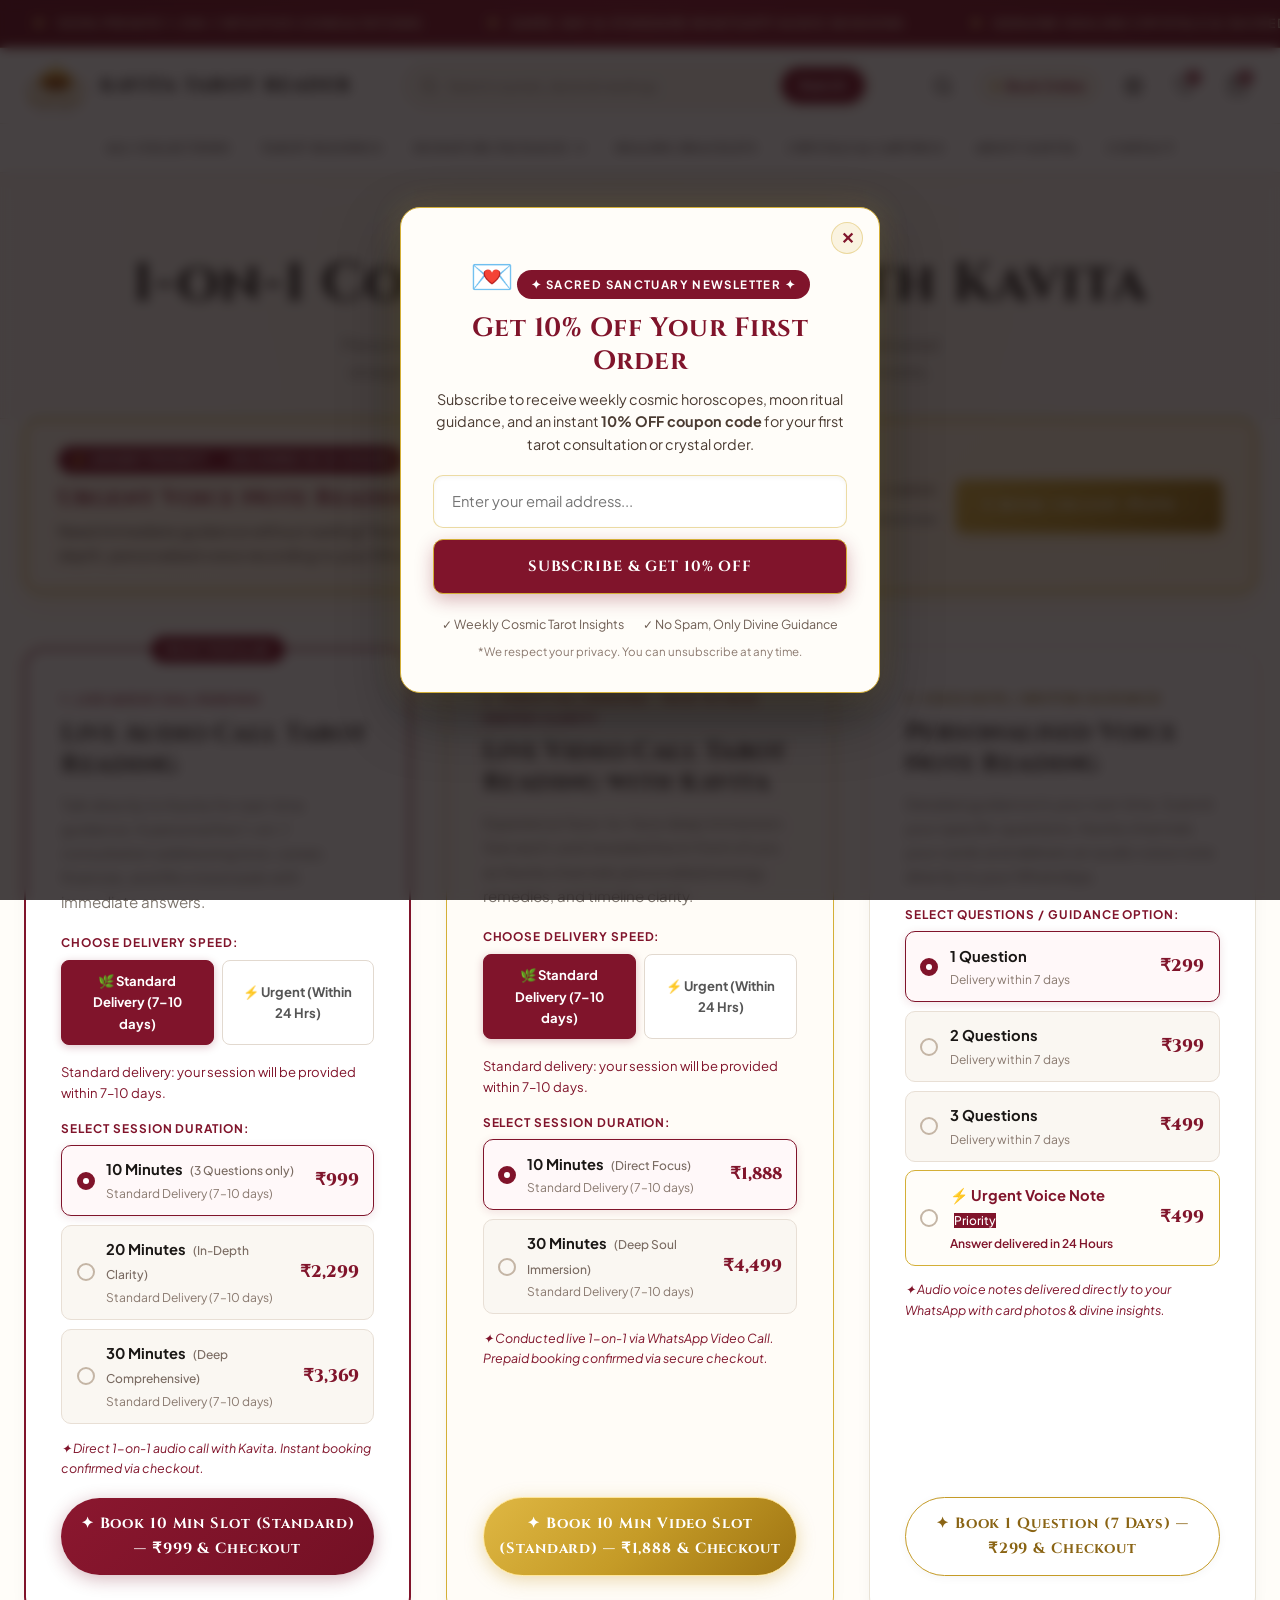
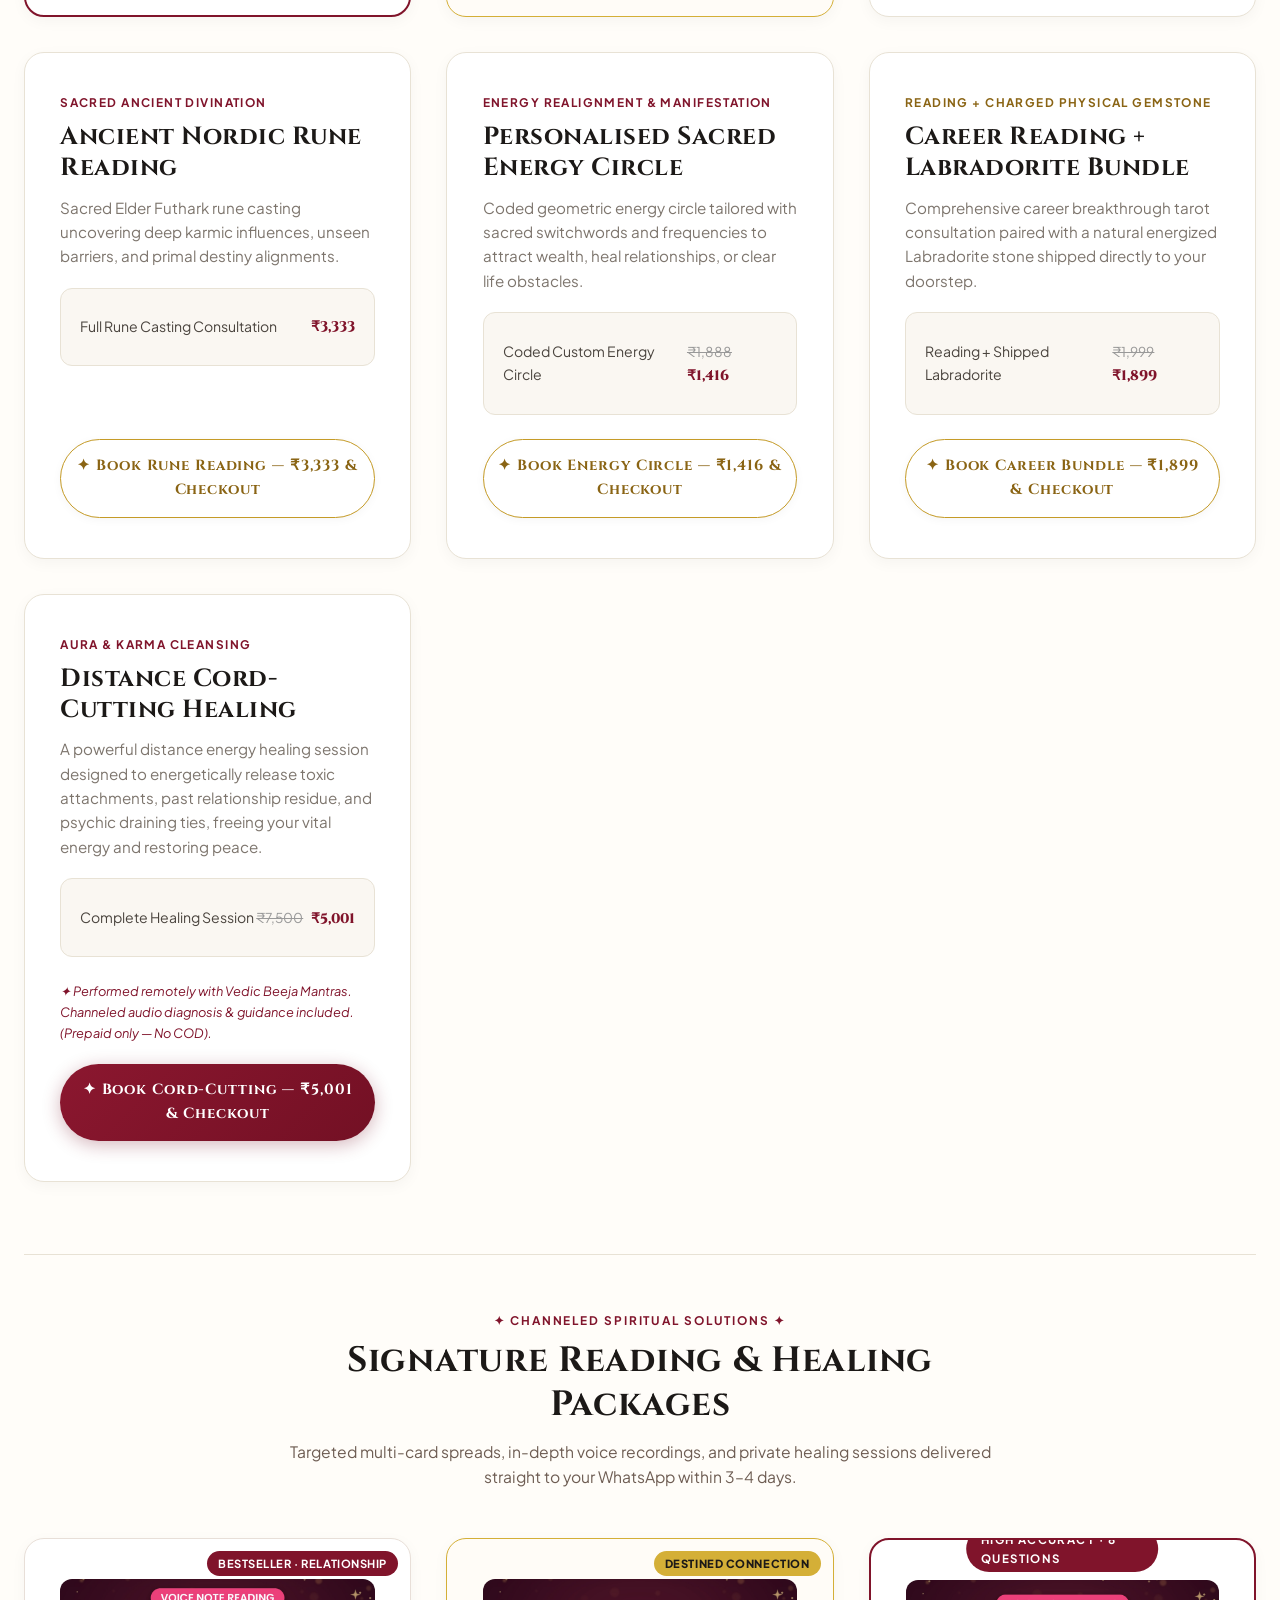
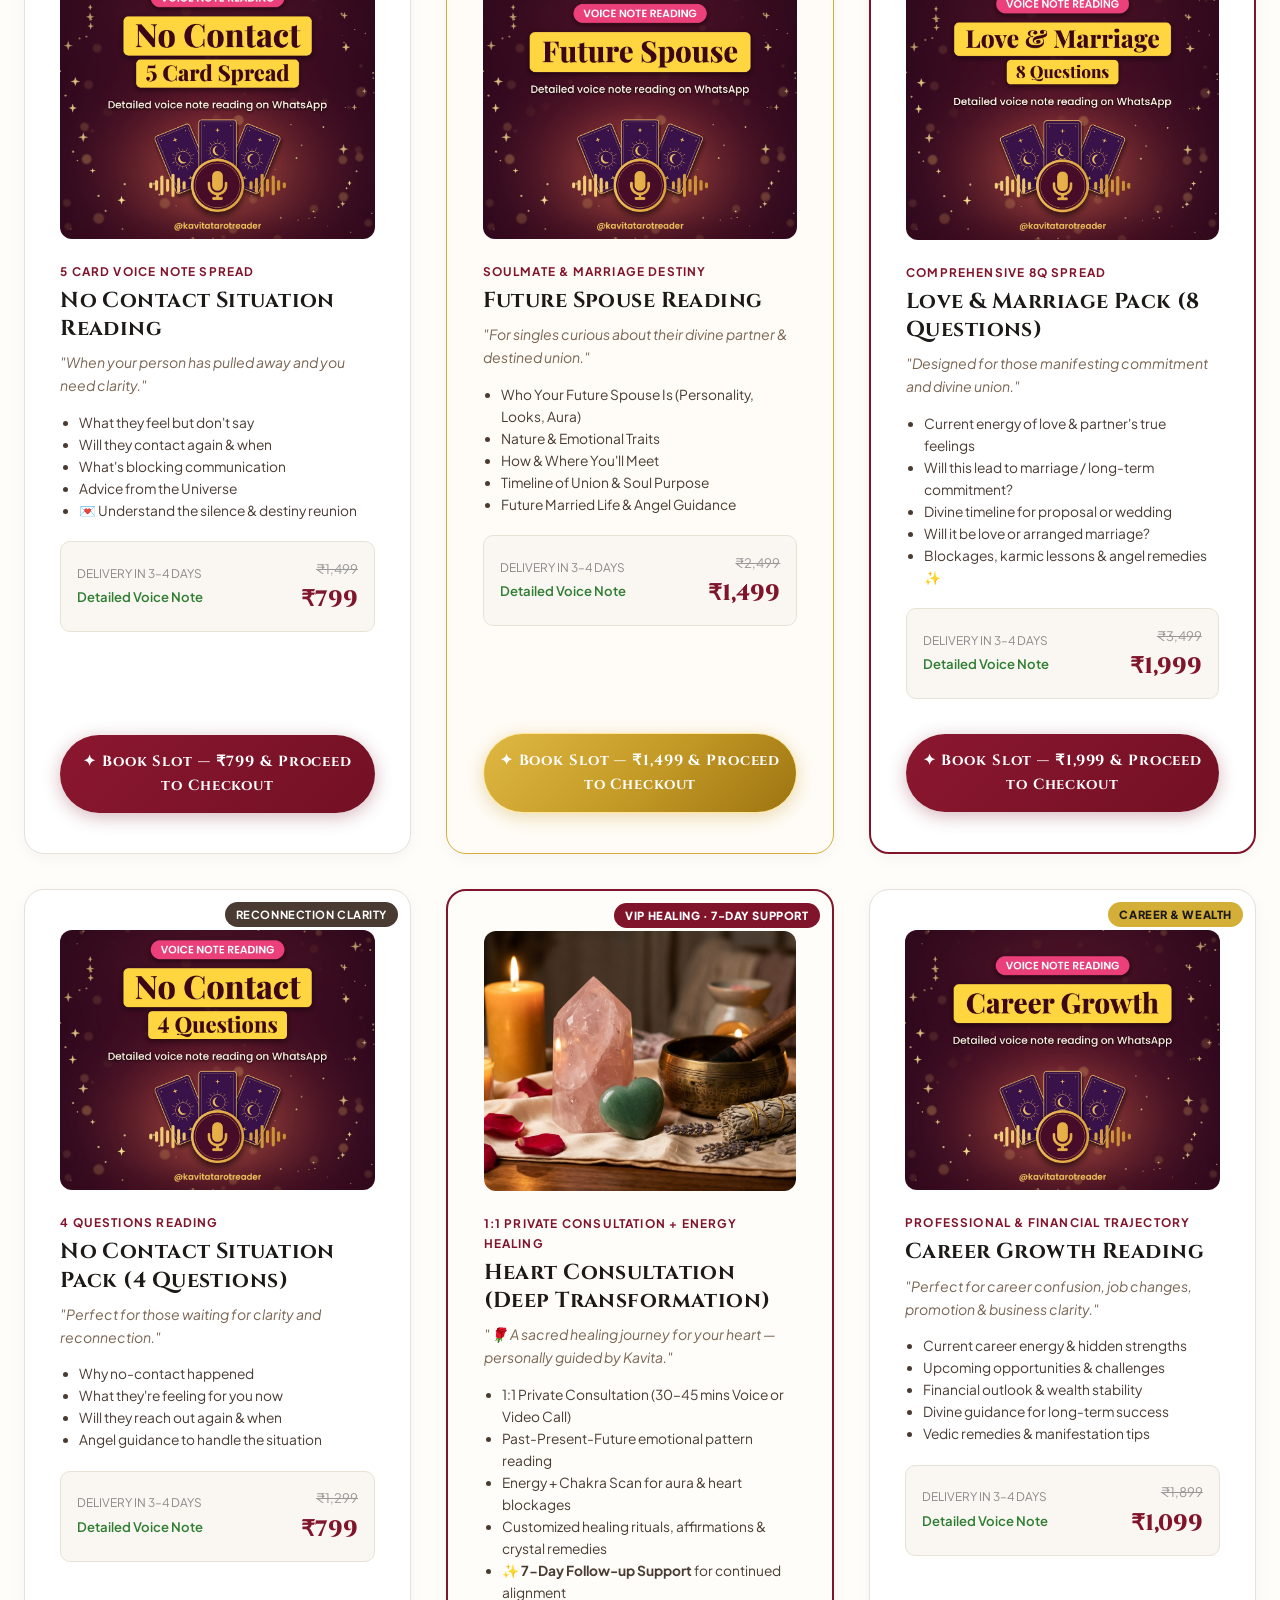
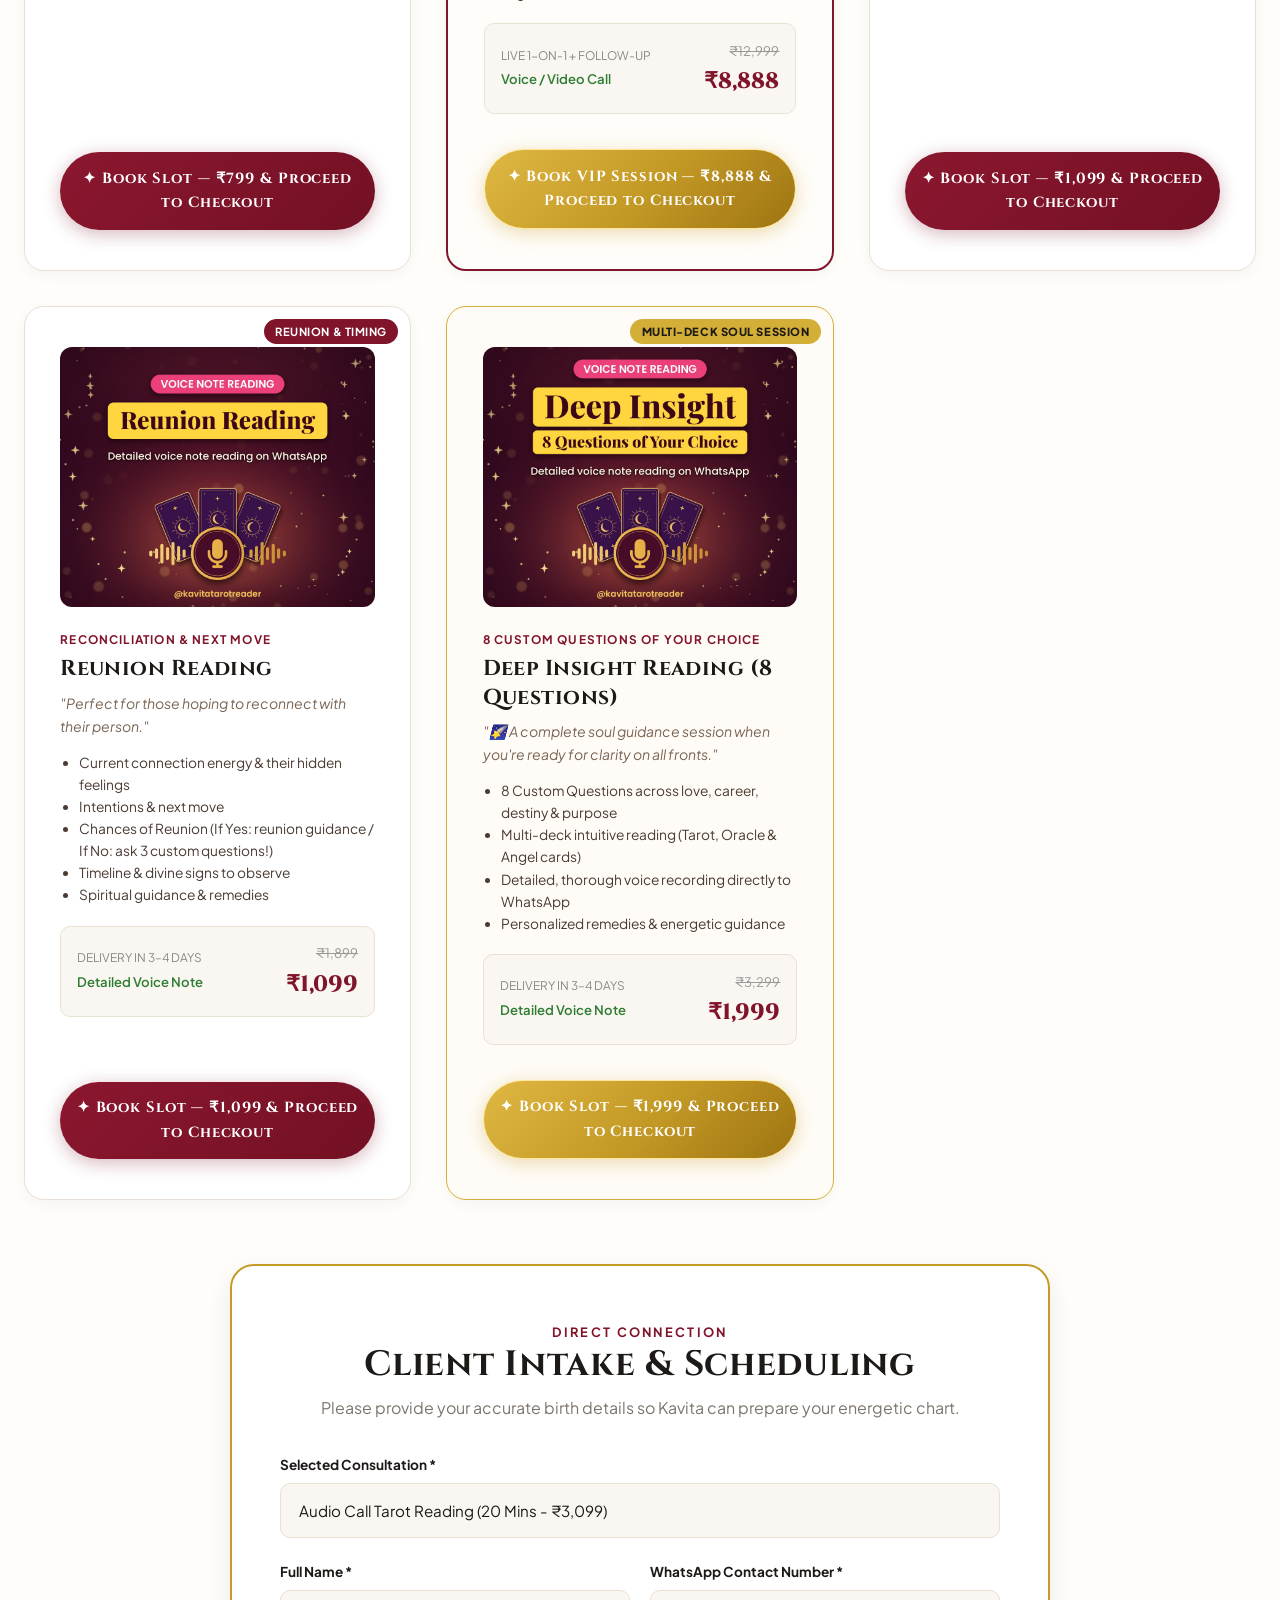
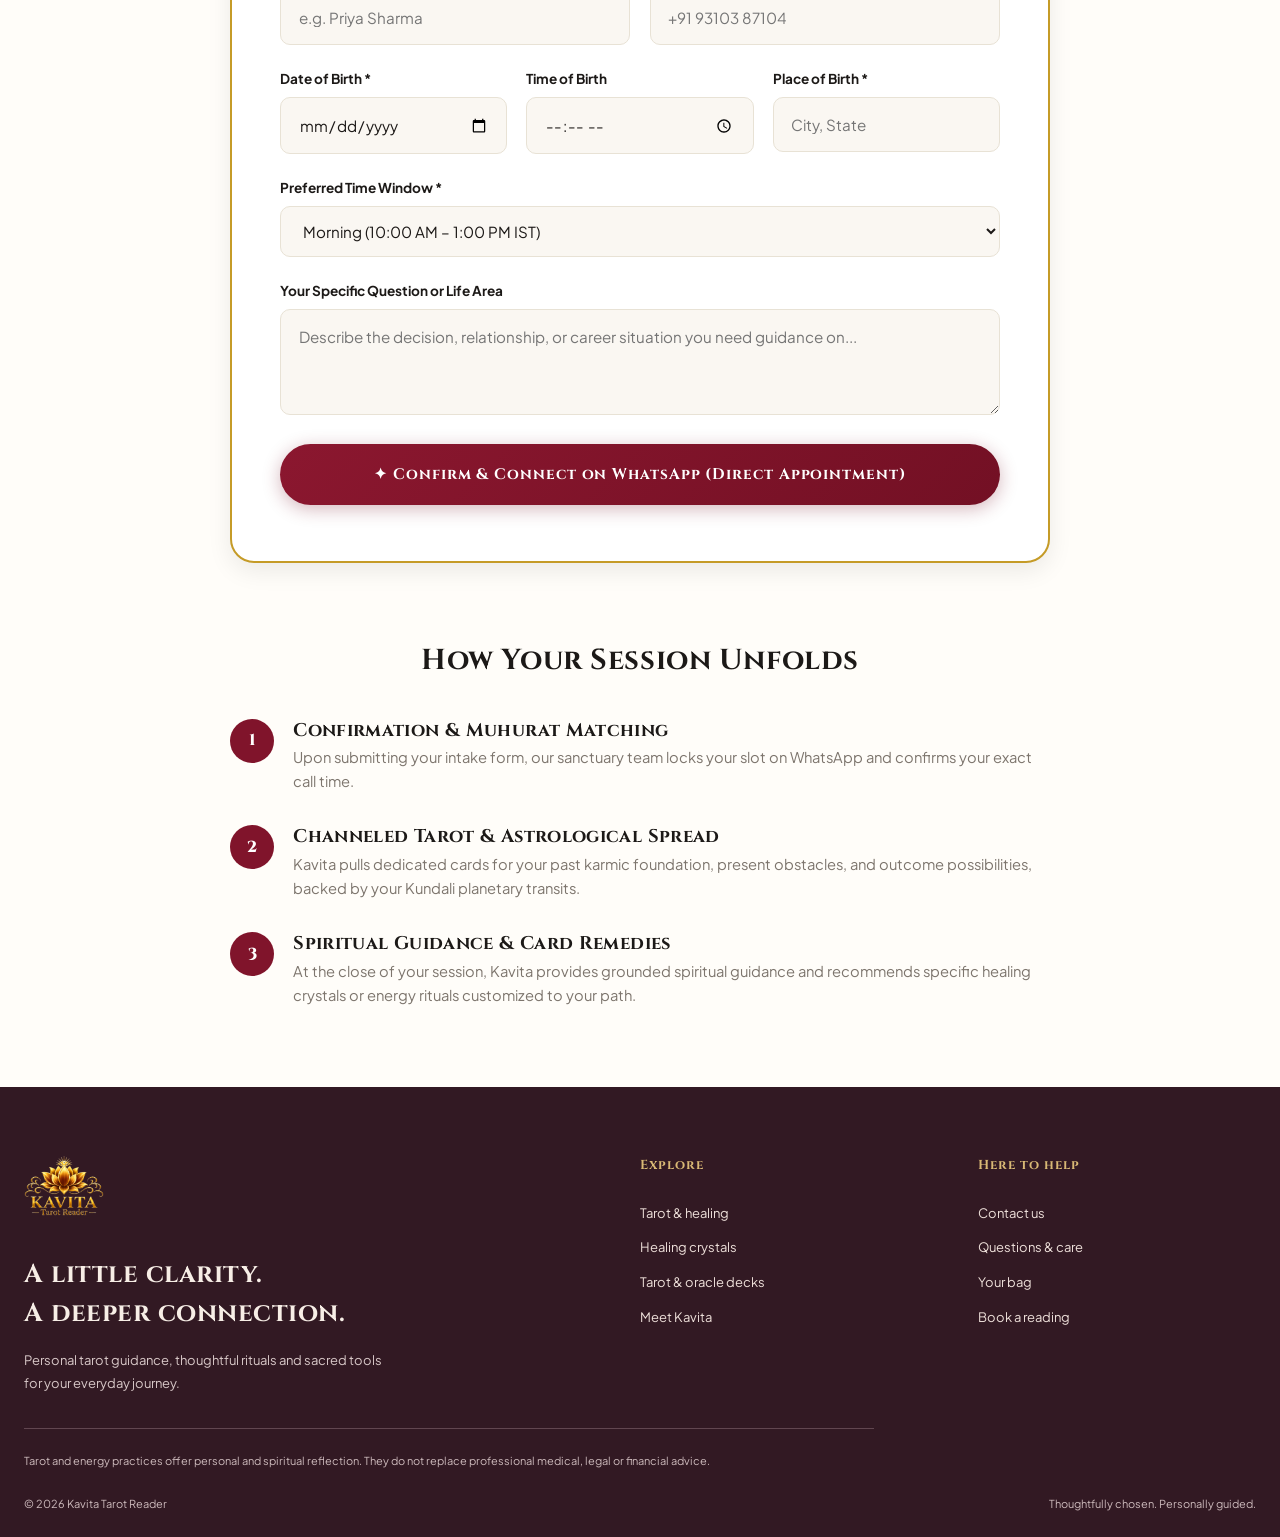
<file: consultations.html>
<!doctype html>
<html lang="en">
<head>
  <meta charset="utf-8">
  <meta name="viewport" content="width=device-width, initial-scale=1">
  <title>Book 1-on-1 Tarot & Astrology Consultation — KAVITA TAROT READER</title>
  <!-- Favicon & Brand Icons -->
  <link rel="icon" type="image/x-icon" href="assets/favicon.ico">
  <link rel="icon" type="image/png" sizes="32x32" href="assets/kavita-favicon-32x32.png">
  <link rel="icon" type="image/png" sizes="192x192" href="assets/kavita-favicon.png">
  <link rel="apple-touch-icon" sizes="180x180" href="assets/apple-touch-icon.png">

  
  <!-- Fonts -->
  <link rel="preconnect" href="https://fonts.googleapis.com">
  <link rel="preconnect" href="https://fonts.gstatic.com" crossorigin>
  <link href="https://fonts.googleapis.com/css2?family=Cinzel:wght@400;600;700;900&family=Plus+Jakarta+Sans:wght@300;400;500;600;700&display=swap" rel="stylesheet">
  
  <!-- Stylesheet -->
  <link rel="stylesheet" href="assets/vanikabir.css">

  <style>
    .booking-grid {
      display: grid;
      grid-template-columns: repeat(auto-fit, minmax(320px, 1fr));
      gap: 2.2rem;
      margin: 3.5rem 0 4rem;
    }

    .service-box {
      background: #FFFFFF;
      border: 1px solid var(--v-border);
      border-radius: 20px;
      padding: 2.5rem 2.2rem;
      display: flex;
      flex-direction: column;
      justify-content: space-between;
      box-shadow: var(--v-shadow-sm);
      transition: all 0.3s ease;
    }

    .service-box:hover {
      transform: translateY(-6px);
      border-color: var(--v-gold);
      box-shadow: var(--v-shadow-md);
    }

    .service-box.featured {
      border: 2px solid var(--v-maroon);
      position: relative;
    }

    .featured-flag {
      position: absolute;
      top: -14px;
      left: 50%;
      transform: translateX(-50%);
      background: var(--v-maroon);
      color: #FFFFFF;
      font-size: 0.72rem;
      letter-spacing: 0.12em;
      text-transform: uppercase;
      font-weight: 700;
      padding: 0.25rem 0.9rem;
      border-radius: 999px;
    }

    .booking-form-wrap {
      background: #FFFFFF;
      border: 2px solid var(--v-gold);
      border-radius: 24px;
      padding: 3.5rem 3rem;
      max-width: 820px;
      margin: 2rem auto 5rem;
      box-shadow: var(--v-shadow-md);
    }

    .form-group {
      margin-bottom: 1.4rem;
    }

    .form-label {
      display: block;
      font-size: 0.85rem;
      color: var(--v-text-dark);
      margin-bottom: 0.4rem;
      font-weight: 700;
    }

    .form-input, .form-select, .form-textarea {
      width: 100%;
      padding: 0.9rem 1.1rem;
      border: 1px solid var(--v-border);
      border-radius: 10px;
      background: #FAF7F2;
      color: var(--v-text-dark);
      font-family: inherit;
      font-size: 0.95rem;
    }

    .form-input:focus, .form-select:focus, .form-textarea:focus {
      outline: none;
      border-color: var(--v-maroon);
      background: #FFFFFF;
      box-shadow: 0 0 10px rgba(128, 20, 43, 0.15);
    }

    .step-item {
      display: flex;
      gap: 1.2rem;
      margin-bottom: 2rem;
    }

    .step-num {
      width: 44px;
      height: 44px;
      border-radius: 50%;
      background: var(--v-maroon);
      color: #FFFFFF;
      font-weight: 800;
      display: flex;
      align-items: center;
      justify-content: center;
      font-family: var(--font-heading);
      flex-shrink: 0;
    }

    @media (max-width: 768px) {
      .booking-form-wrap { padding: 2rem 1.5rem; }
    }
  </style>
  <link rel="stylesheet" href="assets/storefront-refinements.css">
</head>
<body>

  <!-- TOP MARQUEE -->
  <div class="top-marquee-strip">
    <div class="top-marquee-track">
      <div class="top-marquee-item"><span class="bullet">✦</span> 100% PRIVATE 1-ON-1 INTUITIVE CONSULTATIONS</div>
      <div class="top-marquee-item"><span class="bullet">✦</span> SAME-DAY & STANDARD WHATSAPP AUDIO SESSIONS</div>
      <div class="top-marquee-item"><span class="bullet">✦</span> GENUINE HEALING CRYSTALS & SACRED TAROT DECKS</div>
      <!-- Loop -->
      <div class="top-marquee-item"><span class="bullet">✦</span> 100% PRIVATE 1-ON-1 INTUITIVE CONSULTATIONS</div>
      <div class="top-marquee-item"><span class="bullet">✦</span> SAME-DAY & STANDARD WHATSAPP AUDIO SESSIONS</div>
    </div>
  </div>

  <!-- HEADER -->
  <header class="kavita-hdr">
    <div class="kavita-hdr__main">
      <div class="container kavita-hdr__container">
        <div class="kavita-hdr__brand">
          <a href="index.html" class="kavita-hdr__logo-link">
            <img src="assets/kavita-logo-gold.png" alt="Kavita Tarot Reader" class="kavita-hdr__logo-img">
            <span class="kavita-hdr__brand-name">KAVITA TAROT READER</span>
          </a>
        </div>

        <div class="kavita-hdr__search-wrap">
          <form action="collections.html" method="get" class="kavita-hdr__search-form" onsubmit="event.preventDefault(); window.location.href='collections.html?search=' + encodeURIComponent(this.querySelector('input').value);">
            <svg class="kavita-hdr__search-icon" width="18" height="18" viewBox="0 0 24 24" fill="none" stroke="currentColor" stroke-width="2"><circle cx="11" cy="11" r="8"></circle><line x1="21" y1="21" x2="16.65" y2="16.65"></line></svg>
            <input type="search" class="kavita-hdr__search-input" placeholder="Search crystals, decks & readings" aria-label="Search store">
            <button type="submit" class="kavita-hdr__search-btn">Search</button>
          </form>
        </div>

        <div class="kavita-hdr__actions">
          <a href="collections.html?search=1" class="kavita-hdr__icon-btn kavita-hdr__icon-btn--search-mobile" onclick="event.preventDefault(); document.querySelector('.kavita-hdr__search-input')?.focus();" aria-label="Search">
            <svg width="20" height="20" viewBox="0 0 24 24" fill="none" stroke="currentColor" stroke-width="2"><circle cx="11" cy="11" r="8"></circle><line x1="21" y1="21" x2="16.65" y2="16.65"></line></svg>
          </a>
          <a href="consultations.html" class="kavita-hdr__util-link"><span class="kavita-hdr__util-dot">●</span> Book Online</a>
          <a href="collections.html?wishlist=1" class="kavita-hdr__icon-btn" aria-label="Wishlist">
            <svg width="21" height="21" viewBox="0 0 24 24" fill="none" stroke="currentColor" stroke-width="1.8"><path d="M20.84 4.61a5.5 5.5 0 0 0-7.78 0L12 5.67l-1.06-1.06a5.5 5.5 0 0 0-7.78 7.78l1.06 1.06L12 21.23l7.78-7.78 1.06-1.06a5.5 5.5 0 0 0 0-7.78z"></path></svg>
            <span class="kavita-hdr__badge">0</span>
          </a>
          
          <button class="kavita-hdr__icon-btn kavita-hdr__icon-btn--cart" id="openCartBtn" aria-label="Open Cart" style="background: none; border: none; cursor: pointer;">
            <svg width="21" height="21" viewBox="0 0 24 24" fill="none" stroke="currentColor" stroke-width="1.8"><path d="M6 2L3 6v14a2 2 0 0 0 2 2h14a2 2 0 0 0 2-2V6l-3-4z"></path><line x1="3" y1="6" x2="21" y2="6"></line><path d="M16 10a4 4 0 0 1-8 0"></path></svg>
            <span class="kavita-hdr__badge kavita-hdr__badge--cart" id="cartCount">0</span>
          </button>
        </div>
      </div>
    </div>

    <nav class="kavita-hdr__nav-bar" aria-label="Category Navigation">
      <div class="container kavita-hdr__container">
        <ul class="kavita-hdr__menu">
          <li class="kavita-hdr__menu-item"><a href="collections.html" class="kavita-hdr__menu-link">All Collections</a></li>
          <li class="kavita-hdr__menu-item"><a href="consultations.html" class="kavita-hdr__menu-link">Tarot Readings</a></li>
          <li class="kavita-hdr__menu-item kavita-hdr__menu-item--dropdown">
            <a href="packages.html" class="kavita-hdr__menu-link">
              Signature Packages
              <svg class="kavita-hdr__caret" width="10" height="6" viewBox="0 0 10 6" fill="none"><path d="M1 1L5 5L9 1" stroke="currentColor" stroke-width="1.5" stroke-linecap="round"/></svg>
            </a>
            <div class="kavita-hdr__dropdown">
              <div class="kavita-hdr__dropdown-grid" style="grid-template-columns: repeat(2, 1fr); min-width: 520px; gap: 1.5rem;">
                <div class="kavita-hdr__dropdown-col">
                  <span class="kavita-hdr__dropdown-title">✦ Love &amp; Relationships</span>
                  <a href="product.html?id=31">No Contact Situation (5 Card)</a>
                  <a href="product.html?id=32">Future Spouse &amp; Destined Connection</a>
                  <a href="product.html?id=33">Love &amp; Marriage Pack (8 Questions)</a>
                  <a href="product.html?id=34">No Contact Situation (4 Questions)</a>
                  <a href="product.html?id=37">Reunion Reading: Will They Return?</a>
                </div>
                <div class="kavita-hdr__dropdown-col">
                  <span class="kavita-hdr__dropdown-title">✦ Healing &amp; Career Growth</span>
                  <a href="product.html?id=35">Heart Consultation: 1:1 Healing</a>
                  <a href="product.html?id=36">Career Growth &amp; Financial Path</a>
                  <a href="product.html?id=38">Deep Insight Reading (8 Questions)</a>
                  <div style="margin-top: 0.85rem; padding-top: 0.65rem; border-top: 1px dashed #ECE7DE;">
                    <a href="packages.html" style="color: #80142B; font-weight: 700; display: inline-flex; align-items: center; gap: 4px;">
                      ✦ Explore All 8 Packages →
                    </a>
                  </div>
                </div>
              </div>
            </div>
          </li>
          <li class="kavita-hdr__menu-item"><a href="collections.html?cat=bracelets" class="kavita-hdr__menu-link">Healing Bracelets</a></li>
          <li class="kavita-hdr__menu-item"><a href="collections.html?cat=crystals" class="kavita-hdr__menu-link">Crystals &amp; Carvings</a></li>
          <li class="kavita-hdr__menu-item"><a href="about.html" class="kavita-hdr__menu-link">About Kavita</a></li>
          <li class="kavita-hdr__menu-item"><a href="contact.html" class="kavita-hdr__menu-link">Contact</a></li>
        </ul>
      </div>
    </nav>
  </header>

  <!-- PAGE HERO -->
  <section class="page-hero">
    <div class="container">
      <div class="breadcrumbs">
        <a href="index.html">Home</a> / <span>Consultations</span>
      </div>
      <h1 class="page-hero-title">1-on-1 Consultations with Kavita</h1>
      <p class="page-hero-sub">
        Personal, channeled intuitive tarot and Vedic astrology guidance delivered straight to your WhatsApp. Select Same-Day Premium or Standard slots.
      </p>
    </div>
  </section>

  <!-- PACKAGES GRID -->
  <main class="container">

    <!-- URGENT VOICE NOTE READING PROMINENT HIGHLIGHT BANNER -->
    <div class="urgent-voice-note-highlight-banner" style="background: linear-gradient(135deg, #FFF9ED 0%, #FFF3DB 100%); border: 2px solid #D4AF37; border-radius: 16px; padding: 1.5rem 2rem; margin-bottom: 2.5rem; box-shadow: 0 8px 24px rgba(212, 175, 55, 0.18); display: flex; align-items: center; justify-content: space-between; flex-wrap: wrap; gap: 1.25rem;">
      <div style="flex: 1; min-width: 280px;">
        <div style="display: inline-flex; align-items: center; gap: 0.5rem; background: #80142B; color: #FFF; font-size: 0.74rem; font-weight: 700; padding: 0.28rem 0.8rem; border-radius: 50px; text-transform: uppercase; letter-spacing: 0.08em; margin-bottom: 0.6rem;">
          <span>⚡ Urgent Priority</span> · <span>Delivered in 24 Hours</span>
        </div>
        <h2 style="font-family: 'Cinzel', serif; font-size: 1.45rem; color: #80142B; margin: 0 0 0.4rem; font-weight: 700;">
          Urgent Voice Note Reading — Answer in 24 Hours
        </h2>
        <p style="color: #4A3B32; font-size: 0.95rem; margin: 0; line-height: 1.55;">
          Need immediate guidance without waiting? Kavita tunes directly into your field and sends an in-depth, personalized voice recording to your WhatsApp within 24 hours.
        </p>
      </div>
      <div style="display: flex; align-items: center; gap: 1.25rem; flex-wrap: wrap;">
        <div style="text-align: right;">
          <div style="font-size: 0.78rem; color: #7A6553; text-transform: uppercase; letter-spacing: 0.05em; font-weight: 600;">Express Charge</div>
          <div style="font-size: 1.75rem; font-weight: 800; color: #80142B; font-family: 'Cinzel', serif; line-height: 1.1;">
            ₹499 <span style="font-size: 0.85rem; font-family: 'Plus Jakarta Sans', sans-serif; font-weight: 500; color: #666;">/ voice note</span>
          </div>
        </div>
        <button type="button" onclick="bookConsultationDirect(48490758635681)" class="btn btn-gold" style="padding: 0.9rem 1.6rem; font-weight: 700; text-transform: uppercase; letter-spacing: 0.05em; font-size: 0.88rem; box-shadow: 0 4px 14px rgba(212,175,55,0.4); border: none; cursor: pointer; border-radius: 8px;">
          ✦ Book Urgent (₹499) →
        </button>
      </div>
    </div>

    <div class="booking-grid">
      
      <!-- Package 1: Live Audio Call -->
      <div class="service-box featured" id="audioCallBox">
        <span class="featured-flag">Most Popular</span>
        <div>
          <div style="font-size: 0.74rem; color: var(--v-maroon); font-weight: 700; letter-spacing: 0.12em; text-transform: uppercase; margin-bottom: 0.5rem;">
            1. Live Audio Call Reading
          </div>
          <h3 style="font-size: 1.55rem; margin-bottom: 0.8rem;">Live Audio Call Tarot Reading</h3>
          <p style="color: var(--v-text-muted); font-size: 0.95rem; line-height: 1.6; margin-bottom: 1.2rem;">
            Talk directly to Kavita for real-time guidance. A personal live 1-on-1 consultation addressing love, career, finances, and life crossroads with immediate answers.
          </p>

          <!-- Speed Mode Toggle: Standard vs Urgent -->
          <div style="margin-bottom: 1rem;">
            <label style="display: block; font-size: 0.74rem; font-weight: 700; text-transform: uppercase; letter-spacing: 0.08em; color: var(--v-maroon); margin-bottom: 0.45rem;">
              Choose Delivery Speed:
            </label>
            <div style="display: flex; gap: 0.5rem;">
              <button type="button" class="speed-toggle-btn active" id="audioSpeedStd" onclick="setAudioSpeed('standard')">
                🌿 Standard Delivery (7–10 days)
              </button>
              <button type="button" class="speed-toggle-btn" id="audioSpeedUrg" onclick="setAudioSpeed('urgent')">
                ⚡ Urgent (Within 24 Hrs)
              </button>
            </div>
          </div>

          <p class="standard-session-note" style="font-size:0.82rem;line-height:1.6;color:#80142B;margin:0 0 1rem;">Standard delivery: your session will be provided within 7–10 days.</p>
          <!-- Duration Variant Selector Cards -->
          <label style="display: block; font-size: 0.74rem; font-weight: 700; text-transform: uppercase; letter-spacing: 0.08em; color: var(--v-maroon); margin-bottom: 0.45rem;">
            Select Session Duration:
          </label>
          <div class="variant-select-group" id="audioVariantsGroup">
            <div class="variant-card is-selected" onclick="selectAudioDuration(10)" id="audioCard10">
              <div class="variant-card-radio"></div>
              <div class="variant-card-info">
                <div class="variant-card-title">10 Minutes <span class="variant-card-tag">(3 Questions only)</span></div>
                <div class="variant-card-sub" id="audioCard10Sub">Standard Delivery (7–10 days)</div>
              </div>
              <div class="variant-card-price" id="audioCard10Price">₹999</div>
            </div>

            <div class="variant-card" onclick="selectAudioDuration(20)" id="audioCard20">
              <div class="variant-card-radio"></div>
              <div class="variant-card-info">
                <div class="variant-card-title">20 Minutes <span class="variant-card-tag">(In-Depth Clarity)</span></div>
                <div class="variant-card-sub" id="audioCard20Sub">Standard Delivery (7–10 days)</div>
              </div>
              <div class="variant-card-price" id="audioCard20Price">₹2,299</div>
            </div>

            <div class="variant-card" onclick="selectAudioDuration(30)" id="audioCard30">
              <div class="variant-card-radio"></div>
              <div class="variant-card-info">
                <div class="variant-card-title">30 Minutes <span class="variant-card-tag">(Deep Comprehensive)</span></div>
                <div class="variant-card-sub" id="audioCard30Sub">Standard Delivery (7–10 days)</div>
              </div>
              <div class="variant-card-price" id="audioCard30Price">₹3,369</div>
            </div>
          </div>

          <div style="font-size: 0.78rem; color: #80142B; margin-top: 0.6rem; margin-bottom: 1.2rem; font-style: italic;">
            ✦ Direct 1-on-1 audio call with Kavita. Instant booking confirmed via checkout.
          </div>
        </div>

        <button type="button" class="btn btn-maroon" style="width: 100%; font-size: 0.92rem; padding: 0.9rem;" onclick="bookSelectedAudioCall()" id="audioBookingBtn">
          ✦ Book 10 Min Slot (Standard) — ₹999 &amp; Checkout
        </button>
      </div>

      <!-- Package 2: Live Video Call Reading -->
      <div class="service-box" style="border: 1.5px solid #D4AF37; background: #FFFCF7;" id="videoCallBox">
        <div>
          <div style="font-size: 0.74rem; color: #80142B; font-weight: 700; letter-spacing: 0.12em; text-transform: uppercase; margin-bottom: 0.5rem;">
            2. Video Call Reading · Face to Face Deeper Clarity
          </div>
          <h3 style="font-size: 1.55rem; margin-bottom: 0.8rem;">Live Video Call Tarot Reading with Kavita</h3>
          <p style="color: var(--v-text-muted); font-size: 0.95rem; line-height: 1.6; margin-bottom: 1.2rem;">
            Experience face-to-face deep immersion. See each card revealed live in front of you as Kavita channels personalized energy, remedies, and timeline clarity.
          </p>

          <!-- Speed Mode Toggle -->
          <div style="margin-bottom: 1rem;">
            <label style="display: block; font-size: 0.74rem; font-weight: 700; text-transform: uppercase; letter-spacing: 0.08em; color: var(--v-maroon); margin-bottom: 0.45rem;">
              Choose Delivery Speed:
            </label>
            <div style="display: flex; gap: 0.5rem;">
              <button type="button" class="speed-toggle-btn active" id="videoSpeedStd" onclick="setVideoSpeed('standard')">
                🌿 Standard Delivery (7–10 days)
              </button>
              <button type="button" class="speed-toggle-btn" id="videoSpeedUrg" onclick="setVideoSpeed('urgent')">
                ⚡ Urgent (Within 24 Hrs)
              </button>
            </div>
          </div>

          <p class="standard-session-note" style="font-size:0.82rem;line-height:1.6;color:#80142B;margin:0 0 1rem;">Standard delivery: your session will be provided within 7–10 days.</p>
          <!-- Duration Variant Selector Cards -->
          <label style="display: block; font-size: 0.74rem; font-weight: 700; text-transform: uppercase; letter-spacing: 0.08em; color: var(--v-maroon); margin-bottom: 0.45rem;">
            Select Session Duration:
          </label>
          <div class="variant-select-group" id="videoVariantsGroup">
            <div class="variant-card is-selected" onclick="selectVideoDuration(10)" id="videoCard10">
              <div class="variant-card-radio"></div>
              <div class="variant-card-info">
                <div class="variant-card-title">10 Minutes <span class="variant-card-tag">(Direct Focus)</span></div>
                <div class="variant-card-sub" id="videoCard10Sub">Standard Delivery (7–10 days)</div>
              </div>
              <div class="variant-card-price" id="videoCard10Price">₹1,888</div>
            </div>

            <div class="variant-card" onclick="selectVideoDuration(30)" id="videoCard30">
              <div class="variant-card-radio"></div>
              <div class="variant-card-info">
                <div class="variant-card-title">30 Minutes <span class="variant-card-tag">(Deep Soul Immersion)</span></div>
                <div class="variant-card-sub" id="videoCard30Sub">Standard Delivery (7–10 days)</div>
              </div>
              <div class="variant-card-price" id="videoCard30Price">₹4,499</div>
            </div>
          </div>

          <div style="font-size: 0.78rem; color: #80142B; margin-top: 0.6rem; margin-bottom: 1.2rem; font-style: italic;">
            ✦ Conducted live 1-on-1 via WhatsApp Video Call. Prepaid booking confirmed via secure checkout.
          </div>
        </div>

        <button type="button" class="btn btn-gold" style="width: 100%; font-size: 0.92rem; padding: 0.9rem;" onclick="bookSelectedVideoCall()" id="videoBookingBtn">
          ✦ Book 10 Min Video Slot (Standard) — ₹1,888 &amp; Checkout
        </button>
      </div>

      <!-- Package 3: Voice Note / Written Guidance -->
      <div class="service-box" id="voiceNoteBox">
        <div>
          <div style="font-size: 0.74rem; color: var(--v-gold-dark); font-weight: 700; letter-spacing: 0.12em; text-transform: uppercase; margin-bottom: 0.5rem;">
            3. Voice Note / Written Guidance
          </div>
          <h3 style="font-size: 1.55rem; margin-bottom: 0.8rem;">Personalised Voice Note Reading</h3>
          <p style="color: var(--v-text-muted); font-size: 0.95rem; line-height: 1.6; margin-bottom: 1rem;">
            Detailed guidance in your own time. Submit your specific questions; Kavita channels your cards and delivers an audio voice note directly to your WhatsApp.
          </p>

          <!-- Variant Selector Cards for Voice Notes -->
          <label style="display: block; font-size: 0.74rem; font-weight: 700; text-transform: uppercase; letter-spacing: 0.08em; color: var(--v-maroon); margin-bottom: 0.45rem;">
            Select Questions / Guidance Option:
          </label>
          <div class="variant-select-group" id="voiceVariantsGroup">
            <div class="variant-card is-selected" onclick="selectVoiceVariant(1)" id="voiceCard1">
              <div class="variant-card-radio"></div>
              <div class="variant-card-info">
                <div class="variant-card-title">1 Question</div>
                <div class="variant-card-sub">Delivery within 7 days</div>
              </div>
              <div class="variant-card-price">₹299</div>
            </div>

            <div class="variant-card" onclick="selectVoiceVariant(2)" id="voiceCard2">
              <div class="variant-card-radio"></div>
              <div class="variant-card-info">
                <div class="variant-card-title">2 Questions</div>
                <div class="variant-card-sub">Delivery within 7 days</div>
              </div>
              <div class="variant-card-price">₹399</div>
            </div>

            <div class="variant-card" onclick="selectVoiceVariant(3)" id="voiceCard3">
              <div class="variant-card-radio"></div>
              <div class="variant-card-info">
                <div class="variant-card-title">3 Questions</div>
                <div class="variant-card-sub">Delivery within 7 days</div>
              </div>
              <div class="variant-card-price">₹499</div>
            </div>

            <div class="variant-card" onclick="selectVoiceVariant('urgent')" id="voiceCardUrg" style="border-color: #D4AF37; background: #FFFDF9;">
              <div class="variant-card-radio"></div>
              <div class="variant-card-info">
                <div class="variant-card-title" style="color: #80142B; font-weight: 700;">⚡ Urgent Voice Note <span class="variant-card-tag" style="background: #80142B; color: #fff;">Priority</span></div>
                <div class="variant-card-sub" style="color: #80142B; font-weight: 600;">Answer delivered in 24 Hours</div>
              </div>
              <div class="variant-card-price" style="color: #80142B;">₹499</div>
            </div>
          </div>

          <div style="font-size: 0.78rem; color: #80142B; margin-top: 0.6rem; margin-bottom: 1.2rem; font-style: italic;">
            ✦ Audio voice notes delivered directly to your WhatsApp with card photos &amp; divine insights.
          </div>
        </div>

        <button type="button" class="btn btn-outline" style="width: 100%; font-size: 0.92rem; padding: 0.9rem;" onclick="bookSelectedVoiceNote()" id="voiceBookingBtn">
          ✦ Book 1 Question (7 Days) — ₹299 &amp; Checkout
        </button>
      </div>

      <!-- Package 3: Ancient Nordic Rune Reading -->
      <div class="service-box">
        <div>
          <div style="font-size: 0.74rem; color: var(--v-maroon); font-weight: 700; letter-spacing: 0.12em; text-transform: uppercase; margin-bottom: 0.5rem;">
            Sacred Ancient Divination
          </div>
          <h3 style="font-size: 1.55rem; margin-bottom: 0.8rem;">Ancient Nordic Rune Reading</h3>
          <p style="color: var(--v-text-muted); font-size: 0.95rem; line-height: 1.6; margin-bottom: 1.2rem;">
            Sacred Elder Futhark rune casting uncovering deep karmic influences, unseen barriers, and primal destiny alignments.
          </p>

          <div style="background: #FAF7F2; border: 1px solid var(--v-border); border-radius: 12px; padding: 1.2rem; margin-bottom: 1.5rem; font-size: 0.88rem;">
            <div style="display: flex; justify-content: space-between; padding: 0.45rem 0;">
              <span>Full Rune Casting Consultation</span>
              <span style="font-family: var(--font-heading); color: var(--v-maroon); font-weight: 800;">₹3,333</span>
            </div>
          </div>
        </div>

        <button type="button" class="btn btn-outline" style="width: 100%; font-size: 0.92rem; padding: 0.9rem;" onclick="bookConsultationDirect(48233539403937)">
          ✦ Book Rune Reading — ₹3,333 &amp; Checkout
        </button>
      </div>

      <!-- Package 4: Personalised Energy Circle -->
      <div class="service-box">
        <div>
          <div style="font-size: 0.74rem; color: var(--v-maroon); font-weight: 700; letter-spacing: 0.12em; text-transform: uppercase; margin-bottom: 0.5rem;">
            Energy Realignment & Manifestation
          </div>
          <h3 style="font-size: 1.55rem; margin-bottom: 0.8rem;">Personalised Sacred Energy Circle</h3>
          <p style="color: var(--v-text-muted); font-size: 0.95rem; line-height: 1.6; margin-bottom: 1.2rem;">
            Coded geometric energy circle tailored with sacred switchwords and frequencies to attract wealth, heal relationships, or clear life obstacles.
          </p>

          <div style="background: #FAF7F2; border: 1px solid var(--v-border); border-radius: 12px; padding: 1.2rem; margin-bottom: 1.5rem; font-size: 0.88rem;">
            <div style="display: flex; justify-content: space-between; padding: 0.45rem 0;">
              <span>Coded Custom Energy Circle</span>
              <div>
                <span style="text-decoration: line-through; color: #999; font-size: 0.85rem; margin-right: 0.35rem;">₹1,888</span>
                <span style="font-family: var(--font-heading); color: var(--v-maroon); font-weight: 800;">₹1,416</span>
              </div>
            </div>
          </div>
        </div>

        <button type="button" class="btn btn-outline" style="width: 100%; font-size: 0.92rem; padding: 0.9rem;" onclick="bookConsultationDirect(48233539960993)">
          ✦ Book Energy Circle — ₹1,416 &amp; Checkout
        </button>
      </div>

      <!-- Package 5: Career Reading + Labradorite Bundle -->
      <div class="service-box">
        <div>
          <div style="font-size: 0.74rem; color: var(--v-gold-dark); font-weight: 700; letter-spacing: 0.12em; text-transform: uppercase; margin-bottom: 0.5rem;">
            Reading + Charged Physical Gemstone
          </div>
          <h3 style="font-size: 1.55rem; margin-bottom: 0.8rem;">Career Reading + Labradorite Bundle</h3>
          <p style="color: var(--v-text-muted); font-size: 0.95rem; line-height: 1.6; margin-bottom: 1.2rem;">
            Comprehensive career breakthrough tarot consultation paired with a natural energized Labradorite stone shipped directly to your doorstep.
          </p>

          <div style="background: #FAF7F2; border: 1px solid var(--v-border); border-radius: 12px; padding: 1.2rem; margin-bottom: 1.5rem; font-size: 0.88rem;">
            <div style="display: flex; justify-content: space-between; padding: 0.45rem 0;">
              <span>Reading + Shipped Labradorite</span>
              <div>
                <span style="text-decoration: line-through; color: #999; font-size: 0.85rem; margin-right: 0.35rem;">₹1,999</span>
                <span style="font-family: var(--font-heading); color: var(--v-maroon); font-weight: 800;">₹1,899</span>
              </div>
            </div>
          </div>
        </div>

        <button type="button" class="btn btn-outline" style="width: 100%; font-size: 0.92rem; padding: 0.9rem;" onclick="bookConsultationDirect(48233540124833)">
          ✦ Book Career Bundle — ₹1,899 &amp; Checkout
        </button>
      </div>

      <!-- Package 6: Distance Cord-Cutting Healing -->
      <div class="service-box">
        <div>
          <div style="font-size: 0.74rem; color: var(--v-maroon); font-weight: 700; letter-spacing: 0.12em; text-transform: uppercase; margin-bottom: 0.5rem;">
            Aura & Karma Cleansing
          </div>
          <h3 style="font-size: 1.55rem; margin-bottom: 0.8rem;">Distance Cord-Cutting Healing</h3>
          <p style="color: var(--v-text-muted); font-size: 0.95rem; line-height: 1.6; margin-bottom: 1.2rem;">
            A powerful distance energy healing session designed to energetically release toxic attachments, past relationship residue, and psychic draining ties, freeing your vital energy and restoring peace.
          </p>

          <div style="background: #FAF7F2; border: 1px solid var(--v-border); border-radius: 12px; padding: 1.2rem; margin-bottom: 1.5rem; font-size: 0.88rem;">
            <div style="display: flex; justify-content: space-between; padding: 0.45rem 0;">
              <span>Complete Healing Session</span>
              <div>
                <span style="text-decoration: line-through; color: #999; font-size: 0.85rem; margin-right: 0.35rem;">₹7,500</span>
                <span style="font-family: var(--font-heading); color: var(--v-maroon); font-weight: 800;">₹5,001</span>
              </div>
            </div>
          </div>
          <div style="font-size: 0.8rem; color: #80142B; margin-bottom: 1.2rem; font-style: italic;">
            ✦ Performed remotely with Vedic Beeja Mantras. Channeled audio diagnosis & guidance included. (Prepaid only — No COD).
          </div>
        </div>

        <button type="button" class="btn btn-maroon" style="width: 100%; font-size: 0.92rem; padding: 0.9rem;" onclick="bookConsultationDirect(48489067544737)">
          ✦ Book Cord-Cutting — ₹5,001 &amp; Checkout
        </button>
      </div>

    </div>

    <!-- =========================================================
         SIGNATURE INTUITIVE PACKAGES (8 TARGETED PACKAGES)
    ========================================================= -->
    <div style="margin: 4.5rem 0 3.5rem; border-top: 1px solid var(--v-border); padding-top: 3.5rem;">
      <div style="text-align: center; max-width: 760px; margin: 0 auto 3rem;">
        <div style="font-size: 0.74rem; color: #80142B; font-weight: 700; letter-spacing: 0.16em; text-transform: uppercase; margin-bottom: 0.5rem;">
          ✦ Channeled Spiritual Solutions ✦
        </div>
        <h2 style="font-family: 'Cinzel', serif; font-size: 2.2rem; color: #1C1917; margin: 0 0 0.8rem; font-weight: 700;">
          Signature Reading & Healing Packages
        </h2>
        <p style="color: #6E5D53; font-size: 0.98rem; line-height: 1.6; margin: 0;">
          Targeted multi-card spreads, in-depth voice recordings, and private healing sessions delivered straight to your WhatsApp within 3–4 days.
        </p>
      </div>

      <div class="booking-grid" style="margin-top: 1rem;">
        
        <!-- Package 1: No Contact Situation (5 Card Reading) -->
        <div class="service-box" style="position: relative; overflow: hidden; border: 1.5px solid #E8DFD8;">
          <span style="position: absolute; top: 12px; right: 12px; background: #80142B; color: #FFF; font-size: 0.7rem; font-weight: 700; padding: 0.22rem 0.7rem; border-radius: 50px; text-transform: uppercase; letter-spacing: 0.05em;">Bestseller · Relationship</span>
          <div style="margin-bottom: 1rem;">
            <img src="assets/package-no-contact-5card.jpg" alt="No Contact Situation Tarot Reading" style="width: 100%; height: 260px; object-fit: cover; border-radius: 12px; margin-bottom: 1rem;">
            <div style="font-size: 0.74rem; color: #80142B; font-weight: 700; letter-spacing: 0.1em; text-transform: uppercase; margin-bottom: 0.35rem;">
              5 Card Voice Note Spread
            </div>
            <h3 style="font-size: 1.35rem; margin-bottom: 0.5rem; line-height: 1.3;">No Contact Situation Reading</h3>
            <p style="font-size: 0.88rem; color: #7A6553; font-style: italic; margin-bottom: 0.9rem;">
              "When your person has pulled away and you need clarity."
            </p>
            <ul style="padding-left: 1.15rem; font-size: 0.86rem; color: #4A3B32; line-height: 1.6; margin-bottom: 1.2rem;">
              <li>What they feel but don't say</li>
              <li>Will they contact again & when</li>
              <li>What's blocking communication</li>
              <li>Advice from the Universe</li>
              <li>💌 Understand the silence & destiny reunion</li>
            </ul>
            <div style="background: #FAF7F2; border: 1px solid var(--v-border); border-radius: 10px; padding: 0.8rem 1rem; margin-bottom: 1.2rem; display: flex; justify-content: space-between; align-items: center;">
              <div>
                <span style="font-size: 0.74rem; color: #888; text-transform: uppercase; display: block;">Delivery in 3–4 Days</span>
                <span style="font-size: 0.82rem; color: #2E7D32; font-weight: 600;">Detailed Voice Note</span>
              </div>
              <div style="text-align: right;">
                <span style="font-size: 0.82rem; color: #999; text-decoration: line-through;">₹1,499</span>
                <span style="font-family: 'Cinzel', serif; font-size: 1.4rem; color: #80142B; font-weight: 800; display: block;">₹799</span>
              </div>
            </div>
          </div>
          <button type="button" class="btn btn-maroon" style="width: 100%; font-size: 0.92rem; padding: 0.9rem;" onclick="bookConsultationDirect(48490447208609)">
            ✦ Book Slot — ₹799 &amp; Proceed to Checkout
          </button>
        </div>

        <!-- Package 2: Future Spouse Reading -->
        <div class="service-box" style="position: relative; overflow: hidden; border: 1.5px solid #D4AF37; background: #FFFCF7;">
          <span style="position: absolute; top: 12px; right: 12px; background: #D4AF37; color: #1C1917; font-size: 0.7rem; font-weight: 800; padding: 0.22rem 0.7rem; border-radius: 50px; text-transform: uppercase; letter-spacing: 0.05em;">Destined Connection</span>
          <div style="margin-bottom: 1rem;">
            <img src="assets/package-future-spouse.jpg" alt="Future Spouse Reading" style="width: 100%; height: 260px; object-fit: cover; border-radius: 12px; margin-bottom: 1rem;">
            <div style="font-size: 0.74rem; color: #80142B; font-weight: 700; letter-spacing: 0.1em; text-transform: uppercase; margin-bottom: 0.35rem;">
              Soulmate & Marriage Destiny
            </div>
            <h3 style="font-size: 1.35rem; margin-bottom: 0.5rem; line-height: 1.3;">Future Spouse Reading</h3>
            <p style="font-size: 0.88rem; color: #7A6553; font-style: italic; margin-bottom: 0.9rem;">
              "For singles curious about their divine partner & destined union."
            </p>
            <ul style="padding-left: 1.15rem; font-size: 0.86rem; color: #4A3B32; line-height: 1.6; margin-bottom: 1.2rem;">
              <li>Who Your Future Spouse Is (Personality, Looks, Aura)</li>
              <li>Nature & Emotional Traits</li>
              <li>How & Where You'll Meet</li>
              <li>Timeline of Union & Soul Purpose</li>
              <li>Future Married Life & Angel Guidance</li>
            </ul>
            <div style="background: #FAF7F2; border: 1px solid var(--v-border); border-radius: 10px; padding: 0.8rem 1rem; margin-bottom: 1.2rem; display: flex; justify-content: space-between; align-items: center;">
              <div>
                <span style="font-size: 0.74rem; color: #888; text-transform: uppercase; display: block;">Delivery in 3–4 Days</span>
                <span style="font-size: 0.82rem; color: #2E7D32; font-weight: 600;">Detailed Voice Note</span>
              </div>
              <div style="text-align: right;">
                <span style="font-size: 0.82rem; color: #999; text-decoration: line-through;">₹2,499</span>
                <span style="font-family: 'Cinzel', serif; font-size: 1.4rem; color: #80142B; font-weight: 800; display: block;">₹1,499</span>
              </div>
            </div>
          </div>
          <button type="button" class="btn btn-gold" style="width: 100%; font-size: 0.92rem; padding: 0.9rem;" onclick="bookConsultationDirect(48490447241377)">
            ✦ Book Slot — ₹1,499 &amp; Proceed to Checkout
          </button>
        </div>

        <!-- Package 3: Love & Marriage Pack (8 Questions) -->
        <div class="service-box featured" style="position: relative; overflow: hidden;">
          <span class="featured-flag">High Accuracy · 8 Questions</span>
          <div style="margin-bottom: 1rem;">
            <img src="assets/package-love-marriage-8q.jpg" alt="Love & Marriage Pack" style="width: 100%; height: 260px; object-fit: cover; border-radius: 12px; margin-bottom: 1rem;">
            <div style="font-size: 0.74rem; color: #80142B; font-weight: 700; letter-spacing: 0.1em; text-transform: uppercase; margin-bottom: 0.35rem;">
              Comprehensive 8Q Spread
            </div>
            <h3 style="font-size: 1.35rem; margin-bottom: 0.5rem; line-height: 1.3;">Love & Marriage Pack (8 Questions)</h3>
            <p style="font-size: 0.88rem; color: #7A6553; font-style: italic; margin-bottom: 0.9rem;">
              "Designed for those manifesting commitment and divine union."
            </p>
            <ul style="padding-left: 1.15rem; font-size: 0.86rem; color: #4A3B32; line-height: 1.6; margin-bottom: 1.2rem;">
              <li>Current energy of love & partner's true feelings</li>
              <li>Will this lead to marriage / long-term commitment?</li>
              <li>Divine timeline for proposal or wedding</li>
              <li>Will it be love or arranged marriage?</li>
              <li>Blockages, karmic lessons & angel remedies ✨</li>
            </ul>
            <div style="background: #FAF7F2; border: 1px solid var(--v-border); border-radius: 10px; padding: 0.8rem 1rem; margin-bottom: 1.2rem; display: flex; justify-content: space-between; align-items: center;">
              <div>
                <span style="font-size: 0.74rem; color: #888; text-transform: uppercase; display: block;">Delivery in 3–4 Days</span>
                <span style="font-size: 0.82rem; color: #2E7D32; font-weight: 600;">Detailed Voice Note</span>
              </div>
              <div style="text-align: right;">
                <span style="font-size: 0.82rem; color: #999; text-decoration: line-through;">₹3,499</span>
                <span style="font-family: 'Cinzel', serif; font-size: 1.4rem; color: #80142B; font-weight: 800; display: block;">₹1,999</span>
              </div>
            </div>
          </div>
          <button type="button" class="btn btn-maroon" style="width: 100%; font-size: 0.92rem; padding: 0.9rem;" onclick="bookConsultationDirect(48490447274145)">
            ✦ Book Slot — ₹1,999 &amp; Proceed to Checkout
          </button>
        </div>

        <!-- Package 4: No Contact Situation Pack (4 Questions) -->
        <div class="service-box" style="position: relative; overflow: hidden; border: 1.5px solid #E8DFD8;">
          <span style="position: absolute; top: 12px; right: 12px; background: #4A3B32; color: #FFF; font-size: 0.7rem; font-weight: 700; padding: 0.22rem 0.7rem; border-radius: 50px; text-transform: uppercase; letter-spacing: 0.05em;">Reconnection Clarity</span>
          <div style="margin-bottom: 1rem;">
            <img src="assets/package-no-contact-4q.jpg" alt="No Contact Situation Pack" style="width: 100%; height: 260px; object-fit: cover; border-radius: 12px; margin-bottom: 1rem;">
            <div style="font-size: 0.74rem; color: #80142B; font-weight: 700; letter-spacing: 0.1em; text-transform: uppercase; margin-bottom: 0.35rem;">
              4 Questions Reading
            </div>
            <h3 style="font-size: 1.35rem; margin-bottom: 0.5rem; line-height: 1.3;">No Contact Situation Pack (4 Questions)</h3>
            <p style="font-size: 0.88rem; color: #7A6553; font-style: italic; margin-bottom: 0.9rem;">
              "Perfect for those waiting for clarity and reconnection."
            </p>
            <ul style="padding-left: 1.15rem; font-size: 0.86rem; color: #4A3B32; line-height: 1.6; margin-bottom: 1.2rem;">
              <li>Why no-contact happened</li>
              <li>What they're feeling for you now</li>
              <li>Will they reach out again & when</li>
              <li>Angel guidance to handle the situation</li>
            </ul>
            <div style="background: #FAF7F2; border: 1px solid var(--v-border); border-radius: 10px; padding: 0.8rem 1rem; margin-bottom: 1.2rem; display: flex; justify-content: space-between; align-items: center;">
              <div>
                <span style="font-size: 0.74rem; color: #888; text-transform: uppercase; display: block;">Delivery in 3–4 Days</span>
                <span style="font-size: 0.82rem; color: #2E7D32; font-weight: 600;">Detailed Voice Note</span>
              </div>
              <div style="text-align: right;">
                <span style="font-size: 0.82rem; color: #999; text-decoration: line-through;">₹1,299</span>
                <span style="font-family: 'Cinzel', serif; font-size: 1.4rem; color: #80142B; font-weight: 800; display: block;">₹799</span>
              </div>
            </div>
          </div>
          <button type="button" class="btn btn-maroon" style="width: 100%; font-size: 0.92rem; padding: 0.9rem;" onclick="bookConsultationDirect(48490447306913)">
            ✦ Book Slot — ₹799 &amp; Proceed to Checkout
          </button>
        </div>

        <!-- Package 5: Heart Consultation -->
        <div class="service-box" style="position: relative; overflow: hidden; border: 2px solid #80142B; background: #FFFDF9;">
          <span style="position: absolute; top: 12px; right: 12px; background: #80142B; color: #FFF; font-size: 0.7rem; font-weight: 800; padding: 0.22rem 0.7rem; border-radius: 50px; text-transform: uppercase; letter-spacing: 0.05em;">VIP Healing · 7-Day Support</span>
          <div style="margin-bottom: 1rem;">
            <img src="assets/package-heart-consultation.jpg" alt="Heart Consultation" style="width: 100%; height: 260px; object-fit: cover; border-radius: 12px; margin-bottom: 1rem;">
            <div style="font-size: 0.74rem; color: #80142B; font-weight: 700; letter-spacing: 0.1em; text-transform: uppercase; margin-bottom: 0.35rem;">
              1:1 Private Consultation + Energy Healing
            </div>
            <h3 style="font-size: 1.35rem; margin-bottom: 0.5rem; line-height: 1.3;">Heart Consultation (Deep Transformation)</h3>
            <p style="font-size: 0.88rem; color: #7A6553; font-style: italic; margin-bottom: 0.9rem;">
              "🌹 A sacred healing journey for your heart — personally guided by Kavita."
            </p>
            <ul style="padding-left: 1.15rem; font-size: 0.86rem; color: #4A3B32; line-height: 1.6; margin-bottom: 1.2rem;">
              <li>1:1 Private Consultation (30–45 mins Voice or Video Call)</li>
              <li>Past-Present-Future emotional pattern reading</li>
              <li>Energy + Chakra Scan for aura & heart blockages</li>
              <li>Customized healing rituals, affirmations & crystal remedies</li>
              <li>✨ <b>7-Day Follow-up Support</b> for continued alignment</li>
            </ul>
            <div style="background: #FAF7F2; border: 1px solid var(--v-border); border-radius: 10px; padding: 0.8rem 1rem; margin-bottom: 1.2rem; display: flex; justify-content: space-between; align-items: center;">
              <div>
                <span style="font-size: 0.74rem; color: #888; text-transform: uppercase; display: block;">Live 1-on-1 + Follow-Up</span>
                <span style="font-size: 0.82rem; color: #2E7D32; font-weight: 600;">Voice / Video Call</span>
              </div>
              <div style="text-align: right;">
                <span style="font-size: 0.82rem; color: #999; text-decoration: line-through;">₹12,999</span>
                <span style="font-family: 'Cinzel', serif; font-size: 1.4rem; color: #80142B; font-weight: 800; display: block;">₹8,888</span>
              </div>
            </div>
          </div>
          <button type="button" class="btn btn-gold" style="width: 100%; font-size: 0.92rem; padding: 0.9rem;" onclick="bookConsultationDirect(48490447437985)">
            ✦ Book VIP Session — ₹8,888 &amp; Proceed to Checkout
          </button>
        </div>

        <!-- Package 6: Career Growth Reading -->
        <div class="service-box" style="position: relative; overflow: hidden; border: 1.5px solid #E8DFD8;">
          <span style="position: absolute; top: 12px; right: 12px; background: #D4AF37; color: #1C1917; font-size: 0.7rem; font-weight: 800; padding: 0.22rem 0.7rem; border-radius: 50px; text-transform: uppercase; letter-spacing: 0.05em;">Career & Wealth</span>
          <div style="margin-bottom: 1rem;">
            <img src="assets/package-career-growth.jpg" alt="Career Growth Reading" style="width: 100%; height: 260px; object-fit: cover; border-radius: 12px; margin-bottom: 1rem;">
            <div style="font-size: 0.74rem; color: #80142B; font-weight: 700; letter-spacing: 0.1em; text-transform: uppercase; margin-bottom: 0.35rem;">
              Professional & Financial Trajectory
            </div>
            <h3 style="font-size: 1.35rem; margin-bottom: 0.5rem; line-height: 1.3;">Career Growth Reading</h3>
            <p style="font-size: 0.88rem; color: #7A6553; font-style: italic; margin-bottom: 0.9rem;">
              "Perfect for career confusion, job changes, promotion & business clarity."
            </p>
            <ul style="padding-left: 1.15rem; font-size: 0.86rem; color: #4A3B32; line-height: 1.6; margin-bottom: 1.2rem;">
              <li>Current career energy & hidden strengths</li>
              <li>Upcoming opportunities & challenges</li>
              <li>Financial outlook & wealth stability</li>
              <li>Divine guidance for long-term success</li>
              <li>Vedic remedies & manifestation tips</li>
            </ul>
            <div style="background: #FAF7F2; border: 1px solid var(--v-border); border-radius: 10px; padding: 0.8rem 1rem; margin-bottom: 1.2rem; display: flex; justify-content: space-between; align-items: center;">
              <div>
                <span style="font-size: 0.74rem; color: #888; text-transform: uppercase; display: block;">Delivery in 3–4 Days</span>
                <span style="font-size: 0.82rem; color: #2E7D32; font-weight: 600;">Detailed Voice Note</span>
              </div>
              <div style="text-align: right;">
                <span style="font-size: 0.82rem; color: #999; text-decoration: line-through;">₹1,899</span>
                <span style="font-family: 'Cinzel', serif; font-size: 1.4rem; color: #80142B; font-weight: 800; display: block;">₹1,099</span>
              </div>
            </div>
          </div>
          <button type="button" class="btn btn-maroon" style="width: 100%; font-size: 0.92rem; padding: 0.9rem;" onclick="bookConsultationDirect(48490448060577)">
            ✦ Book Slot — ₹1,099 &amp; Proceed to Checkout
          </button>
        </div>

        <!-- Package 7: Reunion Reading -->
        <div class="service-box" style="position: relative; overflow: hidden; border: 1.5px solid #E8DFD8;">
          <span style="position: absolute; top: 12px; right: 12px; background: #80142B; color: #FFF; font-size: 0.7rem; font-weight: 700; padding: 0.22rem 0.7rem; border-radius: 50px; text-transform: uppercase; letter-spacing: 0.05em;">Reunion & Timing</span>
          <div style="margin-bottom: 1rem;">
            <img src="assets/package-reunion-reading.jpg" alt="Reunion Reading" style="width: 100%; height: 260px; object-fit: cover; border-radius: 12px; margin-bottom: 1rem;">
            <div style="font-size: 0.74rem; color: #80142B; font-weight: 700; letter-spacing: 0.1em; text-transform: uppercase; margin-bottom: 0.35rem;">
              Reconciliation & Next Move
            </div>
            <h3 style="font-size: 1.35rem; margin-bottom: 0.5rem; line-height: 1.3;">Reunion Reading</h3>
            <p style="font-size: 0.88rem; color: #7A6553; font-style: italic; margin-bottom: 0.9rem;">
              "Perfect for those hoping to reconnect with their person."
            </p>
            <ul style="padding-left: 1.15rem; font-size: 0.86rem; color: #4A3B32; line-height: 1.6; margin-bottom: 1.2rem;">
              <li>Current connection energy & their hidden feelings</li>
              <li>Intentions & next move</li>
              <li>Chances of Reunion (If Yes: reunion guidance / If No: ask 3 custom questions!)</li>
              <li>Timeline & divine signs to observe</li>
              <li>Spiritual guidance & remedies</li>
            </ul>
            <div style="background: #FAF7F2; border: 1px solid var(--v-border); border-radius: 10px; padding: 0.8rem 1rem; margin-bottom: 1.2rem; display: flex; justify-content: space-between; align-items: center;">
              <div>
                <span style="font-size: 0.74rem; color: #888; text-transform: uppercase; display: block;">Delivery in 3–4 Days</span>
                <span style="font-size: 0.82rem; color: #2E7D32; font-weight: 600;">Detailed Voice Note</span>
              </div>
              <div style="text-align: right;">
                <span style="font-size: 0.82rem; color: #999; text-decoration: line-through;">₹1,899</span>
                <span style="font-family: 'Cinzel', serif; font-size: 1.4rem; color: #80142B; font-weight: 800; display: block;">₹1,099</span>
              </div>
            </div>
          </div>
          <button type="button" class="btn btn-maroon" style="width: 100%; font-size: 0.92rem; padding: 0.9rem;" onclick="bookConsultationDirect(48490448126113)">
            ✦ Book Slot — ₹1,099 &amp; Proceed to Checkout
          </button>
        </div>

        <!-- Package 8: Deep Insight Reading (8 Questions) -->
        <div class="service-box" style="position: relative; overflow: hidden; border: 1.5px solid #D4AF37; background: #FFFCF7;">
          <span style="position: absolute; top: 12px; right: 12px; background: #D4AF37; color: #1C1917; font-size: 0.7rem; font-weight: 800; padding: 0.22rem 0.7rem; border-radius: 50px; text-transform: uppercase; letter-spacing: 0.05em;">Multi-Deck Soul Session</span>
          <div style="margin-bottom: 1rem;">
            <img src="assets/package-deep-insight-8q.jpg" alt="Deep Insight Reading" style="width: 100%; height: 260px; object-fit: cover; border-radius: 12px; margin-bottom: 1rem;">
            <div style="font-size: 0.74rem; color: #80142B; font-weight: 700; letter-spacing: 0.1em; text-transform: uppercase; margin-bottom: 0.35rem;">
              8 Custom Questions of Your Choice
            </div>
            <h3 style="font-size: 1.35rem; margin-bottom: 0.5rem; line-height: 1.3;">Deep Insight Reading (8 Questions)</h3>
            <p style="font-size: 0.88rem; color: #7A6553; font-style: italic; margin-bottom: 0.9rem;">
              "🌠 A complete soul guidance session when you're ready for clarity on all fronts."
            </p>
            <ul style="padding-left: 1.15rem; font-size: 0.86rem; color: #4A3B32; line-height: 1.6; margin-bottom: 1.2rem;">
              <li>8 Custom Questions across love, career, destiny & purpose</li>
              <li>Multi-deck intuitive reading (Tarot, Oracle & Angel cards)</li>
              <li>Detailed, thorough voice recording directly to WhatsApp</li>
              <li>Personalized remedies & energetic guidance</li>
            </ul>
            <div style="background: #FAF7F2; border: 1px solid var(--v-border); border-radius: 10px; padding: 0.8rem 1rem; margin-bottom: 1.2rem; display: flex; justify-content: space-between; align-items: center;">
              <div>
                <span style="font-size: 0.74rem; color: #888; text-transform: uppercase; display: block;">Delivery in 3–4 Days</span>
                <span style="font-size: 0.82rem; color: #2E7D32; font-weight: 600;">Detailed Voice Note</span>
              </div>
              <div style="text-align: right;">
                <span style="font-size: 0.82rem; color: #999; text-decoration: line-through;">₹3,299</span>
                <span style="font-family: 'Cinzel', serif; font-size: 1.4rem; color: #80142B; font-weight: 800; display: block;">₹1,999</span>
              </div>
            </div>
          </div>
          <button type="button" class="btn btn-gold" style="width: 100%; font-size: 0.92rem; padding: 0.9rem;" onclick="bookConsultationDirect(48490448158881)">
            ✦ Book Slot — ₹1,999 &amp; Proceed to Checkout
          </button>
        </div>

      </div>
    </div>

    <!-- INTAKE BOOKING FORM -->
    <div class="booking-form-wrap" id="intakeForm">
      <div style="text-align: center; margin-bottom: 2rem;">
        <div style="font-size: 0.8rem; color: var(--v-maroon); font-weight: 700; letter-spacing: 0.18em; text-transform: uppercase;">Direct Connection</div>
        <h2 style="font-size: 2.2rem; margin-bottom: 0.5rem;">Client Intake & Scheduling</h2>
        <p style="color: var(--v-text-muted);">Please provide your accurate birth details so Kavita can prepare your energetic chart.</p>
      </div>

      <form onsubmit="handleConsultationSubmit(event)">
        <div class="form-group">
          <label class="form-label">Selected Consultation *</label>
          <input type="text" class="form-input" id="selectedServiceInput" value="Audio Call Tarot Reading (20 Mins - ₹3,099)" required>
        </div>

        <div style="display: grid; grid-template-columns: 1fr 1fr; gap: 1.2rem;">
          <div class="form-group">
            <label class="form-label">Full Name *</label>
            <input type="text" class="form-input" id="clientFullName" required placeholder="e.g. Priya Sharma">
          </div>
          <div class="form-group">
            <label class="form-label">WhatsApp Contact Number *</label>
            <input type="tel" class="form-input" id="clientMobile" required placeholder="+91 93103 87104">
          </div>
        </div>

        <div style="display: grid; grid-template-columns: 1fr 1fr 1fr; gap: 1.2rem;">
          <div class="form-group">
            <label class="form-label">Date of Birth *</label>
            <input type="date" class="form-input" id="clientBirthDate" required>
          </div>
          <div class="form-group">
            <label class="form-label">Time of Birth</label>
            <input type="time" class="form-input" id="clientBirthTime">
          </div>
          <div class="form-group">
            <label class="form-label">Place of Birth *</label>
            <input type="text" class="form-input" id="clientBirthPlace" required placeholder="City, State">
          </div>
        </div>

        <div class="form-group">
          <label class="form-label">Preferred Time Window *</label>
          <select class="form-select" id="clientSlot">
            <option>Morning (10:00 AM – 1:00 PM IST)</option>
            <option>Afternoon (2:00 PM – 5:00 PM IST)</option>
            <option>Evening (6:00 PM – 9:00 PM IST)</option>
            <option>Emergency Same-Day (Within 4 Hours)</option>
          </select>
        </div>

        <div class="form-group">
          <label class="form-label">Your Specific Question or Life Area</label>
          <textarea class="form-textarea" rows="3" id="clientQuestions" placeholder="Describe the decision, relationship, or career situation you need guidance on..."></textarea>
        </div>

        <button type="submit" class="btn btn-maroon" style="width: 100%; padding: 1.1rem; font-size: 0.95rem;">
          ✦ Confirm & Connect on WhatsApp (Direct Appointment)
        </button>
      </form>
    </div>

    <!-- WHAT TO EXPECT SECTION -->
    <div style="max-width: 820px; margin: 0 auto 5rem;">
      <h3 style="font-size: 1.8rem; text-align: center; margin-bottom: 2.5rem;">How Your Session Unfolds</h3>

      <div class="step-item">
        <div class="step-num">1</div>
        <div>
          <h4 style="font-size: 1.15rem; margin-bottom: 0.3rem;">Confirmation & Muhurat Matching</h4>
          <p style="color: var(--v-text-muted); font-size: 0.92rem; line-height: 1.6;">
            Upon submitting your intake form, our sanctuary team locks your slot on WhatsApp and confirms your exact call time.
          </p>
        </div>
      </div>

      <div class="step-item">
        <div class="step-num">2</div>
        <div>
          <h4 style="font-size: 1.15rem; margin-bottom: 0.3rem;">Channeled Tarot & Astrological Spread</h4>
          <p style="color: var(--v-text-muted); font-size: 0.92rem; line-height: 1.6;">
            Kavita pulls dedicated cards for your past karmic foundation, present obstacles, and outcome possibilities, backed by your Kundali planetary transits.
          </p>
        </div>
      </div>

      <div class="step-item">
        <div class="step-num">3</div>
        <div>
          <h4 style="font-size: 1.15rem; margin-bottom: 0.3rem;">Spiritual Guidance & Card Remedies</h4>
          <p style="color: var(--v-text-muted); font-size: 0.92rem; line-height: 1.6;">
            At the close of your session, Kavita provides grounded spiritual guidance and recommends specific healing crystals or energy rituals customized to your path.
          </p>
        </div>
      </div>
    </div>
  </main>

  <!-- CONTAINED LUXURY FOOTER (WHITE & ROYAL RED THEME) -->
  <footer class="refined-footer">
  <div class="container"><div class="refined-footer-grid">
    <div class="refined-footer-brand"><a href="index.html"><img src="assets/kavita-logo-gold.png" alt="Kavita Tarot" width="80" height="80"></a><h2>A little clarity.<br>A deeper connection.</h2><p>Personal tarot guidance, thoughtful rituals and sacred tools for your everyday journey.</p></div>
    <div><h3>Explore</h3><a href="consultations.html">Tarot & healing</a><a href="collections.html?cat=crystals">Healing crystals</a><a href="collections.html?cat=tarot">Tarot & oracle decks</a><a href="about.html">Meet Kavita</a></div>
    <div><h3>Here to help</h3><a href="contact.html">Contact us</a><a href="faq.html">Questions & care</a><a href="cart.html">Your bag</a><a href="consultations.html">Book a reading</a></div>
  </div><div class="refined-footer-note">Tarot and energy practices offer personal and spiritual reflection. They do not replace professional medical, legal or financial advice.</div><div class="refined-footer-bottom"><span>© 2026 Kavita Tarot Reader</span><span>Thoughtfully chosen. Personally guided.</span></div></div>
</footer>

  <!-- CART DRAWER -->
  <div class="cart-drawer-overlay" id="cartOverlay" onclick="closeCart()"></div>
  <div class="cart-drawer" id="cartDrawer">
    <div class="cart-header">
      <div style="font-family: var(--font-heading); font-size: 1.15rem; color: var(--v-text-dark); font-weight: 700;">
        Your Sacred Cart (<span id="cartCountHeader">0</span>)
      </div>
      <button onclick="closeCart()" style="background: none; border: none; color: var(--v-text-dark); font-size: 1.5rem; cursor: pointer;">✕</button>
    </div>
    <div class="cart-progress-bar-wrap">
      <div id="shippingProgressText">✦ Add ₹999 for FREE Express Delivery!</div>
      <div class="cart-progress-bar">
        <div class="cart-progress-fill" id="shippingProgressFill" style="width: 0%;"></div>
      </div>
    </div>
    <div class="cart-body" id="cartItemsList"></div>
    <div class="cart-footer">
      <div class="cart-subtotal-row">
        <span>Subtotal:</span>
        <span id="cartSubtotal" style="color: var(--v-maroon);">₹0</span>
      </div>
      <button class="btn btn-maroon" style="width: 100%; padding: 0.95rem;" onclick="checkoutCart()">
        ✦ Proceed to Secure Checkout
      </button>
    </div>
  </div>

  
  <script src="assets/store-data.js"></script>
  <script src="assets/storefront-cart.js"></script>
  <script>
    let audioSpeed = 'standard';
    let audioMinutes = 10;
    const audioVariants = {
      standard: {
        10: { price: 999, id: 48490756374689, label: '10 Minutes (Standard)' },
        20: { price: 2299, id: 48490756440225, label: '20 Minutes (Standard)' },
        30: { price: 3369, id: 48490756505761, label: '30 Minutes (Standard)' }
      },
      urgent: {
        10: { price: 1555, id: 48490756407457, label: '10 Minutes (Urgent 24h)' },
        20: { price: 3099, id: 48490756472993, label: '20 Minutes (Urgent 24h)' },
        30: { price: 4444, id: 48490756538529, label: '30 Minutes (Urgent 24h)' }
      }
    };

    function setAudioSpeed(speed) {
      audioSpeed = speed;
      document.getElementById('audioSpeedStd')?.classList.toggle('active', speed === 'standard');
      document.getElementById('audioSpeedUrg')?.classList.toggle('active', speed === 'urgent');
      
      const subText = speed === 'urgent' ? '⚡ Urgent (Within 24 Hrs)' : 'Standard Delivery (7–10 days)';
      if (document.getElementById('audioCard10Sub')) document.getElementById('audioCard10Sub').textContent = subText;
      if (document.getElementById('audioCard20Sub')) document.getElementById('audioCard20Sub').textContent = subText;
      if (document.getElementById('audioCard30Sub')) document.getElementById('audioCard30Sub').textContent = subText;
      
      if (document.getElementById('audioCard10Price')) document.getElementById('audioCard10Price').textContent = '₹' + audioVariants[speed][10].price.toLocaleString('en-IN');
      if (document.getElementById('audioCard20Price')) document.getElementById('audioCard20Price').textContent = '₹' + audioVariants[speed][20].price.toLocaleString('en-IN');
      if (document.getElementById('audioCard30Price')) document.getElementById('audioCard30Price').textContent = '₹' + audioVariants[speed][30].price.toLocaleString('en-IN');
      
      updateAudioBtn();
    }

    function selectAudioDuration(mins) {
      audioMinutes = mins;
      document.querySelectorAll('#audioVariantsGroup .variant-card').forEach(c => c.classList.remove('is-selected'));
      document.getElementById('audioCard' + mins)?.classList.add('is-selected');
      updateAudioBtn();
    }

    function updateAudioBtn() {
      const item = audioVariants[audioSpeed][audioMinutes];
      const speedLabel = audioSpeed === 'urgent' ? 'Urgent (24 Hrs)' : 'Standard';
      const btn = document.getElementById('audioBookingBtn');
      if (btn) {
        btn.innerHTML = `✦ Book ${audioMinutes} Min Slot (${speedLabel}) — ₹${item.price.toLocaleString('en-IN')} &amp; Checkout`;
      }
      const input = document.getElementById('selectedServiceInput');
      if (input) input.value = `Live Audio Call (${audioMinutes} Mins - ${speedLabel} - ₹${item.price})`;
    }

    function bookSelectedAudioCall() {
      const item = audioVariants[audioSpeed][audioMinutes];
      bookConsultationDirect(item.id);
    }

    let videoSpeed = 'standard';
    let videoMinutes = 10;
    const videoVariants = {
      standard: {
        10: { price: 1888, id: 48489124659361, label: '10 Minutes (Standard)' },
        30: { price: 4499, id: 48489124724897, label: '30 Minutes (Standard)' }
      },
      urgent: {
        10: { price: 2199, id: 48489124692129, label: '10 Minutes (Urgent 24h)' },
        30: { price: 5499, id: 48489124757665, label: '30 Minutes (Urgent 24h)' }
      }
    };

    function setVideoSpeed(speed) {
      videoSpeed = speed;
      document.getElementById('videoSpeedStd')?.classList.toggle('active', speed === 'standard');
      document.getElementById('videoSpeedUrg')?.classList.toggle('active', speed === 'urgent');
      
      const subText = speed === 'urgent' ? '⚡ Urgent (Within 24 Hrs)' : 'Standard Delivery (7–10 days)';
      if (document.getElementById('videoCard10Sub')) document.getElementById('videoCard10Sub').textContent = subText;
      if (document.getElementById('videoCard30Sub')) document.getElementById('videoCard30Sub').textContent = subText;
      
      if (document.getElementById('videoCard10Price')) document.getElementById('videoCard10Price').textContent = '₹' + videoVariants[speed][10].price.toLocaleString('en-IN');
      if (document.getElementById('videoCard30Price')) document.getElementById('videoCard30Price').textContent = '₹' + videoVariants[speed][30].price.toLocaleString('en-IN');
      
      updateVideoBtn();
    }

    function selectVideoDuration(mins) {
      videoMinutes = mins;
      document.querySelectorAll('#videoVariantsGroup .variant-card').forEach(c => c.classList.remove('is-selected'));
      document.getElementById('videoCard' + mins)?.classList.add('is-selected');
      updateVideoBtn();
    }

    function updateVideoBtn() {
      const item = videoVariants[videoSpeed][videoMinutes];
      const speedLabel = videoSpeed === 'urgent' ? 'Urgent (24 Hrs)' : 'Standard';
      const btn = document.getElementById('videoBookingBtn');
      if (btn) {
        btn.innerHTML = `✦ Book ${videoMinutes} Min Video Slot (${speedLabel}) — ₹${item.price.toLocaleString('en-IN')} &amp; Checkout`;
      }
      const input = document.getElementById('selectedServiceInput');
      if (input) input.value = `Live Video Call (${videoMinutes} Mins - ${speedLabel} - ₹${item.price})`;
    }

    function bookSelectedVideoCall() {
      const item = videoVariants[videoSpeed][videoMinutes];
      bookConsultationDirect(item.id);
    }

    let voiceChoice = 1;
    const voiceVariants = {
      1: { price: 299, id: 48490758537377, label: '1 Question (7 Days)' },
      2: { price: 399, id: 48490758570145, label: '2 Questions (7 Days)' },
      3: { price: 499, id: 48490758602913, label: '3 Questions (7 Days)' },
      'urgent': { price: 499, id: 48490758635681, label: '⚡ Urgent Voice Note (24 Hours)' }
    };

    function selectVoiceVariant(choice) {
      voiceChoice = choice;
      document.querySelectorAll('#voiceVariantsGroup .variant-card').forEach(c => c.classList.remove('is-selected'));
      const target = choice === 'urgent' ? document.getElementById('voiceCardUrg') : document.getElementById('voiceCard' + choice);
      if (target) target.classList.add('is-selected');
      
      const item = voiceVariants[choice];
      const btn = document.getElementById('voiceBookingBtn');
      if (btn) {
        btn.innerHTML = `✦ Book ${item.label} — ₹${item.price.toLocaleString('en-IN')} &amp; Checkout`;
      }
      const input = document.getElementById('selectedServiceInput');
      if (input) input.value = `Voice Note Reading (${item.label} - ₹${item.price})`;
    }

    function bookSelectedVoiceNote() {
      const item = voiceVariants[voiceChoice];
      bookConsultationDirect(item.id);
    }

    function bookConsultationDirect(variantId) {
      if (!variantId) {
        window.location.href = '/checkout';
        return;
      }
      fetch('/cart/add.js', {
        method: 'POST',
        headers: { 'Content-Type': 'application/json' },
        body: JSON.stringify({ id: variantId, quantity: 1 })
      }).then(() => {
        window.location.href = '/checkout';
      }).catch(() => {
        window.location.href = '/checkout';
      });
    }

    function selectConsultation(name, variantId) {
      document.getElementById('selectedServiceInput').value = name;
      if (variantId) {
        window.lastSelectedVariantId = variantId;
      }
      document.getElementById('intakeForm').scrollIntoView({ behavior: 'smooth' });
    }

    function handleConsultationSubmit(e) {
      e.preventDefault();
      const service = document.getElementById('selectedServiceInput')?.value || 'Consultation Session';
      const name = document.getElementById('clientFullName')?.value || '';
      const phone = document.getElementById('clientMobile')?.value || '';
      const dob = document.getElementById('clientBirthDate')?.value || '';
      const time = document.getElementById('clientBirthTime')?.value || 'Not provided';
      const place = document.getElementById('clientBirthPlace')?.value || '';
      const slot = document.getElementById('clientSlot')?.value || '';
      const q = document.getElementById('clientQuestions')?.value || 'General reading';

      const vid = window.lastSelectedVariantId || audioVariants[audioSpeed][audioMinutes].id;
      
      fetch('/cart/update.js', {
        method: 'POST',
        headers: { 'Content-Type': 'application/json' },
        body: JSON.stringify({
          note: `Consultation Booking: ${service} | Name: ${name} | WhatsApp: ${phone} | DOB: ${dob} (${time}, ${place}) | Slot: ${slot} | Query: ${q}`,
          attributes: {
            'Client Name': name,
            'WhatsApp Number': phone,
            'Date of Birth': dob,
            'Birth Time & Place': `${time}, ${place}`,
            'Preferred Slot': slot,
            'Consultation Query': q,
            'Booked Service': service
          }
        })
      }).then(() => {
        return fetch('/cart/add.js', {
          method: 'POST',
          headers: { 'Content-Type': 'application/json' },
          body: JSON.stringify({ id: vid, quantity: 1 })
        });
      }).then(() => {
        window.location.href = '/checkout';
      }).catch(() => {
        window.location.href = '/checkout';
      });
    }
  </script>

  <!-- LUXURY MOBILE FLOATING BOTTOM NAVIGATION BAR -->
  <nav class="kavita-mobile-bottom-nav" aria-label="Mobile Navigation">
    <a href="collections.html" class="mobile-nav-item">
      <span class="mobile-nav-icon">
        <svg width="20" height="20" viewBox="0 0 24 24" fill="none" stroke="currentColor" stroke-width="2"><path d="M6 2L3 6v14a2 2 0 0 0 2 2h14a2 2 0 0 0 2-2V6l-3-4z"></path><line x1="3" y1="6" x2="21" y2="6"></line><path d="M16 10a4 4 0 0 1-8 0"></path></svg>
      </span>
      <span class="mobile-nav-label">Shop</span>
    </a>

    <a href="consultations.html" class="mobile-nav-item active">
      <span class="mobile-nav-icon">
        <svg width="20" height="20" viewBox="0 0 24 24" fill="none" stroke="currentColor" stroke-width="2"><path d="M21 15a2 2 0 0 1-2 2H7l-4 4V5a2 2 0 0 1 2-2h14a2 2 0 0 1 2 2z"></path></svg>
      </span>
      <span class="mobile-nav-label">Readings</span>
    </a>

    <!-- Center Elevated Glowing Home Button -->
    <a href="index.html" class="mobile-nav-item mobile-nav-item--center" aria-label="Home">
      <div class="mobile-nav-center-btn">
        <svg width="24" height="24" viewBox="0 0 24 24" fill="none" stroke="currentColor" stroke-width="2.3"><path d="M3 9l9-7 9 7v11a2 2 0 0 1-2 2H5a2 2 0 0 1-2-2z"></path><polyline points="9 22 9 12 15 12 15 22"></polyline></svg>
      </div>
      <span class="mobile-nav-label">Home</span>
    </a>

    <a href="collections.html" class="mobile-nav-item">
      <span class="mobile-nav-icon">
        <svg width="20" height="20" viewBox="0 0 24 24" fill="none" stroke="currentColor" stroke-width="2"><path d="M20.84 4.61a5.5 5.5 0 0 0-7.78 0L12 5.67l-1.06-1.06a5.5 5.5 0 0 0-7.78 7.78l1.06 1.06L12 21.23l7.78-7.78 1.06-1.06a5.5 5.5 0 0 0 0-7.78z"></path></svg>
      </span>
      <span class="mobile-nav-label">Wishlist</span>
      <span class="mobile-nav-badge" id="mobileWishlistCount">0</span>
    </a>

    <a href="javascript:void(0)" class="mobile-nav-item" onclick="openCart()">
      <span class="mobile-nav-icon">
        <svg width="20" height="20" viewBox="0 0 24 24" fill="none" stroke="currentColor" stroke-width="2"><circle cx="9" cy="21" r="1"></circle><circle cx="20" cy="21" r="1"></circle><path d="M1 1h4l2.68 13.39a2 2 0 0 0 2 1.61h9.72a2 2 0 0 0 2-1.61L23 6H6"></path></svg>
      </span>
      <span class="mobile-nav-label">Cart</span>
      <span class="mobile-nav-badge" id="mobileCartCount">0</span>
    </a>
  </nav>

  <!-- =========================================================
       SACRED SANCTUARY NEWSLETTER POP-UP (10% OFF FIRST ORDER)
       Non-permanent: Appears once; dismissed permanently via localStorage
  ========================================================= -->
  <div id="kavitaNewsletterOverlay" class="kavita-welcome-overlay" role="dialog" aria-modal="true" aria-hidden="true" style="display: none;">
    <div class="kavita-welcome-modal kavita-newsletter-modal">
      <button type="button" class="kavita-welcome-close" id="kavitaNewsletterCloseBtn" aria-label="Close Pop-up">✕</button>
      <div class="kavita-welcome-icon">💌</div>
      <div class="kavita-welcome-badge">✦ SACRED SANCTUARY NEWSLETTER ✦</div>
      <h3 class="kavita-welcome-title">Get 10% Off Your First Order</h3>
      <p class="kavita-welcome-desc">
        Subscribe to receive weekly cosmic horoscopes, moon ritual guidance, and an instant <strong>10% OFF coupon code</strong> for your first tarot consultation or crystal order.
      </p>

      <form id="kavitaNewsletterForm" class="kavita-newsletter-form" onsubmit="return handleNewsletterSubmit(event)">
        <div class="kavita-newsletter-input-group">
          <input
            type="email"
            id="kavitaNewsletterEmail"
            name="email"
            placeholder="Enter your email address..."
            required
            class="kavita-newsletter-input"
            aria-label="Email address for sacred newsletter"
          >
          <button type="submit" class="kavita-newsletter-btn" id="kavitaNewsletterSubmitBtn">
            Subscribe &amp; Get 10% Off
          </button>
        </div>
      </form>

      <div id="kavitaNewsletterSuccess" class="kavita-newsletter-success" style="display: none;">
        <div class="kavita-newsletter-success-icon">✨</div>
        <div class="kavita-newsletter-success-title">Welcome to the Sacred Circle!</div>
        <div class="kavita-newsletter-success-code">Use Code: <strong>WELCOME10</strong> (10% OFF)</div>
        <div class="kavita-newsletter-success-sub">Discount applied to your cart &amp; WhatsApp checkout!</div>
      </div>

      <div class="kavita-welcome-perks">
        <span>✓ Weekly Cosmic Tarot Insights</span>
        <span>✓ No Spam, Only Divine Guidance</span>
      </div>
      <div class="kavita-welcome-footer-note">
        *We respect your privacy. You can unsubscribe at any time.
      </div>
    </div>
  </div>

  <!-- Whole Website Celestial Ice Effect -->
  <script src="assets/ice-effect.js"></script>
  <script src="assets/storefront-ui.js"></script>
  <script src="assets/sales-popup.js" defer></script>
</body>
</html>
</file>
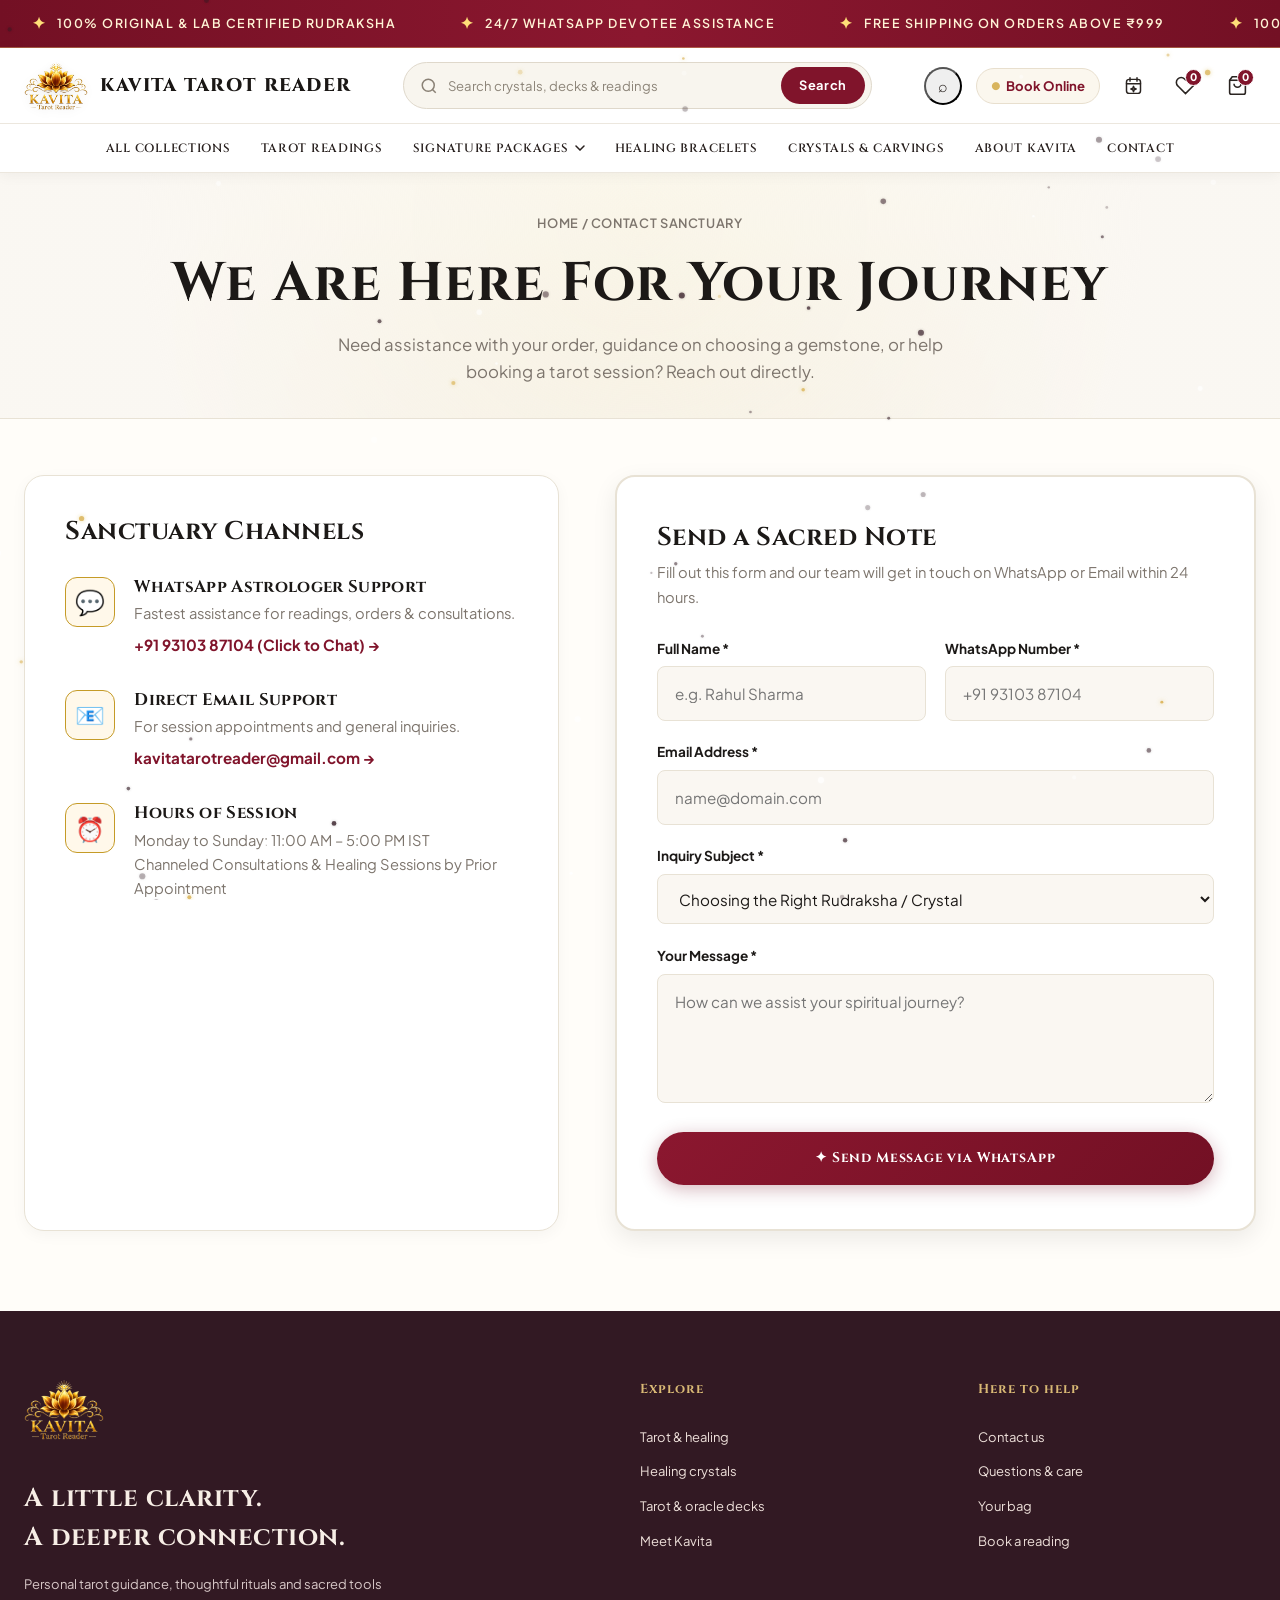
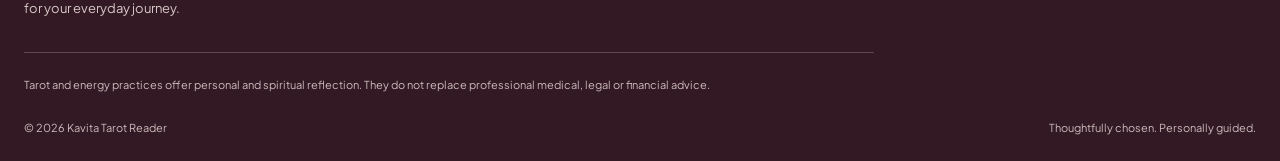
<file: contact.html>
<!doctype html>
<html lang="en">
<head>
  <meta charset="utf-8">
  <meta name="viewport" content="width=device-width, initial-scale=1">
  <title>Contact Us & Spiritual Support — KAVITA TAROT READER</title>
  <!-- Favicon & Brand Icons -->
  <link rel="icon" type="image/x-icon" href="assets/favicon.ico">
  <link rel="icon" type="image/png" sizes="32x32" href="assets/kavita-favicon-32x32.png">
  <link rel="icon" type="image/png" sizes="192x192" href="assets/kavita-favicon.png">
  <link rel="apple-touch-icon" sizes="180x180" href="assets/apple-touch-icon.png">

  
  <!-- Fonts -->
  <link rel="preconnect" href="https://fonts.googleapis.com">
  <link rel="preconnect" href="https://fonts.gstatic.com" crossorigin>
  <link href="https://fonts.googleapis.com/css2?family=Cinzel:wght@400;600;700;900&family=Plus+Jakarta+Sans:wght@300;400;500;600;700&display=swap" rel="stylesheet">
  
  <!-- Stylesheet -->
  <link rel="stylesheet" href="assets/vanikabir.css">

  <style>
    .contact-grid {
      display: grid;
      grid-template-columns: 1fr 1.2fr;
      gap: 3.5rem;
      padding: 3.5rem 0 5rem;
    }

    .contact-info-card {
      background: #FFFFFF;
      border: 1px solid var(--v-border);
      border-radius: 20px;
      padding: 2.5rem;
      box-shadow: var(--v-shadow-sm);
    }

    .contact-pill-item {
      display: flex;
      align-items: flex-start;
      gap: 1.2rem;
      margin-bottom: 2rem;
    }

    .contact-icon-box {
      width: 50px;
      height: 50px;
      border-radius: 12px;
      background: #FFF8EA;
      border: 1px solid var(--v-gold);
      display: flex;
      align-items: center;
      justify-content: center;
      font-size: 1.5rem;
      color: var(--v-maroon);
      flex-shrink: 0;
    }

    .contact-form-card {
      background: #FFFFFF;
      border: 2px solid var(--v-border);
      border-radius: 20px;
      padding: 2.8rem 2.5rem;
      box-shadow: var(--v-shadow-md);
    }

    .form-group {
      margin-bottom: 1.3rem;
    }

    .form-label {
      display: block;
      font-size: 0.85rem;
      color: var(--v-text-dark);
      margin-bottom: 0.4rem;
      font-weight: 700;
    }

    .form-input, .form-select, .form-textarea {
      width: 100%;
      padding: 0.85rem 1.1rem;
      border: 1px solid var(--v-border);
      border-radius: 8px;
      background: #FAF7F2;
      color: var(--v-text-dark);
      font-family: inherit;
      font-size: 0.95rem;
    }

    .form-input:focus, .form-select:focus, .form-textarea:focus {
      outline: none;
      border-color: var(--v-maroon);
      background: #FFFFFF;
      box-shadow: 0 0 10px rgba(128, 20, 43, 0.15);
    }

    @media (max-width: 900px) {
      .contact-grid {
        grid-template-columns: 1fr;
        gap: 2.5rem;
      }
    }
  </style>
  <link rel="stylesheet" href="assets/storefront-refinements.css">
</head>
<body>

  <!-- TOP MARQUEE -->
  <div class="top-marquee-strip">
    <div class="top-marquee-track">
      <div class="top-marquee-item"><span class="bullet">✦</span> 100% ORIGINAL & LAB CERTIFIED RUDRAKSHA</div>
      <div class="top-marquee-item"><span class="bullet">✦</span> 24/7 WHATSAPP DEVOTEE ASSISTANCE</div>
      <div class="top-marquee-item"><span class="bullet">✦</span> FREE SHIPPING ON ORDERS ABOVE ₹999</div>
      <!-- Loop -->
      <div class="top-marquee-item"><span class="bullet">✦</span> 100% ORIGINAL & LAB CERTIFIED RUDRAKSHA</div>
      <div class="top-marquee-item"><span class="bullet">✦</span> 24/7 WHATSAPP DEVOTEE ASSISTANCE</div>
    </div>
  </div>

  <!-- 2. RAJVIRA 2-TIER LUXURY HEADER -->
  <header class="kavita-hdr">
    <div class="kavita-hdr__main">
      <div class="container kavita-hdr__container">
        <div class="kavita-hdr__brand">
          <a href="index.html" class="kavita-hdr__logo-link">
            <img src="assets/kavita-logo-gold.png" alt="Kavita Tarot Reader" class="kavita-hdr__logo-img">
            <span class="kavita-hdr__brand-name">KAVITA TAROT READER</span>
          </a>
        </div>

        <div class="kavita-hdr__search-wrap">
          <form action="collections.html" method="get" class="kavita-hdr__search-form" onsubmit="event.preventDefault(); window.location.href='collections.html?search=' + encodeURIComponent(this.querySelector('input').value);">
            <svg class="kavita-hdr__search-icon" width="18" height="18" viewBox="0 0 24 24" fill="none" stroke="currentColor" stroke-width="2"><circle cx="11" cy="11" r="8"></circle><line x1="21" y1="21" x2="16.65" y2="16.65"></line></svg>
            <input type="search" class="kavita-hdr__search-input" placeholder="Search crystals, decks & readings" aria-label="Search store">
            <button type="submit" class="kavita-hdr__search-btn">Search</button>
          </form>
        </div>

        <div class="kavita-hdr__actions">
          <a href="consultations.html" class="kavita-hdr__util-link"><span class="kavita-hdr__util-dot">●</span> Book Online</a>
          <a href="collections.html?wishlist=1" class="kavita-hdr__icon-btn" aria-label="Wishlist">
            <svg width="21" height="21" viewBox="0 0 24 24" fill="none" stroke="currentColor" stroke-width="1.8"><path d="M20.84 4.61a5.5 5.5 0 0 0-7.78 0L12 5.67l-1.06-1.06a5.5 5.5 0 0 0-7.78 7.78l1.06 1.06L12 21.23l7.78-7.78 1.06-1.06a5.5 5.5 0 0 0 0-7.78z"></path></svg>
            <span class="kavita-hdr__badge">0</span>
          </a>
          
          <button class="kavita-hdr__icon-btn kavita-hdr__icon-btn--cart" id="openCartBtn" aria-label="Open Cart" style="background: none; border: none; cursor: pointer;">
            <svg width="21" height="21" viewBox="0 0 24 24" fill="none" stroke="currentColor" stroke-width="1.8"><path d="M6 2L3 6v14a2 2 0 0 0 2 2h14a2 2 0 0 0 2-2V6l-3-4z"></path><line x1="3" y1="6" x2="21" y2="6"></line><path d="M16 10a4 4 0 0 1-8 0"></path></svg>
            <span class="kavita-hdr__badge kavita-hdr__badge--cart" id="cartCount">0</span>
          </button>
        </div>
      </div>
    </div>

    <nav class="kavita-hdr__nav-bar" aria-label="Category Navigation">
      <div class="container kavita-hdr__container">
        <ul class="kavita-hdr__menu">
          <li class="kavita-hdr__menu-item"><a href="collections.html" class="kavita-hdr__menu-link">All Collections</a></li>
          <li class="kavita-hdr__menu-item"><a href="consultations.html" class="kavita-hdr__menu-link">Tarot Readings</a></li>
          <li class="kavita-hdr__menu-item kavita-hdr__menu-item--dropdown">
            <a href="packages.html" class="kavita-hdr__menu-link">
              Signature Packages
              <svg class="kavita-hdr__caret" width="10" height="6" viewBox="0 0 10 6" fill="none"><path d="M1 1L5 5L9 1" stroke="currentColor" stroke-width="1.5" stroke-linecap="round"/></svg>
            </a>
            <div class="kavita-hdr__dropdown">
              <div class="kavita-hdr__dropdown-grid" style="grid-template-columns: repeat(2, 1fr); min-width: 520px; gap: 1.5rem;">
                <div class="kavita-hdr__dropdown-col">
                  <span class="kavita-hdr__dropdown-title">✦ Love &amp; Relationships</span>
                  <a href="product.html?id=31">No Contact Situation (5 Card)</a>
                  <a href="product.html?id=32">Future Spouse &amp; Destined Connection</a>
                  <a href="product.html?id=33">Love &amp; Marriage Pack (8 Questions)</a>
                  <a href="product.html?id=34">No Contact Situation (4 Questions)</a>
                  <a href="product.html?id=37">Reunion Reading: Will They Return?</a>
                </div>
                <div class="kavita-hdr__dropdown-col">
                  <span class="kavita-hdr__dropdown-title">✦ Healing &amp; Career Growth</span>
                  <a href="product.html?id=35">Heart Consultation: 1:1 Healing</a>
                  <a href="product.html?id=36">Career Growth &amp; Financial Path</a>
                  <a href="product.html?id=38">Deep Insight Reading (8 Questions)</a>
                  <div style="margin-top: 0.85rem; padding-top: 0.65rem; border-top: 1px dashed #ECE7DE;">
                    <a href="packages.html" style="color: #80142B; font-weight: 700; display: inline-flex; align-items: center; gap: 4px;">
                      ✦ Explore All 8 Packages →
                    </a>
                  </div>
                </div>
              </div>
            </div>
          </li>
          <li class="kavita-hdr__menu-item"><a href="collections.html?cat=bracelets" class="kavita-hdr__menu-link">Healing Bracelets</a></li>
          <li class="kavita-hdr__menu-item"><a href="collections.html?cat=crystals" class="kavita-hdr__menu-link">Crystals &amp; Carvings</a></li>
          <li class="kavita-hdr__menu-item"><a href="about.html" class="kavita-hdr__menu-link">About Kavita</a></li>
          <li class="kavita-hdr__menu-item"><a href="contact.html" class="kavita-hdr__menu-link">Contact</a></li>
        </ul>
      </div>
    </nav>
  </header>

  <!-- PAGE HERO -->
  <section class="page-hero">
    <div class="container">
      <div class="breadcrumbs">
        <a href="index.html">Home</a> / <span>Contact Sanctuary</span>
      </div>
      <h1 class="page-hero-title">We Are Here For Your Journey</h1>
      <p class="page-hero-sub">
        Need assistance with your order, guidance on choosing a gemstone, or help booking a tarot session? Reach out directly.
      </p>
    </div>
  </section>

  <!-- MAIN CONTACT CONTENT -->
  <main class="container">
    <div class="contact-grid">
      
      <!-- Contact Info Details -->
      <div class="contact-info-card">
        <h3 style="font-size: 1.6rem; color: var(--v-text-dark); margin-bottom: 1.8rem;">Sanctuary Channels</h3>

        <div class="contact-pill-item">
          <div class="contact-icon-box">💬</div>
          <div>
            <h5 style="font-size: 1.05rem; margin-bottom: 0.2rem;">WhatsApp Astrologer Support</h5>
            <p style="color: var(--v-text-muted); font-size: 0.92rem; margin-bottom: 0.4rem;">Fastest assistance for readings, orders & consultations.</p>
            <a href="https://wa.me/919310387104" target="_blank" style="color: var(--v-maroon); font-weight: 700; font-size: 0.95rem;">
              +91 93103 87104 (Click to Chat) →
            </a>
          </div>
        </div>

        <div class="contact-pill-item">
          <div class="contact-icon-box">📧</div>
          <div>
            <h5 style="font-size: 1.05rem; margin-bottom: 0.2rem;">Direct Email Support</h5>
            <p style="color: var(--v-text-muted); font-size: 0.92rem; margin-bottom: 0.4rem;">For session appointments and general inquiries.</p>
            <a href="mailto:kavitatarotreader@gmail.com" style="color: var(--v-maroon); font-weight: 700; font-size: 0.95rem;">
              kavitatarotreader@gmail.com →
            </a>
          </div>
        </div>

        <div class="contact-pill-item" style="margin-bottom: 0;">
          <div class="contact-icon-box">⏰</div>
          <div>
            <h5 style="font-size: 1.05rem; margin-bottom: 0.2rem;">Hours of Session</h5>
            <p style="color: var(--v-text-muted); font-size: 0.92rem;">
              Monday to Sunday: 11:00 AM – 5:00 PM IST<br>
              Channeled Consultations & Healing Sessions by Prior Appointment
            </p>
          </div>
        </div>
      </div>

      <!-- Quick Message Form -->
      <div class="contact-form-card">
        <h3 style="font-size: 1.6rem; color: var(--v-text-dark); margin-bottom: 0.4rem;">Send a Sacred Note</h3>
        <p style="color: var(--v-text-muted); font-size: 0.92rem; margin-bottom: 1.8rem;">
          Fill out this form and our team will get in touch on WhatsApp or Email within 24 hours.
        </p>

        <form onsubmit="handleContactSubmit(event)">
          <div style="display: grid; grid-template-columns: 1fr 1fr; gap: 1.2rem;">
            <div class="form-group">
              <label class="form-label">Full Name *</label>
              <input type="text" class="form-input" id="cName" required placeholder="e.g. Rahul Sharma">
            </div>
            <div class="form-group">
              <label class="form-label">WhatsApp Number *</label>
              <input type="tel" class="form-input" id="cPhone" required placeholder="+91 93103 87104">
            </div>
          </div>

          <div class="form-group">
            <label class="form-label">Email Address *</label>
            <input type="email" class="form-input" id="cEmail" required placeholder="name@domain.com">
          </div>

          <div class="form-group">
            <label class="form-label">Inquiry Subject *</label>
            <select class="form-select" id="cSubject">
              <option>Choosing the Right Rudraksha / Crystal</option>
              <option>Existing Order & Tracking Status</option>
              <option>Booking a Tarot Reading with Kavita</option>
              <option>Bulk Pooja / Corporate Gifting</option>
              <option>Other Spiritual Question</option>
            </select>
          </div>

          <div class="form-group">
            <label class="form-label">Your Message *</label>
            <textarea class="form-textarea" rows="4" id="cMsg" required placeholder="How can we assist your spiritual journey?"></textarea>
          </div>

          <button type="submit" class="btn btn-maroon" style="width: 100%; padding: 0.95rem;">
            ✦ Send Message via WhatsApp
          </button>
        </form>
      </div>

    </div>
  </main>

  <!-- FOOTER -->
  <footer class="refined-footer">
  <div class="container"><div class="refined-footer-grid">
    <div class="refined-footer-brand"><a href="index.html"><img src="assets/kavita-logo-gold.png" alt="Kavita Tarot" width="80" height="80"></a><h2>A little clarity.<br>A deeper connection.</h2><p>Personal tarot guidance, thoughtful rituals and sacred tools for your everyday journey.</p></div>
    <div><h3>Explore</h3><a href="consultations.html">Tarot & healing</a><a href="collections.html?cat=crystals">Healing crystals</a><a href="collections.html?cat=tarot">Tarot & oracle decks</a><a href="about.html">Meet Kavita</a></div>
    <div><h3>Here to help</h3><a href="contact.html">Contact us</a><a href="faq.html">Questions & care</a><a href="cart.html">Your bag</a><a href="consultations.html">Book a reading</a></div>
  </div><div class="refined-footer-note">Tarot and energy practices offer personal and spiritual reflection. They do not replace professional medical, legal or financial advice.</div><div class="refined-footer-bottom"><span>© 2026 Kavita Tarot Reader</span><span>Thoughtfully chosen. Personally guided.</span></div></div>
</footer>

  <!-- CART DRAWER -->
  <div class="cart-drawer-overlay" id="cartOverlay" onclick="closeCart()"></div>
  <div class="cart-drawer" id="cartDrawer">
    <div class="cart-header">
      <div style="font-family: var(--font-heading); font-size: 1.15rem; color: var(--v-text-dark); font-weight: 700;">
        Your Sacred Cart (<span id="cartCountHeader">0</span>)
      </div>
      <button onclick="closeCart()" style="background: none; border: none; color: var(--v-text-dark); font-size: 1.5rem; cursor: pointer;">✕</button>
    </div>
    <div class="cart-progress-bar-wrap">
      <div id="shippingProgressText">✦ Add ₹999 for FREE Express Delivery!</div>
      <div class="cart-progress-bar">
        <div class="cart-progress-fill" id="shippingProgressFill" style="width: 0%;"></div>
      </div>
    </div>
    <div class="cart-body" id="cartItemsList"></div>
    <div class="cart-footer">
      <div class="cart-subtotal-row">
        <span>Subtotal:</span>
        <span id="cartSubtotal" style="color: var(--v-maroon);">₹0</span>
      </div>
      <button class="btn btn-maroon" style="width: 100%; padding: 0.95rem;" onclick="checkoutCart()">
        ✦ Proceed to Secure Checkout
      </button>
    </div>
  </div>

  <nav class="kavita-mobile-bottom-nav" aria-label="Mobile Navigation">
    <a href="collections.html" class="mobile-nav-item">
      <span class="mobile-nav-icon"><svg width="20" height="20" viewBox="0 0 24 24" fill="none" stroke="currentColor" stroke-width="2"><path d="M6 2L3 6v14a2 2 0 0 0 2 2h14a2 2 0 0 0 2-2V6l-3-4z"></path><line x1="3" y1="6" x2="21" y2="6"></line><path d="M16 10a4 4 0 0 1-8 0"></path></svg></span>
      <span class="mobile-nav-label">Shop</span>
    </a>
    <a href="consultations.html" class="mobile-nav-item">
      <span class="mobile-nav-icon"><svg width="20" height="20" viewBox="0 0 24 24" fill="none" stroke="currentColor" stroke-width="2"><path d="M21 15a2 2 0 0 1-2 2H7l-4 4V5a2 2 0 0 1 2-2h14a2 2 0 0 1 2 2z"></path></svg></span>
      <span class="mobile-nav-label">Readings</span>
    </a>
    <a href="index.html" class="mobile-nav-item mobile-nav-item--center" aria-label="Home">
      <div class="mobile-nav-center-btn">
        <svg width="24" height="24" viewBox="0 0 24 24" fill="none" stroke="currentColor" stroke-width="2.3"><path d="M3 9l9-7 9 7v11a2 2 0 0 1-2 2H5a2 2 0 0 1-2-2z"></path><polyline points="9 22 9 12 15 12 15 22"></polyline></svg>
      </div>
      <span class="mobile-nav-label">Home</span>
    </a>
    <a href="collections.html?wishlist=1" class="mobile-nav-item">
      <span class="mobile-nav-icon"><svg width="20" height="20" viewBox="0 0 24 24" fill="none" stroke="currentColor" stroke-width="2"><path d="M20.84 4.61a5.5 5.5 0 0 0-7.78 0L12 5.67l-1.06-1.06a5.5 5.5 0 0 0-7.78 7.78l1.06 1.06L12 21.23l7.78-7.78 1.06-1.06a5.5 5.5 0 0 0 0-7.78z"></path></svg></span>
      <span class="mobile-nav-label">Wishlist</span>
      <span class="mobile-nav-badge" id="mobileWishlistCount">0</span>
    </a>
    <a href="javascript:void(0)" class="mobile-nav-item mobile-nav-cart" onclick="openCart()">
      <span class="mobile-nav-icon"><svg width="20" height="20" viewBox="0 0 24 24" fill="none" stroke="currentColor" stroke-width="2"><circle cx="9" cy="21" r="1"></circle><circle cx="20" cy="21" r="1"></circle><path d="M1 1h4l2.68 13.39a2 2 0 0 0 2 1.61h9.72a2 2 0 0 0 2-1.61L23 6H6"></path></svg></span>
      <span class="mobile-nav-label">Cart</span>
      <span class="mobile-nav-badge" id="mobileCartCount">0</span>
    </a>
  </nav>

  <script src="assets/ice-effect.js"></script>
  <script src="assets/store-data.js"></script>
  <script src="assets/storefront-cart.js"></script>
  <script>
    function handleContactSubmit(e) {
      e.preventDefault();
      const name = document.getElementById('cName').value;
      const phone = document.getElementById('cPhone').value;
      const email = document.getElementById('cEmail').value;
      const sub = document.getElementById('cSubject').value;
      const msg = document.getElementById('cMsg').value;

      const waMsg = `*NEW CONTACT MESSAGE*%0A%0A*Name:* ${name}%0A*Phone:* ${phone}%0A*Email:* ${email}%0A*Subject:* ${sub}%0A*Message:* ${msg}`;
      window.open(`https://wa.me/919310387104?text=${waMsg}`, '_blank');
    }
  </script>
  <script src="assets/storefront-ui.js"></script>
  <script src="assets/sales-popup.js" defer></script>
</body>
</html>
</file>
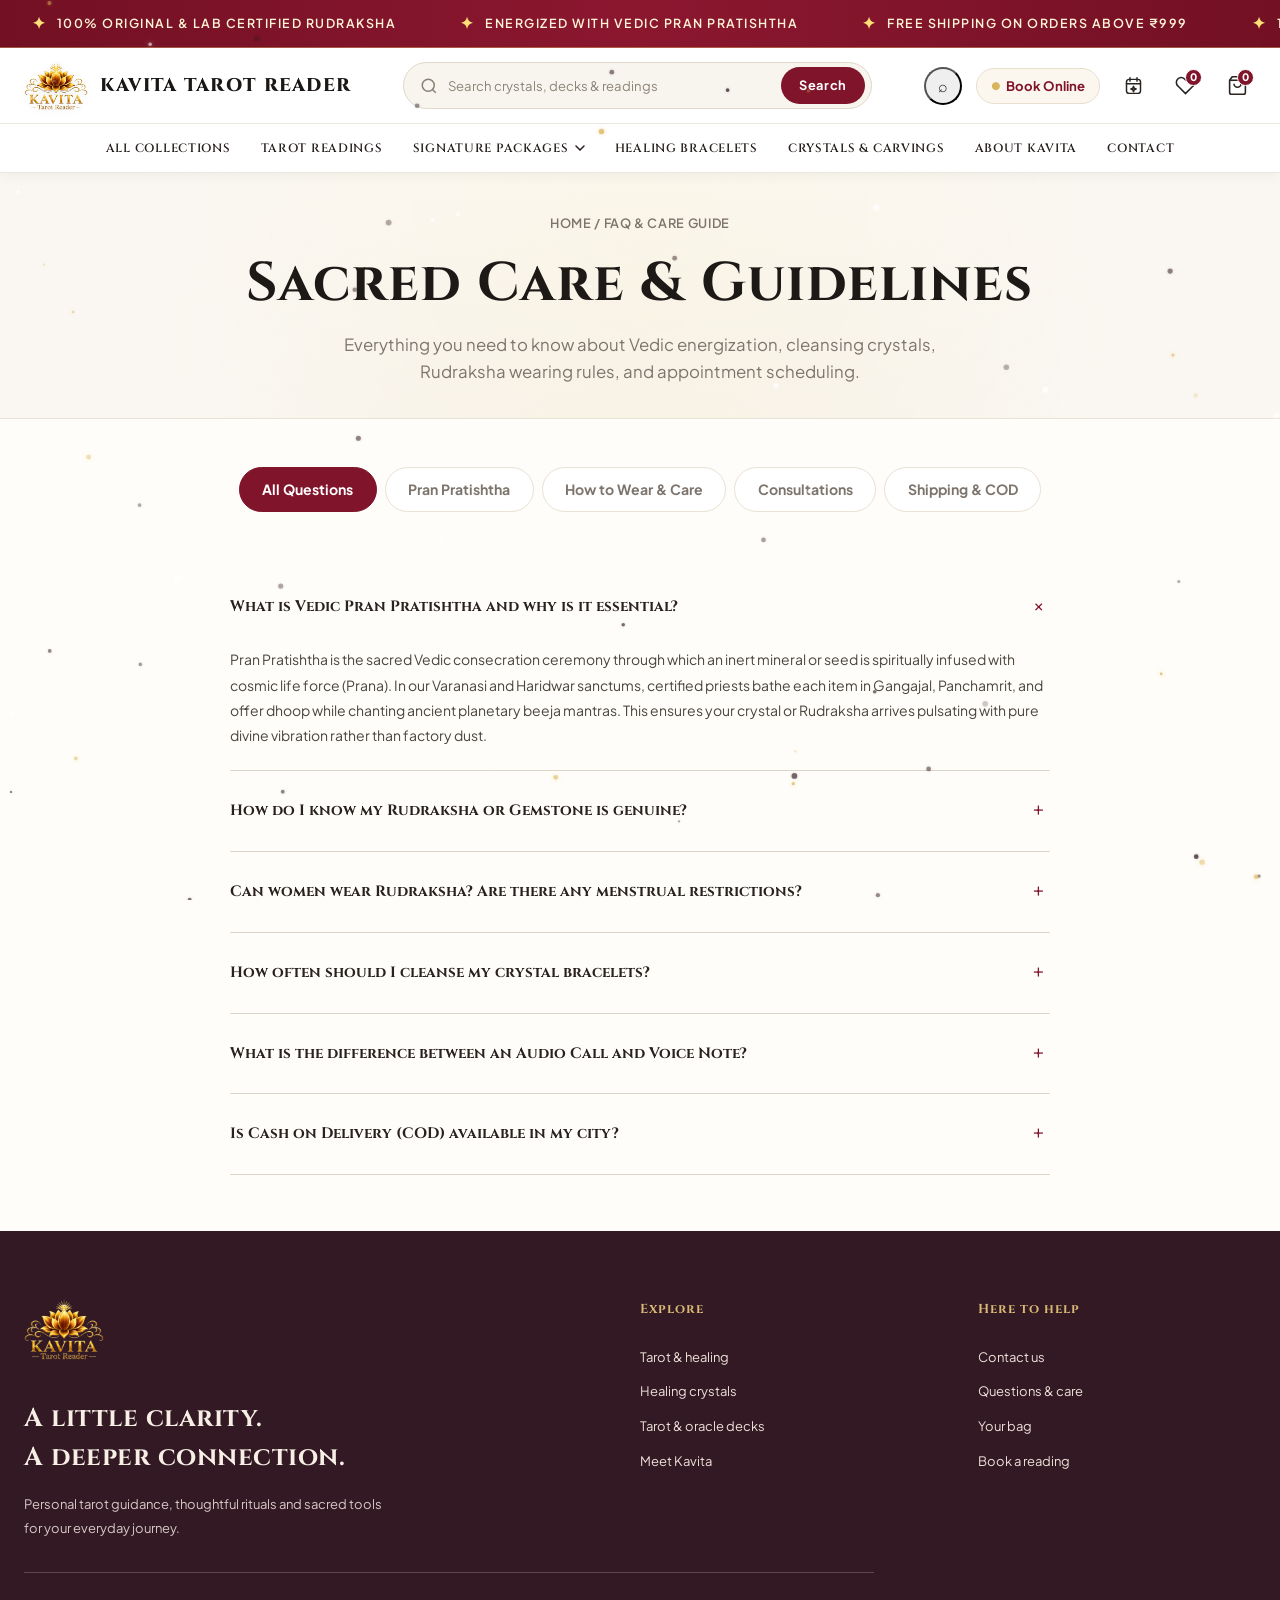
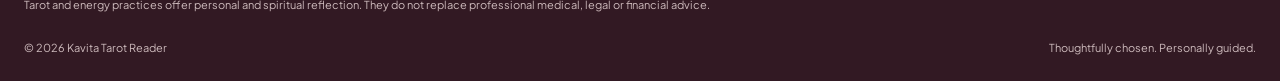
<file: faq.html>
<!doctype html>
<html lang="en">
<head>
  <meta charset="utf-8">
  <meta name="viewport" content="width=device-width, initial-scale=1">
  <title>FAQ & Vedic Care Guide — KAVITA TAROT READER</title>
  <!-- Favicon & Brand Icons -->
  <link rel="icon" type="image/x-icon" href="assets/favicon.ico">
  <link rel="icon" type="image/png" sizes="32x32" href="assets/kavita-favicon-32x32.png">
  <link rel="icon" type="image/png" sizes="192x192" href="assets/kavita-favicon.png">
  <link rel="apple-touch-icon" sizes="180x180" href="assets/apple-touch-icon.png">

  
  <!-- Fonts -->
  <link rel="preconnect" href="https://fonts.googleapis.com">
  <link rel="preconnect" href="https://fonts.gstatic.com" crossorigin>
  <link href="https://fonts.googleapis.com/css2?family=Cinzel:wght@400;600;700;900&family=Plus+Jakarta+Sans:wght@300;400;500;600;700&display=swap" rel="stylesheet">
  
  <!-- Stylesheet -->
  <link rel="stylesheet" href="assets/vanikabir.css">

  <style>
    .faq-category-nav {
      display: flex;
      justify-content: center;
      gap: 1rem;
      flex-wrap: wrap;
      margin: 3rem 0 3.5rem;
    }

    .faq-cat-pill {
      background: #FFFFFF;
      border: 1px solid var(--v-border);
      padding: 0.6rem 1.4rem;
      border-radius: 999px;
      font-size: 0.88rem;
      font-weight: 700;
      color: var(--v-text-muted);
      cursor: pointer;
      transition: all 0.25s ease;
    }

    .faq-cat-pill.active, .faq-cat-pill:hover {
      background: var(--v-maroon);
      color: #FFFFFF;
      border-color: var(--v-maroon);
    }

    .faq-group-block {
      max-width: 900px;
      margin: 0 auto 3.5rem;
    }

    .faq-item {
      background: #FFFFFF;
      border: 1px solid var(--v-border);
      border-radius: 14px;
      margin-bottom: 1.2rem;
      overflow: hidden;
      box-shadow: var(--v-shadow-sm);
    }

    .faq-question {
      padding: 1.4rem 1.8rem;
      display: flex;
      justify-content: space-between;
      align-items: center;
      cursor: pointer;
      font-family: var(--font-heading);
      font-size: 1.05rem;
      color: var(--v-text-dark);
      font-weight: 700;
    }

    .faq-toggle-icon {
      color: var(--v-maroon);
      font-size: 1.4rem;
      font-weight: bold;
      transition: transform 0.3s ease;
    }

    .faq-item.active .faq-toggle-icon {
      transform: rotate(45deg);
    }

    .faq-answer {
      display: none;
      padding: 0 1.8rem 1.6rem;
      color: var(--v-text-body);
      font-size: 0.96rem;
      line-height: 1.7;
      border-top: 1px solid var(--v-border);
      padding-top: 1rem;
    }

    .faq-item.active .faq-answer {
      display: block;
    }
  </style>
  <link rel="stylesheet" href="assets/storefront-refinements.css">
</head>
<body>

  <!-- TOP MARQUEE -->
  <div class="top-marquee-strip">
    <div class="top-marquee-track">
      <div class="top-marquee-item"><span class="bullet">✦</span> 100% ORIGINAL & LAB CERTIFIED RUDRAKSHA</div>
      <div class="top-marquee-item"><span class="bullet">✦</span> ENERGIZED WITH VEDIC PRAN PRATISHTHA</div>
      <div class="top-marquee-item"><span class="bullet">✦</span> FREE SHIPPING ON ORDERS ABOVE ₹999</div>
      <!-- Loop -->
      <div class="top-marquee-item"><span class="bullet">✦</span> 100% ORIGINAL & LAB CERTIFIED RUDRAKSHA</div>
      <div class="top-marquee-item"><span class="bullet">✦</span> ENERGIZED WITH VEDIC PRAN PRATISHTHA</div>
    </div>
  </div>

  <!-- 2. RAJVIRA 2-TIER LUXURY HEADER -->
  <header class="kavita-hdr">
    <div class="kavita-hdr__main">
      <div class="container kavita-hdr__container">
        <div class="kavita-hdr__brand">
          <a href="index.html" class="kavita-hdr__logo-link">
            <img src="assets/kavita-logo-gold.png" alt="Kavita Tarot Reader" class="kavita-hdr__logo-img">
            <span class="kavita-hdr__brand-name">KAVITA TAROT READER</span>
          </a>
        </div>

        <div class="kavita-hdr__search-wrap">
          <form action="collections.html" method="get" class="kavita-hdr__search-form" onsubmit="event.preventDefault(); window.location.href='collections.html?search=' + encodeURIComponent(this.querySelector('input').value);">
            <svg class="kavita-hdr__search-icon" width="18" height="18" viewBox="0 0 24 24" fill="none" stroke="currentColor" stroke-width="2"><circle cx="11" cy="11" r="8"></circle><line x1="21" y1="21" x2="16.65" y2="16.65"></line></svg>
            <input type="search" class="kavita-hdr__search-input" placeholder="Search crystals, decks & readings" aria-label="Search store">
            <button type="submit" class="kavita-hdr__search-btn">Search</button>
          </form>
        </div>

        <div class="kavita-hdr__actions">
          <a href="consultations.html" class="kavita-hdr__util-link"><span class="kavita-hdr__util-dot">●</span> Book Online</a>
          <a href="collections.html?wishlist=1" class="kavita-hdr__icon-btn" aria-label="Wishlist">
            <svg width="21" height="21" viewBox="0 0 24 24" fill="none" stroke="currentColor" stroke-width="1.8"><path d="M20.84 4.61a5.5 5.5 0 0 0-7.78 0L12 5.67l-1.06-1.06a5.5 5.5 0 0 0-7.78 7.78l1.06 1.06L12 21.23l7.78-7.78 1.06-1.06a5.5 5.5 0 0 0 0-7.78z"></path></svg>
            <span class="kavita-hdr__badge">0</span>
          </a>
          
          <button class="kavita-hdr__icon-btn kavita-hdr__icon-btn--cart" id="openCartBtn" aria-label="Open Cart" style="background: none; border: none; cursor: pointer;">
            <svg width="21" height="21" viewBox="0 0 24 24" fill="none" stroke="currentColor" stroke-width="1.8"><path d="M6 2L3 6v14a2 2 0 0 0 2 2h14a2 2 0 0 0 2-2V6l-3-4z"></path><line x1="3" y1="6" x2="21" y2="6"></line><path d="M16 10a4 4 0 0 1-8 0"></path></svg>
            <span class="kavita-hdr__badge kavita-hdr__badge--cart" id="cartCount">0</span>
          </button>
        </div>
      </div>
    </div>

    <nav class="kavita-hdr__nav-bar" aria-label="Category Navigation">
      <div class="container kavita-hdr__container">
        <ul class="kavita-hdr__menu">
          <li class="kavita-hdr__menu-item"><a href="collections.html" class="kavita-hdr__menu-link">All Collections</a></li>
          <li class="kavita-hdr__menu-item"><a href="consultations.html" class="kavita-hdr__menu-link">Tarot Readings</a></li>
          <li class="kavita-hdr__menu-item kavita-hdr__menu-item--dropdown">
            <a href="packages.html" class="kavita-hdr__menu-link">
              Signature Packages
              <svg class="kavita-hdr__caret" width="10" height="6" viewBox="0 0 10 6" fill="none"><path d="M1 1L5 5L9 1" stroke="currentColor" stroke-width="1.5" stroke-linecap="round"/></svg>
            </a>
            <div class="kavita-hdr__dropdown">
              <div class="kavita-hdr__dropdown-grid" style="grid-template-columns: repeat(2, 1fr); min-width: 520px; gap: 1.5rem;">
                <div class="kavita-hdr__dropdown-col">
                  <span class="kavita-hdr__dropdown-title">✦ Love &amp; Relationships</span>
                  <a href="product.html?id=31">No Contact Situation (5 Card)</a>
                  <a href="product.html?id=32">Future Spouse &amp; Destined Connection</a>
                  <a href="product.html?id=33">Love &amp; Marriage Pack (8 Questions)</a>
                  <a href="product.html?id=34">No Contact Situation (4 Questions)</a>
                  <a href="product.html?id=37">Reunion Reading: Will They Return?</a>
                </div>
                <div class="kavita-hdr__dropdown-col">
                  <span class="kavita-hdr__dropdown-title">✦ Healing &amp; Career Growth</span>
                  <a href="product.html?id=35">Heart Consultation: 1:1 Healing</a>
                  <a href="product.html?id=36">Career Growth &amp; Financial Path</a>
                  <a href="product.html?id=38">Deep Insight Reading (8 Questions)</a>
                  <div style="margin-top: 0.85rem; padding-top: 0.65rem; border-top: 1px dashed #ECE7DE;">
                    <a href="packages.html" style="color: #80142B; font-weight: 700; display: inline-flex; align-items: center; gap: 4px;">
                      ✦ Explore All 8 Packages →
                    </a>
                  </div>
                </div>
              </div>
            </div>
          </li>
          <li class="kavita-hdr__menu-item"><a href="collections.html?cat=bracelets" class="kavita-hdr__menu-link">Healing Bracelets</a></li>
          <li class="kavita-hdr__menu-item"><a href="collections.html?cat=crystals" class="kavita-hdr__menu-link">Crystals &amp; Carvings</a></li>
          <li class="kavita-hdr__menu-item"><a href="about.html" class="kavita-hdr__menu-link">About Kavita</a></li>
          <li class="kavita-hdr__menu-item"><a href="contact.html" class="kavita-hdr__menu-link">Contact</a></li>
        </ul>
      </div>
    </nav>
  </header>

  <!-- PAGE HERO -->
  <section class="page-hero">
    <div class="container">
      <div class="breadcrumbs">
        <a href="index.html">Home</a> / <span>FAQ & Care Guide</span>
      </div>
      <h1 class="page-hero-title">Sacred Care & Guidelines</h1>
      <p class="page-hero-sub">
        Everything you need to know about Vedic energization, cleansing crystals, Rudraksha wearing rules, and appointment scheduling.
      </p>
    </div>
  </section>

  <!-- FAQ SECTION -->
  <main class="container">
    <div class="faq-category-nav">
      <button class="faq-cat-pill active" onclick="filterFAQ('all', this)">All Questions</button>
      <button class="faq-cat-pill" onclick="filterFAQ('pran', this)">Pran Pratishtha</button>
      <button class="faq-cat-pill" onclick="filterFAQ('care', this)">How to Wear & Care</button>
      <button class="faq-cat-pill" onclick="filterFAQ('consult', this)">Consultations</button>
      <button class="faq-cat-pill" onclick="filterFAQ('shipping', this)">Shipping & COD</button>
    </div>

    <div class="faq-group-block">
      
      <!-- FAQ 1 -->
      <div class="faq-item active" data-cat="pran">
        <div class="faq-question" onclick="toggleFAQ(this)">
          <span>What is Vedic Pran Pratishtha and why is it essential?</span>
          <span class="faq-toggle-icon">+</span>
        </div>
        <div class="faq-answer">
          Pran Pratishtha is the sacred Vedic consecration ceremony through which an inert mineral or seed is spiritually infused with cosmic life force (Prana). In our Varanasi and Haridwar sanctums, certified priests bathe each item in Gangajal, Panchamrit, and offer dhoop while chanting ancient planetary beeja mantras. This ensures your crystal or Rudraksha arrives pulsating with pure divine vibration rather than factory dust.
        </div>
      </div>

      <!-- FAQ 2 -->
      <div class="faq-item" data-cat="pran">
        <div class="faq-question" onclick="toggleFAQ(this)">
          <span>How do I know my Rudraksha or Gemstone is genuine?</span>
          <span class="faq-toggle-icon">+</span>
        </div>
        <div class="faq-answer">
          Every piece is verified in government-recognized ISO 9001:2015 gemological laboratories. We include the physical laboratory report with microscopic magnification tests, specific gravity, refractive index, and a scannable QR code linking to the lab's online database.
        </div>
      </div>

      <!-- FAQ 3 -->
      <div class="faq-item" data-cat="care">
        <div class="faq-question" onclick="toggleFAQ(this)">
          <span>Can women wear Rudraksha? Are there any menstrual restrictions?</span>
          <span class="faq-toggle-icon">+</span>
        </div>
        <div class="faq-answer">
          Yes, absolutely! Classical Vedic scriptures like the Shiva Purana and Srimad Devi Bhagavatam explicitly state that Rudraksha can and should be worn by everyone regardless of gender, caste, or age. Shiva's grace is universal. While some choose to take off beads during child-delivery or death ceremonies (Sutak period), daily wear is fully auspicious.
        </div>
      </div>

      <!-- FAQ 4 -->
      <div class="faq-item" data-cat="care">
        <div class="faq-question" onclick="toggleFAQ(this)">
          <span>How often should I cleanse my crystal bracelets?</span>
          <span class="faq-toggle-icon">+</span>
        </div>
        <div class="faq-answer">
          Crystals absorb ambient energetic vibrations. Cleanse your bracelets once every 30 days under the gentle light of the Full Moon (Purnima) for 3 to 4 hours. You can also place them on a Selenite charging plate or pass them through sacred White Sage / Guggul smoke. Avoid submerging soft stones (like Selenite or Pyrite) in water.
        </div>
      </div>

      <!-- FAQ 5 -->
      <div class="faq-item" data-cat="consult">
        <div class="faq-question" onclick="toggleFAQ(this)">
          <span>What is the difference between an Audio Call and Voice Note?</span>
          <span class="faq-toggle-icon">+</span>
        </div>
        <div class="faq-answer">
          An Audio Call is a live 10, 20, or 30-minute interactive WhatsApp phone consultation where you can converse directly with Kavita, ask follow-up questions, and explore multiple life areas. A Voice Note (₹451) is an express recorded reading answering 1 specific question delivered within 4 hours.
        </div>
      </div>

      <!-- FAQ 6 -->
      <div class="faq-item" data-cat="shipping">
        <div class="faq-question" onclick="toggleFAQ(this)">
          <span>Is Cash on Delivery (COD) available in my city?</span>
          <span class="faq-toggle-icon">+</span>
        </div>
        <div class="faq-answer">
          Yes! We offer Cash on Delivery (COD) across more than 19,000 postal pin codes across all 28 states and Union Territories in India. We also offer Free Express Delivery on all orders above ₹999.
        </div>
      </div>

    </div>
  </main>

  <!-- FOOTER -->
  <footer class="refined-footer">
  <div class="container"><div class="refined-footer-grid">
    <div class="refined-footer-brand"><a href="index.html"><img src="assets/kavita-logo-gold.png" alt="Kavita Tarot" width="80" height="80"></a><h2>A little clarity.<br>A deeper connection.</h2><p>Personal tarot guidance, thoughtful rituals and sacred tools for your everyday journey.</p></div>
    <div><h3>Explore</h3><a href="consultations.html">Tarot & healing</a><a href="collections.html?cat=crystals">Healing crystals</a><a href="collections.html?cat=tarot">Tarot & oracle decks</a><a href="about.html">Meet Kavita</a></div>
    <div><h3>Here to help</h3><a href="contact.html">Contact us</a><a href="faq.html">Questions & care</a><a href="cart.html">Your bag</a><a href="consultations.html">Book a reading</a></div>
  </div><div class="refined-footer-note">Tarot and energy practices offer personal and spiritual reflection. They do not replace professional medical, legal or financial advice.</div><div class="refined-footer-bottom"><span>© 2026 Kavita Tarot Reader</span><span>Thoughtfully chosen. Personally guided.</span></div></div>
</footer>

  <!-- CART DRAWER -->
  <div class="cart-drawer-overlay" id="cartOverlay" onclick="closeCart()"></div>
  <div class="cart-drawer" id="cartDrawer">
    <div class="cart-header">
      <div style="font-family: var(--font-heading); font-size: 1.15rem; color: var(--v-text-dark); font-weight: 700;">
        Your Sacred Cart (<span id="cartCountHeader">0</span>)
      </div>
      <button onclick="closeCart()" style="background: none; border: none; color: var(--v-text-dark); font-size: 1.5rem; cursor: pointer;">✕</button>
    </div>
    <div class="cart-progress-bar-wrap">
      <div id="shippingProgressText">✦ Add ₹999 for FREE Express Delivery!</div>
      <div class="cart-progress-bar">
        <div class="cart-progress-fill" id="shippingProgressFill" style="width: 0%;"></div>
      </div>
    </div>
    <div class="cart-body" id="cartItemsList"></div>
    <div class="cart-footer">
      <div class="cart-subtotal-row">
        <span>Subtotal:</span>
        <span id="cartSubtotal" style="color: var(--v-maroon);">₹0</span>
      </div>
      <button class="btn btn-maroon" style="width: 100%; padding: 0.95rem;" onclick="checkoutCart()">
        ✦ Proceed to Secure Checkout
      </button>
    </div>
  </div>

  
  <nav class="kavita-mobile-bottom-nav" aria-label="Mobile Navigation">
    <a href="collections.html" class="mobile-nav-item">
      <span class="mobile-nav-icon"><svg width="20" height="20" viewBox="0 0 24 24" fill="none" stroke="currentColor" stroke-width="2"><path d="M6 2L3 6v14a2 2 0 0 0 2 2h14a2 2 0 0 0 2-2V6l-3-4z"></path><line x1="3" y1="6" x2="21" y2="6"></line><path d="M16 10a4 4 0 0 1-8 0"></path></svg></span>
      <span class="mobile-nav-label">Shop</span>
    </a>
    <a href="consultations.html" class="mobile-nav-item">
      <span class="mobile-nav-icon"><svg width="20" height="20" viewBox="0 0 24 24" fill="none" stroke="currentColor" stroke-width="2"><path d="M21 15a2 2 0 0 1-2 2H7l-4 4V5a2 2 0 0 1 2-2h14a2 2 0 0 1 2 2z"></path></svg></span>
      <span class="mobile-nav-label">Readings</span>
    </a>
    <a href="index.html" class="mobile-nav-item mobile-nav-item--center" aria-label="Home">
      <div class="mobile-nav-center-btn">
        <svg width="24" height="24" viewBox="0 0 24 24" fill="none" stroke="currentColor" stroke-width="2.3"><path d="M3 9l9-7 9 7v11a2 2 0 0 1-2 2H5a2 2 0 0 1-2-2z"></path><polyline points="9 22 9 12 15 12 15 22"></polyline></svg>
      </div>
      <span class="mobile-nav-label">Home</span>
    </a>
    <a href="collections.html?wishlist=1" class="mobile-nav-item">
      <span class="mobile-nav-icon"><svg width="20" height="20" viewBox="0 0 24 24" fill="none" stroke="currentColor" stroke-width="2"><path d="M20.84 4.61a5.5 5.5 0 0 0-7.78 0L12 5.67l-1.06-1.06a5.5 5.5 0 0 0-7.78 7.78l1.06 1.06L12 21.23l7.78-7.78 1.06-1.06a5.5 5.5 0 0 0 0-7.78z"></path></svg></span>
      <span class="mobile-nav-label">Wishlist</span>
      <span class="mobile-nav-badge" id="mobileWishlistCount">0</span>
    </a>
    <a href="javascript:void(0)" class="mobile-nav-item mobile-nav-cart" onclick="openCart()">
      <span class="mobile-nav-icon"><svg width="20" height="20" viewBox="0 0 24 24" fill="none" stroke="currentColor" stroke-width="2"><circle cx="9" cy="21" r="1"></circle><circle cx="20" cy="21" r="1"></circle><path d="M1 1h4l2.68 13.39a2 2 0 0 0 2 1.61h9.72a2 2 0 0 0 2-1.61L23 6H6"></path></svg></span>
      <span class="mobile-nav-label">Cart</span>
      <span class="mobile-nav-badge" id="mobileCartCount">0</span>
    </a>
  </nav>

  <script src="assets/ice-effect.js"></script>
  <script src="assets/store-data.js"></script>
  <script src="assets/storefront-cart.js"></script>
  <script>
    function toggleFAQ(el) {
      const item = el.closest('.faq-item');
      item.classList.toggle('active');
    }

    function filterFAQ(category, btnEl) {
      document.querySelectorAll('.faq-cat-pill').forEach(b => b.classList.remove('active'));
      btnEl.classList.add('active');

      const items = document.querySelectorAll('.faq-item');
      items.forEach(item => {
        const cat = item.getAttribute('data-cat') || '';
        if (category === 'all' || cat === category) {
          item.style.display = 'block';
        } else {
          item.style.display = 'none';
        }
      });
    }
  </script>
  <script src="assets/storefront-ui.js"></script>
  <script src="assets/sales-popup.js" defer></script>
</body>
</html>
</file>
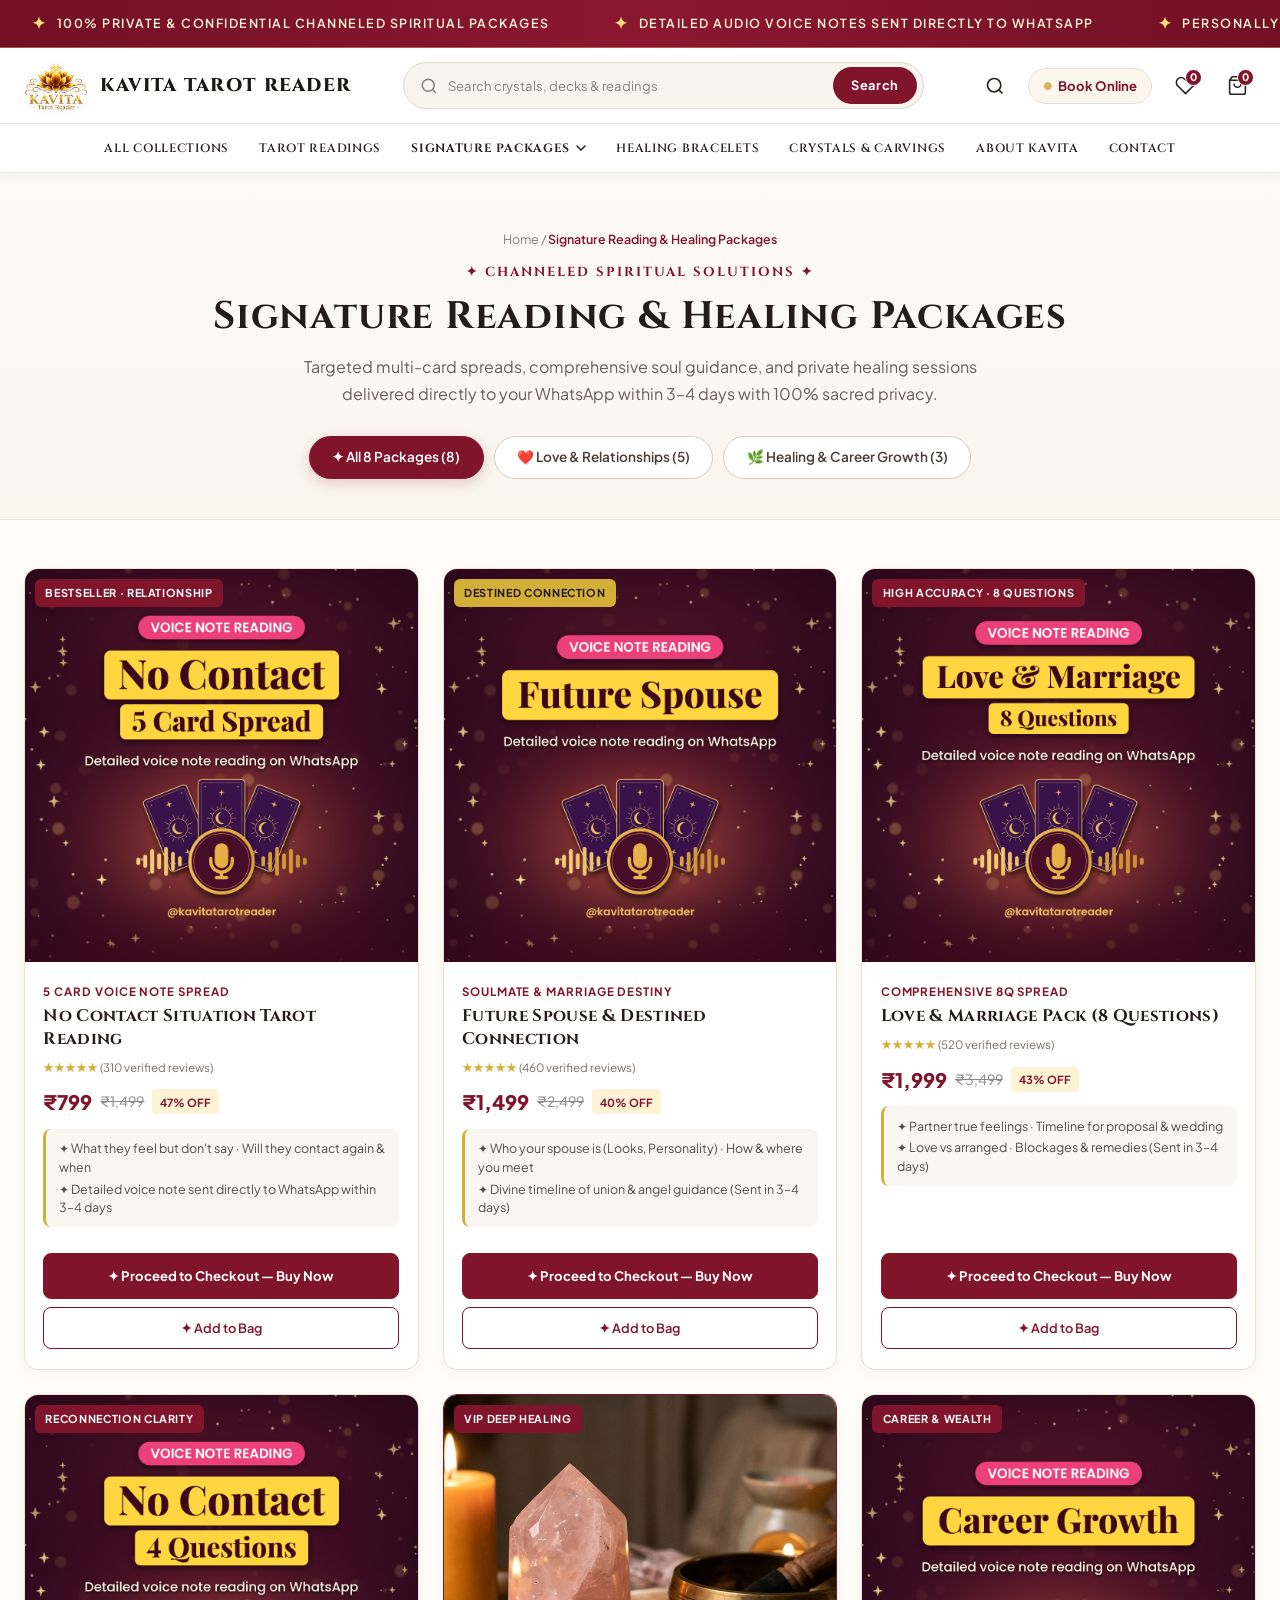
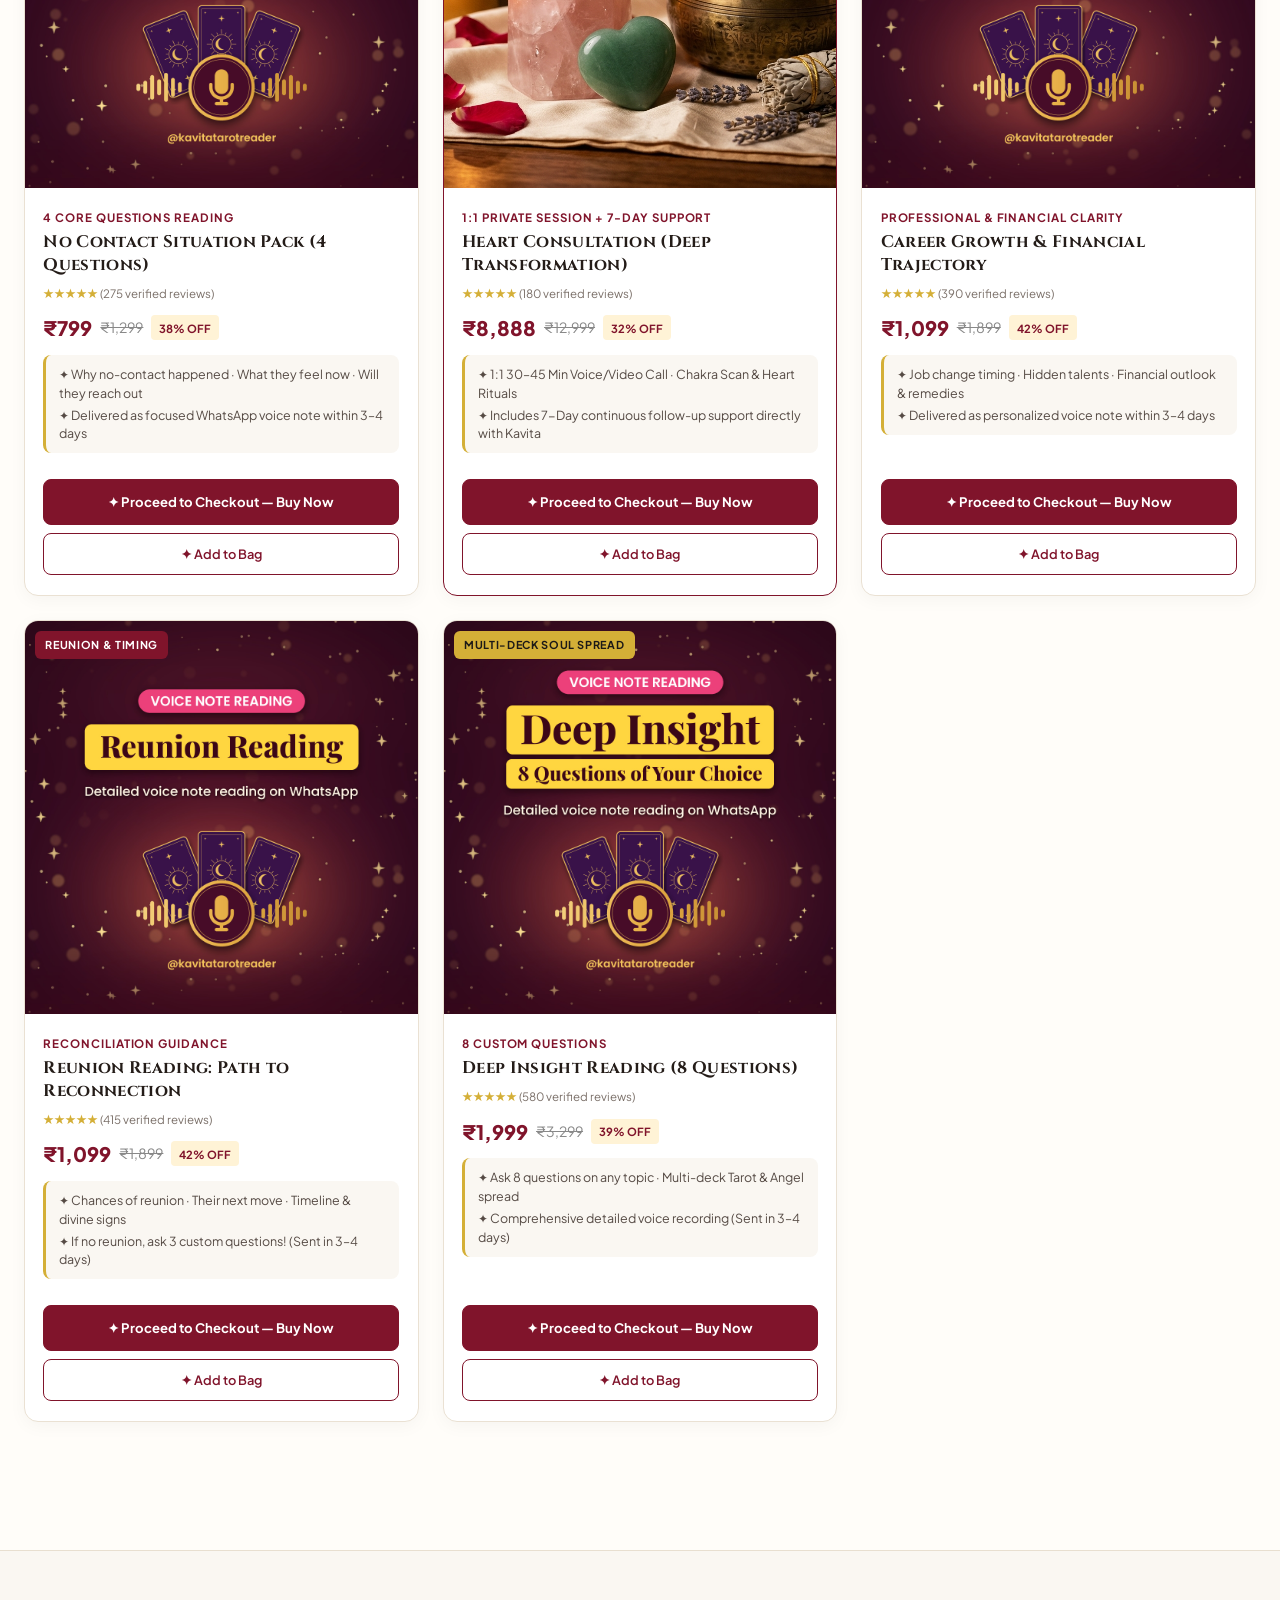
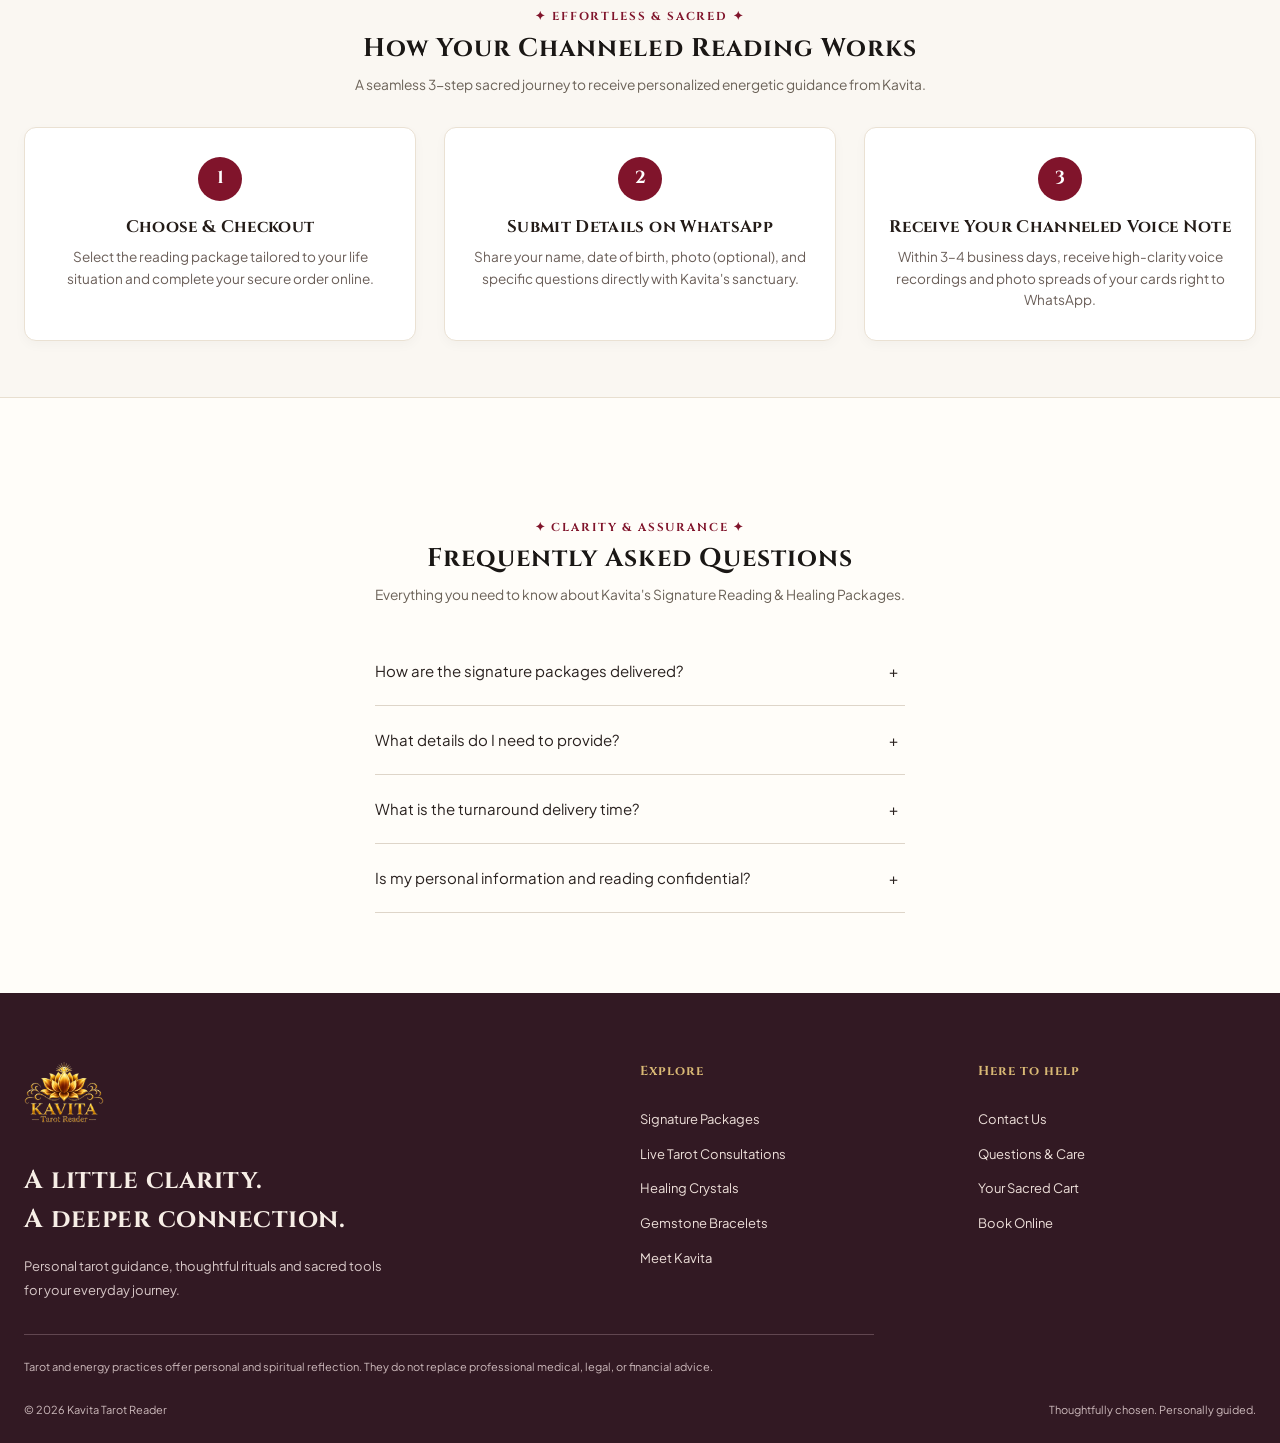
<file: packages.html>
<!doctype html>
<html lang="en">
<head>
  <meta charset="utf-8">
  <meta name="viewport" content="width=device-width, initial-scale=1">
  <title>Signature Reading & Healing Packages — KAVITA TAROT READER</title>
  <!-- Favicon & Brand Icons -->
  <link rel="icon" type="image/x-icon" href="assets/favicon.ico">
  <link rel="icon" type="image/png" sizes="32x32" href="assets/kavita-favicon-32x32.png">
  <link rel="icon" type="image/png" sizes="192x192" href="assets/kavita-favicon.png">
  <link rel="apple-touch-icon" sizes="180x180" href="assets/apple-touch-icon.png">

  <meta name="description" content="Channeled spiritual solutions: multi-card spreads, comprehensive soul guidance, and private healing packages delivered directly to your WhatsApp by Kavita.">

  <!-- Fonts -->
  <link rel="preconnect" href="https://fonts.googleapis.com">
  <link rel="preconnect" href="https://fonts.gstatic.com" crossorigin>
  <link href="https://fonts.googleapis.com/css2?family=Cinzel:wght@400;600;700;900&family=Plus+Jakarta+Sans:wght@300;400;500;600;700&display=swap" rel="stylesheet">

  <!-- Stylesheet -->
  <link rel="stylesheet" href="assets/vanikabir.css">
  <link rel="stylesheet" href="assets/storefront-refinements.css">

  <style>
    .packages-hero {
      background: linear-gradient(180deg, #FDFBF7 0%, #FAF5ED 100%);
      padding: 3.5rem 0 2.5rem;
      border-bottom: 1px solid var(--v-border, #E8DFD0);
      text-align: center;
    }
    .packages-kicker {
      font-family: 'Cinzel', serif;
      font-size: 0.82rem;
      font-weight: 700;
      letter-spacing: 0.16em;
      color: #80142B;
      text-transform: uppercase;
      margin-bottom: 0.6rem;
    }
    .packages-title {
      font-family: 'Cinzel', serif;
      font-size: 2.4rem;
      font-weight: 700;
      color: #241C18;
      line-height: 1.25;
      margin-bottom: 0.8rem;
    }
    .packages-sub {
      font-family: 'Plus Jakarta Sans', sans-serif;
      font-size: 1rem;
      color: #6A5E58;
      max-width: 680px;
      margin: 0 auto 1.8rem;
      line-height: 1.65;
    }

    /* Filter Tabs */
    .packages-filter-tabs {
      display: flex;
      justify-content: center;
      gap: 10px;
      flex-wrap: wrap;
      margin-top: 1rem;
    }
    .pkg-tab-btn {
      background: #FFFFFF;
      border: 1px solid #D8CBBB;
      color: #4A3E39;
      padding: 0.6rem 1.4rem;
      border-radius: 999px;
      font-family: 'Plus Jakarta Sans', sans-serif;
      font-size: 0.85rem;
      font-weight: 600;
      cursor: pointer;
      transition: all 0.2s ease;
    }
    .pkg-tab-btn:hover {
      border-color: #80142B;
      color: #80142B;
      background: #FFF9F3;
    }
    .pkg-tab-btn.active {
      background: #80142B;
      color: #FFFFFF;
      border-color: #80142B;
      box-shadow: 0 4px 14px rgba(128, 20, 43, 0.2);
    }

    /* Packages Grid */
    .packages-grid {
      display: grid;
      grid-template-columns: repeat(3, minmax(0, 1fr));
      gap: 24px;
      margin: 3rem 0 4rem;
    }
    @media (max-width: 989px) {
      .packages-grid {
        grid-template-columns: repeat(2, minmax(0, 1fr));
        gap: 16px;
      }
      .packages-title { font-size: 1.85rem; }
    }
    @media (max-width: 640px) {
      .packages-grid {
        grid-template-columns: repeat(2, minmax(0, 1fr));
        gap: 12px;
      }
      .packages-title { font-size: 1.5rem; }
      .packages-sub { font-size: 0.85rem; }
      .pkg-tab-btn { font-size: 0.75rem; padding: 0.45rem 1rem; }
    }

    /* Package Card */
    .pkg-card {
      background: #FFFFFF;
      border: 1px solid #EAE1D3;
      border-radius: 14px;
      overflow: hidden;
      display: flex;
      flex-direction: column;
      box-shadow: 0 4px 18px rgba(0, 0, 0, 0.04);
      transition: transform 0.25s ease, box-shadow 0.25s ease, border-color 0.25s ease;
    }
    .pkg-card:hover {
      transform: translateY(-4px);
      box-shadow: 0 10px 28px rgba(128, 20, 43, 0.09);
      border-color: #D4AF37;
    }
    .pkg-card.highlight {
      border: 1.5px solid #80142B;
    }
    .pkg-card-media {
      position: relative;
      aspect-ratio: 1 / 1;
      background: #FAF7F2;
      overflow: hidden;
    }
    .pkg-card-media img {
      width: 100%;
      height: 100%;
      object-fit: cover;
      transition: transform 0.35s ease;
    }
    .pkg-card:hover .pkg-card-media img {
      transform: scale(1.03);
    }
    .pkg-card-badge {
      position: absolute;
      top: 10px;
      left: 10px;
      background: #80142B;
      color: #FFFFFF;
      font-size: 0.68rem;
      font-weight: 700;
      letter-spacing: 0.06em;
      text-transform: uppercase;
      padding: 0.3rem 0.65rem;
      border-radius: 6px;
      z-index: 2;
    }
    .pkg-card-badge.gold {
      background: #D4AF37;
      color: #1C1917;
    }
    .pkg-card-body {
      padding: 1.25rem 1.15rem;
      display: flex;
      flex-direction: column;
      flex: 1;
      justify-content: space-between;
      gap: 12px;
    }
    .pkg-card-cat {
      font-size: 0.72rem;
      font-weight: 700;
      letter-spacing: 0.08em;
      text-transform: uppercase;
      color: #80142B;
    }
    .pkg-card-title {
      font-family: 'Cinzel', serif;
      font-size: 1.05rem;
      font-weight: 700;
      color: #241C18;
      line-height: 1.35;
      margin: 0.25rem 0 0.4rem;
    }
    .pkg-card-title a {
      color: inherit;
      text-decoration: none;
    }
    .pkg-card-title a:hover {
      color: #80142B;
    }
    .pkg-card-reviews {
      font-size: 0.78rem;
      color: #D4AF37;
      margin-bottom: 0.5rem;
    }
    .pkg-card-reviews span {
      color: #7A6F68;
      font-size: 0.72rem;
    }
    .pkg-card-pricing {
      display: flex;
      align-items: center;
      gap: 8px;
      flex-wrap: wrap;
      margin-bottom: 0.65rem;
    }
    .pkg-price-now {
      font-size: 1.25rem;
      font-weight: 800;
      color: #80142B;
    }
    .pkg-price-old {
      font-size: 0.88rem;
      color: #888888;
      text-decoration: line-through;
    }
    .pkg-discount-pill {
      font-size: 0.7rem;
      font-weight: 700;
      background: #FFF3D6;
      color: #80142B;
      padding: 0.2rem 0.5rem;
      border-radius: 4px;
    }
    .pkg-bullets {
      font-size: 0.78rem;
      color: #554A44;
      line-height: 1.5;
      background: #FAF7F2;
      border-radius: 8px;
      padding: 0.65rem 0.8rem;
      margin-bottom: 0.85rem;
      border-left: 3px solid #D4AF37;
    }
    .pkg-bullets div {
      margin-bottom: 3px;
    }
    .pkg-bullets div:last-child {
      margin-bottom: 0;
    }
    .pkg-btn-stack {
      display: flex;
      flex-direction: column;
      gap: 8px;
      margin-top: auto;
    }
    .pkg-btn-checkout {
      background: #80142B;
      color: #FFFFFF;
      border: 1px solid #80142B;
      border-radius: 8px;
      padding: 0.7rem;
      font-size: 0.82rem;
      font-weight: 700;
      cursor: pointer;
      display: flex;
      align-items: center;
      justify-content: center;
      gap: 6px;
      transition: all 0.2s ease;
      text-decoration: none;
    }
    .pkg-btn-checkout:hover {
      background: #600E1F;
      box-shadow: 0 4px 14px rgba(128, 20, 43, 0.25);
    }
    .pkg-btn-bag {
      background: #FFFFFF;
      color: #80142B;
      border: 1px solid #80142B;
      border-radius: 8px;
      padding: 0.6rem;
      font-size: 0.8rem;
      font-weight: 600;
      cursor: pointer;
      transition: all 0.2s ease;
    }
    .pkg-btn-bag:hover {
      background: #FFF8EE;
    }

    /* Process Infographic */
    .pkg-process-section {
      background: #FAF7F2;
      border-top: 1px solid #E8DFD0;
      border-bottom: 1px solid #E8DFD0;
      padding: 3.5rem 0;
      margin: 4rem 0;
    }
    .pkg-process-grid {
      display: grid;
      grid-template-columns: repeat(3, 1fr);
      gap: 28px;
      margin-top: 2rem;
    }
    @media (max-width: 768px) {
      .pkg-process-grid { grid-template-columns: 1fr; gap: 20px; }
    }
    .pkg-process-card {
      background: #FFFFFF;
      border: 1px solid #EAE1D3;
      border-radius: 12px;
      padding: 1.8rem 1.4rem;
      text-align: center;
      box-shadow: 0 4px 12px rgba(0,0,0,0.03);
    }
    .pkg-process-num {
      width: 44px;
      height: 44px;
      border-radius: 50%;
      background: #80142B;
      color: #FFFFFF;
      display: inline-flex;
      align-items: center;
      justify-content: center;
      font-family: 'Cinzel', serif;
      font-size: 1.1rem;
      font-weight: 700;
      margin-bottom: 1rem;
    }
    .pkg-process-title {
      font-family: 'Cinzel', serif;
      font-size: 1.05rem;
      font-weight: 700;
      color: #241C18;
      margin-bottom: 0.5rem;
    }
    .pkg-process-desc {
      font-size: 0.85rem;
      color: #6A5E58;
      line-height: 1.6;
    }

    /* FAQ Section */
    .pkg-faq-section {
      max-width: 820px;
      margin: 3.5rem auto 5rem;
      padding: 0 1rem;
    }
  </style>
</head>
<body>

  <!-- 1. TOP MARQUEE STRIP -->
  <div class="top-marquee-strip">
    <div class="top-marquee-track">
      <div class="top-marquee-item"><span class="bullet">✦</span> 100% PRIVATE & CONFIDENTIAL CHANNELED SPIRITUAL PACKAGES</div>
      <div class="top-marquee-item"><span class="bullet">✦</span> DETAILED AUDIO VOICE NOTES SENT DIRECTLY TO WHATSAPP</div>
      <div class="top-marquee-item"><span class="bullet">✦</span> PERSONALLY GUIDED & CHANNELED BY KAVITA</div>
      <div class="top-marquee-item"><span class="bullet">✦</span> FREE EXPRESS DELIVERY ON ORDERS OVER ₹999</div>
      <!-- Loop -->
      <div class="top-marquee-item"><span class="bullet">✦</span> 100% PRIVATE & CONFIDENTIAL CHANNELED SPIRITUAL PACKAGES</div>
      <div class="top-marquee-item"><span class="bullet">✦</span> DETAILED AUDIO VOICE NOTES SENT DIRECTLY TO WHATSAPP</div>
    </div>
  </div>

  <!-- 2. MAIN HEADER -->
  <header class="kavita-hdr">
    <div class="kavita-hdr__main">
      <div class="container kavita-hdr__container">
        <div class="kavita-hdr__brand">
          <a href="index.html" class="kavita-hdr__logo-link">
            <img src="assets/kavita-logo-gold.png" alt="Kavita Tarot Reader" class="kavita-hdr__logo-img">
            <span class="kavita-hdr__brand-name">KAVITA TAROT READER</span>
          </a>
        </div>

        <div class="kavita-hdr__search-wrap">
          <form action="collections.html" method="get" class="kavita-hdr__search-form" onsubmit="event.preventDefault(); window.location.href='collections.html?search=' + encodeURIComponent(this.querySelector('input').value);">
            <svg class="kavita-hdr__search-icon" width="18" height="18" viewBox="0 0 24 24" fill="none" stroke="currentColor" stroke-width="2"><circle cx="11" cy="11" r="8"></circle><line x1="21" y1="21" x2="16.65" y2="16.65"></line></svg>
            <input type="search" class="kavita-hdr__search-input" placeholder="Search crystals, decks & readings" aria-label="Search store">
            <button type="submit" class="kavita-hdr__search-btn">Search</button>
          </form>
        </div>

        <div class="kavita-hdr__actions">
          <a href="collections.html?search=1" class="kavita-hdr__icon-btn kavita-hdr__icon-btn--search-mobile" onclick="event.preventDefault(); document.querySelector('.kavita-hdr__search-input')?.focus();" aria-label="Search">
            <svg width="20" height="20" viewBox="0 0 24 24" fill="none" stroke="currentColor" stroke-width="2"><circle cx="11" cy="11" r="8"></circle><line x1="21" y1="21" x2="16.65" y2="16.65"></line></svg>
          </a>
          <a href="consultations.html" class="kavita-hdr__util-link"><span class="kavita-hdr__util-dot">●</span> Book Online</a>
          <a href="collections.html?wishlist=1" class="kavita-hdr__icon-btn" aria-label="Wishlist">
            <svg width="21" height="21" viewBox="0 0 24 24" fill="none" stroke="currentColor" stroke-width="1.8"><path d="M20.84 4.61a5.5 5.5 0 0 0-7.78 0L12 5.67l-1.06-1.06a5.5 5.5 0 0 0-7.78 7.78l1.06 1.06L12 21.23l7.78-7.78 1.06-1.06a5.5 5.5 0 0 0 0-7.78z"></path></svg>
            <span class="kavita-hdr__badge">0</span>
          </a>
          <button class="kavita-hdr__icon-btn kavita-hdr__icon-btn--cart" id="openCartBtn" aria-label="Open Cart" style="background: none; border: none; cursor: pointer;">
            <svg width="21" height="21" viewBox="0 0 24 24" fill="none" stroke="currentColor" stroke-width="1.8"><path d="M6 2L3 6v14a2 2 0 0 0 2 2h14a2 2 0 0 0 2-2V6l-3-4z"></path><line x1="3" y1="6" x2="21" y2="6"></line><path d="M16 10a4 4 0 0 1-8 0"></path></svg>
            <span class="kavita-hdr__badge kavita-hdr__badge--cart" id="cartCount">0</span>
          </button>
        </div>
      </div>
    </div>

    <!-- Category Menu Bar -->
    <nav class="kavita-hdr__nav-bar" aria-label="Category Navigation">
      <div class="container kavita-hdr__container">
        <ul class="kavita-hdr__menu">
          <li class="kavita-hdr__menu-item"><a href="collections.html" class="kavita-hdr__menu-link">All Collections</a></li>
          <li class="kavita-hdr__menu-item"><a href="consultations.html" class="kavita-hdr__menu-link">Tarot Readings</a></li>
          <li class="kavita-hdr__menu-item kavita-hdr__menu-item--dropdown">
            <a href="packages.html" class="kavita-hdr__menu-link active" style="color: #80142B; font-weight: 700;">
              Signature Packages
              <svg class="kavita-hdr__caret" width="10" height="6" viewBox="0 0 10 6" fill="none"><path d="M1 1L5 5L9 1" stroke="currentColor" stroke-width="1.5" stroke-linecap="round"/></svg>
            </a>
            <div class="kavita-hdr__dropdown">
              <div class="kavita-hdr__dropdown-grid" style="grid-template-columns: repeat(2, 1fr); min-width: 520px; gap: 1.5rem;">
                <div class="kavita-hdr__dropdown-col">
                  <span class="kavita-hdr__dropdown-title">✦ Love &amp; Relationships</span>
                  <a href="product.html?id=31">No Contact Situation (5 Card)</a>
                  <a href="product.html?id=32">Future Spouse &amp; Destined Connection</a>
                  <a href="product.html?id=33">Love &amp; Marriage Pack (8 Questions)</a>
                  <a href="product.html?id=34">No Contact Situation (4 Questions)</a>
                  <a href="product.html?id=37">Reunion Reading: Will They Return?</a>
                </div>
                <div class="kavita-hdr__dropdown-col">
                  <span class="kavita-hdr__dropdown-title">✦ Healing &amp; Career Growth</span>
                  <a href="product.html?id=35">Heart Consultation: 1:1 Healing</a>
                  <a href="product.html?id=36">Career Growth &amp; Financial Path</a>
                  <a href="product.html?id=38">Deep Insight Reading (8 Questions)</a>
                  <div style="margin-top: 0.85rem; padding-top: 0.65rem; border-top: 1px dashed #ECE7DE;">
                    <a href="packages.html" style="color: #80142B; font-weight: 700; display: inline-flex; align-items: center; gap: 4px;">
                      ✦ View Dedicated Packages Portal →
                    </a>
                  </div>
                </div>
              </div>
            </div>
          </li>
          <li class="kavita-hdr__menu-item"><a href="collections.html?cat=bracelets" class="kavita-hdr__menu-link">Healing Bracelets</a></li>
          <li class="kavita-hdr__menu-item"><a href="collections.html?cat=crystals" class="kavita-hdr__menu-link">Crystals &amp; Carvings</a></li>
          <li class="kavita-hdr__menu-item"><a href="about.html" class="kavita-hdr__menu-link">About Kavita</a></li>
          <li class="kavita-hdr__menu-item"><a href="contact.html" class="kavita-hdr__menu-link">Contact</a></li>
        </ul>
      </div>
    </nav>
  </header>

  <!-- 3. PAGE HERO -->
  <section class="packages-hero">
    <div class="container">
      <div style="font-size: 0.78rem; color: #8A7A72; margin-bottom: 0.8rem;">
        <a href="index.html" style="color: inherit; text-decoration: none;">Home</a> / <span style="color: #80142B; font-weight: 600;">Signature Reading &amp; Healing Packages</span>
      </div>
      <div class="packages-kicker">✦ CHANNELED SPIRITUAL SOLUTIONS ✦</div>
      <h1 class="packages-title">Signature Reading &amp; Healing Packages</h1>
      <p class="packages-sub">
        Targeted multi-card spreads, comprehensive soul guidance, and private healing sessions delivered directly to your WhatsApp within 3–4 days with 100% sacred privacy.
      </p>

      <!-- Category Filter Tabs -->
      <div class="packages-filter-tabs">
        <button type="button" class="pkg-tab-btn active" onclick="filterPackages('all', this)">✦ All 8 Packages (8)</button>
        <button type="button" class="pkg-tab-btn" onclick="filterPackages('love', this)">❤️ Love &amp; Relationships (5)</button>
        <button type="button" class="pkg-tab-btn" onclick="filterPackages('healing', this)">🌿 Healing &amp; Career Growth (3)</button>
      </div>
    </div>
  </section>

  <!-- 4. PACKAGES GRID -->
  <main class="container">
    <div class="packages-grid" id="packagesGrid">

      <!-- 1. No Contact Situation (5 Card) -->
      <div class="pkg-card" data-category="love">
        <div class="pkg-card-media">
          <span class="pkg-card-badge">Bestseller · Relationship</span>
          <a href="product.html?id=31">
            <img src="assets/package-no-contact-5card.jpg" alt="No Contact Situation Tarot Reading" loading="lazy">
          </a>
        </div>
        <div class="pkg-card-body">
          <div>
            <div class="pkg-card-cat">5 Card Voice Note Spread</div>
            <h3 class="pkg-card-title"><a href="product.html?id=31">No Contact Situation Tarot Reading</a></h3>
            <div class="pkg-card-reviews">★★★★★ <span>(310 verified reviews)</span></div>
            <div class="pkg-card-pricing">
              <span class="pkg-price-now">₹799</span>
              <span class="pkg-price-old">₹1,499</span>
              <span class="pkg-discount-pill">47% OFF</span>
            </div>
            <div class="pkg-bullets">
              <div>✦ What they feel but don't say · Will they contact again &amp; when</div>
              <div>✦ Detailed voice note sent directly to WhatsApp within 3–4 days</div>
            </div>
          </div>
          <div class="pkg-btn-stack">
            <button type="button" class="pkg-btn-checkout" onclick="directCheckoutPkg('no-contact-situation-5-card-reading', 48490447208609, 'No Contact Situation Tarot Reading (5 Card Spread)', 799, 'assets/package-no-contact-5card.jpg')">
              ✦ Proceed to Checkout — Buy Now
            </button>
            <button type="button" class="pkg-btn-bag" onclick="addToCart('No Contact Situation Tarot Reading (5 Card Spread)', 799, 'assets/package-no-contact-5card.jpg', 'no-contact-situation-5-card-reading')">
              ✦ Add to Bag
            </button>
          </div>
        </div>
      </div>

      <!-- 2. Future Spouse Reading -->
      <div class="pkg-card" data-category="love">
        <div class="pkg-card-media">
          <span class="pkg-card-badge gold">Destined Connection</span>
          <a href="product.html?id=32">
            <img src="assets/package-future-spouse.jpg" alt="Future Spouse Reading" loading="lazy">
          </a>
        </div>
        <div class="pkg-card-body">
          <div>
            <div class="pkg-card-cat">Soulmate &amp; Marriage Destiny</div>
            <h3 class="pkg-card-title"><a href="product.html?id=32">Future Spouse &amp; Destined Connection</a></h3>
            <div class="pkg-card-reviews">★★★★★ <span>(460 verified reviews)</span></div>
            <div class="pkg-card-pricing">
              <span class="pkg-price-now">₹1,499</span>
              <span class="pkg-price-old">₹2,499</span>
              <span class="pkg-discount-pill">40% OFF</span>
            </div>
            <div class="pkg-bullets">
              <div>✦ Who your spouse is (Looks, Personality) · How &amp; where you meet</div>
              <div>✦ Divine timeline of union &amp; angel guidance (Sent in 3–4 days)</div>
            </div>
          </div>
          <div class="pkg-btn-stack">
            <button type="button" class="pkg-btn-checkout" onclick="directCheckoutPkg('future-spouse-reading', 48490447241377, 'Future Spouse & Destined Connection Tarot Reading', 1499, 'assets/package-future-spouse.jpg')">
              ✦ Proceed to Checkout — Buy Now
            </button>
            <button type="button" class="pkg-btn-bag" onclick="addToCart('Future Spouse & Destined Connection Tarot Reading', 1499, 'assets/package-future-spouse.jpg', 'future-spouse-reading')">
              ✦ Add to Bag
            </button>
          </div>
        </div>
      </div>

      <!-- 3. Love & Marriage Pack (8 Questions) -->
      <div class="pkg-card" data-category="love">
        <div class="pkg-card-media">
          <span class="pkg-card-badge">High Accuracy · 8 Questions</span>
          <a href="product.html?id=33">
            <img src="assets/package-love-marriage-8q.jpg" alt="Love & Marriage Pack" loading="lazy">
          </a>
        </div>
        <div class="pkg-card-body">
          <div>
            <div class="pkg-card-cat">Comprehensive 8Q Spread</div>
            <h3 class="pkg-card-title"><a href="product.html?id=33">Love &amp; Marriage Pack (8 Questions)</a></h3>
            <div class="pkg-card-reviews">★★★★★ <span>(520 verified reviews)</span></div>
            <div class="pkg-card-pricing">
              <span class="pkg-price-now">₹1,999</span>
              <span class="pkg-price-old">₹3,499</span>
              <span class="pkg-discount-pill">43% OFF</span>
            </div>
            <div class="pkg-bullets">
              <div>✦ Partner true feelings · Timeline for proposal &amp; wedding</div>
              <div>✦ Love vs arranged · Blockages &amp; remedies (Sent in 3–4 days)</div>
            </div>
          </div>
          <div class="pkg-btn-stack">
            <button type="button" class="pkg-btn-checkout" onclick="directCheckoutPkg('love-marriage-pack-8-questions', 48490447274145, 'Love & Marriage Pack (8 Questions In-Depth Reading)', 1999, 'assets/package-love-marriage-8q.jpg')">
              ✦ Proceed to Checkout — Buy Now
            </button>
            <button type="button" class="pkg-btn-bag" onclick="addToCart('Love & Marriage Pack (8 Questions In-Depth Reading)', 1999, 'assets/package-love-marriage-8q.jpg', 'love-marriage-pack-8-questions')">
              ✦ Add to Bag
            </button>
          </div>
        </div>
      </div>

      <!-- 4. No Contact Situation Pack (4 Questions) -->
      <div class="pkg-card" data-category="love">
        <div class="pkg-card-media">
          <span class="pkg-card-badge">Reconnection Clarity</span>
          <a href="product.html?id=34">
            <img src="assets/package-no-contact-4q.jpg" alt="No Contact Situation Pack" loading="lazy">
          </a>
        </div>
        <div class="pkg-card-body">
          <div>
            <div class="pkg-card-cat">4 Core Questions Reading</div>
            <h3 class="pkg-card-title"><a href="product.html?id=34">No Contact Situation Pack (4 Questions)</a></h3>
            <div class="pkg-card-reviews">★★★★★ <span>(275 verified reviews)</span></div>
            <div class="pkg-card-pricing">
              <span class="pkg-price-now">₹799</span>
              <span class="pkg-price-old">₹1,299</span>
              <span class="pkg-discount-pill">38% OFF</span>
            </div>
            <div class="pkg-bullets">
              <div>✦ Why no-contact happened · What they feel now · Will they reach out</div>
              <div>✦ Delivered as focused WhatsApp voice note within 3–4 days</div>
            </div>
          </div>
          <div class="pkg-btn-stack">
            <button type="button" class="pkg-btn-checkout" onclick="directCheckoutPkg('no-contact-situation-pack-4-questions', 48490447306913, 'No Contact Situation Pack (4 Questions Reading)', 799, 'assets/package-no-contact-4q.jpg')">
              ✦ Proceed to Checkout — Buy Now
            </button>
            <button type="button" class="pkg-btn-bag" onclick="addToCart('No Contact Situation Pack (4 Questions Reading)', 799, 'assets/package-no-contact-4q.jpg', 'no-contact-situation-pack-4-questions')">
              ✦ Add to Bag
            </button>
          </div>
        </div>
      </div>

      <!-- 5. Heart Consultation -->
      <div class="pkg-card highlight" data-category="healing">
        <div class="pkg-card-media">
          <span class="pkg-card-badge" style="background: #80142B; color: #FFF;">VIP Deep Healing</span>
          <a href="product.html?id=35">
            <img src="assets/package-heart-consultation.jpg" alt="Heart Consultation" loading="lazy">
          </a>
        </div>
        <div class="pkg-card-body">
          <div>
            <div class="pkg-card-cat">1:1 Private Session + 7-Day Support</div>
            <h3 class="pkg-card-title"><a href="product.html?id=35">Heart Consultation (Deep Transformation)</a></h3>
            <div class="pkg-card-reviews">★★★★★ <span>(180 verified reviews)</span></div>
            <div class="pkg-card-pricing">
              <span class="pkg-price-now">₹8,888</span>
              <span class="pkg-price-old">₹12,999</span>
              <span class="pkg-discount-pill">32% OFF</span>
            </div>
            <div class="pkg-bullets">
              <div>✦ 1:1 30–45 Min Voice/Video Call · Chakra Scan &amp; Heart Rituals</div>
              <div>✦ Includes 7-Day continuous follow-up support directly with Kavita</div>
            </div>
          </div>
          <div class="pkg-btn-stack">
            <button type="button" class="pkg-btn-checkout" onclick="directCheckoutPkg('heart-consultation-private-healing', 48490447437985, 'Heart Consultation: 1:1 Private Healing & Transformation', 8888, 'assets/package-heart-consultation.jpg')">
              ✦ Proceed to Checkout — Buy Now
            </button>
            <button type="button" class="pkg-btn-bag" onclick="addToCart('Heart Consultation: 1:1 Private Healing & Transformation', 8888, 'assets/package-heart-consultation.jpg', 'heart-consultation-private-healing')">
              ✦ Add to Bag
            </button>
          </div>
        </div>
      </div>

      <!-- 6. Career Growth Reading -->
      <div class="pkg-card" data-category="healing">
        <div class="pkg-card-media">
          <span class="pkg-card-badge">Career &amp; Wealth</span>
          <a href="product.html?id=36">
            <img src="assets/package-career-growth.jpg" alt="Career Growth Reading" loading="lazy">
          </a>
        </div>
        <div class="pkg-card-body">
          <div>
            <div class="pkg-card-cat">Professional &amp; Financial Clarity</div>
            <h3 class="pkg-card-title"><a href="product.html?id=36">Career Growth &amp; Financial Trajectory</a></h3>
            <div class="pkg-card-reviews">★★★★★ <span>(390 verified reviews)</span></div>
            <div class="pkg-card-pricing">
              <span class="pkg-price-now">₹1,099</span>
              <span class="pkg-price-old">₹1,899</span>
              <span class="pkg-discount-pill">42% OFF</span>
            </div>
            <div class="pkg-bullets">
              <div>✦ Job change timing · Hidden talents · Financial outlook &amp; remedies</div>
              <div>✦ Delivered as personalized voice note within 3–4 days</div>
            </div>
          </div>
          <div class="pkg-btn-stack">
            <button type="button" class="pkg-btn-checkout" onclick="directCheckoutPkg('career-growth-reading', 48490447339681, 'Career Growth & Professional Trajectory Tarot Reading', 1099, 'assets/package-career-growth.jpg')">
              ✦ Proceed to Checkout — Buy Now
            </button>
            <button type="button" class="pkg-btn-bag" onclick="addToCart('Career Growth & Professional Trajectory Tarot Reading', 1099, 'assets/package-career-growth.jpg', 'career-growth-reading')">
              ✦ Add to Bag
            </button>
          </div>
        </div>
      </div>

      <!-- 7. Reunion Reading -->
      <div class="pkg-card" data-category="love">
        <div class="pkg-card-media">
          <span class="pkg-card-badge">Reunion &amp; Timing</span>
          <a href="product.html?id=37">
            <img src="assets/package-reunion-reading.jpg" alt="Reunion Reading" loading="lazy">
          </a>
        </div>
        <div class="pkg-card-body">
          <div>
            <div class="pkg-card-cat">Reconciliation Guidance</div>
            <h3 class="pkg-card-title"><a href="product.html?id=37">Reunion Reading: Path to Reconnection</a></h3>
            <div class="pkg-card-reviews">★★★★★ <span>(415 verified reviews)</span></div>
            <div class="pkg-card-pricing">
              <span class="pkg-price-now">₹1,099</span>
              <span class="pkg-price-old">₹1,899</span>
              <span class="pkg-discount-pill">42% OFF</span>
            </div>
            <div class="pkg-bullets">
              <div>✦ Chances of reunion · Their next move · Timeline &amp; divine signs</div>
              <div>✦ If no reunion, ask 3 custom questions! (Sent in 3–4 days)</div>
            </div>
          </div>
          <div class="pkg-btn-stack">
            <button type="button" class="pkg-btn-checkout" onclick="directCheckoutPkg('reunion-reading', 48490447372449, 'Reunion Reading: Path to Reconnection & Next Move', 1099, 'assets/package-reunion-reading.jpg')">
              ✦ Proceed to Checkout — Buy Now
            </button>
            <button type="button" class="pkg-btn-bag" onclick="addToCart('Reunion Reading: Path to Reconnection & Next Move', 1099, 'assets/package-reunion-reading.jpg', 'reunion-reading')">
              ✦ Add to Bag
            </button>
          </div>
        </div>
      </div>

      <!-- 8. Deep Insight Reading (8 Questions) -->
      <div class="pkg-card" data-category="healing">
        <div class="pkg-card-media">
          <span class="pkg-card-badge gold">Multi-Deck Soul Spread</span>
          <a href="product.html?id=38">
            <img src="assets/package-deep-insight-8q.jpg" alt="Deep Insight Reading" loading="lazy">
          </a>
        </div>
        <div class="pkg-card-body">
          <div>
            <div class="pkg-card-cat">8 Custom Questions</div>
            <h3 class="pkg-card-title"><a href="product.html?id=38">Deep Insight Reading (8 Questions)</a></h3>
            <div class="pkg-card-reviews">★★★★★ <span>(580 verified reviews)</span></div>
            <div class="pkg-card-pricing">
              <span class="pkg-price-now">₹1,999</span>
              <span class="pkg-price-old">₹3,299</span>
              <span class="pkg-discount-pill">39% OFF</span>
            </div>
            <div class="pkg-bullets">
              <div>✦ Ask 8 questions on any topic · Multi-deck Tarot &amp; Angel spread</div>
              <div>✦ Comprehensive detailed voice recording (Sent in 3–4 days)</div>
            </div>
          </div>
          <div class="pkg-btn-stack">
            <button type="button" class="pkg-btn-checkout" onclick="directCheckoutPkg('deep-insight-reading-8-questions', 48490447405217, 'Deep Insight Reading (8 Custom Questions of Your Choice)', 1999, 'assets/package-deep-insight-8q.jpg')">
              ✦ Proceed to Checkout — Buy Now
            </button>
            <button type="button" class="pkg-btn-bag" onclick="addToCart('Deep Insight Reading (8 Custom Questions of Your Choice)', 1999, 'assets/package-deep-insight-8q.jpg', 'deep-insight-reading-8-questions')">
              ✦ Add to Bag
            </button>
          </div>
        </div>
      </div>

    </div>
  </main>

  <!-- 5. HOW IT WORKS SECTION -->
  <section class="pkg-process-section">
    <div class="container">
      <div class="section-header" style="text-align: center;">
        <div class="section-kicker">✦ Effortless & Sacred ✦</div>
        <h2 class="section-title">How Your Channeled Reading Works</h2>
        <p class="section-sub">A seamless 3-step sacred journey to receive personalized energetic guidance from Kavita.</p>
      </div>

      <div class="pkg-process-grid">
        <div class="pkg-process-card">
          <div class="pkg-process-num">1</div>
          <h3 class="pkg-process-title">Choose &amp; Checkout</h3>
          <p class="pkg-process-desc">Select the reading package tailored to your life situation and complete your secure order online.</p>
        </div>
        <div class="pkg-process-card">
          <div class="pkg-process-num">2</div>
          <h3 class="pkg-process-title">Submit Details on WhatsApp</h3>
          <p class="pkg-process-desc">Share your name, date of birth, photo (optional), and specific questions directly with Kavita's sanctuary.</p>
        </div>
        <div class="pkg-process-card">
          <div class="pkg-process-num">3</div>
          <h3 class="pkg-process-title">Receive Your Channeled Voice Note</h3>
          <p class="pkg-process-desc">Within 3–4 business days, receive high-clarity voice recordings and photo spreads of your cards right to WhatsApp.</p>
        </div>
      </div>
    </div>
  </section>

  <!-- 6. FREQUENTLY ASKED QUESTIONS -->
  <section class="pkg-faq-section">
    <div class="section-header" style="text-align: center;">
      <div class="section-kicker">✦ Clarity & Assurance ✦</div>
      <h2 class="section-title">Frequently Asked Questions</h2>
      <p class="section-sub">Everything you need to know about Kavita's Signature Reading &amp; Healing Packages.</p>
    </div>

    <div class="faq-container" style="margin-top: 2rem;">
      <div class="faq-item">
        <button type="button" class="faq-question" onclick="this.parentElement.classList.toggle('active')">
          <span>How are the signature packages delivered?</span>
          <span class="faq-toggle-icon">+</span>
        </button>
        <div class="faq-answer">
          All signature packages (except the 1:1 Live Heart Consultation) are delivered as comprehensive, deeply channeled audio voice notes accompanied by clear photos of your card spread directly to your WhatsApp. You can re-listen to your reading whenever you need guidance.
        </div>
      </div>

      <div class="faq-item">
        <button type="button" class="faq-question" onclick="this.parentElement.classList.toggle('active')">
          <span>What details do I need to provide?</span>
          <span class="faq-toggle-icon">+</span>
        </button>
        <div class="faq-answer">
          After completing your order, you will be prompted to share your full name, date of birth, and any context or specific questions related to your chosen package. For relationship readings, your partner's first name or initials are helpful.
        </div>
      </div>

      <div class="faq-item">
        <button type="button" class="faq-question" onclick="this.parentElement.classList.toggle('active')">
          <span>What is the turnaround delivery time?</span>
          <span class="faq-toggle-icon">+</span>
        </button>
        <div class="faq-answer">
          Readings are delivered within 3 to 4 business days. Because Kavita channels every session personally in meditation rather than relying on automated scripts, each reading requires focused energetic alignment.
        </div>
      </div>

      <div class="faq-item">
        <button type="button" class="faq-question" onclick="this.parentElement.classList.toggle('active')">
          <span>Is my personal information and reading confidential?</span>
          <span class="faq-toggle-icon">+</span>
        </button>
        <div class="faq-answer">
          100% strictly confidential. Your queries, background, photos, and channeled messages are never shared, published, or stored publicly. They remain between you and Kavita.
        </div>
      </div>
    </div>
  </section>

  <!-- 7. CONTAINED LUXURY FOOTER -->
  <footer class="refined-footer">
    <div class="container">
      <div class="refined-footer-grid">
        <div class="refined-footer-brand">
          <a href="index.html"><img src="assets/kavita-logo-gold.png" alt="Kavita Tarot" width="80" height="80"></a>
          <h2>A little clarity.<br>A deeper connection.</h2>
          <p>Personal tarot guidance, thoughtful rituals and sacred tools for your everyday journey.</p>
        </div>
        <div>
          <h3>Explore</h3>
          <a href="packages.html">Signature Packages</a>
          <a href="consultations.html">Live Tarot Consultations</a>
          <a href="collections.html?cat=crystals">Healing Crystals</a>
          <a href="collections.html?cat=bracelets">Gemstone Bracelets</a>
          <a href="about.html">Meet Kavita</a>
        </div>
        <div>
          <h3>Here to help</h3>
          <a href="contact.html">Contact Us</a>
          <a href="faq.html">Questions &amp; Care</a>
          <a href="cart.html">Your Sacred Cart</a>
          <a href="consultations.html">Book Online</a>
        </div>
      </div>
      <div class="refined-footer-note">
        Tarot and energy practices offer personal and spiritual reflection. They do not replace professional medical, legal, or financial advice.
      </div>
      <div class="refined-footer-bottom">
        <span>© 2026 Kavita Tarot Reader</span>
        <span>Thoughtfully chosen. Personally guided.</span>
      </div>
    </div>
  </footer>

  <!-- 8. CART DRAWER FLYOUT -->
  <div class="cart-drawer-overlay" id="cartOverlay" onclick="closeCart()"></div>
  <div class="cart-drawer" id="cartDrawer">
    <div class="cart-header">
      <div style="font-family: var(--font-heading); font-size: 1.15rem; color: var(--v-text-dark); font-weight: 700;">
        Your Sacred Cart (<span id="cartCountHeader">0</span>)
      </div>
      <button onclick="closeCart()" style="background: none; border: none; color: var(--v-text-dark); font-size: 1.5rem; cursor: pointer;">✕</button>
    </div>
    <div class="cart-progress-bar-wrap">
      <div id="shippingProgressText">✦ Add ₹999 for FREE Express Delivery!</div>
      <div class="cart-progress-bar">
        <div class="cart-progress-fill" id="shippingProgressFill" style="width: 0%;"></div>
      </div>
    </div>
    <div class="cart-body" id="cartItemsList"></div>
    <div class="cart-footer">
      <div class="cart-subtotal-row">
        <span>Subtotal:</span>
        <span id="cartSubtotal" style="color: var(--v-maroon);">₹0</span>
      </div>
      <button class="btn btn-maroon" style="width: 100%; padding: 0.95rem;" onclick="checkoutCart()">
        ✦ Proceed to Secure Checkout
      </button>
      <div style="text-align: center; font-size: 0.74rem; color: var(--v-text-muted); margin-top: 0.8rem;">
        🔒 256-Bit SSL Encrypted · 100% Authentic Consecrated Items
      </div>
    </div>
  </div>

  <!-- SCRIPTS -->
  <script src="assets/store-data.js"></script>
  <script src="assets/storefront-cart.js"></script>
  <script>
    // Tab Filter for Packages
    function filterPackages(category, btn) {
      document.querySelectorAll('.pkg-tab-btn').forEach(b => b.classList.remove('active'));
      btn.classList.add('active');

      const cards = document.querySelectorAll('.pkg-card');
      cards.forEach(card => {
        if (category === 'all' || card.getAttribute('data-category') === category) {
          card.style.display = 'flex';
        } else {
          card.style.display = 'none';
        }
      });
    }

    // Direct Single-Click Checkout Function
    function directCheckoutPkg(handle, variantId, title, price, img) {
      if (typeof window !== 'undefined' && window.routes && window.routes.cart_add_url) {
        // Shopify Environment
        const vId = (window.KAVITA_LIVE_PRODUCTS && window.KAVITA_LIVE_PRODUCTS[handle] && window.KAVITA_LIVE_PRODUCTS[handle].variants && window.KAVITA_LIVE_PRODUCTS[handle].variants[0])
          ? window.KAVITA_LIVE_PRODUCTS[handle].variants[0].id
          : variantId;

        fetch(window.routes.cart_add_url, {
          method: 'POST',
          headers: { 'Content-Type': 'application/json', 'Accept': 'application/json' },
          body: JSON.stringify({ id: vId, quantity: 1 })
        }).then(() => {
          window.location.href = '/checkout';
        }).catch(() => {
          window.location.href = '/checkout';
        });
      } else {
        // Local preview environment
        addToCart(title, price, img, handle);
        window.location.href = 'cart.html';
      }
    }
  </script>
</body>
</html>
</file>
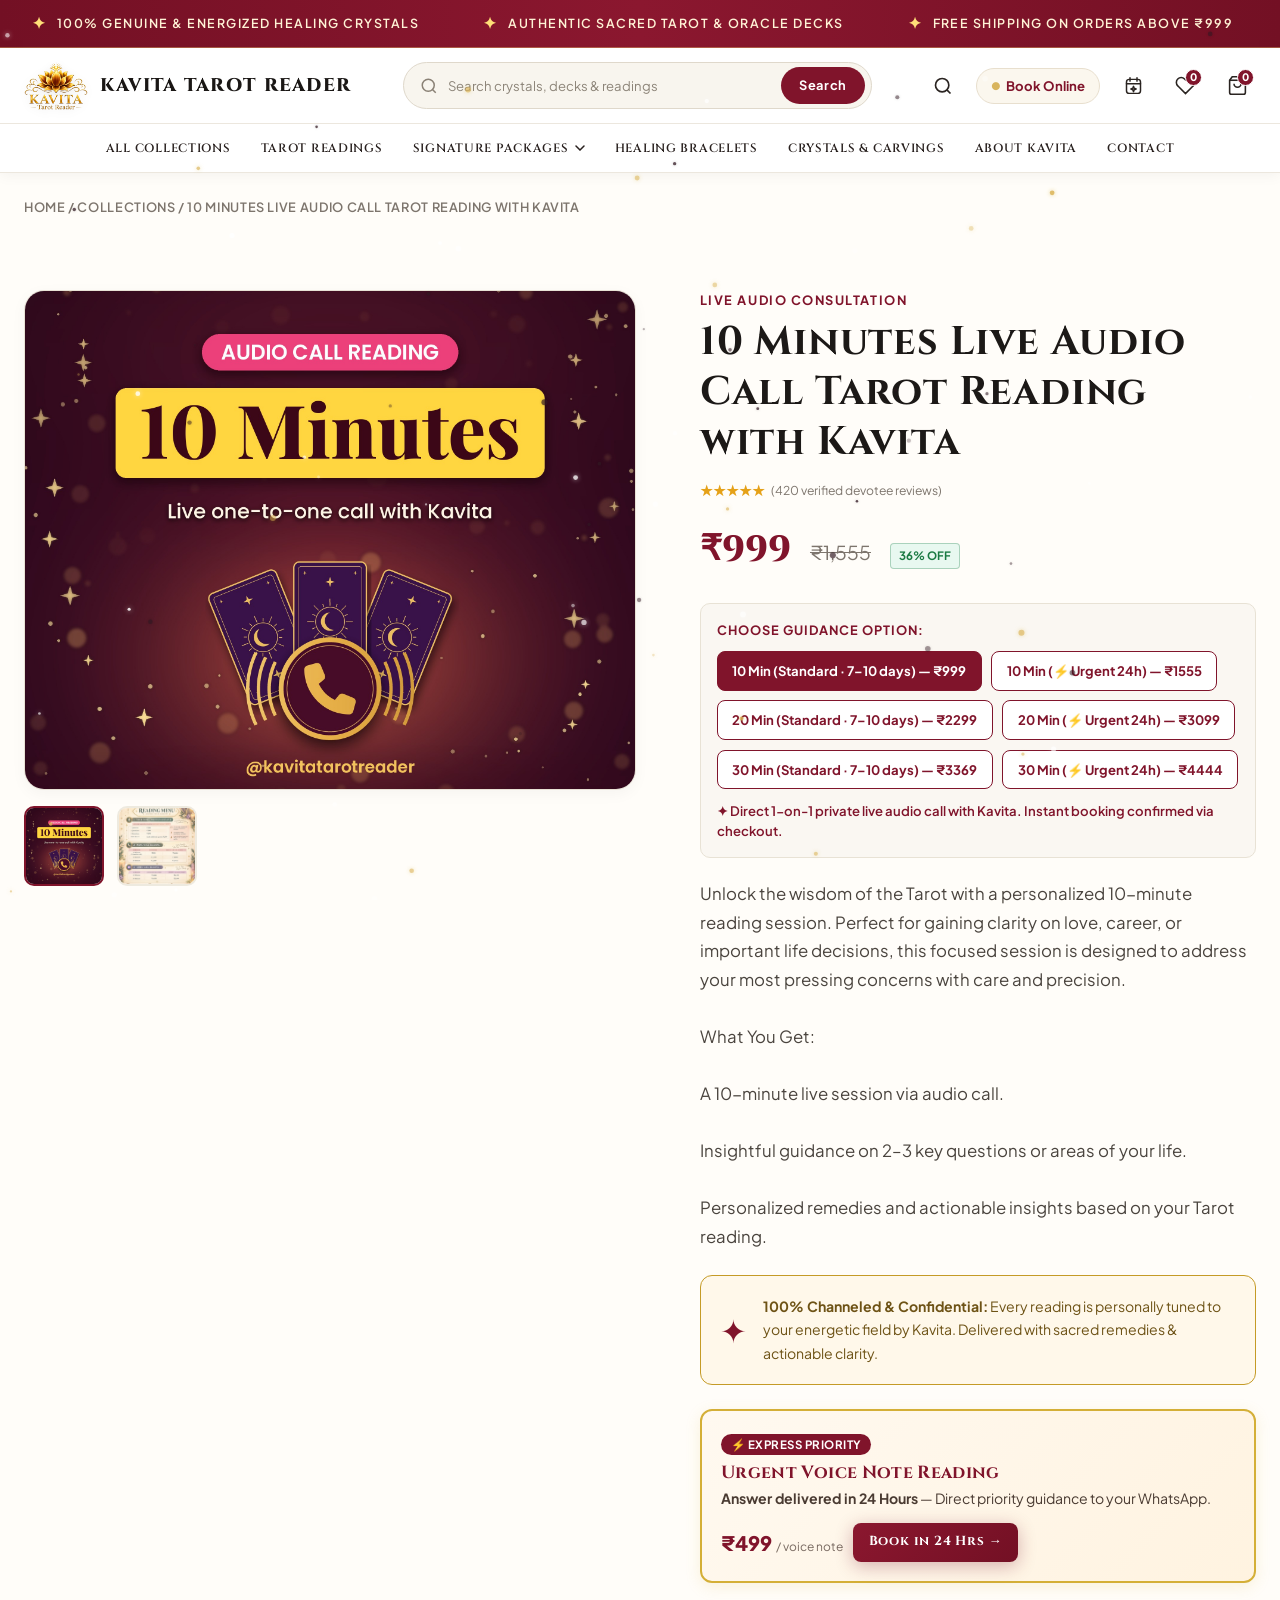
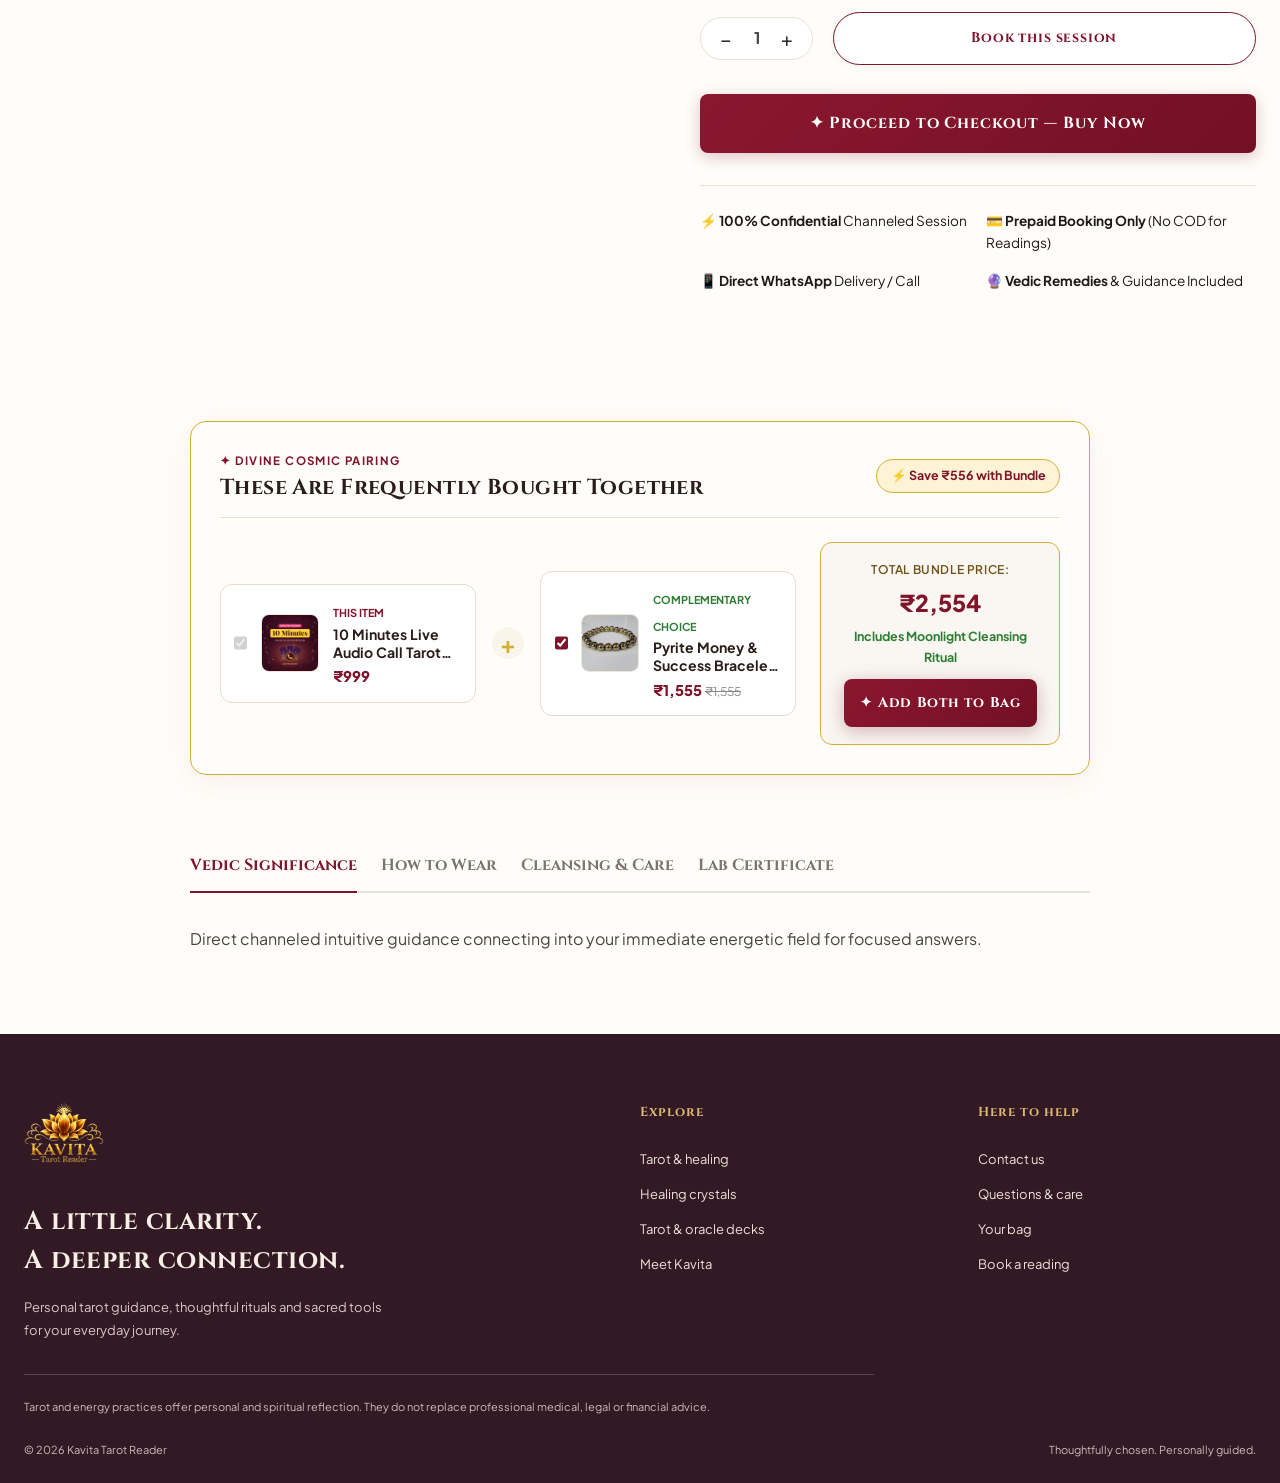
<file: product.html>
<!doctype html>
<html lang="en">
<head>
  <meta charset="utf-8">
  <meta name="viewport" content="width=device-width, initial-scale=1">
  <title>Product Details — KAVITA TAROT READER</title>
  <!-- Favicon & Brand Icons -->
  <link rel="icon" type="image/x-icon" href="assets/favicon.ico">
  <link rel="icon" type="image/png" sizes="32x32" href="assets/kavita-favicon-32x32.png">
  <link rel="icon" type="image/png" sizes="192x192" href="assets/kavita-favicon.png">
  <link rel="apple-touch-icon" sizes="180x180" href="assets/apple-touch-icon.png">

  
  <!-- Fonts -->
  <link rel="preconnect" href="https://fonts.googleapis.com">
  <link rel="preconnect" href="https://fonts.gstatic.com" crossorigin>
  <link href="https://fonts.googleapis.com/css2?family=Cinzel:wght@400;600;700;900&family=Plus+Jakarta+Sans:wght@300;400;500;600;700&display=swap" rel="stylesheet">
  
  <!-- Stylesheet -->
  <link rel="stylesheet" href="assets/vanikabir.css">

  <style>
    .pdp-layout {
      display: grid;
      grid-template-columns: 1.1fr 1fr;
      gap: 4rem;
      padding: 3rem 0 5rem;
    }

    .pdp-gallery-wrap {
      position: sticky;
      top: 100px;
    }

    .pdp-main-img-box {
      background: #FFFFFF;
      border: 1px solid var(--v-border);
      border-radius: 20px;
      overflow: hidden;
      box-shadow: var(--v-shadow-sm);
      height: 500px;
      margin-bottom: 1rem;
    }

    .pdp-main-img {
      width: 100%;
      height: 100%;
      object-fit: cover;
      display: block;
      transition: transform 0.4s ease;
    }

    .pdp-main-img:hover {
      transform: scale(1.05);
    }

    .pdp-thumbs-row {
      display: flex;
      gap: 0.8rem;
    }

    .pdp-thumb {
      width: 80px;
      height: 80px;
      border-radius: 10px;
      overflow: hidden;
      border: 2px solid var(--v-border);
      cursor: pointer;
      opacity: 0.7;
      transition: all 0.25s ease;
    }

    .pdp-thumb.active, .pdp-thumb:hover {
      border-color: var(--v-maroon);
      opacity: 1;
    }

    .pdp-thumb img {
      width: 100%;
      height: 100%;
      object-fit: cover;
    }

    .pdp-info-col h1 {
      font-size: clamp(1.8rem, 3.2vw, 2.5rem);
      color: var(--v-text-dark);
      margin-bottom: 0.6rem;
      line-height: 1.25;
    }

    .pdp-price-row {
      display: flex;
      align-items: baseline;
      gap: 1.2rem;
      margin: 1.2rem 0 1.5rem;
    }

    .pdp-price {
      font-family: var(--font-heading);
      font-size: 2.2rem;
      color: var(--v-maroon);
      font-weight: 800;
    }

    .pdp-compare {
      font-size: 1.2rem;
      color: var(--v-text-muted);
      text-decoration: line-through;
    }

    .consecration-box {
      background: #FFF8EA;
      border: 1px solid var(--v-gold);
      border-radius: 12px;
      padding: 1.2rem;
      margin: 1.5rem 0;
      display: flex;
      gap: 1rem;
      align-items: center;
    }

    .qty-select-row {
      display: flex;
      align-items: center;
      gap: 1.2rem;
      margin: 1.8rem 0;
    }

    .qty-box {
      display: flex;
      align-items: center;
      border: 1px solid var(--v-border);
      border-radius: 999px;
      background: #FFFFFF;
      padding: 0.3rem 0.6rem;
    }

    .qty-box button {
      background: none;
      border: none;
      font-size: 1.2rem;
      padding: 0 0.6rem;
      cursor: pointer;
      color: var(--v-text-dark);
    }

    .qty-box span {
      font-weight: 700;
      font-size: 1rem;
      min-width: 30px;
      text-align: center;
    }

    /* Tabs */
    .pdp-tabs-nav {
      display: flex;
      gap: 1.5rem;
      border-bottom: 2px solid var(--v-border);
      margin: 3.5rem 0 2rem;
    }

    .pdp-tab-btn {
      background: none;
      border: none;
      font-family: var(--font-heading);
      font-size: 1rem;
      color: var(--v-text-muted);
      padding: 0.8rem 0;
      cursor: pointer;
      font-weight: 700;
      position: relative;
    }

    .pdp-tab-btn.active {
      color: var(--v-maroon);
    }

    .pdp-tab-btn.active::after {
      content: '';
      position: absolute;
      bottom: -2px;
      left: 0;
      width: 100%;
      height: 2px;
      background: var(--v-maroon);
    }

    .pdp-tab-content {
      display: none;
      font-size: 1rem;
      line-height: 1.8;
      color: var(--v-text-body);
    }

    .pdp-tab-content.active {
      display: block;
    }

    @media (max-width: 900px) {
      .pdp-layout {
        grid-template-columns: 1fr;
        gap: 2rem;
      }
      .pdp-gallery-wrap {
        position: static;
      }
    }
  </style>
  <link rel="stylesheet" href="assets/storefront-refinements.css">
</head>
<body>

  <!-- 1. TOP MARQUEE -->
  <div class="top-marquee-strip">
    <div class="top-marquee-track">
      <div class="top-marquee-item"><span class="bullet">✦</span> 100% GENUINE & ENERGIZED HEALING CRYSTALS</div>
      <div class="top-marquee-item"><span class="bullet">✦</span> AUTHENTIC SACRED TAROT & ORACLE DECKS</div>
      <div class="top-marquee-item"><span class="bullet">✦</span> FREE SHIPPING ON ORDERS ABOVE ₹999</div>
      <div class="top-marquee-item"><span class="bullet">✦</span> CASH ON DELIVERY AVAILABLE ACROSS INDIA</div>
      <!-- Loop -->
      <div class="top-marquee-item"><span class="bullet">✦</span> 100% GENUINE & ENERGIZED HEALING CRYSTALS</div>
      <div class="top-marquee-item"><span class="bullet">✦</span> AUTHENTIC SACRED TAROT & ORACLE DECKS</div>
      <div class="top-marquee-item"><span class="bullet">✦</span> FREE SHIPPING ON ORDERS ABOVE ₹999</div>
    </div>
  </div>

  <!-- 2. RAJVIRA 2-TIER LUXURY HEADER -->
  <header class="kavita-hdr">
    <div class="kavita-hdr__main">
      <div class="container kavita-hdr__container">
        <div class="kavita-hdr__brand">
          <a href="index.html" class="kavita-hdr__logo-link">
            <img src="assets/kavita-logo-gold.png" alt="Kavita Tarot Reader" class="kavita-hdr__logo-img">
            <span class="kavita-hdr__brand-name">KAVITA TAROT READER</span>
          </a>
        </div>

        <div class="kavita-hdr__search-wrap">
          <form action="collections.html" method="get" class="kavita-hdr__search-form" onsubmit="event.preventDefault(); window.location.href='collections.html?search=' + encodeURIComponent(this.querySelector('input').value);">
            <svg class="kavita-hdr__search-icon" width="18" height="18" viewBox="0 0 24 24" fill="none" stroke="currentColor" stroke-width="2"><circle cx="11" cy="11" r="8"></circle><line x1="21" y1="21" x2="16.65" y2="16.65"></line></svg>
            <input type="search" class="kavita-hdr__search-input" placeholder="Search crystals, decks & readings" aria-label="Search store">
            <button type="submit" class="kavita-hdr__search-btn">Search</button>
          </form>
        </div>

        <div class="kavita-hdr__actions">
          <a href="collections.html?search=1" class="kavita-hdr__icon-btn kavita-hdr__icon-btn--search-mobile" onclick="event.preventDefault(); document.querySelector('.kavita-hdr__search-input')?.focus();" aria-label="Search">
            <svg width="20" height="20" viewBox="0 0 24 24" fill="none" stroke="currentColor" stroke-width="2"><circle cx="11" cy="11" r="8"></circle><line x1="21" y1="21" x2="16.65" y2="16.65"></line></svg>
          </a>
          <a href="consultations.html" class="kavita-hdr__util-link"><span class="kavita-hdr__util-dot">●</span> Book Online</a>
          <a href="collections.html?wishlist=1" class="kavita-hdr__icon-btn" aria-label="Wishlist">
            <svg width="21" height="21" viewBox="0 0 24 24" fill="none" stroke="currentColor" stroke-width="1.8"><path d="M20.84 4.61a5.5 5.5 0 0 0-7.78 0L12 5.67l-1.06-1.06a5.5 5.5 0 0 0-7.78 7.78l1.06 1.06L12 21.23l7.78-7.78 1.06-1.06a5.5 5.5 0 0 0 0-7.78z"></path></svg>
            <span class="kavita-hdr__badge">0</span>
          </a>
          
          <button class="kavita-hdr__icon-btn kavita-hdr__icon-btn--cart" id="openCartBtn" aria-label="Open Cart" style="background: none; border: none; cursor: pointer;">
            <svg width="21" height="21" viewBox="0 0 24 24" fill="none" stroke="currentColor" stroke-width="1.8"><path d="M6 2L3 6v14a2 2 0 0 0 2 2h14a2 2 0 0 0 2-2V6l-3-4z"></path><line x1="3" y1="6" x2="21" y2="6"></line><path d="M16 10a4 4 0 0 1-8 0"></path></svg>
            <span class="kavita-hdr__badge kavita-hdr__badge--cart" id="cartCount">0</span>
          </button>
        </div>
      </div>
    </div>

    <nav class="kavita-hdr__nav-bar" aria-label="Category Navigation">
      <div class="container kavita-hdr__container">
        <ul class="kavita-hdr__menu">
          <li class="kavita-hdr__menu-item"><a href="collections.html" class="kavita-hdr__menu-link">All Collections</a></li>
          <li class="kavita-hdr__menu-item"><a href="consultations.html" class="kavita-hdr__menu-link">Tarot Readings</a></li>
          <li class="kavita-hdr__menu-item kavita-hdr__menu-item--dropdown">
            <a href="packages.html" class="kavita-hdr__menu-link">
              Signature Packages
              <svg class="kavita-hdr__caret" width="10" height="6" viewBox="0 0 10 6" fill="none"><path d="M1 1L5 5L9 1" stroke="currentColor" stroke-width="1.5" stroke-linecap="round"/></svg>
            </a>
            <div class="kavita-hdr__dropdown">
              <div class="kavita-hdr__dropdown-grid" style="grid-template-columns: repeat(2, 1fr); min-width: 520px; gap: 1.5rem;">
                <div class="kavita-hdr__dropdown-col">
                  <span class="kavita-hdr__dropdown-title">✦ Love &amp; Relationships</span>
                  <a href="product.html?id=31">No Contact Situation (5 Card)</a>
                  <a href="product.html?id=32">Future Spouse &amp; Destined Connection</a>
                  <a href="product.html?id=33">Love &amp; Marriage Pack (8 Questions)</a>
                  <a href="product.html?id=34">No Contact Situation (4 Questions)</a>
                  <a href="product.html?id=37">Reunion Reading: Will They Return?</a>
                </div>
                <div class="kavita-hdr__dropdown-col">
                  <span class="kavita-hdr__dropdown-title">✦ Healing &amp; Career Growth</span>
                  <a href="product.html?id=35">Heart Consultation: 1:1 Healing</a>
                  <a href="product.html?id=36">Career Growth &amp; Financial Path</a>
                  <a href="product.html?id=38">Deep Insight Reading (8 Questions)</a>
                  <div style="margin-top: 0.85rem; padding-top: 0.65rem; border-top: 1px dashed #ECE7DE;">
                    <a href="packages.html" style="color: #80142B; font-weight: 700; display: inline-flex; align-items: center; gap: 4px;">
                      ✦ Explore All 8 Packages →
                    </a>
                  </div>
                </div>
              </div>
            </div>
          </li>
          <li class="kavita-hdr__menu-item"><a href="collections.html?cat=bracelets" class="kavita-hdr__menu-link">Healing Bracelets</a></li>
          <li class="kavita-hdr__menu-item"><a href="collections.html?cat=crystals" class="kavita-hdr__menu-link">Crystals &amp; Carvings</a></li>
          <li class="kavita-hdr__menu-item"><a href="about.html" class="kavita-hdr__menu-link">About Kavita</a></li>
          <li class="kavita-hdr__menu-item"><a href="contact.html" class="kavita-hdr__menu-link">Contact</a></li>
        </ul>
      </div>
    </nav>
  </header>

  <!-- 3. MAIN PRODUCT DETAILS -->
  <main class="container">
    <div style="padding: 1.5rem 0 0.5rem;" class="breadcrumbs">
      <a href="index.html">Home</a> / <a href="collections.html">Collections</a> / <span id="breadcrumbTitle">Product</span>
    </div>

    <div class="pdp-layout">
      
      <!-- Gallery Column -->
      <div class="pdp-gallery-wrap">
        <div class="pdp-main-img-box">
          <img id="pdpMainImg" class="pdp-main-img" src="" alt="">
        </div>
        <div class="pdp-thumbs-row" id="pdpThumbsRow">
          <!-- Populated by JS -->
        </div>
      </div>

      <!-- Info Column -->
      <div class="pdp-info-col">
        <div style="font-size: 0.8rem; color: var(--v-maroon); font-weight: 700; letter-spacing: 0.12em; text-transform: uppercase; margin-bottom: 0.4rem;" id="pdpCategory">
          Vedic Offering
        </div>
        <h1 id="pdpTitle">Loading Offering...</h1>

        <div class="product-reviews-stars" style="font-size: 0.95rem;">
          ★★★★★ <span class="product-reviews-count" id="pdpReviewCount">(482 verified devotee reviews)</span>
        </div>

        <div class="pdp-price-row">
          <span class="pdp-price" id="pdpPrice">₹0</span>
          <span class="pdp-compare" id="pdpCompare">₹0</span>
          <span class="discount-pill" id="pdpDiscount">50% OFF</span>
        </div>

        <!-- Question / Tier Selector for Voice Notes & Readings -->
        <div id="readingTierSelector" style="display: none; margin-bottom: 1.4rem; background: #FAF7F2; border: 1px solid var(--v-border); border-radius: 10px; padding: 1rem;">
          <label style="display: block; font-size: 0.8rem; font-weight: 700; text-transform: uppercase; letter-spacing: 0.08em; color: var(--v-maroon); margin-bottom: 0.6rem;">
            Choose Guidance Option:
          </label>
          <div style="display: flex; gap: 0.6rem; flex-wrap: wrap;" id="readingTierPills">
            <!-- Dynamic buttons populated by JS -->
          </div>
          <div id="readingDeliveryNote" style="font-size: 0.82rem; color: #80142B; margin-top: 0.75rem; font-weight: 600; line-height: 1.5;">
            ✦ Answer delivered as voice note within 7–10 days. For urgent connect on WhatsApp (+91 93103 87104).
          </div>
        </div>

        <p style="color: var(--v-text-body); font-size: 1.05rem; line-height: 1.7; margin-bottom: 1.5rem;" id="pdpDesc">
          Loading sacred details...
        </p>

        <!-- Consecration Guarantee Callout -->
        <div class="consecration-box">
          <div style="font-size: 2rem; color: var(--v-maroon);">✦</div>
          <div style="font-size: 0.88rem; color: #6E5316;" id="pdpAssuranceNote">
            <b>Spiritually Cleansed & Energized:</b> Each crystal and deck is cleansed with white sage and charged with moonlight by Kavita before dispatch.
          </div>
        </div>

        <!-- URGENT VOICE NOTE CALLOUT (Highlighted for Readings) -->
        <div id="urgentVoiceNoteCallout" style="display: none; background: linear-gradient(135deg, #FFF9F0, #FFF3E0); border: 2px solid #D4AF37; border-radius: 12px; padding: 1.2rem; margin-bottom: 1.5rem; box-shadow: 0 4px 15px rgba(212, 175, 55, 0.15);">
          <div style="display: flex; align-items: center; justify-content: space-between; flex-wrap: wrap; gap: 0.8rem;">
            <div>
              <span style="background: #80142B; color: #FFF; font-size: 0.72rem; font-weight: 700; padding: 0.2rem 0.6rem; border-radius: 50px; text-transform: uppercase; letter-spacing: 0.5px;">⚡ Express Priority</span>
              <h4 style="font-family: 'Cinzel', serif; color: #80142B; margin: 0.35rem 0 0.15rem; font-size: 1.1rem;">Urgent Voice Note Reading</h4>
              <p style="color: #4A3B32; font-size: 0.88rem; margin: 0;"><b>Answer delivered in 24 Hours</b> — Direct priority guidance to your WhatsApp.</p>
            </div>
            <div style="text-align: right; display: flex; align-items: center; gap: 0.6rem;">
              <div style="font-size: 1.25rem; font-weight: 800; color: #80142B;">₹499 <span style="font-size: 0.75rem; color: #7A6B62; font-weight: 400;">/ voice note</span></div>
              <button type="button" onclick="bookConsultationDirect(48490758635681)" class="btn btn-maroon" style="padding: 0.55rem 1rem; font-size: 0.82rem; border-radius: 8px; border: none; cursor: pointer; white-space: nowrap;">
                Book in 24 Hrs →
              </button>
            </div>
          </div>
        </div>

        <!-- Quantity & Add to Cart -->
        <div class="qty-select-row">
          <div class="qty-box">
            <button onclick="decrementPDPQty()">−</button>
            <span id="pdpQty">1</span>
            <button onclick="incrementPDPQty()">+</button>
          </div>
          <button class="btn btn-outline" style="flex: 1; padding: 0.9rem; font-weight: 700; border: 1.5px solid var(--v-maroon); color: var(--v-maroon); background: #FFF;" onclick="addCurrentProductToCart()" id="pdpAddToCartBtn">
            ✦ Add to Bag
          </button>
        </div>

        <!-- Direct Checkout / Buy Now Button -->
        <div style="margin-top: 0.75rem;">
          <button class="btn btn-maroon" id="pdpDirectCheckoutBtn" onclick="buyNowDirectCheckout()" style="width: 100%; padding: 1rem; font-size: 1rem; font-weight: 700; border-radius: 8px; cursor: pointer; display: flex; align-items: center; justify-content: center; gap: 8px; box-shadow: 0 4px 15px rgba(128, 20, 43, 0.25);">
            ✦ Proceed to Checkout — Buy Now
          </button>
        </div>



        <!-- Trust Features (Dynamic based on product type: COD removed for readings) -->
        <div id="pdpTrustFeatures" style="margin-top: 2rem; border-top: 1px solid var(--v-border); padding-top: 1.5rem; display: grid; grid-template-columns: 1fr 1fr; gap: 1rem; font-size: 0.85rem; color: var(--v-text-dark);">
          <div id="trustFeat1">🚚 <b>Free Express Delivery</b> (Above ₹999)</div>
          <div id="trustFeat2">💰 <b>Cash on Delivery</b> Available</div>
          <div id="trustFeat3">📜 <b>100% Lab Certified</b> Natural Gemstone</div>
          <div id="trustFeat4">🛡️ <b>7-Day Consecrated</b> Return Policy</div>
        </div>

      </div>

    </div>

    <!-- FREQUENTLY BOUGHT TOGETHER / THESE ARE BOUGHT TOGETHER SECTION -->
    <div id="boughtTogetherContainer"></div>

    <!-- 4. TABBED DEEP DIVE SECTION -->
    <div style="max-width: 900px; margin: 0 auto 5rem;">
      <div class="pdp-tabs-nav">
        <button class="pdp-tab-btn active" onclick="switchPDPTab(1, this)">Vedic Significance</button>
        <button class="pdp-tab-btn" onclick="switchPDPTab(2, this)">How to Wear</button>
        <button class="pdp-tab-btn" onclick="switchPDPTab(3, this)">Cleansing & Care</button>
        <button class="pdp-tab-btn" onclick="switchPDPTab(4, this)">Lab Certificate</button>
      </div>

      <div class="pdp-tab-content active" id="tab1">
        <p id="pdpSignificance">Loading sacred lore...</p>
      </div>

      <div class="pdp-tab-content" id="tab2">
        <p id="pdpHowToWear">Loading wearing guidelines...</p>
      </div>

      <div class="pdp-tab-content" id="tab3">
        <p>
          To maintain the pristine spiritual energy of your crystals or tarot deck, cleanse it once a month on the Full Moon night under open moonlight, or purify it with fragrant white sage or selenite. Avoid spraying chemical perfumes directly onto natural stones.
        </p>
      </div>

      <div class="pdp-tab-content" id="tab4">
        <p>
          Every crystal specimen and gemstone bead is 100% natural, ethically sourced, and independently verified for authenticity. Every tarot and oracle deck is an authentic publisher edition printed on heavy linen-finish cardstock with genuine gold-foil detailing.
        </p>
      </div>
    </div>

  </main>

  <!-- 5. CONTAINED LUXURY FOOTER (WHITE & ROYAL RED THEME) -->
  <footer class="refined-footer">
  <div class="container"><div class="refined-footer-grid">
    <div class="refined-footer-brand"><a href="index.html"><img src="assets/kavita-logo-gold.png" alt="Kavita Tarot" width="80" height="80"></a><h2>A little clarity.<br>A deeper connection.</h2><p>Personal tarot guidance, thoughtful rituals and sacred tools for your everyday journey.</p></div>
    <div><h3>Explore</h3><a href="consultations.html">Tarot & healing</a><a href="collections.html?cat=crystals">Healing crystals</a><a href="collections.html?cat=tarot">Tarot & oracle decks</a><a href="about.html">Meet Kavita</a></div>
    <div><h3>Here to help</h3><a href="contact.html">Contact us</a><a href="faq.html">Questions & care</a><a href="cart.html">Your bag</a><a href="consultations.html">Book a reading</a></div>
  </div><div class="refined-footer-note">Tarot and energy practices offer personal and spiritual reflection. They do not replace professional medical, legal or financial advice.</div><div class="refined-footer-bottom"><span>© 2026 Kavita Tarot Reader</span><span>Thoughtfully chosen. Personally guided.</span></div></div>
</footer>

  <!-- 6. CART DRAWER FLYOUT -->
  <div class="cart-drawer-overlay" id="cartOverlay" onclick="closeCart()"></div>
  <div class="cart-drawer" id="cartDrawer">
    <div class="cart-header">
      <div style="font-family: var(--font-heading); font-size: 1.15rem; color: var(--v-text-dark); font-weight: 700;">
        Your Sacred Cart (<span id="cartCountHeader">0</span>)
      </div>
      <button onclick="closeCart()" style="background: none; border: none; color: var(--v-text-dark); font-size: 1.5rem; cursor: pointer;">✕</button>
    </div>
    <div class="cart-progress-bar-wrap">
      <div id="shippingProgressText">✦ Add ₹999 for FREE Express Delivery!</div>
      <div class="cart-progress-bar">
        <div class="cart-progress-fill" id="shippingProgressFill" style="width: 0%;"></div>
      </div>
    </div>
    <div class="cart-body" id="cartItemsList"></div>
    <div class="cart-footer">
      <div class="cart-subtotal-row">
        <span>Subtotal:</span>
        <span id="cartSubtotal" style="color: var(--v-maroon);">₹0</span>
      </div>
      <button class="btn btn-maroon" style="width: 100%; padding: 0.95rem;" onclick="checkoutCart()">
        ✦ Proceed to Secure Checkout
      </button>
    </div>
  </div>

  <!-- 7. FLOATING WHATSAPP -->
  

  <!-- Script: PDP Engine -->
  <script src="assets/store-data.js"></script>
  <script src="assets/storefront-cart.js"></script>
  <script>
    let currentProduct = null;
    let currentQty = 1;

    function initPDP() {
      const urlParams = new URLSearchParams(window.location.search);
      const idParam = parseInt(urlParams.get('id') || '0', 10);
      const pathSegments = window.location.pathname.split('/').filter(Boolean);
      const pathHandle = pathSegments.length > 0 ? pathSegments[pathSegments.length - 1] : '';
      const handleParam = urlParams.get('handle') || window.KAVITA_HANDLE || (pathHandle && pathHandle !== 'product' && pathHandle !== 'product.html' ? pathHandle : null);
      
      if (handleParam) {
        currentProduct = STORE_PRODUCTS.find(p => p.handle === handleParam);
      }
      if (!currentProduct && idParam > 0) {
        currentProduct = STORE_PRODUCTS.find(p => p.id === idParam);
      }
      if (!currentProduct && pathHandle) {
        currentProduct = STORE_PRODUCTS.find(p => p.handle === pathHandle);
      }
      if (!currentProduct) {
        currentProduct = STORE_PRODUCTS[0];
      }

      document.title = `${currentProduct.title} — KAVITA TAROT READER`;
      document.getElementById('breadcrumbTitle').innerText = currentProduct.title;
      document.getElementById('pdpCategory').innerText = currentProduct.categoryLabel;
      document.getElementById('pdpTitle').innerText = currentProduct.title;
      document.getElementById('pdpReviewCount').innerText = `(${currentProduct.reviewsCount} verified devotee reviews)`;
      document.getElementById('pdpPrice').innerText = `₹${currentProduct.price.toLocaleString('en-IN')}`;
      const compEl = document.getElementById('pdpCompare');
      const discEl = document.getElementById('pdpDiscount');
      if (compEl) {
        if (currentProduct.comparePrice && currentProduct.comparePrice > currentProduct.price) {
          compEl.innerText = `₹${currentProduct.comparePrice.toLocaleString('en-IN')}`;
          compEl.style.display = 'inline-block';
        } else {
          compEl.style.display = 'none';
        }
      }
      if (discEl) {
        if (currentProduct.discount) {
          discEl.innerText = currentProduct.discount;
          discEl.style.display = 'inline-block';
        } else {
          discEl.style.display = 'none';
        }
      }
      document.getElementById('pdpDesc').innerText = currentProduct.description;
      document.getElementById('pdpSignificance').innerText = currentProduct.sacredSignificance;
      document.getElementById('pdpHowToWear').innerText = currentProduct.howToWear;

      // Images
      const mainImg = document.getElementById('pdpMainImg');
      mainImg.src = currentProduct.img;
      mainImg.alt = currentProduct.title;

      const thumbsRow = document.getElementById('pdpThumbsRow');
      thumbsRow.innerHTML = (currentProduct.images || [currentProduct.img]).map((imgUrl, i) => `
        <div class="pdp-thumb ${i === 0 ? 'active' : ''}" onclick="changeMainImg('${imgUrl}', this)">
          <img src="${imgUrl}" alt="${currentProduct.title}">
        </div>
      `).join('');

      // Customization for Readings vs Physical Items (COD removed on readings)
      const isReading = currentProduct.category === 'readings' || currentProduct.handle.includes('call') || currentProduct.handle.includes('voice-note') || currentProduct.handle.includes('reading') || currentProduct.handle.includes('bundle') || currentProduct.handle.includes('circle') || currentProduct.handle.includes('cord');
      
      const urgentBox = document.getElementById('urgentVoiceNoteCallout');
      if (urgentBox) {
        if (isReading) {
          urgentBox.style.display = 'block';
        } else {
          urgentBox.style.display = 'none';
        }
      }

      // Voice Note / Reading Tier Selector
      const tierSelector = document.getElementById('readingTierSelector');
      const tierPills = document.getElementById('readingTierPills');
      if (tierSelector && tierPills) {
        if (currentProduct.handle.includes('voice-note')) {
          tierSelector.style.display = 'block';
          const tiers = [
            { label: '1 Question', price: 299, compare: 499, variantId: 48490758537377, note: 'Answer delivered as voice note within 7 days directly to your WhatsApp.' },
            { label: '2 Questions', price: 399, compare: 699, variantId: 48490758570145, note: 'Answer delivered as voice note within 7 days directly to your WhatsApp.' },
            { label: '3 Questions', price: 499, compare: 899, variantId: 48490758602913, note: 'Answer delivered as voice note within 7 days directly to your WhatsApp.' },
            { label: '⚡ Urgent (24 Hrs)', price: 499, compare: 999, variantId: 48490758635681, note: '⚡ Prioritized reading delivered directly to your WhatsApp within 24 hours.' }
          ];

          tierPills.innerHTML = tiers.map((t, idx) => `
            <button type="button" class="tier-pill-btn ${idx === (currentProduct.handle === 'voice-note-2-questions' ? 1 : 0) ? 'active' : ''}" onclick="selectVoiceTier(${t.price}, ${t.compare}, '${t.note}', ${t.variantId}, this)" style="padding: 0.5rem 0.9rem; border-radius: 8px; border: 1.5px solid var(--v-maroon); background: ${idx === (currentProduct.handle === 'voice-note-2-questions' ? 1 : 0) ? 'var(--v-maroon)' : '#FFF'}; color: ${idx === (currentProduct.handle === 'voice-note-2-questions' ? 1 : 0) ? '#FFF' : 'var(--v-maroon)'}; font-weight: 700; font-size: 0.82rem; cursor: pointer;">
              ${t.label} — ₹${t.price}
            </button>
          `).join('');
        } else if (currentProduct.handle === 'video-call-tarot-reading') {
          tierSelector.style.display = 'block';
          const videoTiers = [
            { label: '10 Min (Standard · 7–10 days)', price: 1888, compare: 2499, variantId: 48489124659361 },
            { label: '10 Min (⚡ Urgent 24h)', price: 2199, compare: 2799, variantId: 48489124692129 },
            { label: '30 Min (Standard · 7–10 days)', price: 4499, compare: 5499, variantId: 48489124724897 },
            { label: '30 Min (⚡ Urgent 24h)', price: 5499, compare: 6499, variantId: 48489124757665 }
          ];
          tierPills.innerHTML = videoTiers.map((t, idx) => `
            <button type="button" class="tier-pill-btn ${idx === 0 ? 'active' : ''}" onclick="selectVoiceTier(${t.price}, ${t.compare}, 'Direct face-to-face video session with Kavita.', ${t.variantId}, this)" style="padding: 0.5rem 0.9rem; border-radius: 8px; border: 1.5px solid var(--v-maroon); background: ${idx === 0 ? 'var(--v-maroon)' : '#FFF'}; color: ${idx === 0 ? '#FFF' : 'var(--v-maroon)'}; font-weight: 700; font-size: 0.82rem; cursor: pointer;">
              ${t.label} — ₹${t.price}
            </button>
          `).join('');
        } else if (currentProduct.handle === '10-minutes-call' || currentProduct.handle === '30-minutes-call') {
          tierSelector.style.display = 'block';
          const callTiers = [
            { label: '10 Min (Standard · 7–10 days)', price: 999, compare: 1555, variantId: 48490756374689 },
            { label: '10 Min (⚡ Urgent 24h)', price: 1555, compare: 1999, variantId: 48490756407457 },
            { label: '20 Min (Standard · 7–10 days)', price: 2299, compare: 2899, variantId: 48490756440225 },
            { label: '20 Min (⚡ Urgent 24h)', price: 3099, compare: 3599, variantId: 48490756472993 },
            { label: '30 Min (Standard · 7–10 days)', price: 3369, compare: 4444, variantId: 48490756505761 },
            { label: '30 Min (⚡ Urgent 24h)', price: 4444, compare: 5555, variantId: 48490756538529 }
          ];
          const initIdx = currentProduct.handle === '30-minutes-call' ? 4 : 0;
          tierPills.innerHTML = callTiers.map((t, idx) => `
            <button type="button" class="tier-pill-btn ${idx === initIdx ? 'active' : ''}" onclick="selectVoiceTier(${t.price}, ${t.compare}, 'Direct 1-on-1 private live audio call with Kavita.', ${t.variantId}, this)" style="padding: 0.5rem 0.9rem; border-radius: 8px; border: 1.5px solid var(--v-maroon); background: ${idx === initIdx ? 'var(--v-maroon)' : '#FFF'}; color: ${idx === initIdx ? '#FFF' : 'var(--v-maroon)'}; font-weight: 700; font-size: 0.82rem; cursor: pointer;">
              ${t.label} — ₹${t.price}
            </button>
          `).join('');
          document.getElementById('readingDeliveryNote').innerText = '✦ Direct 1-on-1 private live audio call with Kavita. Instant booking confirmed via checkout.';
        } else if (currentProduct.handle.includes('healing-oil')) {
          tierSelector.style.display = 'block';
          const oilVariants = currentProduct.variants || [
            { name: 'Love & Relationships (Rose Quartz)', price: 777, compare: 1299, variantId: 48762496319649, img: 'assets/product-healing-oil-love-relationships.jpg' },
            { name: 'Money Attraction (Pyrite & Citrine)', price: 777, compare: 1299, variantId: 48765447569569, img: 'assets/product-healing-oil-money-attraction.jpg' },
            { name: 'Study & Concentration (Sodalite & Quartz)', price: 777, compare: 1299, variantId: 48765447602337, img: 'assets/product-healing-oil-study-focus.jpg' }
          ];
          tierPills.innerHTML = oilVariants.map((v, idx) => `
            <button type="button" class="tier-pill-btn ${idx === 0 ? 'active' : ''}" onclick="selectOilOption('${v.name}', ${v.price}, ${v.compare}, ${v.variantId}, '${v.img}', this)" style="padding: 0.55rem 0.95rem; border-radius: 8px; border: 1.5px solid var(--v-maroon); background: ${idx === 0 ? 'var(--v-maroon)' : '#FFF'}; color: ${idx === 0 ? '#FFF' : 'var(--v-maroon)'}; font-weight: 700; font-size: 0.82rem; cursor: pointer;">
              ${v.name}
            </button>
          `).join('');
          if (document.getElementById('readingDeliveryNote')) {
            document.getElementById('readingDeliveryNote').innerText = '✦ Choose your sacred energized blend above: Love & Relationships, Money Attraction, or Study & Focus.';
          }
        } else {
          tierSelector.style.display = 'none';
        }
      }

      const assurance = document.getElementById('pdpAssuranceNote');
      const addBtn = document.getElementById('pdpAddToCartBtn');
      const waBtn = document.getElementById('pdpWhatsAppBtn');
      const feat1 = document.getElementById('trustFeat1');
      const feat2 = document.getElementById('trustFeat2');
      const feat3 = document.getElementById('trustFeat3');
      const feat4 = document.getElementById('trustFeat4');

      if (isReading) {
        if (assurance) assurance.innerHTML = '<b>100% Channeled &amp; Confidential:</b> Every reading is personally tuned to your energetic field by Kavita. Delivered with sacred remedies &amp; actionable clarity.';
        if (addBtn) addBtn.innerText = 'Book this session';
        if (waBtn) waBtn.innerText = 'Add to bag';
        if (feat1) feat1.innerHTML = '⚡ <b>100% Confidential</b> Channeled Session';
        if (feat2) feat2.innerHTML = '💳 <b>Prepaid Booking Only</b> (No COD for Readings)';
        if (feat3) feat3.innerHTML = '📱 <b>Direct WhatsApp</b> Delivery / Call';
        if (feat4) feat4.innerHTML = '🔮 <b>Vedic Remedies</b> &amp; Guidance Included';
      } else {
        if (assurance) assurance.innerHTML = '<b>Spiritually Cleansed &amp; Energized:</b> Each crystal and bracelet is cleansed with white sage and charged with moonlight by Kavita before dispatch.';
        if (addBtn) addBtn.innerText = 'Add to bag';
        if (waBtn) waBtn.innerText = 'Add to bag';
        if (feat1) feat1.innerHTML = '🚚 <b>Free Express Delivery</b> (Above ₹999)';
        if (feat2) feat2.innerHTML = '💰 <b>Cash on Delivery</b> Available';
        if (feat3) feat3.innerHTML = '📜 <b>100% Lab Certified</b> Natural Gemstone';
        if (feat4) feat4.innerHTML = '🛡️ <b>7-Day Consecrated</b> Return Policy';
      }

      renderBoughtTogetherSection(currentProduct);
    }

    function resolveCartAssetImg(imgPath, handle) {
      if (typeof window !== 'undefined' && window.KAVITA_LIVE_PRODUCTS && handle && window.KAVITA_LIVE_PRODUCTS[handle]) {
        const lp = window.KAVITA_LIVE_PRODUCTS[handle];
        if (lp.featured_image) return lp.featured_image;
        if (lp.images && lp.images.length > 0) return lp.images[0];
      }
      if (typeof STORE_PRODUCTS !== 'undefined' && handle) {
        const sp = STORE_PRODUCTS.find(p => p.handle === handle);
        if (sp && sp.img && (sp.img.startsWith('http') || sp.img.startsWith('//'))) return sp.img;
      }
      if (imgPath && (imgPath.startsWith('http://') || imgPath.startsWith('https://') || imgPath.startsWith('//'))) {
        return imgPath;
      }
      if (typeof window !== 'undefined' && window.KAVITA_ASSET_BASE && imgPath) {
        const filename = imgPath.split('/').pop();
        return window.KAVITA_ASSET_BASE + filename;
      }
      return imgPath;
    }

    function renderBoughtTogetherSection(prod) {
      const container = document.getElementById('boughtTogetherContainer');
      if (!container || !prod) return;

      let pair = null;
      if (typeof STORE_PRODUCTS !== 'undefined' && STORE_PRODUCTS.length > 0) {
        if (prod.category === 'bracelets') {
          pair = STORE_PRODUCTS.find(p => p.handle === 'meditation-crystal-tumbles') ||
                 STORE_PRODUCTS.find(p => p.handle === 'pyrite-golden-energy-booster') ||
                 STORE_PRODUCTS.find(p => p.handle === 'clear-quartz-master-healer');
        } else if (prod.category === 'crystals') {
          pair = STORE_PRODUCTS.find(p => p.handle === 'pyrite-money-success-bracelet') ||
                 STORE_PRODUCTS.find(p => p.handle === 'seven-chakra-bracelet') ||
                 STORE_PRODUCTS.find(p => p.handle === 'meditation-crystal-tumbles');
        } else {
          pair = STORE_PRODUCTS.find(p => p.handle === 'pyrite-money-success-bracelet') ||
                 STORE_PRODUCTS.find(p => p.handle === 'meditation-crystal-tumbles') ||
                 STORE_PRODUCTS.find(p => p.handle === 'rose-quartz-raw');
        }
      }

      if (!pair || pair.handle === prod.handle) {
        pair = (typeof STORE_PRODUCTS !== 'undefined') ? STORE_PRODUCTS.find(p => p.handle !== prod.handle && p.price > 0) : null;
      }
      if (!pair) return;

      window.currentPairProduct = pair;
      const totalPrice = prod.price + pair.price;
      const totalCompare = (prod.comparePrice || prod.price) + (pair.comparePrice || pair.price);
      const totalSavings = Math.max(0, totalCompare - totalPrice);

      const prodImg = resolveCartAssetImg(prod.img, prod.handle);
      const pairImg = resolveCartAssetImg(pair.img, pair.handle);

      container.innerHTML = `
        <section class="bought-together-section" style="max-width: 900px; margin: 3rem auto 4rem; background: #FFFDF9; border: 1.5px solid #D4AF37; border-radius: 16px; padding: 1.8rem; box-shadow: 0 8px 30px rgba(128, 20, 43, 0.06);">
          <div style="display: flex; align-items: center; justify-content: space-between; flex-wrap: wrap; gap: 0.6rem; border-bottom: 1px solid #EEDFCA; padding-bottom: 1rem; margin-bottom: 1.5rem;">
            <div>
              <span style="font-size: 0.72rem; font-weight: 700; color: #80142B; text-transform: uppercase; letter-spacing: 0.12em; display: block; margin-bottom: 4px;">✦ Divine Cosmic Pairing</span>
              <h3 style="font-family: 'Cinzel', serif; font-size: 1.35rem; color: #2A1D1A; margin: 0; font-weight: 700;">These Are Frequently Bought Together</h3>
            </div>
            <div style="background: #FFF3D6; color: #80142B; font-weight: 700; font-size: 0.78rem; padding: 0.35rem 0.85rem; border-radius: 50px; border: 1px solid #D4AF37; display: flex; align-items: center; gap: 5px;">
              <span>⚡ Save ₹${totalSavings.toLocaleString('en-IN')} with Bundle</span>
            </div>
          </div>

          <div class="bought-together-bundle" style="display: flex; align-items: center; justify-content: space-between; flex-wrap: wrap; gap: 1.5rem;">
            <div style="display: flex; align-items: center; gap: 1rem; flex: 1; min-width: 280px; flex-wrap: wrap;">
              <!-- Item 1: Current Product -->
              <div style="display: flex; align-items: center; gap: 0.85rem; background: #FFF; border: 1px solid #E5DCCE; border-radius: 12px; padding: 0.85rem; flex: 1; min-width: 220px;">
                <input type="checkbox" id="btCheckMain" checked disabled style="accent-color: #80142B; width: 18px; height: 18px; cursor: not-allowed;">
                <img src="${prodImg}" alt="${prod.title}" style="width: 58px; height: 58px; object-fit: cover; border-radius: 8px; flex-shrink: 0; border: 1px solid #F0E6D8;" onerror="this.onerror=null; this.src=(window.KAVITA_ASSET_BASE ? window.KAVITA_ASSET_BASE + 'kavita-logo-gold.png' : 'assets/kavita-logo-gold.png');">
                <div style="min-width: 0;">
                  <span style="font-size: 0.68rem; color: #80142B; font-weight: 700; text-transform: uppercase;">This Item</span>
                  <div style="font-size: 0.88rem; font-weight: 700; color: #2A1D1A; line-height: 1.3; overflow: hidden; text-overflow: ellipsis; display: -webkit-box; -webkit-line-clamp: 2; -webkit-box-orient: vertical;">${prod.title}</div>
                  <div style="font-size: 0.92rem; font-weight: 800; color: #80142B; margin-top: 3px;">₹${prod.price.toLocaleString('en-IN')}</div>
                </div>
              </div>

              <div style="font-size: 1.5rem; font-weight: 700; color: #D4AF37; display: flex; align-items: center; justify-content: center; width: 32px; height: 32px; border-radius: 50%; background: #FAF5EA; flex-shrink: 0;">+</div>

              <!-- Item 2: Complementary Pair -->
              <div style="display: flex; align-items: center; gap: 0.85rem; background: #FFF; border: 1px solid #E5DCCE; border-radius: 12px; padding: 0.85rem; flex: 1; min-width: 220px;">
                <input type="checkbox" id="btCheckPair" checked onchange="toggleBoughtTogetherPair(this)" style="accent-color: #80142B; width: 18px; height: 18px; cursor: pointer;">
                <img src="${pairImg}" alt="${pair.title}" style="width: 58px; height: 58px; object-fit: cover; border-radius: 8px; flex-shrink: 0; border: 1px solid #F0E6D8;" onerror="this.onerror=null; this.src=(window.KAVITA_ASSET_BASE ? window.KAVITA_ASSET_BASE + 'kavita-logo-gold.png' : 'assets/kavita-logo-gold.png');">
                <div style="min-width: 0;">
                  <span style="font-size: 0.68rem; color: #2E7D32; font-weight: 700; text-transform: uppercase;">Complementary Choice</span>
                  <div style="font-size: 0.88rem; font-weight: 700; color: #2A1D1A; line-height: 1.3; overflow: hidden; text-overflow: ellipsis; display: -webkit-box; -webkit-line-clamp: 2; -webkit-box-orient: vertical;">${pair.title}</div>
                  <div style="font-size: 0.92rem; font-weight: 800; color: #80142B; margin-top: 3px;">₹${pair.price.toLocaleString('en-IN')} <span style="font-size: 0.75rem; color: #888; text-decoration: line-through; font-weight: 400;">₹${(pair.comparePrice || pair.price).toLocaleString('en-IN')}</span></div>
                </div>
              </div>
            </div>

            <!-- Right: Bundle Summary & Add Both to Bag -->
            <div style="background: #FAF7F2; border: 1px solid #D4AF37; border-radius: 12px; padding: 1.1rem 1.4rem; text-align: center; min-width: 220px; flex: 0 0 240px; box-sizing: border-box;">
              <div style="font-size: 0.75rem; color: #6E5316; font-weight: 600; text-transform: uppercase; letter-spacing: 0.05em;">Total Bundle Price:</div>
              <div style="font-size: 1.45rem; font-weight: 800; color: #80142B; margin: 4px 0;" id="btTotalPrice">₹${totalPrice.toLocaleString('en-IN')}</div>
              <div style="font-size: 0.78rem; color: #2E7D32; font-weight: 700; margin-bottom: 0.75rem;" id="btSavingsText">Includes Moonlight Cleansing Ritual</div>
              <button type="button" class="btn btn-maroon" id="btAddBothBtn" onclick="addBoughtTogetherBundle()" style="width: 100%; padding: 0.75rem 1rem; font-size: 0.88rem; border-radius: 8px; font-weight: 700; cursor: pointer; border: none;">
                ✦ Add Both to Bag
              </button>
            </div>
          </div>
        </section>
      `;
    }

    function toggleBoughtTogetherPair(checkbox) {
      const pair = window.currentPairProduct;
      const prod = currentProduct;
      if (!prod || !pair) return;

      const priceEl = document.getElementById('btTotalPrice');
      const btn = document.getElementById('btAddBothBtn');
      if (checkbox.checked) {
        priceEl.textContent = '₹' + (prod.price + pair.price).toLocaleString('en-IN');
        btn.textContent = '✦ Add Both to Bag';
      } else {
        priceEl.textContent = '₹' + prod.price.toLocaleString('en-IN');
        btn.textContent = '✦ Add Selected to Bag';
      }
    }

    async function addBoughtTogetherBundle() {
      try {
        const prod=currentProduct, pair=window.currentPairProduct;
        if(prod) await addToCart(prod.title,prod.price,prod.img,prod.handle,{},currentQty||1);
        if(pair && document.getElementById('btCheckPair')?.checked) await addToCart(pair.title,pair.price,pair.img,pair.handle);
      } catch(error) { if(typeof parityError==='function') parityError(error); }
    }

    async function buyNowDirectCheckout() {
      if (!currentProduct) return;
      const vid = currentProduct.variantId;
      const qty = currentQty || 1;
      try {
        if (typeof parityRequest === 'function' && vid) {
          await parityRequest('cart/add.js', { items: [{ id: vid, quantity: qty }] });
          window.location.href = '/checkout';
          return;
        }
        if (typeof fetch === 'function' && vid) {
          await fetch('/cart/add.js', {
            method: 'POST',
            headers: { 'Content-Type': 'application/json' },
            body: JSON.stringify({ items: [{ id: vid, quantity: qty }] })
          });
          window.location.href = '/checkout';
          return;
        }
      } catch (e) {}
      if (typeof addToCart === 'function') {
        addToCart(currentProduct.title, currentProduct.price, currentProduct.img, currentProduct.handle, {}, qty);
      }
      window.location.href = '/checkout';
    }

    function changeMainImg(url, el) {
      document.getElementById('pdpMainImg').src = url;
      document.querySelectorAll('.pdp-thumb').forEach(t => t.classList.remove('active'));
      el.classList.add('active');
    }

    function incrementPDPQty() {
      currentQty += 1;
      document.getElementById('pdpQty').innerText = currentQty;
    }

    function decrementPDPQty() {
      if (currentQty > 1) {
        currentQty -= 1;
        document.getElementById('pdpQty').innerText = currentQty;
      }
    }

    function addCurrentProductToCart() {
      if (!currentProduct) return;
      return addToCart(currentProduct.title,currentProduct.price,currentProduct.img,currentProduct.handle,{},currentQty||1);
    }
    function buyViaWhatsApp() { return addCurrentProductToCart(); }
    async function bookConsultationDirect(variantId) {
      try { if (!variantId) throw Error('Please select a reading option.');
        await parityRequest('cart/add.js',{items:[{id:variantId,quantity:1}]});
        await refreshCart(); openCart();
      } catch(error) { if(typeof parityError==='function') parityError(error); }
    }

    function selectVoiceTier(price, compare, note, variantId, btn) {
      currentProduct.price = price;
      currentProduct.comparePrice = compare;
      if (variantId) currentProduct.variantId = variantId;
      document.getElementById('pdpPrice').innerText = `₹${price.toLocaleString('en-IN')}`;
      if (document.getElementById('pdpCompare')) {
        document.getElementById('pdpCompare').innerText = `₹${compare.toLocaleString('en-IN')}`;
      }
      if (document.getElementById('readingDeliveryNote')) {
        document.getElementById('readingDeliveryNote').innerText = `✦ ${note}`;
      }
      document.querySelectorAll('.tier-pill-btn').forEach(b => {
        b.style.background = '#FFF';
        b.style.color = 'var(--v-maroon)';
      });
      btn.style.background = 'var(--v-maroon)';
      btn.style.color = '#FFF';
    }

    function selectOilOption(name, price, compare, variantId, imgUrl, btn) {
      if (!currentProduct) return;
      currentProduct.price = price;
      currentProduct.comparePrice = compare;
      if (variantId) currentProduct.variantId = variantId;
      if (imgUrl) {
        currentProduct.img = imgUrl;
        const mainImg = document.getElementById('pdpMainImg');
        if (mainImg) mainImg.src = imgUrl;
      }
      document.getElementById('pdpPrice').innerText = `₹${price.toLocaleString('en-IN')}`;
      if (document.getElementById('pdpCompare')) {
        document.getElementById('pdpCompare').innerText = `₹${compare.toLocaleString('en-IN')}`;
      }
      if (document.getElementById('readingDeliveryNote')) {
        document.getElementById('readingDeliveryNote').innerText = `✦ Selected Blend: ${name}. Handcrafted with genuine energized crystal chips.`;
      }
      document.querySelectorAll('#tierPills .tier-pill-btn').forEach(b => {
        b.style.background = '#FFF';
        b.style.color = 'var(--v-maroon)';
      });
      if (btn) {
        btn.style.background = 'var(--v-maroon)';
        btn.style.color = '#FFF';
      }
    }

    function selectDurationTier(standardPrice, premiumPrice, btn) {
      currentProduct.price = standardPrice;
      document.getElementById('pdpPrice').innerText = `₹${standardPrice.toLocaleString('en-IN')}`;
      document.querySelectorAll('.tier-pill-btn').forEach(b => {
        b.style.background = '#FFF';
        b.style.color = 'var(--v-maroon)';
      });
      btn.style.background = 'var(--v-maroon)';
      btn.style.color = '#FFF';
    }

    function switchPDPTab(tabIndex, el) {
      document.querySelectorAll('.pdp-tab-btn').forEach(b => b.classList.remove('active'));
      document.querySelectorAll('.pdp-tab-content').forEach(c => c.classList.remove('active'));
      el.classList.add('active');
      document.getElementById(`tab${tabIndex}`).classList.add('active');
    }

    window.addEventListener('DOMContentLoaded', () => {
      initPDP();
      const wCount = localStorage.getItem('kavita_wishlist_count') || '0';
      const badge = document.getElementById('mobileWishlistCount');
      if (badge) badge.innerText = wCount;
    });
  </script>

  <!-- LUXURY MOBILE FLOATING BOTTOM NAVIGATION BAR -->
  <nav class="kavita-mobile-bottom-nav" aria-label="Mobile Navigation">
    <a href="collections.html" class="mobile-nav-item">
      <span class="mobile-nav-icon">
        <svg width="20" height="20" viewBox="0 0 24 24" fill="none" stroke="currentColor" stroke-width="2"><path d="M6 2L3 6v14a2 2 0 0 0 2 2h14a2 2 0 0 0 2-2V6l-3-4z"></path><line x1="3" y1="6" x2="21" y2="6"></line><path d="M16 10a4 4 0 0 1-8 0"></path></svg>
      </span>
      <span class="mobile-nav-label">Shop</span>
    </a>

    <a href="consultations.html" class="mobile-nav-item">
      <span class="mobile-nav-icon">
        <svg width="20" height="20" viewBox="0 0 24 24" fill="none" stroke="currentColor" stroke-width="2"><path d="M21 15a2 2 0 0 1-2 2H7l-4 4V5a2 2 0 0 1 2-2h14a2 2 0 0 1 2 2z"></path></svg>
      </span>
      <span class="mobile-nav-label">Readings</span>
    </a>

    <!-- Center Elevated Glowing Home Button -->
    <a href="index.html" class="mobile-nav-item mobile-nav-item--center" aria-label="Home">
      <div class="mobile-nav-center-btn">
        <svg width="24" height="24" viewBox="0 0 24 24" fill="none" stroke="currentColor" stroke-width="2.3"><path d="M3 9l9-7 9 7v11a2 2 0 0 1-2 2H5a2 2 0 0 1-2-2z"></path><polyline points="9 22 9 12 15 12 15 22"></polyline></svg>
      </div>
      <span class="mobile-nav-label">Home</span>
    </a>

    <a href="collections.html" class="mobile-nav-item">
      <span class="mobile-nav-icon">
        <svg width="20" height="20" viewBox="0 0 24 24" fill="none" stroke="currentColor" stroke-width="2"><path d="M20.84 4.61a5.5 5.5 0 0 0-7.78 0L12 5.67l-1.06-1.06a5.5 5.5 0 0 0-7.78 7.78l1.06 1.06L12 21.23l7.78-7.78 1.06-1.06a5.5 5.5 0 0 0 0-7.78z"></path></svg>
      </span>
      <span class="mobile-nav-label">Wishlist</span>
      <span class="mobile-nav-badge" id="mobileWishlistCount">0</span>
    </a>

    <a href="javascript:void(0)" class="mobile-nav-item" onclick="openCart()">
      <span class="mobile-nav-icon">
        <svg width="20" height="20" viewBox="0 0 24 24" fill="none" stroke="currentColor" stroke-width="2"><circle cx="9" cy="21" r="1"></circle><circle cx="20" cy="21" r="1"></circle><path d="M1 1h4l2.68 13.39a2 2 0 0 0 2 1.61h9.72a2 2 0 0 0 2-1.61L23 6H6"></path></svg>
      </span>
      <span class="mobile-nav-label">Cart</span>
      <span class="mobile-nav-badge" id="mobileCartCount">0</span>
    </a>
  </nav>

  <!-- =========================================================
       SACRED SANCTUARY NEWSLETTER POP-UP (10% OFF FIRST ORDER)
       Non-permanent: Appears once; dismissed permanently via localStorage
  ========================================================= -->
  <div id="kavitaNewsletterOverlay" class="kavita-welcome-overlay" role="dialog" aria-modal="true" aria-hidden="true" style="display: none;">
    <div class="kavita-welcome-modal kavita-newsletter-modal">
      <button type="button" class="kavita-welcome-close" id="kavitaNewsletterCloseBtn" aria-label="Close Pop-up">✕</button>
      <div class="kavita-welcome-icon">💌</div>
      <div class="kavita-welcome-badge">✦ SACRED SANCTUARY NEWSLETTER ✦</div>
      <h3 class="kavita-welcome-title">Get 10% Off Your First Order</h3>
      <p class="kavita-welcome-desc">
        Subscribe to receive weekly cosmic horoscopes, moon ritual guidance, and an instant <strong>10% OFF coupon code</strong> for your first tarot consultation or crystal order.
      </p>

      <form id="kavitaNewsletterForm" class="kavita-newsletter-form" onsubmit="return handleNewsletterSubmit(event)">
        <div class="kavita-newsletter-input-group">
          <input
            type="email"
            id="kavitaNewsletterEmail"
            name="email"
            placeholder="Enter your email address..."
            required
            class="kavita-newsletter-input"
            aria-label="Email address for sacred newsletter"
          >
          <button type="submit" class="kavita-newsletter-btn" id="kavitaNewsletterSubmitBtn">
            Subscribe &amp; Get 10% Off
          </button>
        </div>
      </form>

      <div id="kavitaNewsletterSuccess" class="kavita-newsletter-success" style="display: none;">
        <div class="kavita-newsletter-success-icon">✨</div>
        <div class="kavita-newsletter-success-title">Welcome to the Sacred Circle!</div>
        <div class="kavita-newsletter-success-code">Use Code: <strong>WELCOME10</strong> (10% OFF)</div>
        <div class="kavita-newsletter-success-sub">Discount applied to your cart &amp; WhatsApp checkout!</div>
      </div>

      <div class="kavita-welcome-perks">
        <span>✓ Weekly Cosmic Tarot Insights</span>
        <span>✓ No Spam, Only Divine Guidance</span>
      </div>
      <div class="kavita-welcome-footer-note">
        *We respect your privacy. You can unsubscribe at any time.
      </div>
    </div>
  </div>

  <!-- Whole Website Celestial Ice Effect -->
  <script src="assets/ice-effect.js"></script>
  <script src="assets/storefront-ui.js"></script>
  <script src="assets/sales-popup.js" defer></script>
</body>
</html>
</file>
<file: assets/vanikabir.css>
/* ==========================================================================
   VANI KABIR STUDIO & RAJVIRA LUXURY AESTHETIC — KAVITA TAROT READER
   Complete Luxury Spiritual E-Commerce Stylesheet
   ========================================================================== */

:root {
  /* Reference Palette: Warm Sacred Ivory, Clean White, Royal Maroon, Burnished Gold */
  --v-bg-page: #FAF7F2;          /* Warm Sacred Ivory */
  --v-bg-white: #FFFFFF;         /* Pure Crisp White */
  --v-bg-card: #FFFFFF;          /* Pure White Cards */
  --v-bg-sand: #F7F3EB;          /* Light Neutral Sand */
  --v-border: #E8E2D5;           /* Soft Divider Border */
  --v-border-dark: #D4CEBF;      /* Stronger Border */
  --v-border-gold: #C59B27;      /* Sacred Gold Border */
  
  --v-text-dark: #1C1917;        /* Obsidian / Charcoal Headings */
  --v-text-body: #4A443E;        /* Warm Dark Gray Body */
  --v-text-muted: #7D756D;       /* Muted Taupe */
  
  --v-maroon: #80142B;           /* Sacred Royal Maroon */
  --v-maroon-dark: #630E20;      /* Deep Temple Crimson */
  --v-maroon-light: #FBF0F2;     /* Subtle Maroon Tint */
  
  --v-gold: #C59B27;             /* Burnished Vedic Gold */
  --v-gold-light: #FFDF78;       /* Highlight Gold */
  --v-gold-dark: #8A6414;        /* Deep Gold Ochre */
  --v-gold-bg: #FFF8EA;          /* Light Gold Cream */
  
  --v-green: #1B7A43;            /* Certified Green */
  --v-green-bg: #E8F8F0;         /* Light Green Tint */
  
  --v-shadow-sm: 0 4px 15px rgba(0, 0, 0, 0.04);
  --v-shadow-md: 0 8px 25px rgba(0, 0, 0, 0.08);
  --v-shadow-lg: 0 16px 40px rgba(0, 0, 0, 0.12);
  
  --font-heading: 'Cinzel', serif;
  --font-body: 'Plus Jakarta Sans', -apple-system, BlinkMacSystemFont, sans-serif;
}

*, *::before, *::after {
  box-sizing: border-box;
  margin: 0;
  padding: 0;
}

html {
  scroll-behavior: smooth;
}

body {
  background-color: var(--v-bg-page);
  color: var(--v-text-body);
  font-family: var(--font-body);
  line-height: 1.65;
  overflow-x: hidden;
  -webkit-font-smoothing: antialiased;
}

a {
  color: inherit;
  text-decoration: none;
  transition: all 0.25s ease;
}

h1, h2, h3, h4, h5, h6 {
  font-family: var(--font-heading);
  letter-spacing: 0.02em;
  font-weight: 700;
  color: var(--v-text-dark);
  line-height: 1.25;
}

.container {
  max-width: 1280px;
  margin: 0 auto;
  padding: 0 1.5rem;
}

/* ==========================================================================
   1. TOP MARQUEE TICKER (ROYAL TEMPLE MAROON)
   ========================================================================== */
.top-marquee-strip {
  background: linear-gradient(90deg, #731024, #8B172F, #731024);
  border-bottom: 1px solid rgba(255, 223, 120, 0.35);
  padding: 0.65rem 0;
  overflow: hidden;
  white-space: nowrap;
  font-size: 0.78rem;
  letter-spacing: 0.12em;
  text-transform: uppercase;
  color: #FFF3D6;
  font-weight: 600;
}

.top-marquee-track {
  display: inline-flex;
  animation: marqueeRun 34s linear infinite;
}

.top-marquee-track:hover {
  animation-play-state: paused;
}

.top-marquee-item {
  display: inline-flex;
  align-items: center;
  gap: 0.65rem;
  padding: 0 2rem;
}

.top-marquee-item span.bullet {
  color: var(--v-gold-light);
  font-size: 1rem;
}

@keyframes marqueeRun {
  0% { transform: translateX(0); }
  100% { transform: translateX(-50%); }
}

/* ==========================================================================
   2. MAIN SITE HEADER & MULTI-LEVEL DROPDOWN NAVIGATION
   ========================================================================== */
.site-header {
  position: sticky;
  top: 0;
  z-index: 300;
  background: rgba(255, 255, 255, 0.98);
  backdrop-filter: blur(16px);
  -webkit-backdrop-filter: blur(16px);
  border-bottom: 1px solid var(--v-border);
  box-shadow: 0 2px 15px rgba(0, 0, 0, 0.03);
}

.header-inner {
  display: flex;
  align-items: center;
  justify-content: space-between;
  padding: 1rem 0;
  gap: 1.5rem;
}

.brand-wrap {
  display: flex;
  flex-direction: column;
}

.brand {
  display: flex;
  align-items: center;
  gap: 0.65rem;
  font-family: var(--font-heading);
  font-size: 1.6rem;
  font-weight: 800;
  letter-spacing: 0.12em;
  color: var(--v-text-dark);
  line-height: 1;
}

.brand-logo-icon {
  color: var(--v-maroon);
  font-size: 1.7rem;
}

.brand-tagline {
  font-size: 0.65rem;
  letter-spacing: 0.22em;
  text-transform: uppercase;
  color: var(--v-gold-dark);
  margin-top: 0.25rem;
  font-weight: 700;
}

/* Navigation Menu Bar */
.nav-menu {
  display: flex;
  gap: 1.5rem;
  list-style: none;
  align-items: center;
}

.nav-item {
  position: relative;
}

.nav-link {
  font-family: var(--font-heading);
  font-size: 0.82rem;
  letter-spacing: 0.06em;
  color: #332E2A;
  padding: 0.6rem 0;
  position: relative;
  font-weight: 700;
  display: inline-flex;
  align-items: center;
  gap: 0.3rem;
}

.nav-link::after {
  content: '';
  position: absolute;
  bottom: 0;
  left: 0;
  width: 0;
  height: 2px;
  background: var(--v-maroon);
  transition: width 0.25s ease;
}

.nav-link:hover, .nav-link.active {
  color: var(--v-maroon);
}

.nav-link:hover::after, .nav-link.active::after {
  width: 100%;
}

/* Dropdown Sub-menu */
.nav-dropdown {
  position: absolute;
  top: 100%;
  left: -20px;
  background: #FFFFFF;
  border: 1px solid var(--v-border);
  border-radius: 12px;
  box-shadow: 0 10px 30px rgba(0, 0, 0, 0.1);
  padding: 1rem 0;
  min-width: 250px;
  opacity: 0;
  visibility: hidden;
  transform: translateY(10px);
  transition: all 0.25s ease;
  z-index: 350;
  list-style: none;
}

.nav-item:hover .nav-dropdown {
  opacity: 1;
  visibility: visible;
  transform: translateY(0);
}

.dropdown-link {
  display: block;
  padding: 0.55rem 1.4rem;
  font-size: 0.85rem;
  color: var(--v-text-body);
  font-weight: 600;
}

.dropdown-link:hover {
  background: #FFF8EA;
  color: var(--v-maroon);
  padding-left: 1.7rem;
}

.header-actions {
  display: flex;
  align-items: center;
  gap: 0.9rem;
}

.search-pill-btn {
  background: #F4EFE6;
  border: 1px solid var(--v-border);
  border-radius: 999px;
  padding: 0.5rem 1.1rem;
  color: var(--v-text-muted);
  font-size: 0.8rem;
  display: flex;
  align-items: center;
  gap: 0.5rem;
  cursor: pointer;
  transition: all 0.25s ease;
  font-weight: 500;
}

.search-pill-btn:hover {
  border-color: var(--v-gold);
  color: var(--v-text-dark);
  background: #FFFBF4;
}

.cart-btn {
  background: #FFFDF9;
  border: 1.5px solid var(--v-gold);
  color: var(--v-text-dark);
  padding: 0.5rem 1.15rem;
  border-radius: 999px;
  display: flex;
  align-items: center;
  gap: 0.65rem;
  cursor: pointer;
  font-size: 0.84rem;
  font-family: var(--font-heading);
  font-weight: 700;
  transition: all 0.25s ease;
  box-shadow: 0 2px 8px rgba(0, 0, 0, 0.04);
}

.cart-btn:hover {
  background: var(--v-maroon);
  color: #FFFFFF;
  border-color: var(--v-maroon);
  transform: translateY(-1px);
}

.cart-btn:hover .cart-badge {
  background: #FFFFFF;
  color: var(--v-maroon);
}

.cart-badge {
  background: var(--v-maroon);
  color: #FFFFFF;
  border-radius: 50%;
  width: 20px;
  height: 20px;
  display: inline-flex;
  align-items: center;
  justify-content: center;
  font-weight: 800;
  font-size: 0.72rem;
  transition: all 0.25s ease;
}

/* ==========================================================================
   3. BUTTONS & UTILITIES
   ========================================================================== */
.btn {
  display: inline-flex;
  align-items: center;
  justify-content: center;
  gap: 0.55rem;
  padding: 0.82rem 1.8rem;
  border-radius: 999px;
  font-family: var(--font-heading);
  font-size: 0.86rem;
  font-weight: 700;
  letter-spacing: 0.06em;
  cursor: pointer;
  transition: all 0.3s cubic-bezier(0.16, 1, 0.3, 1);
  border: none;
}

.btn-gold {
  background: linear-gradient(135deg, #DFB743 0%, #C59B27 50%, #9E7412 100%);
  color: #FFFFFF;
  border: 1px solid #FFE699;
  box-shadow: 0 4px 18px rgba(197, 155, 39, 0.35);
}

.btn-gold:hover {
  transform: translateY(-2px);
  box-shadow: 0 8px 25px rgba(197, 155, 39, 0.55);
  filter: brightness(1.05);
}

.btn-maroon {
  background: linear-gradient(135deg, #8B172F 0%, #731024 100%);
  color: #FFFFFF;
  box-shadow: 0 4px 18px rgba(115, 16, 36, 0.3);
}

.btn-maroon:hover {
  transform: translateY(-2px);
  box-shadow: 0 8px 25px rgba(115, 16, 36, 0.45);
  filter: brightness(1.08);
}

.btn-outline {
  background: #FFFFFF;
  color: var(--v-gold-dark);
  border: 1.5px solid var(--v-gold);
  box-shadow: 0 2px 10px rgba(0, 0, 0, 0.04);
}

.btn-outline:hover {
  background: #FFF9EB;
  color: var(--v-maroon);
  border-color: var(--v-maroon);
  transform: translateY(-2px);
}

/* Page Header / Breadcrumb Hero */
.page-hero {
  background: radial-gradient(circle at 50% 20%, rgba(212, 175, 55, 0.1) 0%, rgba(250, 247, 242, 0.98) 75%),
              linear-gradient(180deg, #FFFFFF 0%, #FAF7F2 100%);
  padding: 4rem 1.5rem 3.5rem;
  text-align: center;
  border-bottom: 1px solid var(--v-border);
}

.breadcrumbs {
  font-size: 0.8rem;
  color: var(--v-text-muted);
  margin-bottom: 1rem;
  letter-spacing: 0.05em;
  text-transform: uppercase;
  font-weight: 600;
}

.breadcrumbs a {
  color: var(--v-text-muted);
}

.breadcrumbs a:hover {
  color: var(--v-maroon);
}

.page-hero-title {
  font-size: clamp(2.2rem, 4.5vw, 3.4rem);
  color: var(--v-text-dark);
  margin-bottom: 0.8rem;
}

.page-hero-sub {
  color: var(--v-text-muted);
  max-width: 650px;
  margin: 0 auto;
  font-size: 1.05rem;
}

/* ==========================================================================
   4. PRODUCT CARDS & GRID
   ========================================================================== */
.products-grid {
  display: grid;
  grid-template-columns: repeat(auto-fill, minmax(280px, 1fr));
  gap: 2.2rem;
}

.product-card {
  background: #FFFFFF;
  border: 1px solid var(--v-border);
  border-radius: 18px;
  overflow: hidden;
  display: flex;
  flex-direction: column;
  justify-content: space-between;
  transition: all 0.35s cubic-bezier(0.16, 1, 0.3, 1);
  position: relative;
  box-shadow: var(--v-shadow-sm);
}

.product-card:hover {
  transform: translateY(-7px);
  border-color: var(--v-gold);
  box-shadow: 0 15px 35px rgba(0, 0, 0, 0.09);
}

.product-media {
  height: 270px;
  position: relative;
  overflow: hidden;
  background: #F7F4EE;
}

.product-img {
  width: 100%;
  height: 100%;
  object-fit: cover;
  display: block;
  transition: transform 0.6s cubic-bezier(0.16, 1, 0.3, 1);
}

.product-card:hover .product-img {
  transform: scale(1.07);
}

.product-badge-flag {
  position: absolute;
  top: 14px;
  left: 14px;
  background: var(--v-maroon);
  color: #FFFFFF;
  padding: 0.25rem 0.75rem;
  border-radius: 6px;
  font-size: 0.7rem;
  letter-spacing: 0.12em;
  text-transform: uppercase;
  font-weight: 700;
  z-index: 2;
}

.product-quick-view-btn {
  position: absolute;
  bottom: -45px;
  left: 50%;
  transform: translateX(-50%);
  background: #FFFFFF;
  border: 1px solid var(--v-border);
  color: var(--v-text-dark);
  padding: 0.45rem 1.1rem;
  border-radius: 999px;
  font-size: 0.78rem;
  font-family: var(--font-heading);
  letter-spacing: 0.06em;
  font-weight: 700;
  cursor: pointer;
  transition: all 0.3s ease;
  white-space: nowrap;
  z-index: 2;
  box-shadow: 0 4px 15px rgba(0, 0, 0, 0.1);
}

.product-card:hover .product-quick-view-btn {
  bottom: 15px;
}

.product-quick-view-btn:hover {
  background: var(--v-maroon);
  color: #FFFFFF;
  border-color: var(--v-maroon);
}

.product-info-wrap {
  padding: 1.5rem;
  flex: 1;
  display: flex;
  flex-direction: column;
  justify-content: space-between;
}

.product-category-sub {
  font-size: 0.74rem;
  color: var(--v-gold-dark);
  letter-spacing: 0.12em;
  text-transform: uppercase;
  margin-bottom: 0.4rem;
  font-weight: 700;
}

.product-title {
  font-size: 1.12rem;
  color: var(--v-text-dark);
  margin-bottom: 0.5rem;
  font-weight: 700;
  line-height: 1.4;
}

.product-reviews-stars {
  display: flex;
  align-items: center;
  gap: 0.4rem;
  font-size: 0.82rem;
  color: #E5A118;
  margin-bottom: 0.9rem;
}

.product-reviews-count {
  color: var(--v-text-muted);
  font-size: 0.76rem;
}

.product-pricing-row {
  display: flex;
  align-items: baseline;
  gap: 0.8rem;
  margin-bottom: 1.2rem;
}

.current-price {
  font-family: var(--font-heading);
  font-size: 1.45rem;
  color: var(--v-maroon);
  font-weight: 800;
}

.compare-price {
  text-decoration: line-through;
  color: var(--v-text-muted);
  font-size: 0.94rem;
}

.discount-pill {
  background: var(--v-green-bg);
  border: 1px solid rgba(27, 122, 67, 0.3);
  color: var(--v-green);
  font-size: 0.72rem;
  font-weight: 700;
  padding: 0.15rem 0.5rem;
  border-radius: 4px;
}

.product-features-bullet {
  font-size: 0.8rem;
  color: #5C544D;
  margin-bottom: 1.3rem;
  display: flex;
  flex-direction: column;
  gap: 0.3rem;
}

.product-features-bullet span {
  display: inline-flex;
  align-items: center;
  gap: 0.4rem;
}

.product-features-bullet span::before {
  content: '✓';
  color: var(--v-maroon);
  font-weight: bold;
}

/* ==========================================================================
   5. CART DRAWER FLYOUT
   ========================================================================== */
.cart-drawer-overlay {
  position: fixed;
  inset: 0;
  background: rgba(0, 0, 0, 0.6);
  backdrop-filter: blur(4px);
  z-index: 1000;
  opacity: 0;
  pointer-events: none;
  transition: opacity 0.35s ease;
}

.cart-drawer-overlay.active {
  opacity: 1;
  pointer-events: auto;
}

.cart-drawer {
  position: fixed;
  top: 0;
  right: -460px;
  width: 100%;
  max-width: 460px;
  height: 100%;
  background: #FFFFFF;
  border-left: 2px solid var(--v-maroon);
  z-index: 1001;
  display: flex;
  flex-direction: column;
  box-shadow: -10px 0 40px rgba(0, 0, 0, 0.15);
  transition: right 0.4s cubic-bezier(0.16, 1, 0.3, 1);
}

.cart-drawer.active {
  right: 0;
}

.cart-header {
  padding: 1.6rem;
  border-bottom: 1px solid var(--v-border);
  display: flex;
  justify-content: space-between;
  align-items: center;
  background: #FDFBF7;
}

.cart-progress-bar-wrap {
  padding: 0.9rem 1.6rem;
  background: #FFF8EA;
  border-bottom: 1px solid rgba(197, 155, 39, 0.25);
  font-size: 0.8rem;
  color: #7A5710;
  text-align: center;
  font-weight: 600;
}

.cart-progress-bar {
  height: 6px;
  background: #E8E2D5;
  border-radius: 999px;
  margin-top: 0.5rem;
  overflow: hidden;
}

.cart-progress-fill {
  height: 100%;
  background: linear-gradient(90deg, #C59B27, #1B7A43);
  width: 100%;
  border-radius: 999px;
  transition: width 0.3s ease;
}

.cart-body {
  flex: 1;
  overflow-y: auto;
  padding: 1.6rem;
}

.cart-item-row {
  display: flex;
  gap: 1.2rem;
  padding: 1.2rem 0;
  border-bottom: 1px solid var(--v-border);
  align-items: center;
}

.cart-item-img {
  width: 70px;
  height: 70px;
  border-radius: 10px;
  object-fit: cover;
  border: 1px solid var(--v-border);
  flex-shrink: 0;
}

.cart-item-info {
  flex: 1;
}

.cart-item-title {
  font-size: 0.94rem;
  color: var(--v-text-dark);
  font-weight: 700;
  margin-bottom: 0.25rem;
}

.cart-item-price {
  font-size: 0.98rem;
  color: var(--v-maroon);
  font-family: var(--font-heading);
  font-weight: 700;
}

.cart-qty-ctrl {
  display: flex;
  align-items: center;
  gap: 0.6rem;
  margin-top: 0.5rem;
}

.qty-btn {
  width: 24px;
  height: 24px;
  border-radius: 50%;
  background: #F4EFE6;
  border: 1px solid var(--v-border);
  color: var(--v-text-dark);
  cursor: pointer;
  display: flex;
  align-items: center;
  justify-content: center;
  font-size: 0.9rem;
  font-weight: bold;
}

.qty-btn:hover {
  background: var(--v-maroon);
  color: #FFFFFF;
  border-color: var(--v-maroon);
}

.cart-footer {
  padding: 1.6rem;
  border-top: 1px solid var(--v-border);
  background: #FDFBF7;
}

.cart-subtotal-row {
  display: flex;
  justify-content: space-between;
  font-size: 1.2rem;
  font-family: var(--font-heading);
  font-weight: 800;
  color: var(--v-text-dark);
  margin-bottom: 1.2rem;
}

/* ==========================================================================
   6. SITE FOOTER (LUXURY DEEP OBSIDIAN)
   ========================================================================== */
.site-footer {
  background: #181419;
  border-top: 1px solid var(--v-border);
  padding: 4.5rem 1.5rem 2.5rem;
  color: #A39D98;
  font-size: 0.9rem;
}

.footer-grid {
  display: grid;
  grid-template-columns: 2fr 1fr 1fr 1.5fr;
  gap: 3rem;
  margin-bottom: 3.5rem;
}

.footer-col h5 {
  font-size: 1.05rem;
  color: #FFFFFF;
  margin-bottom: 1.2rem;
  letter-spacing: 0.08em;
}

.footer-links {
  list-style: none;
}

.footer-links li {
  margin-bottom: 0.65rem;
}

.footer-links a {
  color: #A39D98;
}

.footer-links a:hover {
  color: var(--v-gold-light);
  padding-left: 4px;
}

.footer-bottom {
  border-top: 1px solid rgba(255, 255, 255, 0.08);
  padding-top: 2rem;
  display: flex;
  justify-content: space-between;
  align-items: center;
  flex-wrap: wrap;
  gap: 1rem;
  font-size: 0.82rem;
}

/* ==========================================================================
   7. FLOATING WHATSAPP BUTTON
   ========================================================================== */
.whatsapp-float {
  position: fixed;
  bottom: 25px;
  right: 25px;
  background: #25D366;
  color: #fff;
  border-radius: 50%;
  width: 62px;
  height: 62px;
  display: flex;
  align-items: center;
  justify-content: center;
  font-size: 2.2rem;
  box-shadow: 0 8px 30px rgba(37, 211, 102, 0.45);
  z-index: 999;
  transition: all 0.3s cubic-bezier(0.16, 1, 0.3, 1);
}

.whatsapp-float:hover {
  transform: scale(1.12);
  box-shadow: 0 10px 35px rgba(37, 211, 102, 0.7);
}

/* Responsive */
@media (max-width: 992px) {
  .nav-menu { display: none; }
  .footer-grid { grid-template-columns: 1fr 1fr; }
}

@media (max-width: 768px) {
  .top-marquee-strip { font-size: 0.72rem; }
  .footer-grid { grid-template-columns: 1fr; }
}

/* ==========================================================================
   KAVITA PREMIUM LUXURY CINEMATIC HERO SECTION
   ========================================================================== */
.kavita-hero {
  --kh-bg: #07050C;
  --kh-deep-plum: #0B0614;
  --kh-purple-glow: rgba(43, 19, 74, 0.55);
  --kh-gold-accent: #D8B45D;
  --kh-gold-light: #FFDF78;
  --kh-gold-dark: #A67D28;
  --kh-gold-glow: rgba(216, 180, 93, 0.35);
  --kh-heading-color: #F5EBDD;
  --kh-body-color: #B9B0BF;
  --kh-serif: 'Cinzel', 'Cormorant Garamond', Georgia, serif;
  --kh-sans: 'Plus Jakarta Sans', -apple-system, BlinkMacSystemFont, sans-serif;
  
  position: relative;
  width: 100%;
  min-height: 900px;
  background-color: var(--kh-bg);
  color: var(--kh-body-color);
  font-family: var(--kh-sans);
  overflow: hidden;
  display: flex;
  flex-direction: column;
  justify-content: space-between;
  box-sizing: border-box;
  -webkit-font-smoothing: antialiased;
}

.kavita-hero * {
  box-sizing: border-box;
}

/* Background Media & Overlays */
.kavita-hero__bg-wrap {
  position: absolute;
  inset: 0;
  z-index: 1;
  overflow: hidden;
  pointer-events: none;
}

.kavita-hero__bg-img {
  width: 100%;
  height: 100%;
  object-fit: cover;
  object-position: center right;
  display: block;
  transform: scale(1.02);
  transition: transform 1.2s cubic-bezier(0.16, 1, 0.3, 1);
}

.kavita-hero__overlay-editorial {
  position: absolute;
  inset: 0;
  background: linear-gradient(
    90deg,
    #07050C 0%,
    rgba(7, 5, 12, 0.98) 22%,
    rgba(11, 6, 20, 0.88) 42%,
    rgba(11, 6, 20, 0.45) 62%,
    rgba(11, 6, 20, 0.1) 85%,
    transparent 100%
  );
}

.kavita-hero__overlay-bottom {
  position: absolute;
  bottom: 0;
  left: 0;
  right: 0;
  height: 180px;
  background: linear-gradient(to top, #07050C 0%, rgba(7, 5, 12, 0.8) 40%, transparent 100%);
}

.kavita-hero__ambient-glow {
  position: absolute;
  top: 35%;
  right: 25%;
  width: 550px;
  height: 550px;
  background: radial-gradient(circle, var(--kh-purple-glow) 0%, rgba(216, 180, 93, 0.12) 45%, transparent 70%);
  filter: blur(65px);
  pointer-events: none;
  opacity: 0.85;
}

/* Floating Particles */
.kavita-hero__particles-container {
  position: absolute;
  inset: 0;
  z-index: 2;
  pointer-events: none;
  overflow: hidden;
}

.kavita-hero__particle {
  position: absolute;
  border-radius: 50%;
  background: radial-gradient(circle, #FFF2CE 0%, var(--kh-gold-accent) 60%, transparent 100%);
  box-shadow: 0 0 8px var(--kh-gold-light);
  pointer-events: none;
  animation: khParticleDrift linear infinite;
}

.kavita-hero__particle.p-1  { width: 4px; height: 4px; top: 18%; left: 52%; animation-duration: 9s;  animation-delay: 0s; }
.kavita-hero__particle.p-2  { width: 3px; height: 3px; top: 38%; left: 62%; animation-duration: 12s; animation-delay: 1.5s; }
.kavita-hero__particle.p-3  { width: 5px; height: 5px; top: 55%; left: 48%; animation-duration: 8s;  animation-delay: 3s; }
.kavita-hero__particle.p-4  { width: 3px; height: 3px; top: 25%; left: 78%; animation-duration: 14s; animation-delay: 0.5s; }
.kavita-hero__particle.p-5  { width: 4px; height: 4px; top: 68%; left: 82%; animation-duration: 10s; animation-delay: 2s; }
.kavita-hero__particle.p-6  { width: 2px; height: 2px; top: 45%; left: 38%; animation-duration: 13s; animation-delay: 4s; }
.kavita-hero__particle.p-7  { width: 4px; height: 4px; top: 80%; left: 60%; animation-duration: 11s; animation-delay: 2.5s; }
.kavita-hero__particle.p-8  { width: 3px; height: 3px; top: 12%; left: 30%; animation-duration: 15s; animation-delay: 5s; }
.kavita-hero__particle.p-9  { width: 4px; height: 4px; top: 32%; left: 90%; animation-duration: 9s;  animation-delay: 1.2s; }
.kavita-hero__particle.p-10 { width: 3px; height: 3px; top: 72%; left: 42%; animation-duration: 11s; animation-delay: 3.8s; }
.kavita-hero__particle.p-11 { width: 5px; height: 5px; top: 48%; left: 70%; animation-duration: 8.5s;animation-delay: 0.8s; }
.kavita-hero__particle.p-12 { width: 3px; height: 3px; top: 60%; left: 92%; animation-duration: 12s; animation-delay: 4.2s; }
.kavita-hero__particle.p-13 { width: 4px; height: 4px; top: 22%; left: 44%; animation-duration: 10s; animation-delay: 2.2s; }
.kavita-hero__particle.p-14 { width: 3px; height: 3px; top: 85%; left: 75%; animation-duration: 14s; animation-delay: 1.8s; }

@keyframes khParticleDrift {
  0% { transform: translateY(0) translateX(0) scale(0.8); opacity: 0; }
  15% { opacity: 0.85; }
  85% { opacity: 0.85; }
  100% { transform: translateY(-80px) translateX(25px) scale(1.15); opacity: 0; }
}

/* Hero Stage */
.kavita-hero__stage {
  position: relative;
  z-index: 3;
  width: 100%;
  max-width: 1360px;
  margin: 0 auto;
  padding: 5.5rem 2.5rem 3.5rem;
  flex: 1;
  display: flex;
  align-items: center;
}

.kavita-hero__inner {
  width: 100%;
  display: grid;
  grid-template-columns: 46% 54%;
  align-items: center;
  gap: 3.5rem;
}

/* Left Column */
.kavita-hero__content-col {
  display: flex;
  flex-direction: column;
  align-items: flex-start;
  text-align: left;
  max-width: 580px;
}

.kavita-hero__brand-logo-wrap {
  margin-bottom: 1.35rem;
  display: inline-flex;
  align-items: center;
}

.kavita-hero__brand-logo {
  width: 140px;
  max-width: 100%;
  height: auto;
  object-fit: contain;
  filter: drop-shadow(0 4px 16px rgba(201, 162, 75, 0.28));
  transition: transform 0.4s cubic-bezier(0.16, 1, 0.3, 1);
}

.kavita-hero__brand-logo:hover {
  transform: translateY(-2px) scale(1.02);
}

.kavita-hero__eyebrow {
  display: inline-flex;
  align-items: center;
  gap: 0.85rem;
  margin-bottom: 1.4rem;
}

.kavita-hero__eyebrow-text {
  font-size: 0.78rem;
  font-weight: 700;
  letter-spacing: 0.22em;
  text-transform: uppercase;
  color: var(--kh-gold-accent);
}

.kavita-hero__eyebrow-star {
  font-size: 0.7rem;
  color: var(--kh-gold-light);
}

.kavita-hero__eyebrow-line {
  width: 28px;
  height: 1px;
  background: linear-gradient(90deg, transparent, var(--kh-gold-accent));
}

.kavita-hero__heading {
  font-family: var(--kh-serif);
  font-size: clamp(38px, 4.4vw, 68px);
  line-height: 1.14;
  font-weight: 700;
  letter-spacing: 0.015em;
  color: var(--kh-heading-color);
  margin: 0 0 1.2rem 0;
}

.kavita-hero__heading-gold {
  background: linear-gradient(135deg, #FFF0CA 0%, #D8B45D 45%, #C9A24B 100%);
  -webkit-background-clip: text;
  -webkit-text-fill-color: transparent;
  display: inline-block;
}

.kavita-hero__crescent-divider {
  display: flex;
  align-items: center;
  gap: 0.75rem;
  margin-bottom: 1.5rem;
}

.kavita-hero__crescent-wing {
  width: 44px;
  height: 1px;
  background: linear-gradient(90deg, transparent, rgba(216, 180, 93, 0.4), transparent);
}

.kavita-hero__desc {
  font-size: clamp(15px, 1.05vw, 17px);
  line-height: 1.72;
  color: var(--kh-body-color);
  margin: 0 0 2.4rem 0;
  max-width: 520px;
}

.kavita-hero__ctas {
  display: flex;
  align-items: center;
  gap: 1.25rem;
  flex-wrap: wrap;
}

/* CTA Buttons */
.kavita-hero__btn {
  display: inline-flex;
  align-items: center;
  justify-content: center;
  gap: 0.65rem;
  padding: 0.92rem 2.2rem;
  border-radius: 999px;
  font-family: var(--kh-sans);
  font-size: 0.88rem;
  font-weight: 700;
  letter-spacing: 0.05em;
  text-decoration: none;
  cursor: pointer;
  transition: all 0.35s cubic-bezier(0.16, 1, 0.3, 1);
  position: relative;
  white-space: nowrap;
  border: none;
}

.kavita-hero__btn--primary {
  background: linear-gradient(135deg, #EAD087 0%, #D8B45D 50%, #B88E33 100%);
  color: #0A0512;
  box-shadow: 0 4px 22px rgba(216, 180, 93, 0.32), inset 0 1px 0 rgba(255, 255, 255, 0.4);
}

.kavita-hero__btn--primary:hover {
  background: linear-gradient(135deg, #FFF0B8 0%, #E6C26A 50%, #C99E3D 100%);
  color: #000000;
  transform: translateY(-2px);
  box-shadow: 0 8px 30px rgba(216, 180, 93, 0.5), inset 0 1px 0 rgba(255, 255, 255, 0.6);
}

.kavita-hero__btn-arrow {
  transition: transform 0.25s ease;
}

.kavita-hero__btn--primary:hover .kavita-hero__btn-arrow {
  transform: translateX(4px);
}

.kavita-hero__btn--secondary {
  background: rgba(11, 6, 20, 0.55);
  backdrop-filter: blur(10px);
  -webkit-backdrop-filter: blur(10px);
  color: var(--kh-heading-color);
  border: 1.5px solid rgba(216, 180, 93, 0.45);
  box-shadow: 0 4px 15px rgba(0, 0, 0, 0.25);
}

.kavita-hero__btn--secondary:hover {
  background: rgba(216, 180, 93, 0.12);
  border-color: var(--kh-gold-accent);
  color: #FFFFFF;
  transform: translateY(-2px);
  box-shadow: 0 6px 22px rgba(216, 180, 93, 0.25);
}

/* Right Column Visual */
.kavita-hero__visual-col {
  position: relative;
  display: flex;
  align-items: center;
  justify-content: center;
  min-height: 480px;
}

/* Celestial Orbit Effect */
.kavita-hero__celestial-orbit {
  position: absolute;
  top: 50%;
  left: 50%;
  transform: translate(-50%, -50%);
  width: 580px;
  height: 580px;
  pointer-events: none;
  z-index: 1;
}

.kavita-hero__orbit-ring {
  position: absolute;
  inset: 0;
  border-radius: 50%;
  border: 1px dashed rgba(216, 180, 93, 0.22);
}

.kavita-hero__orbit-ring--outer {
  animation: khOrbitRotate 32s linear infinite;
}

.kavita-hero__orbit-ring--inner {
  inset: 60px;
  border: 1px solid rgba(216, 180, 93, 0.18);
  animation: khOrbitRotateRev 24s linear infinite;
}

@keyframes khOrbitRotate {
  0% { transform: rotate(0deg); }
  100% { transform: rotate(360deg); }
}

@keyframes khOrbitRotateRev {
  0% { transform: rotate(360deg); }
  100% { transform: rotate(0deg); }
}

.kavita-hero__orbit-sparkle,
.kavita-hero__orbit-moon {
  position: absolute;
  color: var(--kh-gold-accent);
  text-shadow: 0 0 10px var(--kh-gold-light);
}

.kavita-hero__orbit-sparkle.s-1 { top: 6%; left: 50%; font-size: 0.9rem; animation: khPulseGlow 3.5s infinite; }
.kavita-hero__orbit-sparkle.s-2 { bottom: 12%; right: 18%; font-size: 0.8rem; animation: khPulseGlow 4s infinite 1s; }
.kavita-hero__orbit-sparkle.s-3 { top: 38%; left: 4%; font-size: 0.75rem; animation: khPulseGlow 3s infinite 0.5s; }
.kavita-hero__orbit-sparkle.s-4 { top: 44%; right: 4%; font-size: 0.85rem; animation: khPulseGlow 4.5s infinite 2s; }

.kavita-hero__orbit-moon.m-1 { top: 18%; right: 22%; font-size: 1.1rem; }
.kavita-hero__orbit-moon.m-2 { top: 4%; right: 48%; font-size: 0.9rem; }
.kavita-hero__orbit-moon.m-3 { top: 22%; left: 18%; font-size: 1rem; }

@keyframes khPulseGlow {
  0%, 100% { opacity: 0.4; transform: scale(0.9); }
  50% { opacity: 1; transform: scale(1.15); filter: drop-shadow(0 0 8px var(--kh-gold-light)); }
}

/* 3 Floating Tarot Cards Trio */
.kavita-hero__cards-trio {
  position: relative;
  z-index: 3;
  display: flex;
  align-items: center;
  justify-content: center;
  width: 100%;
  max-width: 580px;
  height: 480px;
  perspective: 1200px;
}

.kavita-hero__card-anchor {
  position: absolute;
  top: 50%;
  transform-origin: center center;
  transition: transform 0.4s cubic-bezier(0.16, 1, 0.3, 1);
}

.kavita-hero__card-anchor--left {
  left: 8%;
  transform: translateY(-50%) rotate(-8deg);
  z-index: 2;
}

.kavita-hero__card-anchor--center {
  left: 50%;
  transform: translate(-50%, -52%) rotate(0deg) scale(1.04);
  z-index: 4;
}

.kavita-hero__card-anchor--right {
  right: 8%;
  transform: translateY(-50%) rotate(8deg);
  z-index: 2;
}

.kavita-hero__card {
  width: 172px;
  height: 295px;
  border-radius: 12px;
  background: #0B0614;
  border: 2px solid var(--kh-gold-accent);
  box-shadow: 
    0 12px 35px rgba(0, 0, 0, 0.65),
    0 0 20px rgba(216, 180, 93, 0.22),
    inset 0 0 12px rgba(216, 180, 93, 0.15);
  overflow: hidden;
  cursor: pointer;
  position: relative;
  transform-style: preserve-3d;
  transition: transform 0.4s cubic-bezier(0.16, 1, 0.3, 1), box-shadow 0.4s ease, border-color 0.4s ease;
}

.kavita-hero__card--2 {
  width: 188px;
  height: 320px;
  border-width: 2.5px;
  box-shadow: 
    0 20px 45px rgba(0, 0, 0, 0.75),
    0 0 30px rgba(216, 180, 93, 0.32),
    inset 0 0 15px rgba(216, 180, 93, 0.2);
}

.kavita-hero__card-link {
  display: block;
  width: 100%;
  height: 100%;
  text-decoration: none;
  color: inherit;
}

.kavita-hero__card-frame {
  width: 100%;
  height: 100%;
  padding: 5px;
  position: relative;
}

.kavita-hero__card-inner {
  width: 100%;
  height: 100%;
  border-radius: 8px;
  overflow: hidden;
  position: relative;
  background: #140B22;
  border: 1px solid rgba(216, 180, 93, 0.4);
}

.kavita-hero__card-img {
  width: 100%;
  height: 100%;
  object-fit: cover;
  display: block;
  transition: transform 0.5s ease;
}

.kavita-hero__card-ribbon {
  position: absolute;
  bottom: 0;
  left: 0;
  right: 0;
  background: linear-gradient(to top, rgba(7, 5, 12, 0.95) 0%, rgba(7, 5, 12, 0.7) 70%, transparent 100%);
  padding: 1.2rem 0.5rem 0.5rem;
  display: flex;
  flex-direction: column;
  align-items: center;
  justify-content: center;
  pointer-events: none;
}

.kavita-hero__card-num {
  font-size: 0.65rem;
  font-weight: 700;
  letter-spacing: 0.12em;
  color: var(--kh-gold-accent);
}

.kavita-hero__card-title {
  font-family: var(--kh-serif);
  font-size: 0.68rem;
  font-weight: 700;
  letter-spacing: 0.12em;
  text-transform: uppercase;
  color: #FFF3D6;
  margin-top: 1px;
}

.kavita-hero__card-sheen {
  position: absolute;
  inset: 0;
  background: linear-gradient(135deg, rgba(255, 255, 255, 0.22) 0%, transparent 45%, rgba(216, 180, 93, 0.15) 100%);
  pointer-events: none;
  z-index: 2;
  transition: opacity 0.4s ease;
}

/* Card Floating Animations */
.kavita-hero--floating .kavita-hero__card-anchor--left {
  animation: khFloatCardLeft 6.8s ease-in-out infinite;
}

.kavita-hero--floating .kavita-hero__card-anchor--center {
  animation: khFloatCardCenter 7.5s ease-in-out infinite 0.6s;
}

.kavita-hero--floating .kavita-hero__card-anchor--right {
  animation: khFloatCardRight 8.2s ease-in-out infinite 1.2s;
}

@keyframes khFloatCardLeft {
  0%, 100% { transform: translateY(-50%) rotate(-8deg); }
  50% { transform: translateY(-58%) rotate(-5deg); }
}

@keyframes khFloatCardCenter {
  0%, 100% { transform: translate(-50%, -52%) rotate(0deg) scale(1.04); }
  50% { transform: translate(-50%, -60%) rotate(0deg) scale(1.07); }
}

@keyframes khFloatCardRight {
  0%, 100% { transform: translateY(-50%) rotate(8deg); }
  50% { transform: translateY(-57%) rotate(5deg); }
}

.kavita-hero__card:hover,
.kavita-hero__card:focus-visible {
  transform: translateY(-8px) scale(1.05);
  border-color: var(--kh-gold-light);
  box-shadow: 
    0 24px 50px rgba(0, 0, 0, 0.8),
    0 0 35px rgba(216, 180, 93, 0.55),
    inset 0 0 15px rgba(255, 223, 120, 0.3);
  z-index: 10;
}

.kavita-hero__card:hover .kavita-hero__card-img {
  transform: scale(1.05);
}

/* Crystal Orb Pedestal Illumination */
.kavita-hero__orb-glow {
  position: absolute;
  bottom: -15px;
  left: 50%;
  transform: translateX(-50%);
  width: 240px;
  height: 120px;
  pointer-events: none;
  z-index: 1;
}

.kavita-hero__orb-sphere {
  position: absolute;
  top: 0;
  left: 50%;
  transform: translateX(-50%);
  width: 140px;
  height: 140px;
  border-radius: 50%;
  background: radial-gradient(circle, rgba(162, 108, 245, 0.45) 0%, rgba(216, 180, 93, 0.25) 50%, transparent 75%);
  filter: blur(20px);
  animation: khOrbPulse 4s ease-in-out infinite;
}

.kavita-hero__orb-pedestal-light {
  position: absolute;
  bottom: 0;
  left: 50%;
  transform: translateX(-50%);
  width: 220px;
  height: 25px;
  border-radius: 50%;
  background: radial-gradient(ellipse, rgba(255, 223, 120, 0.55) 0%, rgba(216, 180, 93, 0.2) 60%, transparent 80%);
  filter: blur(8px);
}

@keyframes khOrbPulse {
  0%, 100% { opacity: 0.6; transform: translateX(-50%) scale(0.95); }
  50% { opacity: 1; transform: translateX(-50%) scale(1.1); filter: blur(25px); }
}

/* Bottom Trust Strip */
.kavita-hero__trust-strip {
  position: relative;
  z-index: 4;
  width: 100%;
  background: rgba(7, 5, 12, 0.88);
  backdrop-filter: blur(14px);
  -webkit-backdrop-filter: blur(14px);
  border-top: 1px solid rgba(216, 180, 93, 0.25);
  box-shadow: 0 -10px 25px rgba(0, 0, 0, 0.35);
}

.kavita-hero__trust-container {
  max-width: 1360px;
  margin: 0 auto;
  padding: 1.4rem 2.5rem;
}

.kavita-hero__trust-grid {
  display: grid;
  grid-template-columns: repeat(4, 1fr);
  gap: 1.8rem;
  align-items: center;
}

.kavita-hero__trust-item {
  display: flex;
  align-items: center;
  gap: 1rem;
  padding: 0 0.5rem;
}

.kavita-hero__trust-icon-box {
  width: 44px;
  height: 44px;
  border-radius: 50%;
  background: rgba(216, 180, 93, 0.08);
  border: 1px solid rgba(216, 180, 93, 0.45);
  display: flex;
  align-items: center;
  justify-content: center;
  color: var(--kh-gold-accent);
  flex-shrink: 0;
  box-shadow: 0 2px 10px rgba(0, 0, 0, 0.25);
}

.kavita-hero__trust-text {
  display: flex;
  flex-direction: column;
}

.kavita-hero__trust-title {
  font-family: var(--kh-serif);
  font-size: 0.9rem;
  font-weight: 700;
  letter-spacing: 0.04em;
  color: #FFF7EB;
  line-height: 1.25;
}

.kavita-hero__trust-sub {
  font-size: 0.76rem;
  color: #A39D98;
  margin-top: 0.25rem;
  line-height: 1.35;
}

@media (max-width: 1200px) {
  .kavita-hero__stage { padding: 4.5rem 2rem 3rem; }
  .kavita-hero__inner { gap: 2.5rem; }
  .kavita-hero__heading { font-size: clamp(34px, 4vw, 54px); }
  .kavita-hero__card { width: 150px; height: 255px; }
  .kavita-hero__card--2 { width: 165px; height: 280px; }
}

@media (max-width: 991px) {
  .kavita-hero { min-height: auto; }
  .kavita-hero__inner { grid-template-columns: 1fr; text-align: center; gap: 3.5rem; }
  .kavita-hero__content-col { align-items: center; text-align: center; max-width: 100%; margin: 0 auto; }
  .kavita-hero__desc { margin-left: auto; margin-right: auto; }
  .kavita-hero__ctas { justify-content: center; }
  .kavita-hero__visual-col { min-height: 420px; }
  .kavita-hero__trust-grid { grid-template-columns: repeat(2, 1fr); gap: 1.5rem; }
  .kavita-hero__overlay-editorial {
    background: linear-gradient(180deg, #07050C 0%, rgba(7, 5, 12, 0.92) 40%, rgba(11, 6, 20, 0.65) 75%, #07050C 100%);
  }
}

@media (max-width: 767px) {
  .kavita-hero__stage { padding: 3rem 1.25rem 2.5rem; }
  .kavita-hero__inner { display: flex; flex-direction: column; gap: 2.2rem; }
  .kavita-hero__content-col { display: contents; }
  .kavita-hero__brand-logo-wrap { order: 0; margin-bottom: 0.8rem; }
  .kavita-hero__brand-logo { width: 110px; }
  .kavita-hero__eyebrow { order: 1; margin-bottom: 0.8rem; }
  .kavita-hero__heading { order: 2; font-size: clamp(30px, 8vw, 42px); margin-bottom: 0.8rem; }
  .kavita-hero__crescent-divider { order: 3; margin-bottom: 1rem; }
  .kavita-hero__desc { order: 4; font-size: 0.92rem; margin-bottom: 1.5rem; }
  .kavita-hero__visual-col { order: 5; min-height: 320px; width: 100%; margin: 0.5rem 0 1.5rem; }
  .kavita-hero__ctas { order: 6; width: 100%; flex-direction: column; gap: 0.8rem; }
  .kavita-hero__btn { width: 100%; padding: 0.95rem 1.5rem; min-height: 48px; }
  .kavita-hero__card { width: 115px; height: 195px; }
  .kavita-hero__card--2 { width: 128px; height: 218px; }
  .kavita-hero__card-anchor--left { left: 2%; }
  .kavita-hero__card-anchor--right { right: 2%; }
  .kavita-hero__celestial-orbit { width: 360px; height: 360px; }
  .kavita-hero__trust-grid { grid-template-columns: 1fr; gap: 1rem; }
  .kavita-hero__trust-container { padding: 1.2rem 1.25rem; }
}

@media (prefers-reduced-motion: reduce) {
  .kavita-hero__particle,
  .kavita-hero__orbit-ring,
  .kavita-hero__card-anchor,
  .kavita-hero__orb-sphere {
    animation: none !important;
    transition: none !important;
  }
}


/* =========================================================
   RAJVIRA-STYLE 2-TIER LUXURY HEADER & CATEGORY NAVIGATION
========================================================= */
.kavita-hdr {
  position: sticky;
  top: 0;
  z-index: 500;
  background: #FFFFFF;
  box-shadow: 0 2px 14px rgba(0, 0, 0, 0.05);
  font-family: 'Plus Jakarta Sans', -apple-system, BlinkMacSystemFont, sans-serif;
}

.kavita-hdr__announcement {
  background: linear-gradient(90deg, #701325, #88182F, #701325);
  color: #FFF2D6;
  font-size: 0.76rem;
  font-weight: 600;
  letter-spacing: 0.14em;
  text-transform: uppercase;
  padding: 0.6rem 0;
  overflow: hidden;
  white-space: nowrap;
  border-bottom: 1px solid rgba(216, 180, 93, 0.35);
}

.kavita-hdr__announcement-track {
  display: inline-flex;
  animation: kavitaMarquee 35s linear infinite;
}

.kavita-hdr__announcement-track:hover {
  animation-play-state: paused;
}

.kavita-hdr__announcement-item {
  display: inline-flex;
  align-items: center;
  gap: 0.75rem;
  padding: 0 2rem;
}

.kavita-hdr__announcement-item .bullet {
  color: #FFDF78;
  font-size: 0.9rem;
}

@keyframes kavitaMarquee {
  0% { transform: translateX(0); }
  100% { transform: translateX(-50%); }
}

.kavita-hdr__main {
  padding: 0.85rem 0;
  border-bottom: 1px solid #ECE7DE;
  background: #FFFFFF;
}

.kavita-hdr__container {
  max-width: 1360px;
  margin: 0 auto;
  padding: 0 1.5rem;
  display: flex;
  align-items: center;
  justify-content: space-between;
}

.kavita-hdr__brand {
  flex: 0 0 auto;
}

.kavita-hdr__logo-link {
  display: flex;
  align-items: center;
  gap: 0.75rem;
  text-decoration: none;
  color: inherit;
  white-space: nowrap;
}

.kavita-hdr__logo-img {
  height: 42px;
  width: auto;
  object-fit: contain;
  filter: drop-shadow(0 2px 4px rgba(216, 180, 93, 0.25));
}

.kavita-hdr__brand-name {
  font-family: 'Cinzel', serif;
  font-size: 1.18rem;
  font-weight: 800;
  letter-spacing: 0.09em;
  color: #1A1715;
  line-height: 1;
  white-space: nowrap;
}

.kavita-hdr__brand-sub {
  display: none !important; /* Strictly one single line as requested */
}

.kavita-hdr__search-wrap {
  flex: 1 1 540px;
  max-width: 580px;
  margin: 0 2rem;
}

.kavita-hdr__search-form {
  position: relative;
  display: flex;
  align-items: center;
  width: 100%;
  background: #F8F5EE;
  border: 1px solid #DFD8CB;
  border-radius: 999px;
  padding: 4px 6px 4px 16px;
  transition: all 0.25s ease;
}

.kavita-hdr__search-form:focus-within {
  background: #FFFFFF;
  border-color: #C9A24B;
  box-shadow: 0 0 0 3px rgba(201, 162, 75, 0.18);
}

.kavita-hdr__search-icon {
  color: #8A8175;
  margin-right: 10px;
  flex-shrink: 0;
}

.kavita-hdr__search-input {
  width: 100%;
  border: none;
  background: transparent;
  outline: none;
  font-size: 0.85rem;
  color: #24201D;
  font-family: inherit;
}

.kavita-hdr__search-input::placeholder {
  color: #8C8478;
  font-size: 0.82rem;
}

.kavita-hdr__search-btn {
  background: #80142B;
  color: #FFFFFF;
  border: none;
  border-radius: 999px;
  padding: 0.5rem 1.15rem;
  font-size: 0.8rem;
  font-weight: 700;
  letter-spacing: 0.05em;
  cursor: pointer;
  transition: all 0.25s ease;
  flex-shrink: 0;
}

.kavita-hdr__search-btn:hover {
  background: #600E1F;
  transform: translateY(-1px);
}

.kavita-hdr__actions {
  display: flex;
  align-items: center;
  gap: 1.25rem;
  flex: 0 0 auto;
}

.kavita-hdr__util-link {
  font-size: 0.82rem;
  font-weight: 700;
  color: #80142B;
  text-decoration: none;
  display: flex;
  align-items: center;
  gap: 0.35rem;
  padding: 0.4rem 0.85rem;
  border-radius: 999px;
  background: #FBF7EE;
  border: 1px solid #E8DFCE;
  transition: all 0.25s ease;
}

.kavita-hdr__util-link:hover {
  background: #80142B;
  color: #FFFFFF;
  border-color: #80142B;
}

.kavita-hdr__util-dot {
  color: #D8B45D;
  font-size: 0.65rem;
}

.kavita-hdr__icon-btn {
  position: relative;
  color: #2A2421;
  display: flex;
  align-items: center;
  justify-content: center;
  text-decoration: none;
  width: 38px;
  height: 38px;
  border-radius: 50%;
  transition: all 0.2s ease;
}

.kavita-hdr__icon-btn:hover {
  background: #F4EFE6;
  color: #80142B;
  transform: translateY(-1px);
}

.kavita-hdr__badge {
  position: absolute;
  top: 2px;
  right: 2px;
  background: #80142B;
  color: #FFFFFF;
  font-size: 0.65rem;
  font-weight: 800;
  width: 17px;
  height: 17px;
  border-radius: 50%;
  display: flex;
  align-items: center;
  justify-content: center;
  line-height: 1;
  border: 1.5px solid #FFFFFF;
}

/* Category Navigation Menu Bar */
html, body {
  overflow-x: hidden !important;
  width: 100% !important;
  max-width: 100vw !important;
  position: relative;
}

*, *::before, *::after {
  box-sizing: border-box;
}

.kavita-hdr__nav-bar {
  background: #FFFFFF;
  border-bottom: 1px solid #ECE7DE;
  padding: 0;
}

.kavita-hdr__menu {
  display: flex;
  align-items: center;
  justify-content: center;
  list-style: none;
  margin: 0;
  padding: 0;
  gap: 2rem;
  width: 100%;
}

.kavita-hdr__menu-item {
  position: relative;
}

.kavita-hdr__menu-link {
  display: inline-flex;
  align-items: center;
  gap: 0.4rem;
  padding: 0.92rem 0.25rem;
  font-family: 'Cinzel', 'Playfair Display', serif;
  font-size: 0.86rem; /* Refined luxury proportioned font size */
  font-weight: 600;
  letter-spacing: 0.06em;
  text-transform: uppercase;
  color: #1C1917;
  text-decoration: none;
  position: relative;
  transition: all 0.25s ease;
}

.kavita-hdr__menu-link::after {
  content: '';
  position: absolute;
  bottom: 0;
  left: 0;
  width: 0;
  height: 2.5px;
  background: linear-gradient(90deg, #80142B, #C59B27);
  transition: width 0.25s ease;
}

.kavita-hdr__menu-link:hover,
.kavita-hdr__menu-item:hover > .kavita-hdr__menu-link {
  color: #80142B;
}

.kavita-hdr__menu-link:hover::after,
.kavita-hdr__menu-item:hover > .kavita-hdr__menu-link::after {
  width: 100%;
}

.kavita-hdr__caret {
  transition: transform 0.2s ease;
}

.kavita-hdr__menu-item:hover .kavita-hdr__caret {
  transform: rotate(180deg);
}

.kavita-hdr__dropdown {
  position: absolute;
  top: 100%;
  left: 0;
  background: #FFFFFF;
  border: 1px solid #E6E0D5;
  border-radius: 10px;
  box-shadow: 0 12px 36px rgba(0, 0, 0, 0.1);
  padding: 1.5rem;
  min-width: 620px;
  opacity: 0;
  visibility: hidden;
  transform: translateY(8px);
  transition: all 0.25s cubic-bezier(0.16, 1, 0.3, 1);
  z-index: 600;
}

.kavita-hdr__menu-item:hover .kavita-hdr__dropdown {
  opacity: 1;
  visibility: visible;
  transform: translateY(0);
}

.kavita-hdr__dropdown-grid {
  display: grid;
  grid-template-columns: repeat(3, 1fr);
  gap: 1.5rem;
}

.kavita-hdr__dropdown-title {
  display: block;
  font-family: 'Cinzel', serif;
  font-size: 0.78rem;
  font-weight: 800;
  letter-spacing: 0.1em;
  color: #80142B;
  text-transform: uppercase;
  margin-bottom: 0.75rem;
  padding-bottom: 0.35rem;
  border-bottom: 1px solid #ECE7DE;
}

.kavita-hdr__dropdown-col a {
  display: block;
  padding: 0.35rem 0;
  font-size: 0.82rem;
  color: #4A443E;
  text-decoration: none;
  font-weight: 500;
  transition: all 0.2s ease;
}

.kavita-hdr__dropdown-col a:hover {
  color: #80142B;
  padding-left: 4px;
}

/* =========================================================
   RAJVIRA-STYLE INTERACTIVE BANNER SLIDER (BOXED CONTAINER)
========================================================= */
.kavita-slider-outer {
  width: 100%;
  background: transparent;
}

.kavita-slider-outer--contained {
  max-width: 1360px; /* Generous luxury width for 3:1 original size banners */
  margin: 1.25rem auto 1.75rem;
  padding: 0 1.25rem;
}

.kavita-slider-outer--contained .kavita-slider-wrap {
  border-radius: 16px;
  overflow: hidden;
  box-shadow: 0 10px 32px rgba(0, 0, 0, 0.12);
  border: 1px solid rgba(197, 155, 39, 0.3);
}

@media (max-width: 991px) {
  .kavita-slider-outer--contained {
    max-width: 100%;
    padding: 0 0.85rem;
    margin: 1rem auto 1.25rem;
  }
}

@media (max-width: 767px) {
  .kavita-slider-outer--contained {
    padding: 0 0.5rem;
    margin: 0.75rem auto 1rem;
  }
  .kavita-slider-outer--contained .kavita-slider-wrap {
    border-radius: 12px;
  }
}

.kavita-slider-wrap {
  position: relative;
  width: 100%;
  aspect-ratio: 3 / 1; /* Exact 3:1 natural ratio of uploaded desktop banners (1024x341) */
  overflow: hidden;
  background-color: #0E0B12;
  user-select: none;
  -webkit-user-select: none;
}

.kavita-slider {
  position: relative;
  width: 100%;
  height: 100%;
  display: flex;
  transition: transform 0.65s cubic-bezier(0.25, 1, 0.5, 1);
}

.kavita-slider__slide {
  position: relative;
  flex: 0 0 100%;
  width: 100%;
  height: 100%;
  min-width: 100%;
  line-height: 0;
  overflow: hidden;
  background: #0E0B12;
}

.kavita-slider__link {
  display: block;
  width: 100%;
  height: 100%;
  cursor: pointer;
}

.kavita-slider__picture {
  display: block;
  width: 100%;
  height: 100%;
}

.kavita-slider__img {
  display: block;
  width: 100%;
  height: 100%;
  object-fit: contain; /* Exact original proportions - 100% UNTOUCHED, ZERO CROPPING */
  object-position: center;
  transition: transform 0.8s ease;
}

@media (max-width: 767px) {
  .kavita-slider-wrap {
    aspect-ratio: 4 / 5; /* Exact 4:5 natural ratio of mobile portrait banner (819x1024) */
  }
  .kavita-slider__img {
    height: 100%;
    width: 100%;
    object-fit: contain;
  }
}

.kavita-slider__slide:hover .kavita-slider__img {
  transform: scale(1.015);
}

/* Floating Circular Navigation Arrows */
.kavita-slider__arrow {
  position: absolute;
  top: 50%;
  transform: translateY(-50%);
  width: 48px;
  height: 48px;
  border-radius: 50%;
  background: rgba(18, 12, 28, 0.72);
  border: 1px solid rgba(216, 180, 93, 0.4);
  color: #FFF7EB;
  display: flex;
  align-items: center;
  justify-content: center;
  cursor: pointer;
  z-index: 10;
  backdrop-filter: blur(8px);
  -webkit-backdrop-filter: blur(8px);
  transition: all 0.3s cubic-bezier(0.16, 1, 0.3, 1);
  box-shadow: 0 4px 18px rgba(0, 0, 0, 0.4);
}

.kavita-slider__arrow:hover {
  background: rgba(128, 20, 43, 0.95);
  border-color: #D8B45D;
  color: #FFFFFF;
  transform: translateY(-50%) scale(1.08);
  box-shadow: 0 6px 24px rgba(216, 180, 93, 0.35);
}

.kavita-slider__arrow--prev {
  left: 24px;
}

.kavita-slider__arrow--next {
  right: 24px;
}

/* Pagination Dots */
.kavita-slider__dots {
  position: absolute;
  bottom: 22px;
  left: 50%;
  transform: translateX(-50%);
  display: flex;
  align-items: center;
  gap: 10px;
  z-index: 10;
  padding: 6px 14px;
  background: rgba(7, 5, 12, 0.55);
  backdrop-filter: blur(8px);
  -webkit-backdrop-filter: blur(8px);
  border-radius: 999px;
  border: 1px solid rgba(216, 180, 93, 0.25);
}

.kavita-slider__dot {
  width: 9px;
  height: 9px;
  border-radius: 50%;
  background: rgba(255, 255, 255, 0.4);
  border: none;
  cursor: pointer;
  padding: 0;
  transition: all 0.35s cubic-bezier(0.16, 1, 0.3, 1);
}

.kavita-slider__dot:hover {
  background: #FFDF78;
  transform: scale(1.2);
}

.kavita-slider__dot.is-active {
  width: 26px;
  border-radius: 999px;
  background: linear-gradient(90deg, #FFDF78, #C9A24B);
  box-shadow: 0 0 10px rgba(216, 180, 93, 0.6);
}

/* =========================================================
   HERO RUNNING SUB-MARQUEE (REPLACING OLD TRUST STRIP)
========================================================= */
.kavita-hero-submarquee {
  background: #731024;
  border-top: 1px solid rgba(197, 155, 39, 0.4);
  border-bottom: 1px solid rgba(197, 155, 39, 0.4);
  overflow: hidden;
  white-space: nowrap;
  padding: 0.75rem 0;
  user-select: none;
}

.kavita-hero-submarquee__track {
  display: inline-flex;
  gap: 2.5rem;
  animation: heroSubMarquee 26s linear infinite;
}

.kavita-hero-submarquee__track span {
  font-family: 'Cinzel', serif;
  font-size: 0.82rem;
  font-weight: 700;
  letter-spacing: 0.12em;
  color: #FFF3D6;
  text-transform: uppercase;
  display: inline-flex;
  align-items: center;
  gap: 0.5rem;
}

.kavita-hero-submarquee__track span .star {
  color: #FFDF78;
}

@keyframes heroSubMarquee {
  0% { transform: translateX(0); }
  100% { transform: translateX(-50%); }
}

@media (max-width: 991px) {
  .kavita-hdr__search-wrap {
    display: none;
  }
  .kavita-hdr__nav-bar {
    overflow-x: auto;
    white-space: nowrap;
    -webkit-overflow-scrolling: touch;
  }
  .kavita-hdr__menu {
    gap: 1.25rem;
  }
  .kavita-trust-grid-light {
    grid-template-columns: repeat(2, 1fr);
    gap: 1rem;
  }
}

@media (max-width: 767px) {
  body {
    padding-bottom: 78px !important; /* Prevents mobile bottom nav bar from covering content */
  }

  /* Fix Header Overflow on Mobile: ONLY LOGO SHOWS (NAME REMOVED, ALL BUTTONS VISIBLE) */
  .kavita-hdr__main {
    padding: 0.55rem 0.75rem !important;
    overflow-x: hidden !important;
  }
  .kavita-hdr__brand-name,
  .kavita-hdr__brand-text,
  .kavita-hdr__brand-sub {
    display: none !important; /* ONLY LOGO SHOWS ON MOBILE AS REQUESTED */
  }
  .kavita-hdr__brand {
    flex: 0 0 auto !important;
  }
  .kavita-hdr__logo-link {
    display: flex !important;
    align-items: center !important;
  }
  .kavita-hdr__logo-img {
    height: 38px !important;
    width: auto !important;
    display: block !important;
  }
  .kavita-hdr__search-wrap {
    display: none !important; /* Hide wide desktop search bar so all buttons fit */
  }
  .kavita-hdr__actions {
    display: flex !important;
    align-items: center !important;
    gap: 0.65rem !important;
    margin-left: auto !important;
  }
  .kavita-hdr__util-link {
    display: none !important;
  }
  .kavita-hdr__icon-btn {
    display: flex !important;
    align-items: center !important;
    justify-content: center !important;
    width: 35px !important;
    height: 35px !important;
    border-radius: 50% !important;
    background: #F8F5EE !important;
    border: 1px solid #DFD8CB !important;
    color: #1C1917 !important;
    padding: 0 !important;
    flex-shrink: 0 !important;
  }
  .kavita-hdr__icon-btn--cart {
    display: flex !important;
    position: relative !important;
  }

  /* Slider Responsive Controls */
  .kavita-slider__arrow {
    width: 38px;
    height: 38px;
  }
  .kavita-slider__arrow--prev {
    left: 10px;
  }
  .kavita-slider__arrow--next {
    right: 10px;
  }
  .kavita-slider__dots {
    bottom: 14px;
    padding: 5px 10px;
    gap: 7px;
  }
  .kavita-slider__dot {
    width: 7px;
    height: 7px;
  }
  .kavita-slider__dot.is-active {
    width: 20px;
  }
  .kavita-trust-grid-light {
    grid-template-columns: 1fr;
    gap: 0.85rem;
  }
}

/* ==========================================================================
   8. REUSABLE LUXURY PRODUCT & SERVICE HORIZONTAL CAROUSEL
   ========================================================================== */
.kavita-carousel-outer {
  position: relative;
  width: 100%;
}

.kavita-carousel-track {
  display: flex;
  gap: 1.5rem;
  overflow-x: auto;
  scroll-behavior: smooth;
  scroll-snap-type: x mandatory;
  -webkit-overflow-scrolling: touch;
  padding: 1rem 0.25rem 1.75rem;
  scrollbar-width: thin;
  scrollbar-color: #D8B45D rgba(0, 0, 0, 0.05);
}

.kavita-carousel-track::-webkit-scrollbar {
  height: 6px;
}

.kavita-carousel-track::-webkit-scrollbar-track {
  background: rgba(0, 0, 0, 0.04);
  border-radius: 999px;
}

.kavita-carousel-track::-webkit-scrollbar-thumb {
  background: #C9A24B;
  border-radius: 999px;
}

.kavita-carousel-slide {
  flex: 0 0 calc(33.333% - 1rem);
  min-width: 300px;
  max-width: 400px;
  scroll-snap-align: start;
}

@media (max-width: 991px) {
  .kavita-carousel-slide {
    flex: 0 0 calc(50% - 0.75rem);
    min-width: 240px;
  }
}

@media (max-width: 767px) {
  /* EXACTLY 2 PRODUCTS PER ROW - CLEAN FULL-WIDTH SLIDER WITH ZERO EDGE CUTOFF */
  .kavita-carousel-slide {
    flex: 0 0 calc(50% - 0.35rem) !important;
    min-width: calc(50% - 0.35rem) !important;
    max-width: calc(50% - 0.35rem) !important;
    scroll-snap-align: start !important;
  }
  .kavita-carousel-track {
    gap: 0.7rem !important;
    padding: 0.5rem 0.5rem 1.35rem !important; /* Small, comfortable side padding so no cards are hidden */
    overflow-x: auto !important;
    scroll-snap-type: x mandatory !important;
    -webkit-overflow-scrolling: touch !important;
  }
  .product-card {
    border-radius: 12px !important;
    background: #FFFFFF !important;
    border: 1px solid #ECE7DE !important;
    box-shadow: 0 2px 10px rgba(0, 0, 0, 0.04) !important;
    display: flex !important;
    flex-direction: column !important;
    height: 100% !important;
  }
  .product-media {
    height: auto !important;
    aspect-ratio: 1 / 1 !important;
    border-radius: 11px 11px 0 0 !important;
    position: relative !important;
  }
  .product-wishlist-heart {
    width: 28px !important;
    height: 28px !important;
    font-size: 0.95rem !important;
    top: 6px !important;
    right: 6px !important;
  }
  .product-badge-flag {
    font-size: 0.62rem !important;
    padding: 0.15rem 0.4rem !important;
    top: 6px !important;
    left: 6px !important;
  }
  .product-info-wrap {
    padding: 0.7rem 0.6rem 0.8rem !important; /* Good substantial card padding */
    display: flex !important;
    flex-direction: column !important;
    justify-content: space-between !important;
    flex: 1 !important;
  }
  .product-category-sub {
    font-size: 0.65rem !important;
    color: #8C847B !important;
    text-transform: uppercase !important;
    letter-spacing: 0.04em !important;
    margin-bottom: 0.2rem !important;
  }
  .product-title {
    font-size: 0.88rem !important; /* Good substantial readable size */
    font-weight: 700 !important;
    line-height: 1.3 !important;
    min-height: 2.3em !important;
    display: -webkit-box !important;
    -webkit-line-clamp: 2 !important;
    -webkit-box-orient: vertical !important;
    overflow: hidden !important;
    margin-bottom: 0.35rem !important;
    color: #1A1715 !important;
  }
  .product-title a {
    color: inherit !important;
    text-decoration: none !important;
  }
  .product-reviews-stars {
    font-size: 0.72rem !important;
    color: #D8B45D !important;
    margin-bottom: 0.35rem !important;
  }
  .product-reviews-count {
    display: none !important;
  }
  .product-pricing-row {
    display: flex !important;
    align-items: baseline !important;
    gap: 0.35rem !important;
    margin-bottom: 0.45rem !important;
    flex-wrap: wrap !important;
  }
  .current-price {
    font-size: 0.98rem !important; /* Bold, clear, not miniature */
    font-weight: 800 !important;
    color: #80142B !important;
  }
  .compare-price {
    font-size: 0.74rem !important;
    color: #9A9289 !important;
    text-decoration: line-through !important;
  }
  .discount-pill {
    font-size: 0.62rem !important;
    padding: 0.12rem 0.35rem !important;
    background: #FFF1F3 !important;
    color: #80142B !important;
    border: 1px solid rgba(128, 20, 43, 0.2) !important;
  }
  .product-features-bullet {
    display: none !important;
  }
  .product-card-actions {
    margin-top: 0.4rem !important;
    display: flex !important;
    flex-direction: column !important;
    width: 100% !important;
  }
  .product-card-actions .btn {
    width: 100% !important;
    padding: 0.6rem 0.45rem !important; /* Good touch button */
    font-size: 0.8rem !important; /* Good readable text */
    font-weight: 700 !important;
    border-radius: 8px !important;
    text-align: center !important;
    white-space: nowrap !important;
    overflow: hidden !important;
    text-overflow: ellipsis !important;
  }
  .product-card-actions .btn-outline {
    display: none !important;
  }
}

/* Wishlist Heart Icon on Product Cards */
.product-wishlist-heart {
  position: absolute;
  top: 8px;
  right: 8px;
  width: 32px;
  height: 32px;
  border-radius: 50%;
  background: rgba(255, 255, 255, 0.92);
  border: 1px solid rgba(0, 0, 0, 0.08);
  color: #80142B;
  display: flex;
  align-items: center;
  justify-content: center;
  font-size: 1.05rem;
  line-height: 1;
  cursor: pointer;
  z-index: 4;
  transition: all 0.25s ease;
  box-shadow: 0 2px 8px rgba(0, 0, 0, 0.08);
  padding: 0;
}

.product-wishlist-heart:hover,
.product-wishlist-heart.is-active {
  background: #80142B;
  color: #FFFFFF;
  border-color: #80142B;
  transform: scale(1.1);
}

.kavita-carousel-arrow {
  position: absolute;
  top: 48%;
  transform: translateY(-50%);
  width: 46px;
  height: 46px;
  border-radius: 50%;
  background: #FFFFFF;
  border: 1px solid #DFD8CB;
  box-shadow: 0 4px 18px rgba(0, 0, 0, 0.12);
  color: #80142B;
  display: flex;
  align-items: center;
  justify-content: center;
  cursor: pointer;
  z-index: 10;
  transition: all 0.25s cubic-bezier(0.16, 1, 0.3, 1);
}

.kavita-carousel-arrow:hover {
  background: #80142B;
  color: #FFFFFF;
  border-color: #80142B;
  transform: translateY(-50%) scale(1.08);
}

.kavita-carousel-arrow--prev {
  left: -22px;
}

.kavita-carousel-arrow--next {
  right: -22px;
}

@media (max-width: 1100px) {
  .kavita-carousel-arrow--prev {
    left: 4px;
  }
  .kavita-carousel-arrow--next {
    right: 4px;
  }
}

@media (max-width: 767px) {
  .kavita-carousel-arrow {
    display: none; /* Mobile uses natural fluid touch-swipe */
  }
}

/* ==========================================================================
   9. LUXURY SACRED INTENTION & CONCERN TILES (REPLACING EMOJIS)
   ========================================================================== */
.luxury-intentions-grid {
  display: grid;
  grid-template-columns: repeat(3, 1fr);
  gap: 1.5rem;
  margin-top: 2rem;
}

@media (max-width: 991px) {
  .luxury-intentions-grid {
    grid-template-columns: repeat(2, 1fr);
    gap: 1.15rem;
  }
}

@media (max-width: 576px) {
  .luxury-intentions-grid {
    grid-template-columns: 1fr;
    gap: 1rem;
  }
}

.luxury-intention-card {
  position: relative;
  background: #FFFFFF;
  border: 1px solid #E8DFD0;
  border-radius: 16px;
  padding: 2.2rem 1.8rem;
  text-decoration: none;
  display: flex;
  flex-direction: column;
  transition: all 0.35s cubic-bezier(0.16, 1, 0.3, 1);
  overflow: hidden;
  box-shadow: 0 4px 18px rgba(0, 0, 0, 0.04);
}

.luxury-intention-card::before {
  content: '';
  position: absolute;
  top: 0;
  left: 0;
  right: 0;
  height: 3px;
  background: linear-gradient(90deg, #80142B, #C59B27);
  opacity: 0;
  transition: opacity 0.35s ease;
}

.luxury-intention-card:hover {
  transform: translateY(-6px);
  border-color: #C59B27;
  box-shadow: 0 16px 36px rgba(128, 20, 43, 0.08), 0 0 20px rgba(197, 155, 39, 0.15);
}

.luxury-intention-card:hover::before {
  opacity: 1;
}

.luxury-intention-icon-wrap {
  width: 58px;
  height: 58px;
  border-radius: 50%;
  background: #FFF9ED;
  border: 1.5px solid #E2CA88;
  display: flex;
  align-items: center;
  justify-content: center;
  margin-bottom: 1.4rem;
  color: #80142B;
  transition: all 0.35s ease;
  box-shadow: 0 3px 10px rgba(197, 155, 39, 0.12);
}

.luxury-intention-card:hover .luxury-intention-icon-wrap {
  background: #80142B;
  border-color: #80142B;
  color: #FFDF78;
  transform: scale(1.08) rotate(4deg);
}

.luxury-intention-title {
  font-family: 'Cinzel', serif;
  font-size: 1.22rem;
  font-weight: 700;
  color: #1C1917;
  margin: 0 0 0.65rem;
  letter-spacing: 0.03em;
}

.luxury-intention-desc {
  font-size: 0.88rem;
  line-height: 1.65;
  color: #5A524A;
  margin: 0 0 1.5rem;
  flex-grow: 1;
}

.luxury-intention-meta {
  display: flex;
  align-items: center;
  gap: 0.5rem;
  font-size: 0.8rem;
  font-weight: 700;
  letter-spacing: 0.08em;
  text-transform: uppercase;
  color: #80142B;
  transition: gap 0.25s ease, color 0.25s ease;
}

.luxury-intention-card:hover .luxury-intention-meta {
  gap: 0.85rem;
  color: #C59B27;
}

@media (max-width: 767px) {
  .luxury-intentions-grid {
    display: flex !important;
    overflow-x: auto !important;
    scroll-snap-type: x mandatory !important;
    -webkit-overflow-scrolling: touch !important;
    gap: 0.85rem !important;
    padding: 0.5rem 0.25rem 1.25rem !important;
    margin-top: 1.25rem !important;
  }
  .luxury-intention-card {
    flex: 0 0 82% !important;
    min-width: 250px !important;
    max-width: 310px !important;
    scroll-snap-align: center !important;
    padding: 1.6rem 1.3rem !important;
  }
}

/* ==========================================================================
   OFFERINGS SECTION — ANIMATED CARDS (POOJA-SABLE STYLE, 2 PER ROW ON MOBILE)
   ========================================================================== */
.kavita-offerings-grid {
  display: grid;
  grid-template-columns: repeat(6, 1fr);
  gap: 1.15rem;
  margin-top: 2rem;
}

@media (max-width: 1200px) {
  .kavita-offerings-grid {
    grid-template-columns: repeat(3, 1fr);
  }
}

@media (max-width: 767px) {
  .kavita-offerings-grid {
    grid-template-columns: repeat(2, 1fr) !important; /* EXACTLY 2 IN ONE ROW ON MOBILE */
    gap: 0.75rem !important;
    margin-top: 1.25rem;
  }
}

.kavita-offering-card {
  background: #FFFFFF;
  border: 1.5px solid #EAE3D6;
  border-radius: 18px;
  padding: 1.35rem 0.75rem;
  display: flex;
  flex-direction: column;
  align-items: center;
  text-align: center;
  text-decoration: none;
  transition: all 0.35s cubic-bezier(0.16, 1, 0.3, 1);
  box-shadow: 0 4px 16px rgba(0, 0, 0, 0.03);
  position: relative;
  overflow: hidden;
}

.kavita-offering-card:hover {
  transform: translateY(-6px);
  border-color: #C59B27;
  box-shadow: 0 12px 28px rgba(128, 20, 43, 0.08), 0 0 16px rgba(197, 155, 39, 0.15);
}

.kavita-offering-card--active {
  border-color: #80142B;
  background: #FFF9F7;
  box-shadow: 0 6px 20px rgba(128, 20, 43, 0.1);
}

.kavita-offering-anim-icon {
  width: 62px;
  height: 62px;
  border-radius: 50%;
  background: #FFF9ED;
  border: 1.5px solid #E4CCA1;
  display: flex;
  align-items: center;
  justify-content: center;
  font-size: 1.85rem;
  margin-bottom: 0.75rem;
  position: relative;
  transition: all 0.35s ease;
  animation: offeringFloat 3.5s ease-in-out infinite alternate;
}

.kavita-offering-card:hover .kavita-offering-anim-icon {
  transform: scale(1.12) rotate(6deg);
  background: #80142B;
  border-color: #80142B;
  color: #FFDF78;
}

@keyframes offeringFloat {
  0% { transform: translateY(0); box-shadow: 0 3px 10px rgba(197, 155, 39, 0.15); }
  100% { transform: translateY(-6px); box-shadow: 0 8px 18px rgba(197, 155, 39, 0.35); }
}

.kavita-offering-title {
  font-family: 'Cinzel', serif;
  font-size: 0.88rem;
  font-weight: 700;
  color: #1C1917;
  letter-spacing: 0.03em;
  line-height: 1.35;
  margin-top: 0.2rem;
}

.kavita-offering-sub {
  font-size: 0.7rem;
  color: #8A8177;
  margin-top: 0.3rem;
  line-height: 1.3;
}

/* ==========================================================================
   AUTHENTIC CIRCULAR CATEGORIES (OLD ONE - FULL WIDTH WITH SMALL GAPS)
   ========================================================================== */
.categories-circle-row {
  display: flex;
  justify-content: center;
  align-items: flex-start;
  gap: 1.5rem;
  width: 100%;
  margin: 0 auto;
  padding: 0.5rem 0.5rem 0.85rem;
}

.cat-circle-card {
  display: flex;
  flex-direction: column;
  align-items: center;
  text-decoration: none;
  gap: 0.65rem;
  flex: 0 0 130px;
  text-align: center;
  transition: transform 0.3s cubic-bezier(0.16, 1, 0.3, 1);
}

.cat-circle-card:hover {
  transform: translateY(-5px);
}

.cat-circle-avatar-wrap {
  width: 90px;
  height: 90px;
  border-radius: 50%;
  padding: 2.5px;
  background: linear-gradient(135deg, #FFDF78 0%, #C59B27 50%, #80142B 100%);
  box-shadow: 0 4px 14px rgba(197, 155, 39, 0.28);
  transition: all 0.35s ease;
}

.cat-circle-card:hover .cat-circle-avatar-wrap {
  transform: scale(1.08);
  box-shadow: 0 8px 22px rgba(128, 20, 43, 0.35);
}

.cat-circle-img {
  width: 100%;
  height: 100%;
  border-radius: 50%;
  object-fit: cover;
  background: #F4EFE6;
  display: block;
}

.cat-circle-name {
  font-family: 'Cinzel', serif;
  font-size: 0.82rem;
  font-weight: 700;
  color: #1C1917;
  letter-spacing: 0.03em;
  line-height: 1.25;
  transition: color 0.25s ease;
}

.cat-circle-card:hover .cat-circle-name {
  color: #80142B;
}

@media (max-width: 991px) {
  .categories-circle-row {
    gap: 1rem;
  }
  .cat-circle-avatar-wrap {
    width: 80px;
    height: 80px;
  }
}

@media (max-width: 767px) {
  .categories-circle-row {
    display: flex !important;
    justify-content: flex-start !important;
    overflow-x: auto !important;
    scroll-snap-type: x mandatory !important;
    -webkit-overflow-scrolling: touch !important;
    gap: 0.75rem !important; /* SMALL GAPS ONLY */
    padding: 0.4rem 0.85rem 0.85rem !important; /* SMALL GAPS ONLY FROM LEFT & RIGHT SIDE */
    width: 100% !important;
    scrollbar-width: none !important;
  }
  .categories-circle-row::-webkit-scrollbar {
    display: none !important;
  }
  .cat-circle-card {
    flex: 0 0 82px !important;
    min-width: 82px !important;
    max-width: 86px !important;
    scroll-snap-align: start !important;
    gap: 0.45rem !important;
  }
  .cat-circle-avatar-wrap {
    width: 72px !important;
    height: 72px !important;
  }
  .cat-circle-name {
    font-size: 0.7rem !important;
    line-height: 1.2 !important;
  }
}

/* ==========================================================================
   REFINED UNDERSTATED LUXURY HEADINGS (SMALL HEADINGS ACROSS ALL SECTIONS)
   ========================================================================== */
.section-title {
  font-family: 'Cinzel', 'Playfair Display', serif !important;
  font-size: clamp(1.3rem, 2vw, 1.65rem) !important; /* Small refined headings */
  font-weight: 700 !important;
  color: #1A1715 !important;
  letter-spacing: 0.04em !important;
  margin-bottom: 0.45rem !important;
  line-height: 1.3 !important;
}

.section-kicker {
  font-family: 'Cinzel', serif !important;
  font-size: 0.72rem !important;
  font-weight: 700 !important;
  letter-spacing: 0.16em !important;
  color: #80142B !important;
  text-transform: uppercase !important;
  margin-bottom: 0.35rem !important;
}

.section-sub {
  font-size: 0.86rem !important;
  line-height: 1.55 !important;
  color: #6B6258 !important;
  max-width: 600px !important;
  margin: 0 auto !important;
}

.section-header {
  margin-bottom: 1.5rem !important;
}

@media (max-width: 767px) {
  .section-title {
    font-size: 1.15rem !important;
  }
  .section-kicker {
    font-size: 0.66rem !important;
    letter-spacing: 0.12em !important;
  }
  .section-sub {
    font-size: 0.78rem !important;
    line-height: 1.45 !important;
    padding: 0 0.5rem !important;
  }
  .section-header {
    margin-bottom: 1.15rem !important;
  }
}

/* ==========================================================================
   WHOLE WEBSITE CELESTIAL ICE EFFECT (SMALL CIRCLE ICE PARTICLES)
   ========================================================================== */
#kavitaIceCanvas {
  position: fixed;
  top: 0;
  left: 0;
  width: 100vw;
  height: 100vh;
  pointer-events: none;
  z-index: 9998;
}

/* ==========================================================================
   TESTIMONIALS AUTO-MARQUEE CAROUSEL
   ========================================================================== */
.kavita-testimonials-marquee {
  width: 100%;
  overflow: hidden;
  position: relative;
  padding: 1.5rem 0 2.5rem;
  user-select: none;
}

.kavita-testimonials-track {
  display: flex;
  gap: 1.5rem;
  width: max-content;
  animation: testimonialScroll 45s linear infinite;
}

.kavita-testimonials-track:hover {
  animation-play-state: paused;
}

@keyframes testimonialScroll {
  0% { transform: translateX(0); }
  100% { transform: translateX(-50%); }
}

.kavita-testimonial-card {
  width: 340px;
  flex-shrink: 0;
  background: #FFFFFF;
  border: 1.5px solid #E8DFD0;
  border-radius: 18px;
  padding: 1.85rem 1.6rem;
  box-shadow: 0 6px 20px rgba(0, 0, 0, 0.04);
  display: flex;
  flex-direction: column;
  justify-content: space-between;
}

@media (max-width: 767px) {
  .kavita-testimonial-card {
    width: 280px;
    padding: 1.35rem 1.15rem;
  }
}

.kavita-testimonial-quote {
  font-size: 0.88rem;
  line-height: 1.65;
  color: #4A443E;
  margin-bottom: 1.25rem;
}

.kavita-testimonial-author {
  display: flex;
  align-items: center;
  gap: 0.75rem;
  border-top: 1px solid #F0EAE1;
  padding-top: 1rem;
}

.kavita-testimonial-avatar {
  width: 42px;
  height: 42px;
  border-radius: 50%;
  background: #FFF8EE;
  border: 1.5px solid #D8B45D;
  display: flex;
  align-items: center;
  justify-content: center;
  font-weight: 700;
  font-size: 0.95rem;
  color: #80142B;
}

.kavita-testimonial-name {
  font-family: 'Cinzel', serif;
  font-size: 0.86rem;
  font-weight: 700;
  color: #1C1917;
}

.kavita-testimonial-meta {
  font-size: 0.72rem;
  color: #8A8177;
}

/* ==========================================================================
   CONTAINED LUXURY FOOTER (NO BLACK - WHITE & ROYAL RED/MAROON THEME)
   ========================================================================== */
.site-footer-contained-wrap {
  width: 100%;
  padding: 1rem 1.25rem 2.5rem;
  background: transparent;
}

.site-footer-contained {
  max-width: 1360px;
  margin: 0 auto;
  background: #FAF7F2;
  border: 1.5px solid #E6DCCD;
  border-radius: 24px;
  padding: 3.5rem 2.5rem 2rem;
  box-shadow: 0 10px 32px rgba(128, 20, 43, 0.04);
  color: #38322D;
}

.site-footer-contained h5 {
  font-family: 'Cinzel', serif;
  font-size: 0.98rem;
  font-weight: 700;
  color: #80142B; /* Brand Royal Maroon/Red */
  letter-spacing: 0.06em;
  margin-bottom: 1.25rem;
  text-transform: uppercase;
}

.site-footer-contained .footer-links {
  list-style: none;
  padding: 0;
  margin: 0;
  display: flex;
  flex-direction: column;
  gap: 0.65rem;
}

.site-footer-contained .footer-links a {
  color: #4A443E;
  text-decoration: none;
  font-size: 0.88rem;
  transition: all 0.2s ease;
}

.site-footer-contained .footer-links a:hover {
  color: #80142B;
  padding-left: 4px;
}

.site-footer-contained .footer-bottom-bar {
  border-top: 1px solid #E2D7C5;
  margin-top: 2.5rem;
  padding-top: 1.5rem;
  display: flex;
  justify-content: space-between;
  align-items: center;
  flex-wrap: wrap;
  gap: 1rem;
  font-size: 0.82rem;
  color: #7D746B;
}

@media (max-width: 767px) {
  .site-footer-contained-wrap {
    padding: 0.75rem 0.5rem 2rem;
  }
  .site-footer-contained {
    border-radius: 16px;
    padding: 2.2rem 1.25rem 1.5rem;
  }
}

/* ==========================================================================
   LUXURY MOBILE FLOATING BOTTOM NAVIGATION BAR
   ========================================================================== */
.kavita-mobile-bottom-nav {
  display: none; /* Hidden on desktop */
}

@media (max-width: 767px) {
  .kavita-mobile-bottom-nav {
    display: flex;
    position: fixed;
    bottom: 0;
    left: 0;
    right: 0;
    z-index: 99999;
    background: rgba(255, 255, 255, 0.95);
    backdrop-filter: blur(18px);
    -webkit-backdrop-filter: blur(18px);
    border-top: 1.5px solid rgba(197, 155, 39, 0.35);
    box-shadow: 0 -6px 25px rgba(0, 0, 0, 0.08);
    padding: 0.45rem 0.5rem calc(0.45rem + env(safe-area-inset-bottom, 0px));
    align-items: center;
    justify-content: space-around;
  }

  .mobile-nav-item {
    display: flex;
    flex-direction: column;
    align-items: center;
    justify-content: center;
    text-decoration: none;
    color: #5A524A;
    font-size: 0.68rem;
    font-weight: 600;
    letter-spacing: 0.03em;
    flex: 1;
    position: relative;
    transition: all 0.2s ease;
  }

  .mobile-nav-item.active,
  .mobile-nav-item:hover {
    color: #80142B;
  }

  .mobile-nav-icon {
    display: flex;
    align-items: center;
    justify-content: center;
    margin-bottom: 2px;
    color: inherit;
  }

  .mobile-nav-label {
    font-family: 'Cinzel', serif;
    font-size: 0.64rem;
    letter-spacing: 0.04em;
    text-transform: uppercase;
  }

  /* CENTER HIGHLIGHTED HOME BUTTON */
  .mobile-nav-item--center {
    position: relative;
    top: -14px;
    flex: 0 0 62px;
  }

  .mobile-nav-center-btn {
    width: 52px;
    height: 52px;
    border-radius: 50%;
    background: linear-gradient(135deg, #80142B 0%, #C59B27 100%);
    display: flex;
    align-items: center;
    justify-content: center;
    color: #FFF8EE;
    border: 3px solid #FFFFFF;
    box-shadow: 0 6px 18px rgba(128, 20, 43, 0.45), 0 0 12px rgba(197, 155, 39, 0.35);
    margin-bottom: 2px;
    transition: transform 0.25s cubic-bezier(0.16, 1, 0.3, 1), box-shadow 0.25s ease;
    animation: centerPulse 3s infinite alternate;
  }

  .mobile-nav-item--center:active .mobile-nav-center-btn {
    transform: scale(0.92);
  }

  @keyframes centerPulse {
    0% {
      box-shadow: 0 4px 14px rgba(128, 20, 43, 0.35), 0 0 8px rgba(197, 155, 39, 0.2);
    }
    100% {
      box-shadow: 0 6px 20px rgba(128, 20, 43, 0.55), 0 0 16px rgba(197, 155, 39, 0.5);
    }
  }

  .mobile-nav-badge {
    position: absolute;
    top: -4px;
    right: -8px;
    background: #80142B;
    color: #FFFFFF;
    font-size: 0.6rem;
    font-weight: 700;
    min-width: 16px;
    height: 16px;
    border-radius: 999px;
    display: flex;
    align-items: center;
    justify-content: center;
    padding: 0 3px;
    border: 1.5px solid #FFFFFF;
  }
}
</file>
<file: assets/storefront-refinements.css>
/* Shared final layer: load after page-specific styles. Static storefront only. */
:root { --store-ink: #29211f; --store-wine: #701b30; }
img { max-width:100%; }
button, input, select, textarea { font:inherit; }
:focus-visible { outline:2px solid #9c7027; outline-offset:4px; }
.container { width:100%; max-width:1280px; padding-inline:24px; }
.section-wrap { padding-block:48px !important; }
.section-header { margin-bottom:24px !important; }
.section-title { line-height:1.35 !important; overflow-wrap:anywhere; }
.section-sub { max-width:650px; margin-inline:auto; }
.kavita-hdr__container { min-width:0; gap:20px; }
.kavita-hdr__brand { min-width:max-content !important; flex-shrink:0 !important; }
.kavita-hdr__logo-link { display:inline-flex !important; align-items:center !important; gap:10px !important; text-decoration:none !important; white-space:nowrap !important; }
.kavita-hdr__logo-img { width:76px !important; height:76px !important; flex-shrink:0; }
.kavita-hdr__brand-name { font-family:'Cinzel',serif !important; font-size:1.15rem !important; font-weight:800 !important; letter-spacing:0.07em !important; color:#1A1715 !important; white-space:nowrap !important; max-width:none !important; width:auto !important; display:inline-block; line-height:1 !important; overflow:visible !important; }
.kavita-hdr__search-wrap { min-width:0; }
.kavita-hdr__actions { gap:14px; flex-shrink:0; }
.kavita-hdr__nav-bar { display:block !important; overflow:visible; }
.kavita-hdr__menu { justify-content:center; flex-wrap:wrap; gap:0 22px; }
.kavita-hdr__menu-item { position:relative; }
.kavita-hdr__menu-link { color:#29211f !important; font-size:12px; line-height:1.5; white-space:nowrap; display:inline-flex; align-items:center; gap:4px; }
.kavita-hdr__menu-link:hover { color:#80142b !important; }
.kavita-hdr__caret { transition:transform 0.2s ease; margin-left:2px; }
.kavita-hdr__menu-item:hover .kavita-hdr__caret { transform:rotate(180deg); }
.kavita-hdr__menu-item--dropdown .kavita-hdr__dropdown {
  position:absolute; top:100%; left:0; background:#FFFFFF; border:1px solid #E6E0D5;
  border-radius:12px; box-shadow:0 14px 40px rgba(0,0,0,0.12); padding:1.25rem 1.5rem;
  min-width:540px; opacity:0; visibility:hidden; transform:translateY(8px);
  transition:all 0.25s cubic-bezier(0.16, 1, 0.3, 1); z-index:700; pointer-events:none;
}
.kavita-hdr__menu-item--dropdown .kavita-hdr__dropdown::before {
  content:''; position:absolute; top:-12px; left:0; right:0; height:12px;
}
.kavita-hdr__menu-item--dropdown:hover .kavita-hdr__dropdown {
  opacity:1 !important; visibility:visible !important; transform:translateY(0) !important; pointer-events:auto !important;
}
.kavita-hdr__dropdown-col a {
  display:block !important; font-family:'Plus Jakarta Sans',sans-serif !important;
  font-size:0.82rem !important; color:#3C3335 !important; text-decoration:none !important;
  padding:0.4rem 0.55rem !important; border-radius:6px; transition:all 0.15s ease;
}
.kavita-hdr__dropdown-col a:hover {
  background:#FFF8EE !important; color:#80142B !important; transform:translateX(3px);
}
@media(max-width:767px) {
  .kavita-hdr__menu-item--dropdown .kavita-hdr__dropdown { display:none !important; }
}
.categories-circle-row { display:flex !important; flex-wrap:nowrap !important; justify-content:safe center !important; gap:24px !important; overflow-x:auto !important; scroll-snap-type:x mandatory; padding:12px 4px 18px !important; }
.cat-circle-card { flex:0 0 140px !important; min-width:0 !important; max-width:none !important; scroll-snap-align:start; }
.cat-circle-avatar-wrap { width:100px !important; height:100px !important; }
.cat-circle-name { font-size:13px !important; line-height:1.5 !important; }
.slider-controls { display:flex; justify-content:center; align-items:center; gap:16px; margin-top:14px; color:#6b5b50; font-size:12px; }
.slider-controls button { width:40px; height:40px; border:1px solid #d8cbbb; border-radius:50%; background:#fff; color:#701b30; cursor:pointer; }
.slider-controls button:disabled { opacity:.35; cursor:default; }
.luxury-intentions-grid { display:grid !important; grid-auto-flow:column; grid-template-columns:none !important; grid-auto-columns:calc((100% - 40px)/3); gap:20px !important; overflow-x:auto; scroll-snap-type:x mandatory; padding:4px 2px 14px; }
.luxury-intention-card { min-width:0; scroll-snap-align:start; padding:24px !important; }
#consultationsTrack, #productsTrack, .products-grid { display:grid !important; grid-template-columns:repeat(3,minmax(0,1fr)) !important; gap:24px !important; overflow:visible !important; padding:0 !important; }
.kavita-carousel-slide { width:auto !important; min-width:0 !important; max-width:none !important; }
.product-card { min-width:0; border-radius:12px !important; overflow:hidden; }
.product-media { aspect-ratio:1 / 1; height:auto !important; }
.product-media > a { display:block; height:100%; }
.product-img { width:100%; height:100%; object-fit:cover; }
.product-info-wrap { padding:16px !important; gap:12px; }
.product-title { display:block !important; height:auto !important; max-height:none !important; overflow:visible !important; -webkit-line-clamp:unset !important; font-size:16px !important; line-height:1.5 !important; }
.product-pricing-row { flex-wrap:wrap; gap:6px 10px; }
.product-card-actions { display:flex !important; flex-wrap:wrap; gap:8px !important; margin-top:auto; padding-top:12px; }
.product-card-actions .btn { flex:1 1 auto; min-height:40px; height:auto !important; padding:9px 12px !important; font-size:12px !important; line-height:1.4 !important; border-radius:6px !important; white-space:normal; }
.product-features-bullet { font-size:12px; }
.product-badge-flag { max-width:calc(100% - 52px); white-space:normal; font-size:10px; }
.faq-container, .faq-group-block { max-width:820px; margin-inline:auto; }
.faq-item { border:0 !important; border-bottom:1px solid #ded5c9 !important; border-radius:0 !important; box-shadow:none !important; margin:0 !important; background:transparent !important; }
.faq-question { display:flex; justify-content:space-between; gap:18px; width:100%; text-align:left; border:0; background:none; padding:22px 0 !important; font-size:15px !important; line-height:1.6; color:#29211f; cursor:pointer; }
.faq-toggle-icon { flex:0 0 24px; text-align:center; }
.faq-answer { display:none; padding:0 0 22px !important; max-height:none !important; font-size:14px !important; line-height:1.8 !important; border:0 !important; }
.faq-item.active .faq-answer { display:block; }
.faq-category-nav { flex-wrap:wrap; gap:8px; }
.refined-footer { background:#321923; color:#f7eee6; padding:52px 0 24px; margin-top:24px; }
.refined-footer-grid { display:grid; grid-template-columns:2fr 1fr 1fr; gap:60px; }
.refined-footer-brand img { width:80px; height:80px; object-fit:contain; }
.refined-footer h2 { color:#f7eee6; font-size:26px; line-height:1.5; margin:16px 0; }
.refined-footer p { max-width:370px; font-size:13px; line-height:1.8; color:#d8c8c8; }
.refined-footer h3 { color:#d9b975; font-size:13px; margin:18px 0 22px; letter-spacing:.08em; }
.refined-footer a { display:block; color:#eee0da; font-size:13px; padding-block:7px; line-height:1.6; }
.refined-footer a:hover { color:#e8c98d; text-decoration:underline; }
.refined-footer-note { border-top:1px solid #614650; padding-top:22px; margin-top:32px; max-width:850px; font-size:11px; color:#cdbabc; line-height:1.8; }
.refined-footer-bottom { display:flex; justify-content:space-between; flex-wrap:wrap; gap:10px; margin-top:24px; color:#cdbabc; font-size:11px; }
@media(max-width:1000px) {
 .kavita-hdr__brand-name { display:none !important; }
 .kavita-hdr__menu { gap:0 15px; }
 .collections-layout { grid-template-columns:220px minmax(0,1fr); gap:24px; }
 .refined-footer-grid { gap:32px; }
}
@media(max-width:767px) {
 .container { padding-inline:16px; }
 .section-wrap { padding-block:32px !important; }
 .section-header { margin-bottom:20px !important; }
 .section-title { font-size:22px !important; }
 .section-kicker { font-size:10px !important; letter-spacing:.1em !important; }
 .section-sub { font-size:13px !important; line-height:1.7; }
 .kavita-hdr__logo-img { width:64px !important; height:64px !important; }
 .kavita-hdr__main { padding:8px 0 !important; }
 .kavita-hdr__container { gap:10px; }
 .kavita-hdr__search-wrap { display:none; }
 .kavita-hdr__search-wrap.search-is-open { display:block !important; width:100%; order:3; flex-basis:100%; }
 .kavita-hdr__main .kavita-hdr__container { flex-wrap:wrap; }
 .kavita-hdr__menu { justify-content:flex-start !important; flex-wrap:nowrap; overflow-x:auto; width:100%; gap:20px; scrollbar-width:thin; }
 .kavita-hdr__menu-item { flex:0 0 auto; }
 .kavita-hdr__menu-link { font-size:11px; padding-block:12px; }
 .categories-circle-row { justify-content:flex-start !important; gap:12px !important; padding-inline:2px !important; }
 .cat-circle-card { flex-basis:calc((100% - 24px)/3) !important; }
 .cat-circle-avatar-wrap { width:80px !important; height:80px !important; }
 .cat-circle-name { font-size:11px !important; }
 .luxury-intentions-grid { grid-auto-columns:86%; gap:14px !important; }
 #consultationsTrack, #productsTrack, .products-grid { grid-template-columns:repeat(2,minmax(0,1fr)) !important; gap:16px 10px !important; }
 .product-info-wrap { padding:12px 10px !important; }
 .product-title { font-size:12px !important; line-height:1.6 !important; }
 .product-category-sub { font-size:9px !important; white-space:normal; }
 .product-pricing-row .current-price { font-size:14px !important; }
 .product-pricing-row .compare-price, .discount-pill { font-size:10px !important; }
 .product-card-actions { flex-direction:column; }
 .product-card-actions .btn { flex:none; width:100%; padding:9px 6px !important; min-height:38px; font-size:11px !important; }
 .product-reviews-stars { font-size:10px !important; }
 .product-reviews-count { display:block; font-size:9px !important; }
 .product-features-bullet { display:none; }
 .booking-grid { grid-template-columns:minmax(0,1fr) !important; }
 .faq-question { font-size:14px !important; padding-block:18px !important; }
 .faq-cat-pill { white-space:normal; font-size:11px; padding:9px 12px; }
 .refined-footer { padding-top:32px; }
 .refined-footer-grid { grid-template-columns:1fr 1fr; gap:20px; }
 .refined-footer-brand { grid-column:1 / -1; }
 .refined-footer h2 { font-size:23px; }
 .refined-footer h3 { font-size:11px; margin-bottom:12px; }
 .refined-footer a { font-size:12px; }
 .cart-drawer { width:min(100%,420px) !important; }
 .modal-card { width:calc(100% - 24px) !important; max-height:85dvh; overflow:auto; padding:20px !important; }
 .whatsapp-float { bottom:100px !important; }
}
@media(prefers-reduced-motion:reduce) { *, *::before, *::after { animation:none !important; scroll-behavior:auto !important; transition:none !important; } }
/* Keep the collection content full-width when its sidebar becomes a drawer. */
@media(max-width:991px) {
 .collections-layout { grid-template-columns:minmax(0,1fr) !important; padding-block:24px; }
 .collections-layout > * { min-width:0; }
 .collections-layout .products-grid { grid-template-columns:repeat(2,minmax(0,1fr)) !important; }
}
@media(max-width:767px) {
 .kavita-hdr__logo-img { width:86px !important; height:64px !important; }
 .section-wrap > .container { padding-inline:16px !important; }
 .section-wrap { padding-inline:0 !important; }
 .btn { max-width:100%; white-space:normal; line-height:1.5; }
 .section-wrap > .container > div > .btn { padding:12px 20px !important; border-radius:6px !important; font-size:11px !important; }
}
.slider-controls[hidden] { display:none; }
.store-menu-toggle { display:none; }
.product-info-wrap { justify-content:flex-start !important; }
.product-card-actions { margin-top:auto !important; }
.product-card-actions .btn { white-space:normal !important; overflow:visible !important; text-overflow:clip !important; box-shadow:none !important; }
.page-hero { padding:40px 16px 32px; }
@media(max-width:767px) {
 .store-menu-toggle { display:none !important; place-items:center; width:36px; height:36px; border:1px solid #e3d8cb; border-radius:50%; background:#fffaf3; color:#29211f; cursor:pointer; }
 .kavita-hdr__actions { gap:8px; }
 .kavita-hdr__nav-bar {
   display: block !important;
   overflow-x: auto !important;
   white-space: nowrap !important;
   -webkit-overflow-scrolling: touch !important;
   scrollbar-width: none !important;
   background: #FAF7F2 !important;
   border-bottom: 1px solid #E8E2D5 !important;
   padding: 8px 0 !important;
 }
 .kavita-hdr__nav-bar::-webkit-scrollbar {
   display: none !important;
 }
 .kavita-hdr__nav-bar .container {
   padding-inline: 12px !important;
 }
 .kavita-hdr__menu {
   display: flex !important;
   flex-wrap: nowrap !important;
   align-items: center !important;
   gap: 8px !important;
   padding: 0 4px !important;
   margin: 0 !important;
   list-style: none !important;
 }
 .kavita-hdr__menu-item {
   flex: 0 0 auto !important;
 }
 .kavita-hdr__menu-link {
   display: inline-flex !important;
   align-items: center !important;
   padding: 6px 14px !important;
   background: #FFFFFF !important;
   border: 1px solid #DFC9A4 !important;
   border-radius: 20px !important;
   font-family: var(--font-body, 'Plus Jakarta Sans', sans-serif) !important;
   font-size: 0.78rem !important;
   font-weight: 600 !important;
   color: #1C1917 !important;
   text-decoration: none !important;
   white-space: nowrap !important;
   box-shadow: 0 2px 5px rgba(0,0,0,0.04) !important;
   transition: all 0.2s ease !important;
 }
 .kavita-hdr__menu-link:active,
 .kavita-hdr__menu-link:hover {
   background: #80142B !important;
   color: #FFFFFF !important;
   border-color: #80142B !important;
 }
 .page-hero { padding:28px 0 20px; }
 .page-hero-title { font-size:28px !important; line-height:1.35; }
 .page-hero-sub { font-size:14px; line-height:1.7; }
 .product-card .product-info-wrap { gap:8px; }
 .product-card-actions { padding-top:4px; }
 .product-pricing-row { margin-bottom:0 !important; }
 .kavita-mobile-bottom-nav { padding-bottom:env(safe-area-inset-bottom, 0px); }
}
/* Keep the repaired layout without the later sculpted card treatment. */
.product-card, .product-card:hover { transform:none; box-shadow:0 2px 10px rgba(0,0,0,.04) !important; }
.luxury-intentions-grid { display:grid !important; grid-auto-flow:column; grid-template-columns:none !important; grid-auto-columns:calc((100% - 40px)/3); overflow-x:auto; scroll-snap-type:x mandatory; }
@media(max-width:767px) {
 .luxury-intentions-grid { grid-template-columns:none !important; grid-auto-columns:86%; gap:14px !important; }
 .luxury-intention-card { padding:16px 12px !important; }
 .luxury-intention-title { font-size:13px !important; line-height:1.5; }
 .luxury-intention-desc { font-size:11px !important; line-height:1.7; }
 .luxury-intention-meta { font-size:10px !important; flex-wrap:wrap; }
}
.luxury-intentions-grid { scroll-padding-inline:2px; }
/* Booking popup: readable measure and mobile-safe form sizing. */
.modal-overlay { padding:16px !important; }
.modal-card { width:100% !important; max-width:600px; max-height:calc(100dvh - 32px); padding:32px !important; overscroll-behavior:contain; }
#modalServiceTitle { padding-right:42px; font-size:clamp(18px,3vw,24px) !important; line-height:1.45; overflow-wrap:anywhere; }
.modal-close { top:14px; right:14px; width:36px; height:36px; display:grid; place-items:center; line-height:1; }
.modal-card p { line-height:1.7; }
.modal-card .form-group { min-width:0; margin-bottom:16px; }
.modal-card .form-label { font-size:11px; line-height:1.6; letter-spacing:.06em; }
.modal-card input,.modal-card textarea { min-width:0; max-width:100%; font-size:16px; }
@media(max-width:480px) {
 .modal-overlay { padding:12px !important; }
 .modal-card { width:100% !important; max-height:calc(100dvh - 24px); padding:24px 18px !important; }
 #bookingForm > div[style*="grid"] { grid-template-columns:minmax(0,1fr) !important; gap:0 !important; }
 .modal-card .btn { white-space:normal; font-size:12px; line-height:1.6; }
}
/* Confirmed shape: rectangular panels with softly curved edges. */
.modal-card {
 border:1px solid #d9c5a4 !important;
 border-radius:12px !important;
 background:#fffdf9;
 box-shadow:0 20px 60px rgba(45,25,30,.2);
}
.luxury-intentions-grid { align-items:stretch; }
.luxury-intention-card {
 border:1px solid #e1d5c3 !important;
 border-radius:12px !important;
 background:#fffdf9;
 padding:24px !important;
 box-shadow:0 4px 14px rgba(60,40,25,.05);
 min-width:0;
}
.luxury-intention-title { font-size:17px !important; line-height:1.5; overflow-wrap:anywhere; }
.luxury-intention-desc { font-size:14px !important; line-height:1.75; }
.luxury-intention-meta { font-size:11px !important; line-height:1.65; white-space:normal; flex-wrap:wrap; }
@media(max-width:767px) {
 .luxury-intention-card { padding:22px 20px !important; }
 .luxury-intention-title { font-size:16px !important; }
 .luxury-intention-desc { font-size:13px !important; }
}


/* ==========================================================================
   CODEX REPAIR FOLLOW-UP: MODAL SCROLL, FOOTER WHITE SPACE & CUTOUT CART DRAWER
   ========================================================================== */

/* 1. Modal Overlay & Card: Full Responsiveness, Never Stuck, Button Always Accessible */
.modal-overlay {
  position: fixed !important;
  inset: 0 !important;
  background: rgba(18, 12, 14, 0.78) !important;
  backdrop-filter: blur(8px) !important;
  -webkit-backdrop-filter: blur(8px) !important;
  z-index: 10005 !important;
  display: none;
  overflow-y: auto !important;
  -webkit-overflow-scrolling: touch !important;
  padding: 24px 14px 40px !important;
  box-sizing: border-box !important;
}

.modal-overlay.active {
  display: flex !important;
  align-items: flex-start !important;
  justify-content: center !important;
}

.modal-card {
  margin: auto !important;
  width: 100% !important;
  max-width: 540px !important;
  max-height: calc(100dvh - 48px) !important;
  max-height: calc(100vh - 48px) !important;
  display: flex !important;
  flex-direction: column !important;
  overflow-y: auto !important;
  -webkit-overflow-scrolling: touch !important;
  overscroll-behavior: contain !important;
  background: #fffdf9 !important;
  border: 1px solid #d4af37 !important;
  border-radius: 16px !important;
  box-shadow: 0 25px 70px rgba(0, 0, 0, 0.4) !important;
  padding: 28px 24px !important;
  box-sizing: border-box !important;
  position: relative !important;
  touch-action: pan-y !important;
}

@media (max-width: 480px) {
  .modal-overlay {
    padding: 12px 10px 30px !important;
  }
  .modal-card {
    max-height: calc(100dvh - 24px) !important;
    max-height: calc(100vh - 24px) !important;
    padding: 20px 16px !important;
    border-radius: 14px !important;
  }
  .modal-card .form-group {
    margin-bottom: 12px !important;
  }
  .modal-card input, .modal-card select, .modal-card textarea {
    font-size: 15px !important;
    padding: 10px 12px !important;
  }
  .modal-card button[type="submit"] {
    position: sticky;
    bottom: 0;
    z-index: 2;
    box-shadow: 0 -4px 16px rgba(0,0,0,0.1);
  }
}

/* 2. Page & Footer Layout: Eliminate White Space Below Footer Across All Pages */
html {
  height: 100% !important;
}

body {
  min-height: 100% !important;
  min-height: 100vh !important;
  display: flex !important;
  flex-direction: column !important;
  background: #fffdf9 !important;
  margin: 0 !important;
}

main, .main-content, .page-hero + main {
  flex: 1 0 auto !important;
}

.refined-footer {
  margin-top: auto !important;
  margin-bottom: 0 !important;
  background: #321923 !important;
}

@media (max-width: 767px) {
  body {
    padding-bottom: 74px !important;
  }
  .refined-footer {
    padding-bottom: 36px !important;
  }
}

/* 3. Luxury Slide-Out Cart Drawer & Gemstone Cutout Items */
.cart-drawer-overlay {
  position: fixed !important;
  inset: 0 !important;
  background: rgba(18, 12, 14, 0.72) !important;
  backdrop-filter: blur(6px) !important;
  -webkit-backdrop-filter: blur(6px) !important;
  z-index: 99999 !important;
  opacity: 0 !important;
  pointer-events: none !important;
  transition: opacity 0.35s ease !important;
}

.cart-drawer-overlay.active {
  opacity: 1 !important;
  pointer-events: auto !important;
}

.cart-drawer {
  position: fixed !important;
  top: 0 !important;
  right: -520px !important;
  width: 100% !important;
  max-width: 440px !important;
  height: 100% !important;
  height: 100dvh !important;
  background: #fffdf9 !important;
  border-left: 1px solid #d4af37 !important;
  box-shadow: -15px 0 50px rgba(0, 0, 0, 0.25) !important;
  z-index: 100000 !important;
  display: flex !important;
  flex-direction: column !important;
  transition: right 0.38s cubic-bezier(0.16, 1, 0.3, 1) !important;
}

.cart-drawer.active {
  right: 0 !important;
}

.cart-header {
  padding: 18px 20px !important;
  border-bottom: 1px solid #f0e6d6 !important;
  display: flex !important;
  justify-content: space-between !important;
  align-items: center !important;
  background: #faf6f0 !important;
  flex-shrink: 0 !important;
}

.cart-progress-bar-wrap {
  background: #fdf8f0 !important;
  padding: 12px 20px 14px !important;
  border-bottom: 1px solid #f0e6d6 !important;
  flex-shrink: 0 !important;
}

#shippingProgressText {
  font-size: 0.8rem !important;
  color: #4a2830 !important;
  margin-bottom: 8px !important;
  letter-spacing: 0.02em !important;
}

.cart-progress-bar {
  height: 6px !important;
  background: #ebdcc9 !important;
  border-radius: 999px !important;
  overflow: hidden !important;
}

.cart-progress-fill {
  height: 100% !important;
  border-radius: 999px !important;
  transition: width 0.4s ease !important;
}

.cart-body {
  flex: 1 1 auto !important;
  overflow-y: auto !important;
  -webkit-overflow-scrolling: touch !important;
  padding: 16px 18px !important;
  display: flex !important;
  flex-direction: column !important;
  gap: 12px !important;
}

/* Distinctive Luxury Octagonal Cutout Cart Item Layout */
.cart-item-cutout {
  display: flex !important;
  gap: 12px !important;
  align-items: center !important;
  background: #FFFFFF !important;
  border: 1px solid #e5d8c8 !important;
  padding: 12px 14px !important;
  position: relative !important;
  box-shadow: 0 4px 14px rgba(50, 25, 35, 0.04) !important;
  clip-path: polygon(
    0 8px, 8px 0, 
    calc(100% - 8px) 0, 100% 8px, 
    100% calc(100% - 8px), calc(100% - 8px) 100%, 
    8px 100%, 0 calc(100% - 8px)
  ) !important;
  transition: transform 0.2s ease, border-color 0.2s ease !important;
}

.cart-item-cutout:hover {
  border-color: #d4af37 !important;
}

.cart-item-thumb-box {
  width: 66px !important;
  height: 66px !important;
  flex-shrink: 0 !important;
  border-radius: 8px !important;
  overflow: hidden !important;
  border: 1px solid #e0d0be !important;
  background: #fdfaf5 !important;
}

.cart-item-thumb {
  width: 100% !important;
  height: 100% !important;
  object-fit: cover !important;
  display: block !important;
}

.cart-item-details {
  flex: 1 1 auto !important;
  min-width: 0 !important;
}

.cart-item-tag {
  font-size: 0.65rem !important;
  color: #80142b !important;
  font-weight: 700 !important;
  text-transform: uppercase !important;
  letter-spacing: 0.08em !important;
  margin-bottom: 2px !important;
}

.cart-item-title {
  font-family: var(--font-heading, serif) !important;
  font-size: 0.92rem !important;
  color: #2d1820 !important;
  line-height: 1.35 !important;
  margin: 0 0 4px 0 !important;
  white-space: nowrap !important;
  overflow: hidden !important;
  text-overflow: ellipsis !important;
}

.cart-item-price {
  font-size: 0.92rem !important;
  color: #80142b !important;
  font-weight: 800 !important;
  margin-bottom: 6px !important;
}

.cart-item-bottom-row {
  display: flex !important;
  align-items: center !important;
  justify-content: space-between !important;
  gap: 8px !important;
}

.cart-qty-pill {
  display: inline-flex !important;
  align-items: center !important;
  border: 1px solid #d9c8b4 !important;
  border-radius: 999px !important;
  background: #faf6f0 !important;
  padding: 1px 4px !important;
}

.cart-qty-btn {
  width: 22px !important;
  height: 22px !important;
  border-radius: 50% !important;
  border: none !important;
  background: transparent !important;
  color: #321923 !important;
  font-size: 0.9rem !important;
  font-weight: 700 !important;
  cursor: pointer !important;
  display: flex !important;
  align-items: center !important;
  justify-content: center !important;
  padding: 0 !important;
}

.cart-qty-btn:hover {
  background: #ebdcc9 !important;
}

.cart-qty-num {
  font-size: 0.8rem !important;
  font-weight: 700 !important;
  padding: 0 6px !important;
  min-width: 14px !important;
  text-align: center !important;
  color: #2d1820 !important;
}

.cart-item-remove-btn {
  background: transparent !important;
  border: none !important;
  color: #8c7880 !important;
  font-size: 0.72rem !important;
  cursor: pointer !important;
  display: inline-flex !important;
  align-items: center !important;
  gap: 3px !important;
  padding: 4px !important;
}

.cart-item-remove-btn:hover {
  color: #b01b38 !important;
}

.cart-empty-state {
  text-align: center !important;
  padding: 44px 16px !important;
}

.cart-empty-icon {
  font-size: 2.6rem !important;
  margin-bottom: 10px !important;
  display: block !important;
}

.cart-footer {
  padding: 16px 20px 22px !important;
  border-top: 1px solid #f0e6d6 !important;
  background: #faf6f0 !important;
  flex-shrink: 0 !important;
}

.cart-subtotal-row {
  display: flex !important;
  justify-content: space-between !important;
  align-items: baseline !important;
  font-size: 1.05rem !important;
  font-weight: 700 !important;
  color: #2d1820 !important;
  margin-bottom: 12px !important;
}

/* =========================================================
   CLEAN LUXURY BRAND LOGO — CRISP & ELEGANT (NO BLUR/GLOW)
========================================================= */
.kavita-hdr__logo-link {
  display: flex !important;
  align-items: center !important;
  gap: 12px !important;
  text-decoration: none !important;
}

.kavita-hdr__logo-img {
  height: 48px !important;
  width: auto !important;
  max-width: 130px !important;
  flex-shrink: 0 !important;
  object-fit: contain !important;
  filter: drop-shadow(0 2px 4px rgba(0, 0, 0, 0.08)) !important;
  transition: transform 0.25s ease, opacity 0.25s ease !important;
  animation: none !important;
}

.kavita-hdr__logo-link:hover .kavita-hdr__logo-img {
  transform: scale(1.03) !important;
  opacity: 0.95 !important;
  filter: drop-shadow(0 3px 6px rgba(197, 155, 39, 0.35)) !important;
}

.kavita-hdr__brand-name {
  font-family: 'Cinzel', serif !important;
  font-size: 1.15rem !important;
  font-weight: 800 !important;
  letter-spacing: 0.07em !important;
  color: #1A1715 !important;
  line-height: 1 !important;
  white-space: nowrap !important;
  max-width: none !important;
  width: auto !important;
  display: inline-block;
  overflow: visible !important;
}

.kavita-hdr__logo-link:hover .kavita-hdr__brand-name {
  color: #80142B !important;
}

@media (max-width: 767px) {
  .kavita-hdr__logo-img {
    height: 40px !important;
    width: auto !important;
  }
}

/* Ensure menu toggle button is completely hidden/removed */
.store-menu-toggle {
  display: none !important;
}

/* =========================================================
   SEARCH BAR ENHANCEMENT & PREDICTIVE DROPDOWN
========================================================= */
.kavita-hdr__search-wrap {
  position: relative !important;
  z-index: 2000 !important;
}

.kavita-hdr__search-form {
  position: relative !important;
  transition: box-shadow 0.25s ease, border-color 0.25s ease !important;
}

.kavita-hdr__search-form:focus-within {
  border-color: #D4AF37 !important;
  box-shadow: 0 0 0 3px rgba(212, 175, 55, 0.25), 0 4px 15px rgba(0,0,0,0.06) !important;
}

.kavita-search-dropdown {
  position: absolute !important;
  top: calc(100% + 8px) !important;
  left: 0 !important;
  right: 0 !important;
  background: #FFFFFF !important;
  border: 1px solid #D4AF37 !important;
  border-radius: 14px !important;
  box-shadow: 0 14px 35px rgba(28, 25, 23, 0.16), 0 4px 12px rgba(212, 175, 55, 0.2) !important;
  max-height: 440px !important;
  overflow-y: auto !important;
  z-index: 10000 !important;
  padding: 8px 0 !important;
  display: none;
  animation: searchDropdownFadeIn 0.2s cubic-bezier(0.16, 1, 0.3, 1);
}

@keyframes searchDropdownFadeIn {
  from {
    opacity: 0;
    transform: translateY(-6px);
  }
  to {
    opacity: 1;
    transform: translateY(0);
  }
}

.kavita-search-dropdown.active {
  display: block !important;
}

.kavita-search-dropdown__header {
  padding: 8px 16px 6px !important;
  font-size: 0.72rem !important;
  font-weight: 700 !important;
  text-transform: uppercase !important;
  letter-spacing: 0.12em !important;
  color: #80142B !important;
  border-bottom: 1px solid #F3EFEA !important;
  display: flex !important;
  align-items: center !important;
  justify-content: space-between !important;
}

.kavita-search-dropdown__item {
  display: flex !important;
  align-items: center !important;
  gap: 12px !important;
  padding: 10px 16px !important;
  text-decoration: none !important;
  color: #1C1917 !important;
  border-bottom: 1px solid #FAF7F2 !important;
  transition: background 0.15s ease, transform 0.15s ease !important;
  cursor: pointer !important;
}

.kavita-search-dropdown__item:hover,
.kavita-search-dropdown__item.highlighted {
  background: #FAF6EF !important;
  transform: translateX(3px) !important;
}

.kavita-search-dropdown__thumb {
  width: 44px !important;
  height: 44px !important;
  border-radius: 8px !important;
  object-fit: cover !important;
  border: 1px solid #E8E2D5 !important;
  background: #FAF7F2 !important;
  flex-shrink: 0 !important;
}

.kavita-search-dropdown__info {
  flex: 1 !important;
  min-width: 0 !important;
}

.kavita-search-dropdown__title {
  font-family: var(--font-heading, 'Cinzel', serif) !important;
  font-size: 0.88rem !important;
  font-weight: 700 !important;
  color: #1C1917 !important;
  white-space: nowrap !important;
  overflow: hidden !important;
  text-overflow: ellipsis !important;
  line-height: 1.3 !important;
}

.kavita-search-dropdown__meta {
  display: flex !important;
  align-items: center !important;
  gap: 8px !important;
  margin-top: 3px !important;
  font-size: 0.78rem !important;
}

.kavita-search-dropdown__badge {
  background: rgba(128, 20, 43, 0.08) !important;
  color: #80142B !important;
  padding: 1px 6px !important;
  border-radius: 4px !important;
  font-size: 0.68rem !important;
  font-weight: 600 !important;
  text-transform: uppercase !important;
  letter-spacing: 0.05em !important;
}

.kavita-search-dropdown__price {
  font-weight: 700 !important;
  color: #80142B !important;
}

.kavita-search-dropdown__compare-price {
  color: #8C827A !important;
  text-decoration: line-through !important;
  font-size: 0.72rem !important;
}

.kavita-search-dropdown__quick-tag {
  display: inline-flex !important;
  align-items: center !important;
  gap: 4px !important;
  padding: 6px 12px !important;
  margin: 4px 4px !important;
  background: #FAF7F2 !important;
  border: 1px solid #E8E2D5 !important;
  border-radius: 20px !important;
  font-size: 0.78rem !important;
  color: #4A443E !important;
  text-decoration: none !important;
  transition: all 0.2s ease !important;
  cursor: pointer !important;
}

.kavita-search-dropdown__quick-tag:hover {
  background: #80142B !important;
  color: #FFFFFF !important;
  border-color: #80142B !important;
}

.kavita-search-dropdown__footer {
  padding: 10px 16px !important;
  background: #FAF7F2 !important;
  text-align: center !important;
  font-size: 0.82rem !important;
  font-weight: 600 !important;
  color: #80142B !important;
  border-top: 1px solid #E8E2D5 !important;
  cursor: pointer !important;
  transition: background 0.15s ease !important;
}

.kavita-search-dropdown__footer:hover {
  background: #F4ECE0 !important;
}

.kavita-search-dropdown__empty {
  padding: 20px 16px !important;
  text-align: center !important;
  color: #7D756D !important;
  font-size: 0.86rem !important;
}

/* =========================================================
   LUXURY MOBILE HAMBURGER BUTTON & SLIDE-OUT DRAWER
========================================================= */
.store-menu-toggle {
  display: none;
}

@media (max-width: 991px) {
  .store-menu-toggle {
    display: inline-flex !important;
    align-items: center !important;
    justify-content: center !important;
    width: 38px !important;
    height: 38px !important;
    border: 1px solid #DFC9A4 !important;
    border-radius: 50% !important;
    background: #FAF7F2 !important;
    color: #80142B !important;
    font-size: 1.15rem !important;
    cursor: pointer !important;
    box-shadow: 0 2px 6px rgba(0,0,0,0.04) !important;
    transition: all 0.2s ease !important;
  }
  .store-menu-toggle:hover {
    background: #80142B !important;
    color: #FFFFFF !important;
    border-color: #80142B !important;
  }
}

.kavita-mobile-drawer {
  position: fixed !important;
  inset: 0 !important;
  z-index: 100050 !important;
  visibility: hidden !important;
  pointer-events: none !important;
  transition: visibility 0.3s ease !important;
}

.kavita-mobile-drawer.active {
  visibility: visible !important;
  pointer-events: auto !important;
}

.kavita-mobile-drawer__overlay {
  position: absolute !important;
  inset: 0 !important;
  background: rgba(14, 11, 18, 0.65) !important;
  backdrop-filter: blur(4px) !important;
  -webkit-backdrop-filter: blur(4px) !important;
  opacity: 0 !important;
  transition: opacity 0.3s ease !important;
}

.kavita-mobile-drawer.active .kavita-mobile-drawer__overlay {
  opacity: 1 !important;
}

.kavita-mobile-drawer__panel {
  position: absolute !important;
  top: 0 !important;
  bottom: 0 !important;
  left: 0 !important;
  width: min(85vw, 360px) !important;
  background: #FFFFFF !important;
  box-shadow: 5px 0 25px rgba(0, 0, 0, 0.25) !important;
  display: flex !important;
  flex-direction: column !important;
  transform: translateX(-100%) !important;
  transition: transform 0.3s cubic-bezier(0.16, 1, 0.3, 1) !important;
  overflow-y: auto !important;
}

.kavita-mobile-drawer.active .kavita-mobile-drawer__panel {
  transform: translateX(0) !important;
}

.kavita-mobile-drawer__header {
  display: flex !important;
  align-items: center !important;
  justify-content: space-between !important;
  padding: 18px 20px !important;
  background: #FAF7F2 !important;
  border-bottom: 1px solid #E8E2D5 !important;
}

.kavita-mobile-drawer__brand {
  display: flex !important;
  align-items: center !important;
  gap: 10px !important;
}

.kavita-mobile-drawer__close {
  width: 34px !important;
  height: 34px !important;
  border: 1px solid #DFC9A4 !important;
  border-radius: 50% !important;
  background: #FFFFFF !important;
  color: #80142B !important;
  font-size: 1.1rem !important;
  display: flex !important;
  align-items: center !important;
  justify-content: center !important;
  cursor: pointer !important;
  transition: all 0.2s ease !important;
}

.kavita-mobile-drawer__close:hover {
  background: #80142B !important;
  color: #FFFFFF !important;
}

.kavita-mobile-drawer__nav {
  list-style: none !important;
  margin: 0 !important;
  padding: 12px 0 !important;
}

.kavita-mobile-drawer__link {
  display: flex !important;
  align-items: center !important;
  gap: 14px !important;
  padding: 13px 22px !important;
  font-family: var(--font-heading, 'Cinzel', serif) !important;
  font-size: 0.95rem !important;
  font-weight: 700 !important;
  color: #1C1917 !important;
  text-decoration: none !important;
  border-bottom: 1px solid #FAF7F2 !important;
  transition: background 0.15s ease, color 0.15s ease !important;
}

.kavita-mobile-drawer__link:hover {
  background: #FAF6EF !important;
  color: #80142B !important;
}

.k-drawer-icon {
  font-size: 1.15rem !important;
}

.kavita-mobile-drawer__footer {
  margin-top: auto !important;
  padding: 20px !important;
  background: #FAF7F2 !important;
  border-top: 1px solid #E8E2D5 !important;
}

.kavita-mobile-drawer__wa-btn {
  display: flex !important;
  align-items: center !important;
  justify-content: center !important;
  gap: 8px !important;
  width: 100% !important;
  padding: 12px !important;
  background: #1B7A43 !important;
  color: #FFFFFF !important;
  border-radius: 10px !important;
  text-decoration: none !important;
  font-weight: 700 !important;
  font-size: 0.88rem !important;
  box-shadow: 0 4px 12px rgba(27, 122, 67, 0.25) !important;
  transition: background 0.2s ease !important;
}

.kavita-mobile-drawer__wa-btn:hover {
  background: #145E33 !important;
}

/* ==========================================================================
   LUXURY SHOP BY ZODIAC SIGN SECTION (MOBILE-FIRST RESPONSIVE ARCHITECTURE)
   ========================================================================== */
.zodiac-showcase-section {
  background: #FAF7F2 !important;
  border-top: 1px solid #E8E2D5;
  border-bottom: 1px solid #E8E2D5;
  padding: 3.5rem 0 !important;
  position: relative;
}

.zodiac-showcase-card {
  display: flex !important;
  flex-direction: column !important;
  background: #FFFDF9 !important;
  border: 1.5px solid #D4AF37 !important;
  border-radius: 16px !important;
  overflow: hidden !important;
  box-shadow: 0 12px 35px rgba(128, 20, 43, 0.08) !important;
}

.zodiac-showcase-media {
  position: relative !important;
  width: 100% !important;
  min-height: 250px !important;
  max-height: 320px !important;
  background: #1A0D11 !important;
  overflow: hidden !important;
}

.zodiac-showcase-img {
  width: 100% !important;
  height: 100% !important;
  object-fit: cover !important;
  display: block !important;
  transition: transform 0.6s ease !important;
}

.zodiac-showcase-card:hover .zodiac-showcase-img {
  transform: scale(1.03) !important;
}

.zodiac-media-badge {
  position: absolute !important;
  bottom: 0.85rem !important;
  left: 0.85rem !important;
  right: 0.85rem !important;
  background: rgba(26, 13, 17, 0.9) !important;
  backdrop-filter: blur(8px) !important;
  -webkit-backdrop-filter: blur(8px) !important;
  padding: 0.7rem 1rem !important;
  border-radius: 10px !important;
  border: 1px solid rgba(212, 175, 55, 0.45) !important;
  text-align: center !important;
}

.zodiac-media-badge-title {
  font-family: 'Cinzel', serif !important;
  font-size: 0.95rem !important;
  color: #E5C378 !important;
  letter-spacing: 0.08em !important;
  text-transform: uppercase !important;
  margin-bottom: 0.15rem !important;
}

.zodiac-media-badge-sub {
  font-size: 0.74rem !important;
  color: #E0D3C1 !important;
  letter-spacing: 0.04em !important;
}

.zodiac-showcase-content {
  padding: 2rem 1.4rem !important;
  display: flex !important;
  flex-direction: column !important;
  justify-content: center !important;
  text-align: center !important;
}

.zodiac-kicker {
  font-size: 0.75rem !important;
  text-transform: uppercase !important;
  letter-spacing: 0.16em !important;
  color: #80142B !important;
  font-weight: 700 !important;
  margin-bottom: 0.5rem !important;
}

.zodiac-title {
  font-family: 'Cinzel', serif !important;
  font-size: 1.65rem !important;
  color: #2D1820 !important;
  line-height: 1.25 !important;
  margin: 0 0 0.8rem !important;
}

.zodiac-desc {
  color: #5A4840 !important;
  font-size: 0.92rem !important;
  line-height: 1.6 !important;
  margin-bottom: 1.4rem !important;
}

.zodiac-chips-wrap {
  display: grid !important;
  grid-template-columns: repeat(3, 1fr) !important;
  gap: 0.45rem !important;
  margin-bottom: 1.5rem !important;
}

.zodiac-chip {
  background: #FAF6EF !important;
  border: 1px solid #D8CBB8 !important;
  color: #4A3B32 !important;
  padding: 0.42rem 0.6rem !important;
  border-radius: 8px !important;
  font-size: 0.78rem !important;
  font-weight: 600 !important;
  text-decoration: none !important;
  transition: all 0.2s ease !important;
  display: flex !important;
  align-items: center !important;
  justify-content: center !important;
  gap: 0.3rem !important;
  text-align: center !important;
}

.zodiac-chip:hover {
  background: #80142B !important;
  color: #FFFFFF !important;
  border-color: #80142B !important;
  transform: translateY(-1px) !important;
}

.zodiac-btn-row {
  margin-top: 0.2rem !important;
}

.zodiac-btn-row .btn {
  width: 100% !important;
  justify-content: center !important;
  padding: 0.85rem 1.8rem !important;
}

/* Desktop Expansion (min-width: 900px) */
@media (min-width: 900px) {
  .zodiac-showcase-section {
    padding: 4.5rem 0 !important;
  }
  .zodiac-showcase-card {
    display: grid !important;
    grid-template-columns: 1.15fr 1fr !important;
    flex-direction: row !important;
    border-radius: 18px !important;
  }
  .zodiac-showcase-media {
    min-height: 440px !important;
    max-height: none !important;
  }
  .zodiac-media-badge {
    bottom: 1.25rem !important;
    left: 1.25rem !important;
    right: 1.25rem !important;
    padding: 0.9rem 1.2rem !important;
    border-radius: 12px !important;
    text-align: left !important;
  }
  .zodiac-media-badge-title {
    font-size: 1.1rem !important;
  }
  .zodiac-media-badge-sub {
    font-size: 0.8rem !important;
  }
  .zodiac-showcase-content {
    padding: 3rem 2.8rem !important;
    text-align: left !important;
  }
  .zodiac-title {
    font-size: 2.15rem !important;
  }
  .zodiac-desc {
    font-size: 0.98rem !important;
    line-height: 1.7 !important;
    margin-bottom: 1.6rem !important;
  }
  .zodiac-chips-wrap {
    display: flex !important;
    flex-wrap: wrap !important;
    gap: 0.5rem !important;
    margin-bottom: 1.8rem !important;
  }
  .zodiac-chip {
    padding: 0.42rem 0.85rem !important;
    border-radius: 50px !important;
    font-size: 0.82rem !important;
    display: inline-flex !important;
    width: auto !important;
  }
  .zodiac-btn-row .btn {
    width: auto !important;
    display: inline-flex !important;
    padding: 0.95rem 2.4rem !important;
  }
}

/* ==========================================================================
   SACRED SANCTUARY NEWSLETTER POP-UP (10% OFF FIRST ORDER)
   Non-permanent: Appears once; dismissed permanently via localStorage
   ========================================================================== */
.kavita-welcome-overlay {
  position: fixed;
  top: 0;
  left: 0;
  right: 0;
  bottom: 0;
  background: rgba(18, 12, 14, 0.78);
  backdrop-filter: blur(6px);
  -webkit-backdrop-filter: blur(6px);
  z-index: 999999;
  display: flex;
  align-items: center;
  justify-content: center;
  padding: 1.25rem;
  opacity: 0;
  visibility: hidden;
  transition: opacity 0.35s ease, visibility 0.35s ease;
}

.kavita-welcome-overlay.active {
  opacity: 1;
  visibility: visible;
}

.kavita-welcome-modal {
  position: relative;
  background: #FFFDF9;
  border: 1.5px solid #D4AF37;
  border-radius: 20px;
  max-width: 480px;
  width: 100%;
  padding: 2.4rem 2rem 2rem;
  text-align: center;
  box-shadow: 0 24px 60px rgba(0, 0, 0, 0.4), 0 0 30px rgba(212, 175, 55, 0.2);
  transform: scale(0.92);
  transition: transform 0.35s cubic-bezier(0.16, 1, 0.3, 1);
  overflow: hidden;
}

.kavita-welcome-overlay.active .kavita-welcome-modal {
  transform: scale(1);
}

.kavita-welcome-close {
  position: absolute;
  top: 14px;
  right: 16px;
  width: 32px;
  height: 32px;
  border-radius: 50%;
  background: #FAF3E0;
  border: 1px solid rgba(212, 175, 55, 0.4);
  color: #80142B;
  font-size: 16px;
  font-weight: 700;
  cursor: pointer;
  display: flex;
  align-items: center;
  justify-content: center;
  transition: all 0.2s ease;
  z-index: 2;
}

.kavita-welcome-close:hover {
  background: #80142B;
  color: #FFFFFF;
}

.kavita-welcome-icon {
  font-size: 2.2rem;
  margin-bottom: 0.5rem;
  display: inline-block;
  animation: floatLotus 3s ease-in-out infinite;
}

@keyframes floatLotus {
  0%, 100% { transform: translateY(0); }
  50% { transform: translateY(-4px); }
}

.kavita-welcome-badge {
  display: inline-block;
  background: #80142B;
  color: #FFFFFF;
  font-size: 0.72rem;
  font-weight: 700;
  letter-spacing: 0.12em;
  text-transform: uppercase;
  padding: 0.3rem 0.9rem;
  border-radius: 50px;
  margin-bottom: 0.8rem;
}

.kavita-welcome-title {
  font-family: 'Cinzel', serif;
  font-size: 1.65rem;
  color: #80142B;
  margin: 0 0 0.6rem;
  font-weight: 700;
  line-height: 1.25;
}

.kavita-welcome-desc {
  font-size: 0.9rem;
  color: #4A3B32;
  line-height: 1.55;
  margin: 0 0 1.25rem;
}

/* Newsletter Input & Submit */
.kavita-newsletter-form {
  margin: 0 0 1.25rem;
}

.kavita-newsletter-input-group {
  display: flex;
  flex-direction: column;
  gap: 0.7rem;
}

.kavita-newsletter-input {
  width: 100%;
  padding: 0.85rem 1.1rem;
  border-radius: 10px;
  border: 1.5px solid rgba(212, 175, 55, 0.45);
  background: #FFFFFF;
  color: #1C1917;
  font-family: 'Plus Jakarta Sans', sans-serif;
  font-size: 0.92rem;
  outline: none;
  box-shadow: inset 0 2px 4px rgba(0, 0, 0, 0.04);
  transition: all 0.25s ease;
  box-sizing: border-box;
}

.kavita-newsletter-input:focus {
  border-color: #80142B;
  box-shadow: 0 0 0 3px rgba(128, 20, 43, 0.12);
}

.kavita-newsletter-btn {
  width: 100%;
  padding: 0.88rem 1.2rem;
  background: #80142B;
  color: #FFFFFF;
  border: 1px solid #D4AF37;
  border-radius: 10px;
  font-family: 'Cinzel', serif;
  font-size: 0.92rem;
  font-weight: 700;
  letter-spacing: 0.06em;
  text-transform: uppercase;
  cursor: pointer;
  box-shadow: 0 6px 18px rgba(128, 20, 43, 0.3);
  transition: all 0.25s ease;
}

.kavita-newsletter-btn:hover {
  background: #5B0D1E;
  transform: translateY(-1px);
  box-shadow: 0 8px 22px rgba(128, 20, 43, 0.4);
}

.kavita-newsletter-success {
  background: #F1F8F1;
  border: 1.5px solid #2E7D32;
  border-radius: 12px;
  padding: 1.2rem 1rem;
  margin-bottom: 1.25rem;
  text-align: center;
}

.kavita-newsletter-success-icon {
  font-size: 1.8rem;
  margin-bottom: 0.3rem;
}

.kavita-newsletter-success-title {
  font-family: 'Cinzel', serif;
  font-weight: 700;
  color: #2E7D32;
  font-size: 1.05rem;
  margin-bottom: 0.4rem;
}

.kavita-newsletter-success-code {
  font-size: 0.95rem;
  color: #1C1917;
  margin-bottom: 0.3rem;
}

.kavita-newsletter-success-sub {
  font-size: 0.82rem;
  color: #4A5568;
}

.kavita-welcome-perks {
  display: flex;
  justify-content: center;
  gap: 1.2rem;
  font-size: 0.78rem;
  color: #6E5D53;
  margin-bottom: 0.6rem;
}

.kavita-welcome-footer-note {
  font-size: 0.72rem;
  color: #8C7A70;
  line-height: 1.4;
}

/* Floating badge disabled as user requested no permanent pop */
.kavita-floating-gift-badge {
  display: none !important;
}

/* =========================================================
   1. MOBILE HEADER: ONE CLEAN ROW - LOGO ON LEFT, ICONS ON RIGHT
========================================================= */
@media (max-width: 768px) {
  .kavita-hdr__main {
    padding: 0.45rem 0 !important;
    overflow: visible !important;
  }
  .kavita-hdr__main .kavita-hdr__container {
    display: flex !important;
    flex-direction: row !important;
    align-items: center !important;
    justify-content: space-between !important;
    flex-wrap: nowrap !important;
    padding: 0 1rem !important;
    gap: 0.5rem !important;
    box-sizing: border-box !important;
  }
  .kavita-hdr__brand {
    flex: 0 0 auto !important;
    min-width: 0 !important;
    margin: 0 !important;
  }
  .kavita-hdr__logo-link {
    display: inline-flex !important;
    align-items: center !important;
    gap: 0 !important;
  }
  .kavita-hdr__logo-img {
    height: 38px !important;
    width: auto !important;
    max-height: 38px !important;
    max-width: 44px !important;
    object-fit: contain !important;
  }
  .kavita-hdr__brand-name,
  .kavita-hdr__brand-text,
  .kavita-hdr__brand-sub {
    display: none !important;
    visibility: hidden !important;
    width: 0 !important;
    height: 0 !important;
    margin: 0 !important;
    padding: 0 !important;
    overflow: hidden !important;
  }
  .kavita-hdr__search-wrap {
    display: none !important;
  }
  .kavita-hdr__search-wrap.search-is-open {
    display: block !important;
    position: absolute !important;
    top: 100% !important;
    left: 10px !important;
    right: 10px !important;
    z-index: 9999 !important;
    background: #ffffff !important;
    padding: 8px !important;
    border-radius: 8px !important;
    box-shadow: 0 4px 16px rgba(0,0,0,0.2) !important;
  }
  .kavita-hdr__util-link {
    display: none !important;
  }
  .kr-menu-button {
    display: none !important;
  }
  .kavita-hdr__actions {
    display: flex !important;
    flex-direction: row !important;
    align-items: center !important;
    justify-content: flex-end !important;
    gap: 0.6rem !important;
    margin-left: auto !important;
    flex-shrink: 0 !important;
    flex-wrap: nowrap !important;
    visibility: visible !important;
    opacity: 1 !important;
  }
  .kavita-hdr__icon-btn {
    display: inline-flex !important;
    align-items: center !important;
    justify-content: center !important;
    width: 36px !important;
    height: 36px !important;
    min-width: 36px !important;
    min-height: 36px !important;
    border-radius: 50% !important;
    background: #F8F5EE !important;
    border: 1px solid #DFD8CB !important;
    color: #1C1917 !important;
    padding: 0 !important;
    flex-shrink: 0 !important;
    position: relative !important;
    visibility: visible !important;
    opacity: 1 !important;
  }
  .kavita-hdr__icon-btn--search-mobile,
  .kavita-hdr__icon-btn--cart {
    display: inline-flex !important;
    visibility: visible !important;
    opacity: 1 !important;
  }
}

/* Crisp HD Image Rendering for Hero Banners */
.kavita-slider__img {
  image-rendering: -webkit-optimize-contrast !important;
  image-rendering: crisp-edges !important;
}

/* =========================================================
   2. MOBILE SIGNATURE PACKAGES: 2-COLUMN GRID (NOT SLIDER)
========================================================= */
@media (max-width: 768px) {
  #signature-packages-slider .kavita-carousel-outer {
    overflow: visible !important;
    position: static !important;
  }
  #signature-packages-slider .kavita-carousel-arrow {
    display: none !important;
  }
  #packagesTrack {
    display: grid !important;
    grid-template-columns: repeat(2, 1fr) !important;
    gap: 0.75rem !important;
    padding: 0.5rem 0 1.5rem !important;
    overflow-x: visible !important;
    scroll-snap-type: none !important;
    width: 100% !important;
    transform: none !important;
  }
  #packagesTrack .kavita-carousel-slide {
    flex: none !important;
    width: 100% !important;
    min-width: 0 !important;
    max-width: 100% !important;
    scroll-snap-align: none !important;
    padding: 0 !important;
  }
  #packagesTrack .product-card {
    height: 100% !important;
    display: flex !important;
    flex-direction: column !important;
  }
  #packagesTrack .product-media img {
    height: 175px !important;
    object-fit: cover !important;
  }
  #packagesTrack .product-body {
    padding: 0.65rem !important;
    flex: 1 !important;
    display: flex !important;
    flex-direction: column !important;
    justify-content: space-between !important;
  }
  #packagesTrack .product-title {
    font-size: 0.86rem !important;
    line-height: 1.3 !important;
    margin-bottom: 0.35rem !important;
  }
}

/* =========================================================
   3. CONSULTATIONS INTERACTIVE VARIANT SELECTOR
========================================================= */
.speed-toggle-btn {
  flex: 1;
  padding: 0.55rem 0.75rem;
  font-size: 0.82rem;
  font-weight: 700;
  border-radius: 8px;
  border: 1.5px solid #E2D9CF;
  background: #FFF;
  color: #555;
  cursor: pointer;
  transition: all 0.2s ease;
  text-align: center;
}
.speed-toggle-btn:hover {
  border-color: #D4AF37;
}
.speed-toggle-btn.active {
  background: #80142B;
  color: #FFF;
  border-color: #80142B;
  box-shadow: 0 2px 8px rgba(128, 20, 43, 0.25);
}
.variant-select-group {
  display: flex;
  flex-direction: column;
  gap: 0.55rem;
  margin-bottom: 0.85rem;
}
.variant-card {
  display: flex;
  align-items: center;
  justify-content: space-between;
  padding: 0.7rem 0.9rem;
  background: #FAF7F2;
  border: 1.5px solid #E8DFD5;
  border-radius: 10px;
  cursor: pointer;
  transition: all 0.2s ease;
  gap: 0.7rem;
  user-select: none;
}
.variant-card:hover {
  border-color: #D4AF37;
  background: #FFFDF8;
}
.variant-card.is-selected {
  border-color: #80142B;
  background: #FFF8F9;
  box-shadow: 0 2px 10px rgba(128, 20, 43, 0.12);
}
.variant-card-radio {
  width: 18px;
  height: 18px;
  border-radius: 50%;
  border: 2px solid #C4B5A5;
  display: flex;
  align-items: center;
  justify-content: center;
  flex-shrink: 0;
  transition: all 0.2s ease;
}
.variant-card.is-selected .variant-card-radio {
  border-color: #80142B;
  background: #80142B;
}
.variant-card.is-selected .variant-card-radio::after {
  content: '';
  width: 6px;
  height: 6px;
  border-radius: 50%;
  background: #FFF;
}
.variant-card-info {
  flex: 1;
}
.variant-card-title {
  font-weight: 700;
  font-size: 0.92rem;
  color: #1A1715;
}
.variant-card-tag {
  font-size: 0.75rem;
  font-weight: 500;
  color: #7A6B62;
  margin-left: 0.25rem;
}
.variant-card-sub {
  font-size: 0.75rem;
  color: #88786E;
  margin-top: 0.15rem;
}
.variant-card-price {
  font-family: var(--font-heading);
  font-weight: 800;
  font-size: 1.05rem;
  color: #80142B;
  white-space: nowrap;
}

/* =========================================================
   DIWALI SPOTLIGHT: 2027 YEAR-AHEAD READING SECTION
========================================================= */
.spotlight-2027-section {
  background: linear-gradient(135deg, #FFFDF8 0%, #FAF2E4 50%, #F5E8D0 100%);
  border-top: 1.5px solid #D4AF37;
  border-bottom: 1.5px solid #D4AF37;
  padding: 3.5rem 0 !important;
  position: relative;
  overflow: hidden;
}
.spotlight-2027-card {
  background: #FFFFFF;
  border: 1.5px solid #E6D7C3;
  border-radius: 20px;
  box-shadow: 0 12px 40px rgba(128, 20, 43, 0.08);
  display: grid;
  grid-template-columns: 1fr 1.15fr;
  gap: 2.5rem;
  padding: 2.25rem;
  cursor: pointer;
  transition: transform 0.25s ease, box-shadow 0.25s ease, border-color 0.25s ease;
  position: relative;
}
.spotlight-2027-card:hover {
  transform: translateY(-4px);
  box-shadow: 0 18px 50px rgba(128, 20, 43, 0.14);
  border-color: #D4AF37;
}
@media (max-width: 900px) {
  .spotlight-2027-card {
    grid-template-columns: 1fr;
    gap: 1.75rem;
    padding: 1.5rem;
  }
}
.spotlight-slider-wrap {
  position: relative;
  border-radius: 14px;
  overflow: hidden;
  background: #FAF7F2;
  aspect-ratio: 1 / 1;
  box-shadow: 0 6px 20px rgba(0, 0, 0, 0.06);
}
.spotlight-slider-track {
  display: flex;
  width: 100%;
  height: 100%;
  transition: transform 0.4s cubic-bezier(0.16, 1, 0.3, 1);
}
.spotlight-slide {
  flex: 0 0 100%;
  height: 100%;
  position: relative;
}
.spotlight-slide img {
  width: 100%;
  height: 100%;
  object-fit: cover;
  display: block;
}
.spotlight-arrow {
  position: absolute;
  top: 50%;
  transform: translateY(-50%);
  width: 38px;
  height: 38px;
  border-radius: 50%;
  background: rgba(255, 255, 255, 0.94);
  border: 1px solid #D8CBBB;
  color: #80142B;
  display: flex;
  align-items: center;
  justify-content: center;
  font-size: 1.3rem;
  font-weight: 700;
  cursor: pointer;
  z-index: 5;
  box-shadow: 0 4px 12px rgba(0,0,0,0.15);
  transition: all 0.2s ease;
}
.spotlight-arrow:hover {
  background: #80142B;
  color: #FFFFFF;
}
.spotlight-arrow.prev { left: 12px; }
.spotlight-arrow.next { right: 12px; }
.spotlight-dots {
  position: absolute;
  bottom: 12px;
  left: 50%;
  transform: translateX(-50%);
  display: flex;
  gap: 8px;
  z-index: 5;
  background: rgba(0, 0, 0, 0.4);
  padding: 4px 10px;
  border-radius: 20px;
  backdrop-filter: blur(4px);
}
.spotlight-dot {
  width: 8px;
  height: 8px;
  border-radius: 50%;
  background: rgba(255, 255, 255, 0.55);
  cursor: pointer;
  transition: all 0.2s ease;
}
.spotlight-dot.active {
  background: #D4AF37;
  width: 18px;
  border-radius: 4px;
}
.spotlight-badge-flag {
  position: absolute;
  top: 12px;
  left: 12px;
  background: #80142B;
  color: #FFFFFF;
  font-size: 0.72rem;
  font-weight: 700;
  letter-spacing: 0.08em;
  text-transform: uppercase;
  padding: 0.35rem 0.75rem;
  border-radius: 6px;
  z-index: 4;
  box-shadow: 0 2px 8px rgba(0,0,0,0.2);
}
.spotlight-info {
  display: flex;
  flex-direction: column;
  justify-content: space-between;
}
.spotlight-kicker {
  font-family: 'Cinzel', serif;
  font-size: 0.76rem;
  font-weight: 800;
  letter-spacing: 0.16em;
  color: #80142B;
  text-transform: uppercase;
  margin-bottom: 0.4rem;
}
.spotlight-title {
  font-family: 'Cinzel', serif;
  font-size: 1.55rem;
  font-weight: 700;
  color: #241C18;
  line-height: 1.3;
  margin-bottom: 0.6rem;
}
.spotlight-title a {
  color: inherit;
  text-decoration: none;
}
.spotlight-title a:hover {
  color: #80142B;
}
.spotlight-reviews {
  display: flex;
  align-items: center;
  gap: 8px;
  font-size: 0.85rem;
  color: #D4AF37;
  margin-bottom: 0.8rem;
}
.spotlight-reviews span {
  color: #6C5E57;
  font-size: 0.78rem;
}
.spotlight-pricing-row {
  display: flex;
  align-items: center;
  gap: 12px;
  flex-wrap: wrap;
  margin-bottom: 1rem;
}
.spotlight-price {
  font-size: 1.75rem;
  font-weight: 800;
  color: #80142B;
  font-family: 'Cinzel', serif;
}
.spotlight-compare {
  font-size: 1.05rem;
  color: #888888;
  text-decoration: line-through;
}
.spotlight-discount {
  background: #FFF3D6;
  color: #80142B;
  font-weight: 700;
  font-size: 0.78rem;
  padding: 0.3rem 0.7rem;
  border-radius: 6px;
  border: 1px dashed #D4AF37;
}
.spotlight-bullets {
  background: #FAF7F2;
  border-radius: 12px;
  padding: 0.95rem 1.15rem;
  border-left: 4px solid #80142B;
  margin-bottom: 1.25rem;
  display: flex;
  flex-direction: column;
  gap: 0.4rem;
  font-size: 0.85rem;
  color: #4A3E39;
  line-height: 1.55;
}
.spotlight-actions {
  display: flex;
  flex-direction: column;
  gap: 10px;
  margin-top: auto;
}
.spotlight-btn-checkout {
  background: #80142B;
  color: #FFFFFF;
  border: 1.5px solid #80142B;
  border-radius: 10px;
  padding: 0.95rem 1.5rem;
  font-size: 0.95rem;
  font-weight: 700;
  cursor: pointer;
  display: flex;
  align-items: center;
  justify-content: center;
  gap: 8px;
  box-shadow: 0 4px 16px rgba(128, 20, 43, 0.25);
  transition: all 0.2s ease;
  text-decoration: none;
}
.spotlight-btn-checkout:hover {
  background: #600E1F;
  border-color: #600E1F;
  box-shadow: 0 6px 20px rgba(128, 20, 43, 0.35);
}
.spotlight-btn-bag {
  background: #FFFFFF;
  color: #80142B;
  border: 1.5px solid #80142B;
  border-radius: 10px;
  padding: 0.8rem 1.5rem;
  font-size: 0.88rem;
  font-weight: 600;
  cursor: pointer;
  transition: all 0.2s ease;
}
.spotlight-btn-bag:hover {
  background: #FFF8EE;
}
.spotlight-tap-notice {
  text-align: center;
  font-size: 0.78rem;
  color: #7A6A64;
  margin-top: 0.4rem;
  font-weight: 600;
  display: flex;
  align-items: center;
  justify-content: center;
  gap: 6px;
}
</file>
<file: assets/category-grid.css>
/* Only the offering category section retains the newer design. */
.categories-section-wrap { padding-block:48px !important; }
.categories-section-wrap .section-header { margin-bottom:24px !important; }
.categories-section-wrap .section-title { line-height:1.35 !important; overflow-wrap:anywhere; }
.categories-section-wrap .section-sub { max-width:650px; margin-inline:auto; }
.categories-circle-row {
 display:grid !important; grid-template-columns:repeat(6,minmax(0,1fr)); grid-auto-rows:1fr;
 align-items:stretch !important; gap:18px !important; overflow:visible !important;
 padding:10px 4px 16px !important; scroll-snap-type:none;
}
.cat-circle-card {
 width:100%; height:100%; min-width:0 !important; max-width:none !important;
 justify-content:flex-start; padding:20px 8px 16px; border:1px solid #dfc9a4; border-radius:10px;
 background:linear-gradient(145deg,#fff,#faf4e9);
 box-shadow:inset 0 1px 0 #fff,0 4px 0 #e8ddce,0 9px 18px #5a361414;
 transition:transform .25s ease,box-shadow .25s ease;
}
.cat-circle-avatar-wrap { width:100px !important; height:100px !important; flex-shrink:0; box-shadow:0 5px 12px #6d42252b,inset 0 1px 2px #fff; }
.cat-circle-name { width:100%; min-height:3em; display:grid; place-items:center; font-size:13px !important; line-height:1.5 !important; }
@media(hover:hover) and (pointer:fine) {
 .cat-circle-card:hover { transform:translateY(-5px); box-shadow:inset 0 1px 0 #fff,0 6px 0 #e8ddce,0 16px 28px #5a361421; }
}
@media(max-width:991px) { .categories-circle-row { grid-template-columns:repeat(3,minmax(0,1fr)); } }
@media(max-width:767px) {
 .categories-section-wrap { padding:32px 0 !important; }
 .categories-section-wrap .section-header { margin-bottom:20px !important; }
 .categories-section-wrap .section-title { font-size:22px !important; }
 .categories-section-wrap .section-kicker { font-size:10px !important; letter-spacing:.1em !important; }
 .categories-section-wrap .section-sub { font-size:13px !important; line-height:1.7; }
 .categories-circle-row { gap:12px !important; }
 .cat-circle-card { padding:14px 5px 12px; gap:9px !important; }
 .cat-circle-avatar-wrap { width:68px !important; height:68px !important; }
 .cat-circle-name { font-size:10px !important; overflow-wrap:anywhere; }
}
@media(prefers-reduced-motion:reduce) { .cat-circle-card,.cat-circle-avatar-wrap { transition:none; } .cat-circle-card:hover { transform:none; } }
</file>
